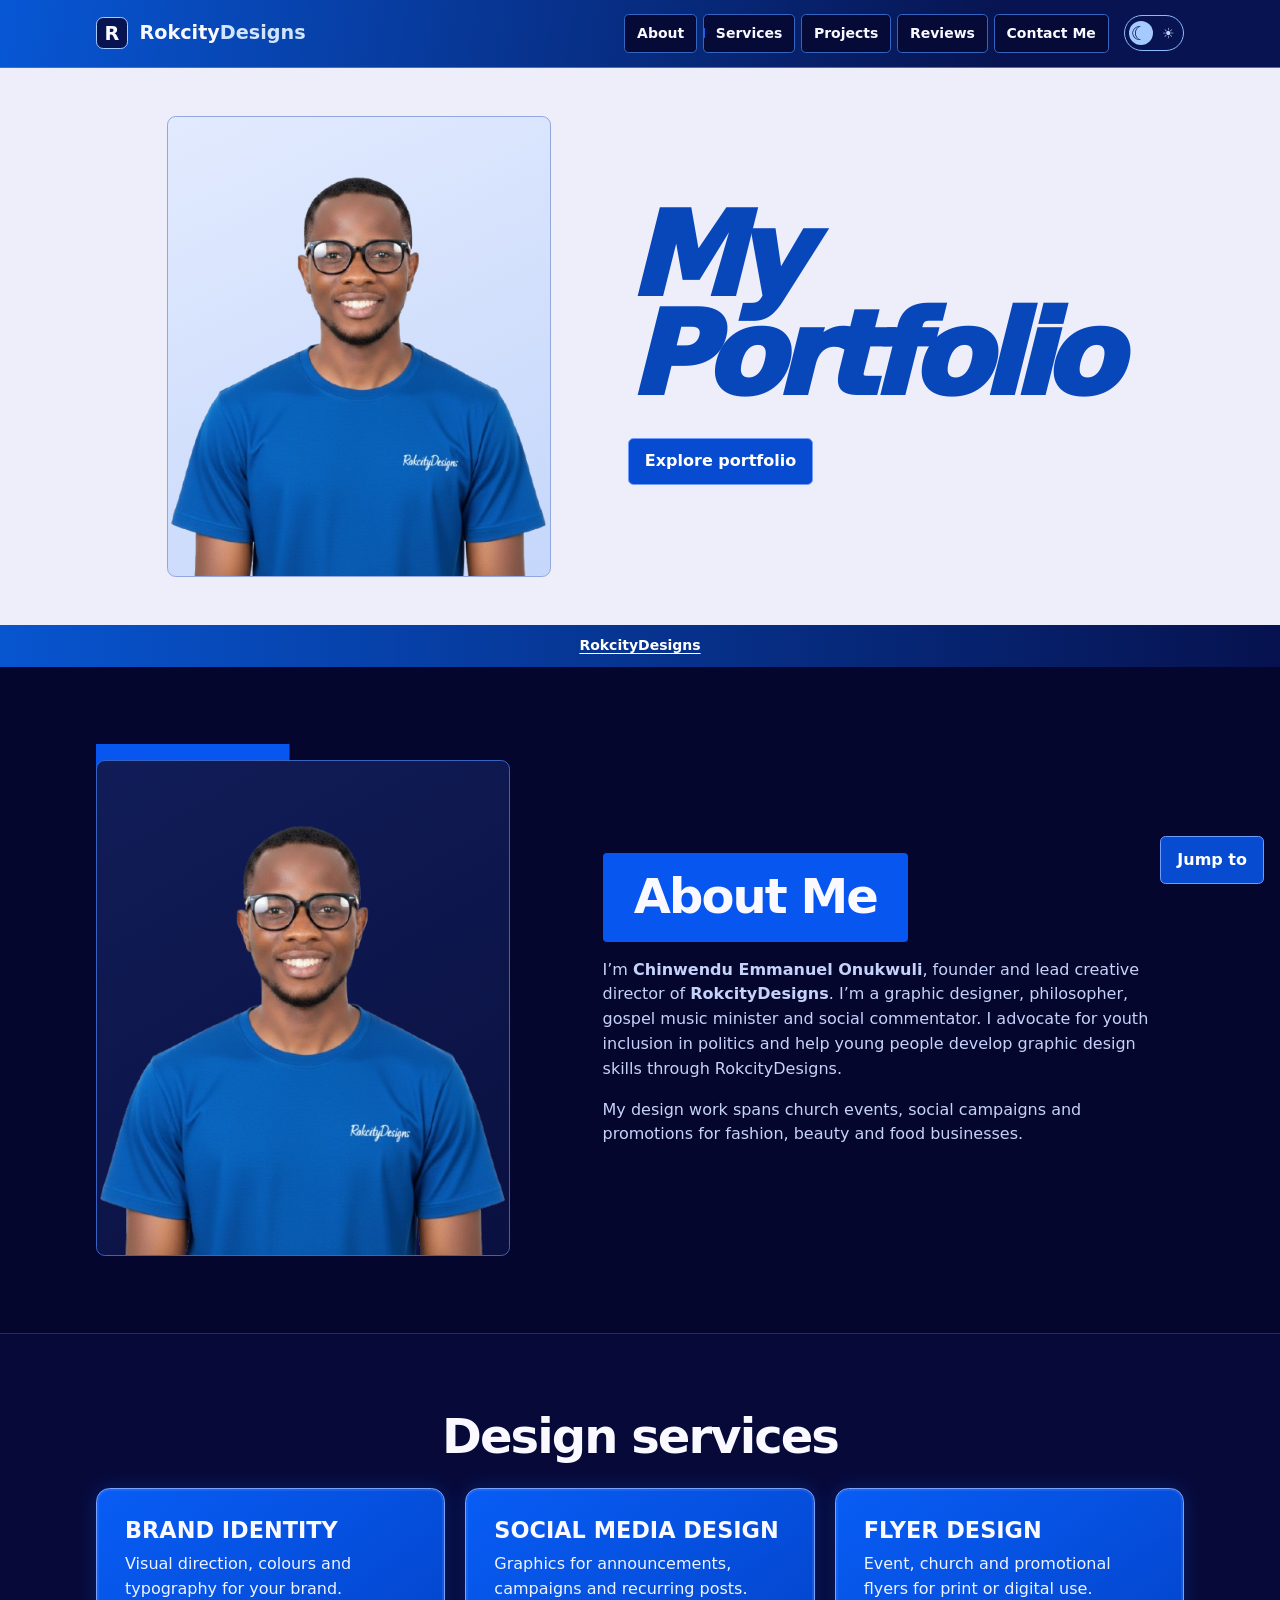
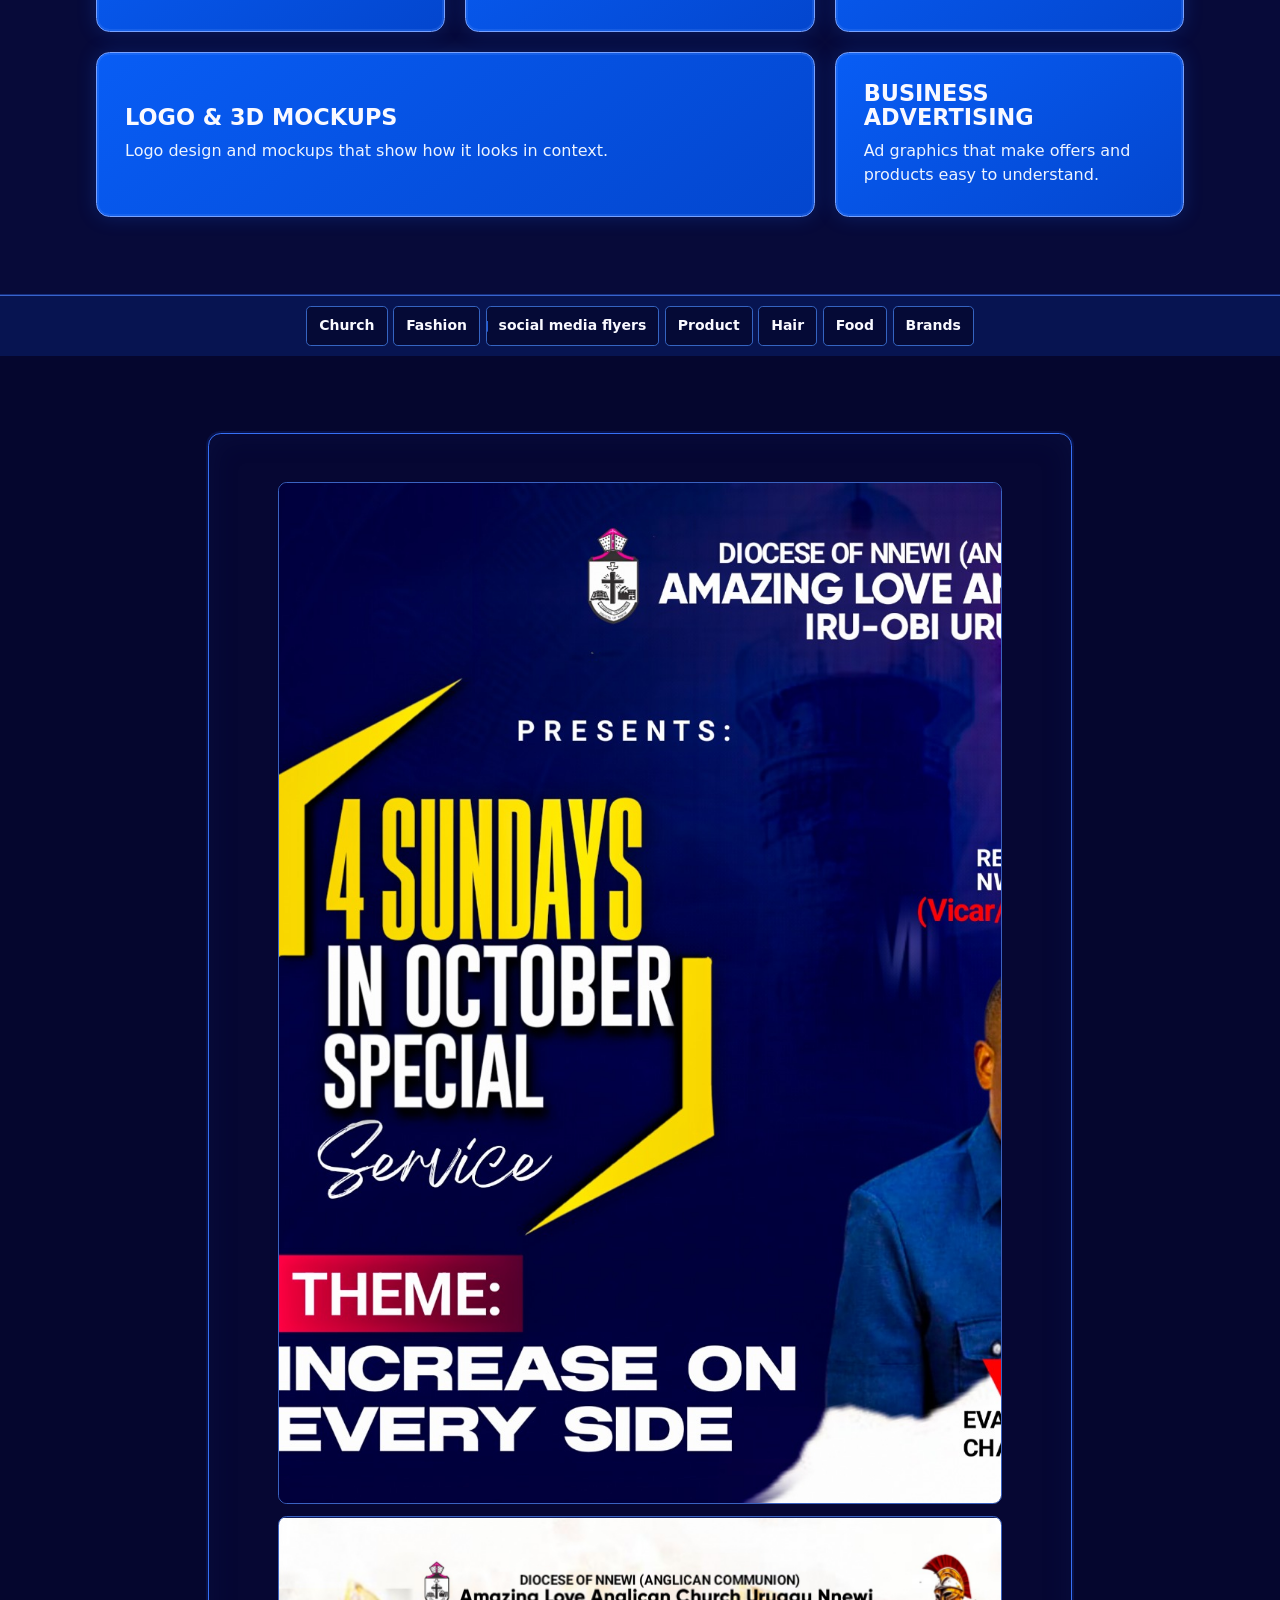
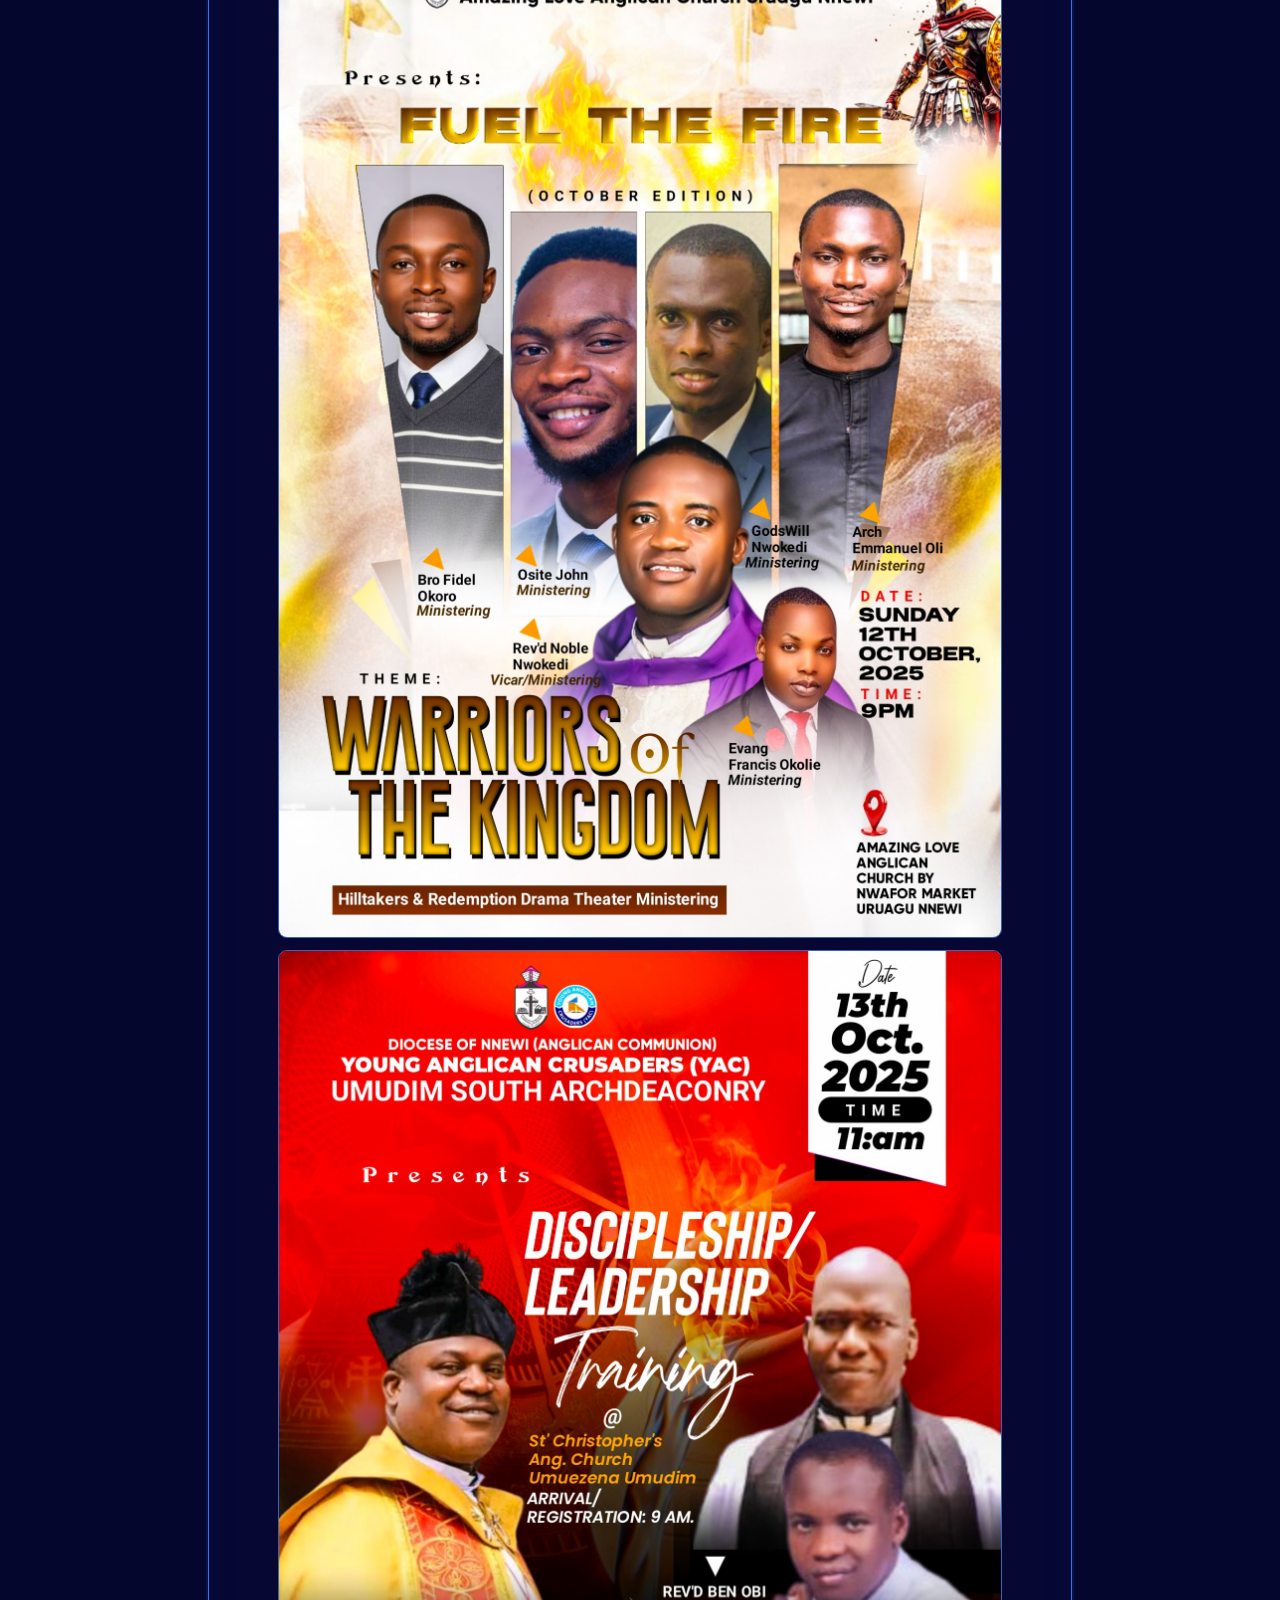
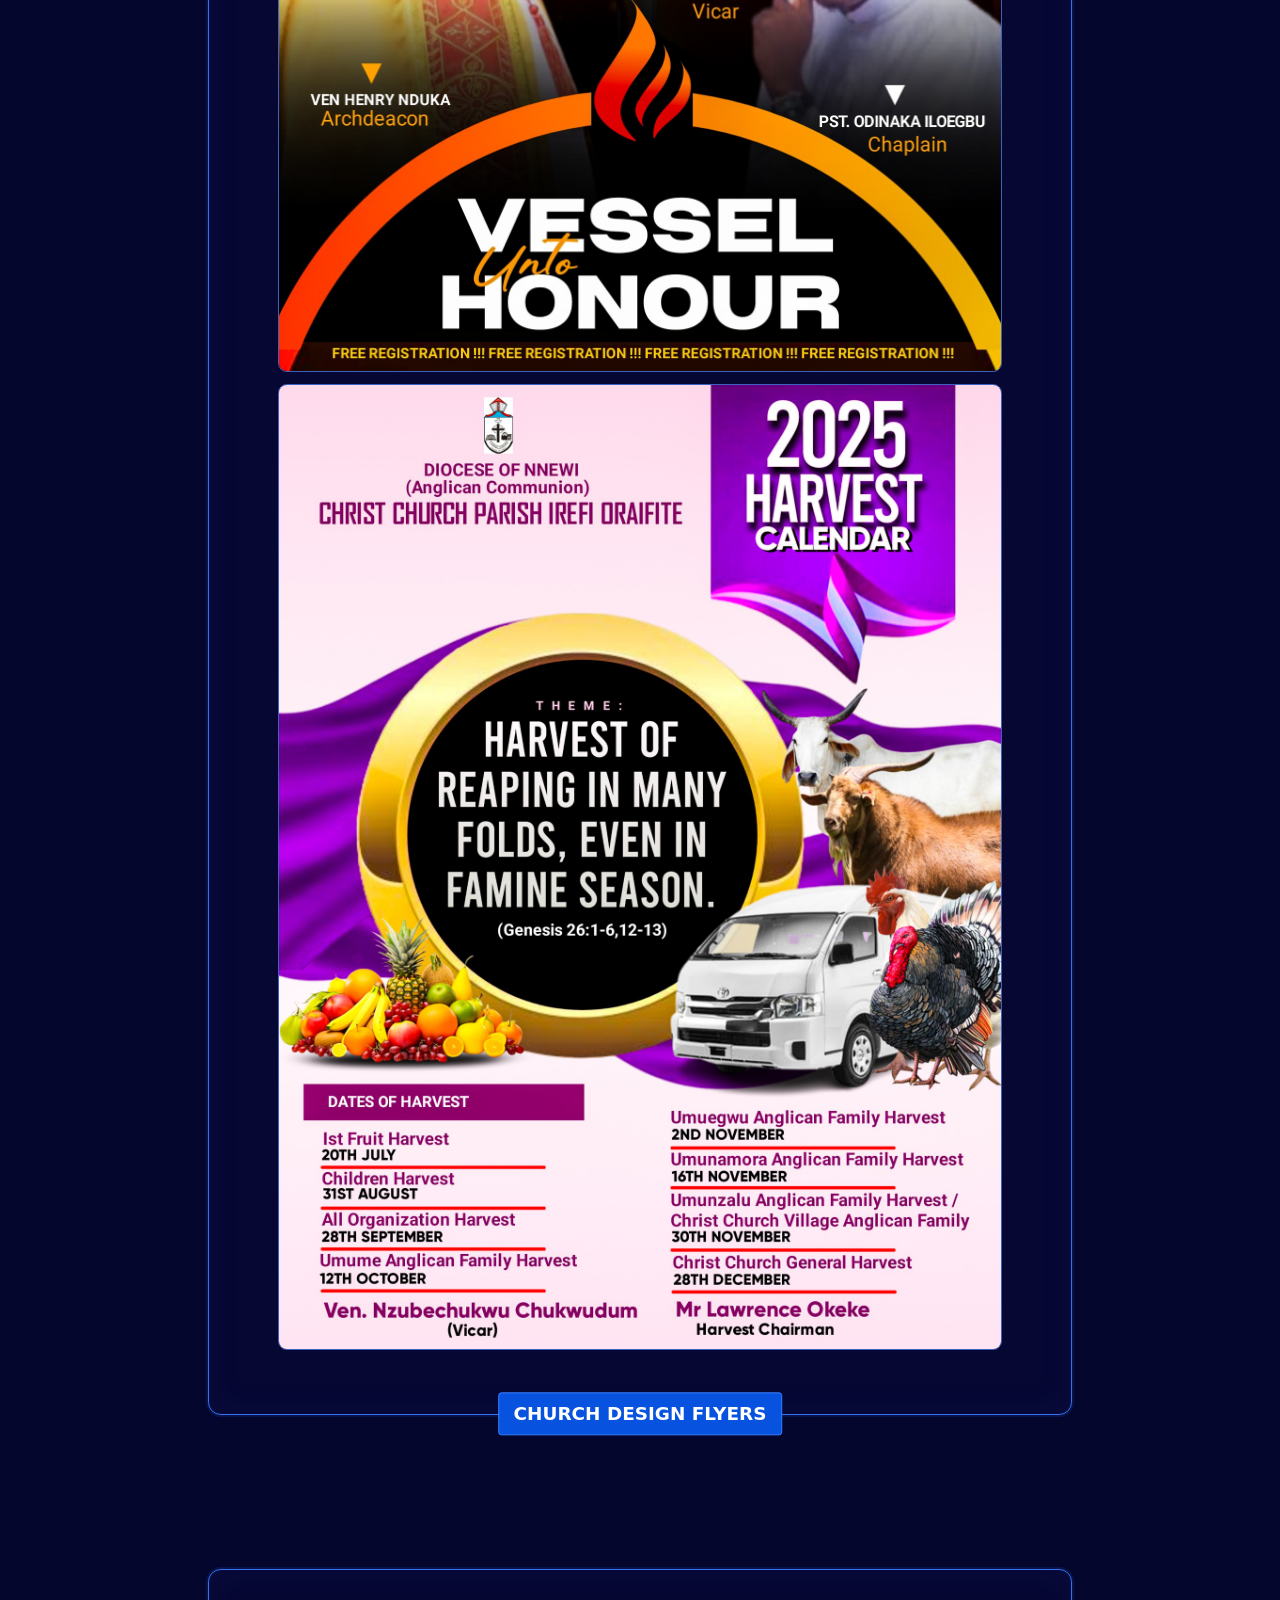
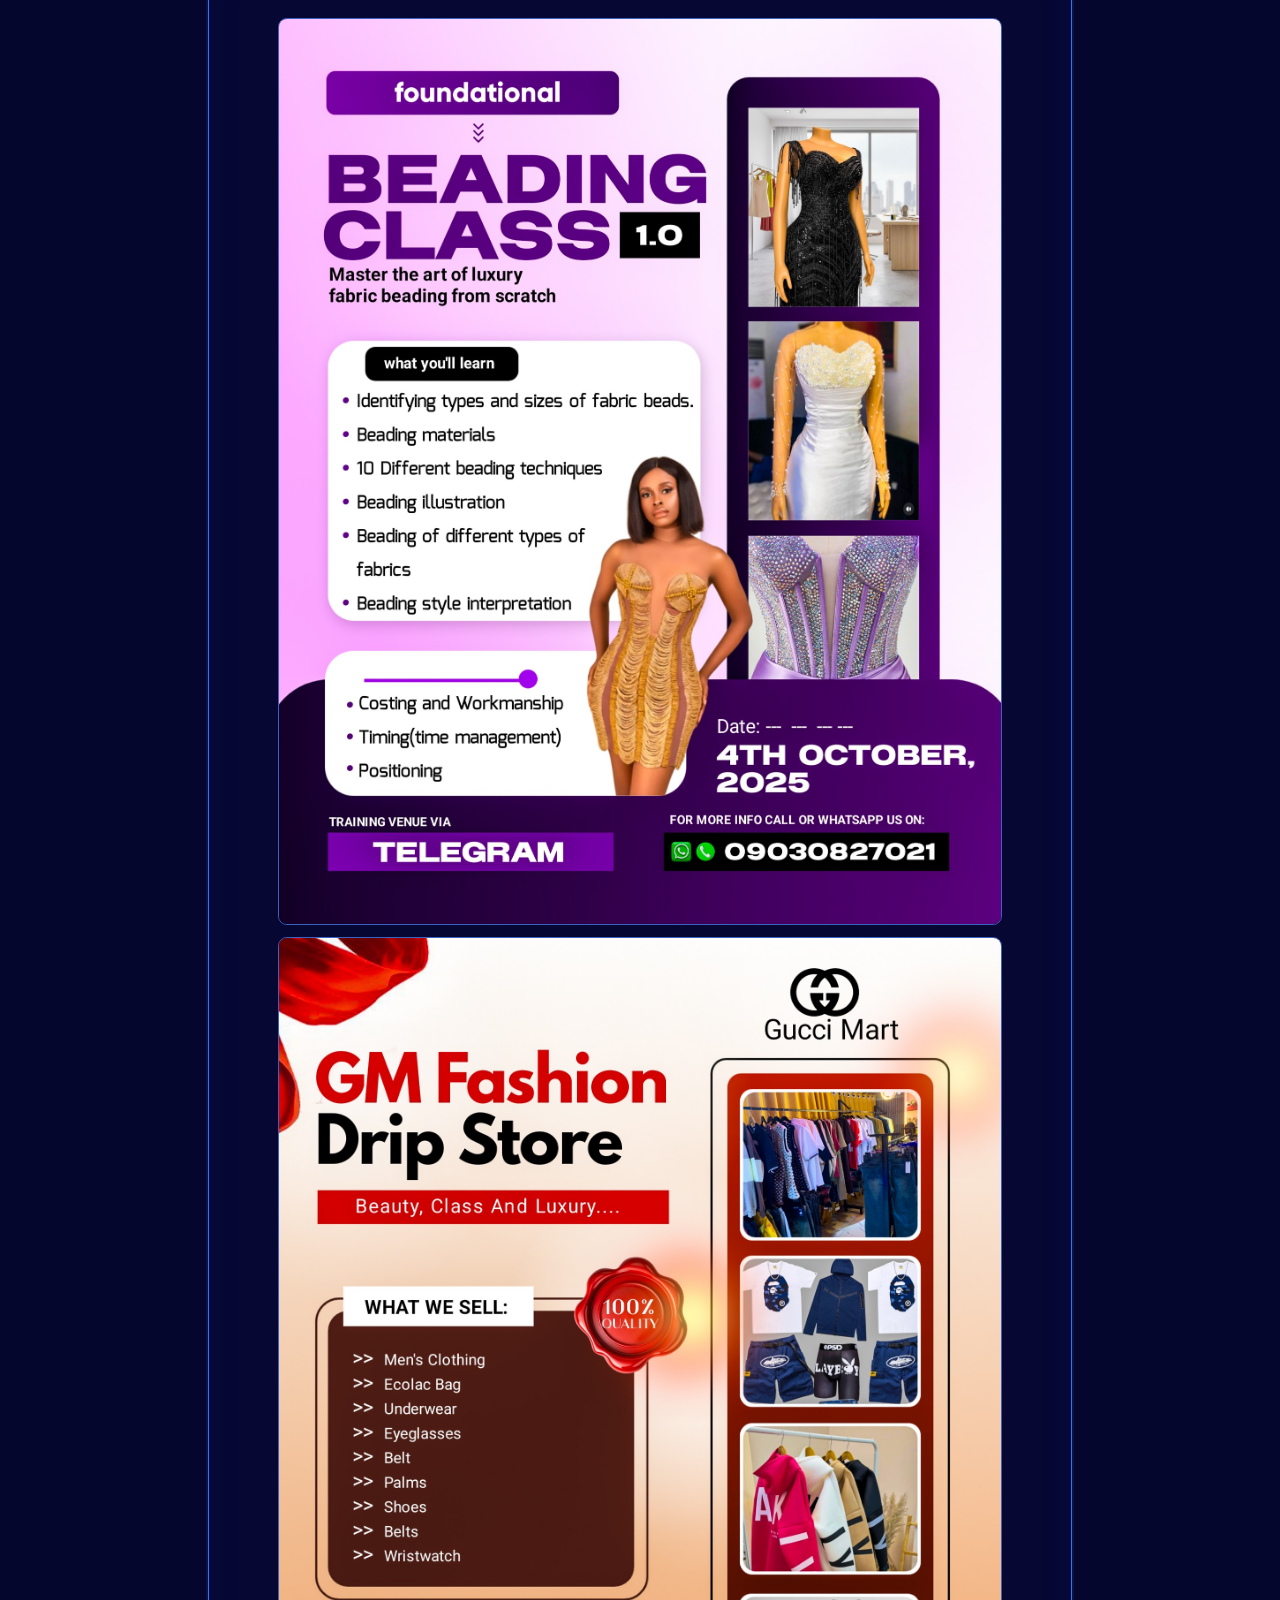
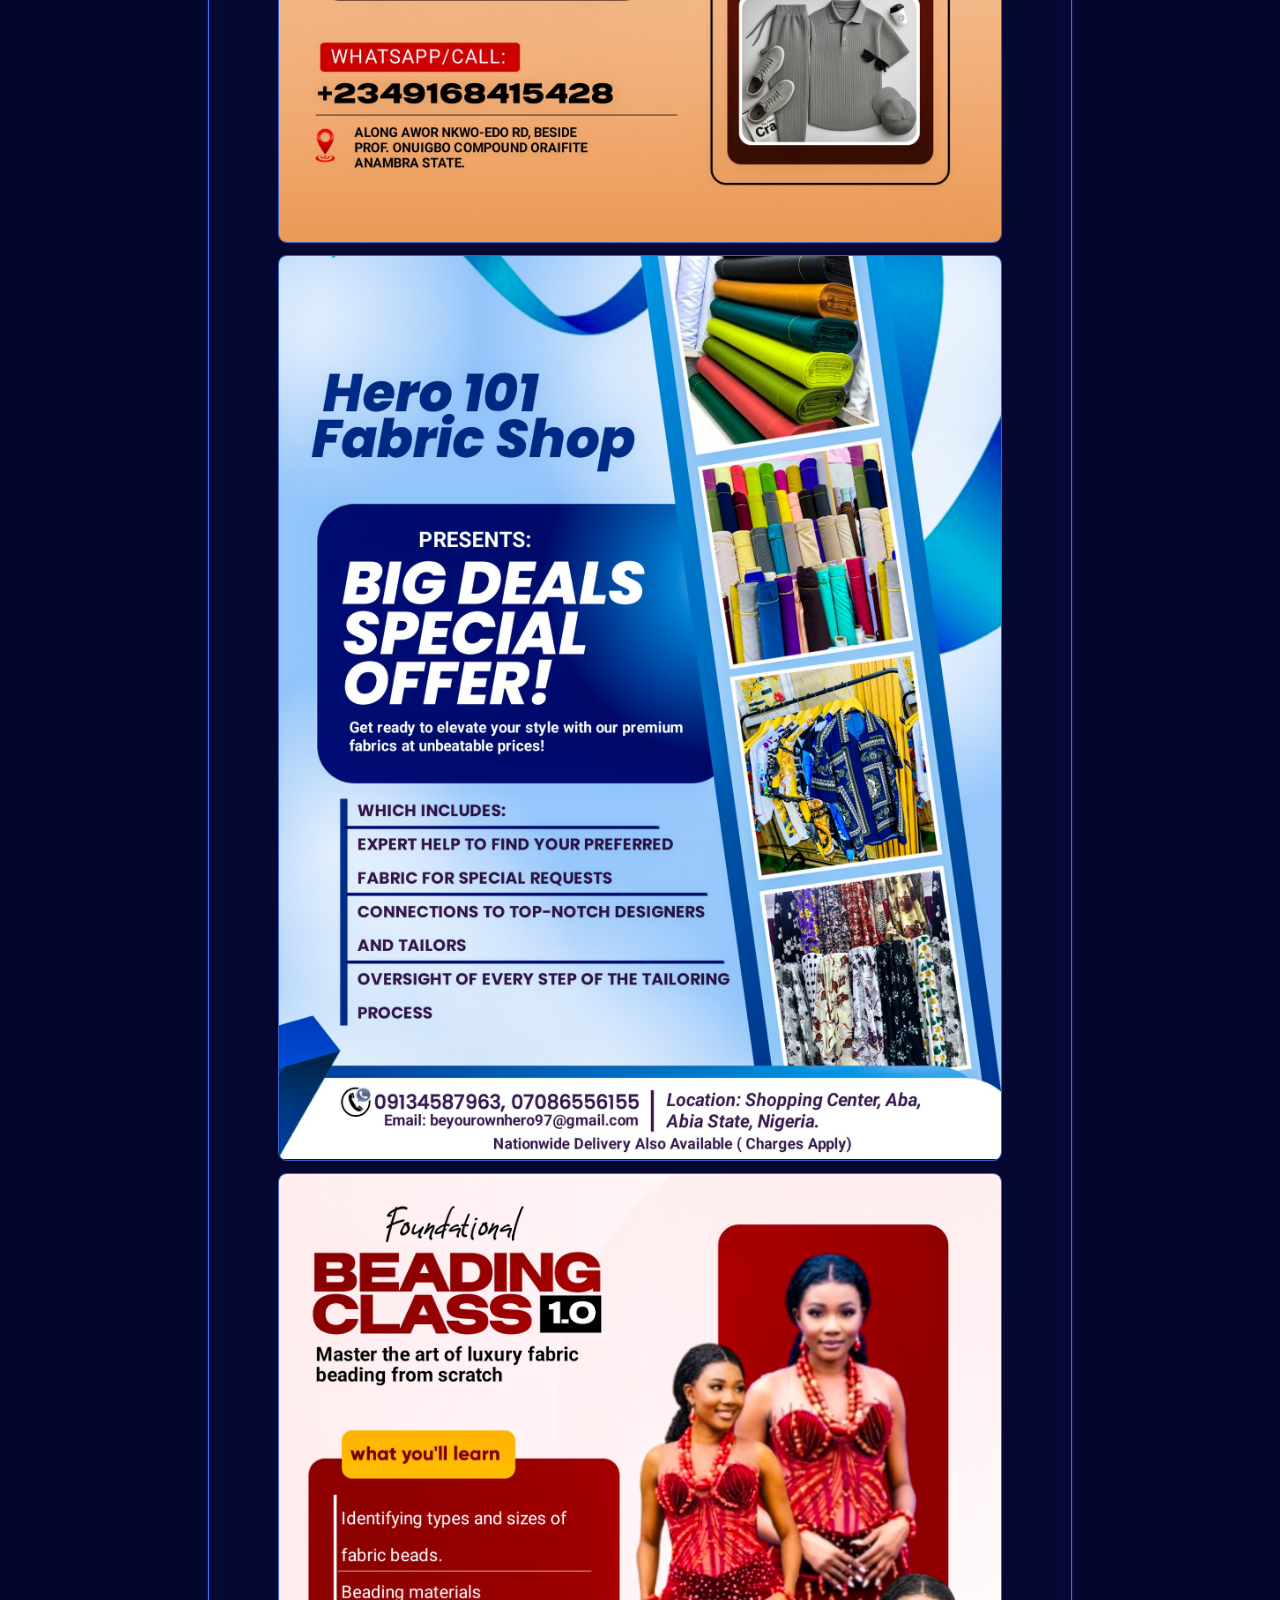
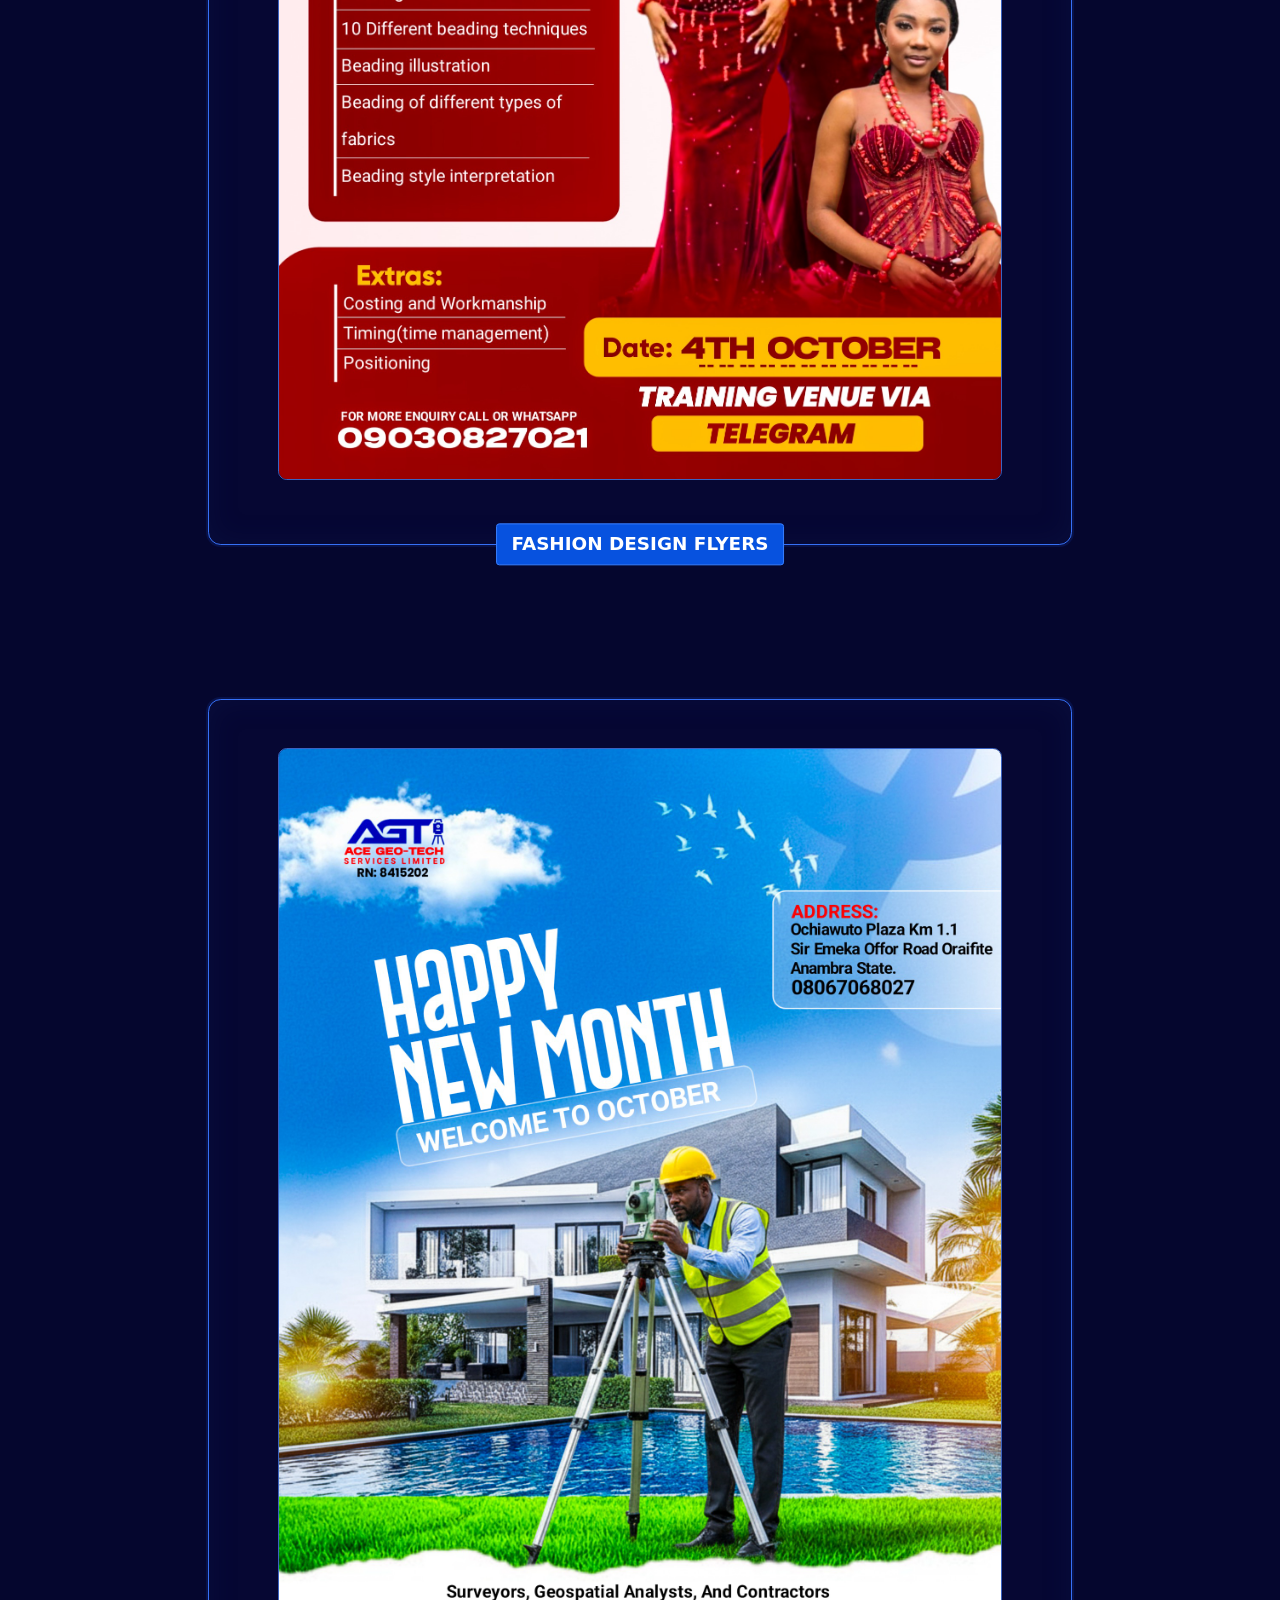
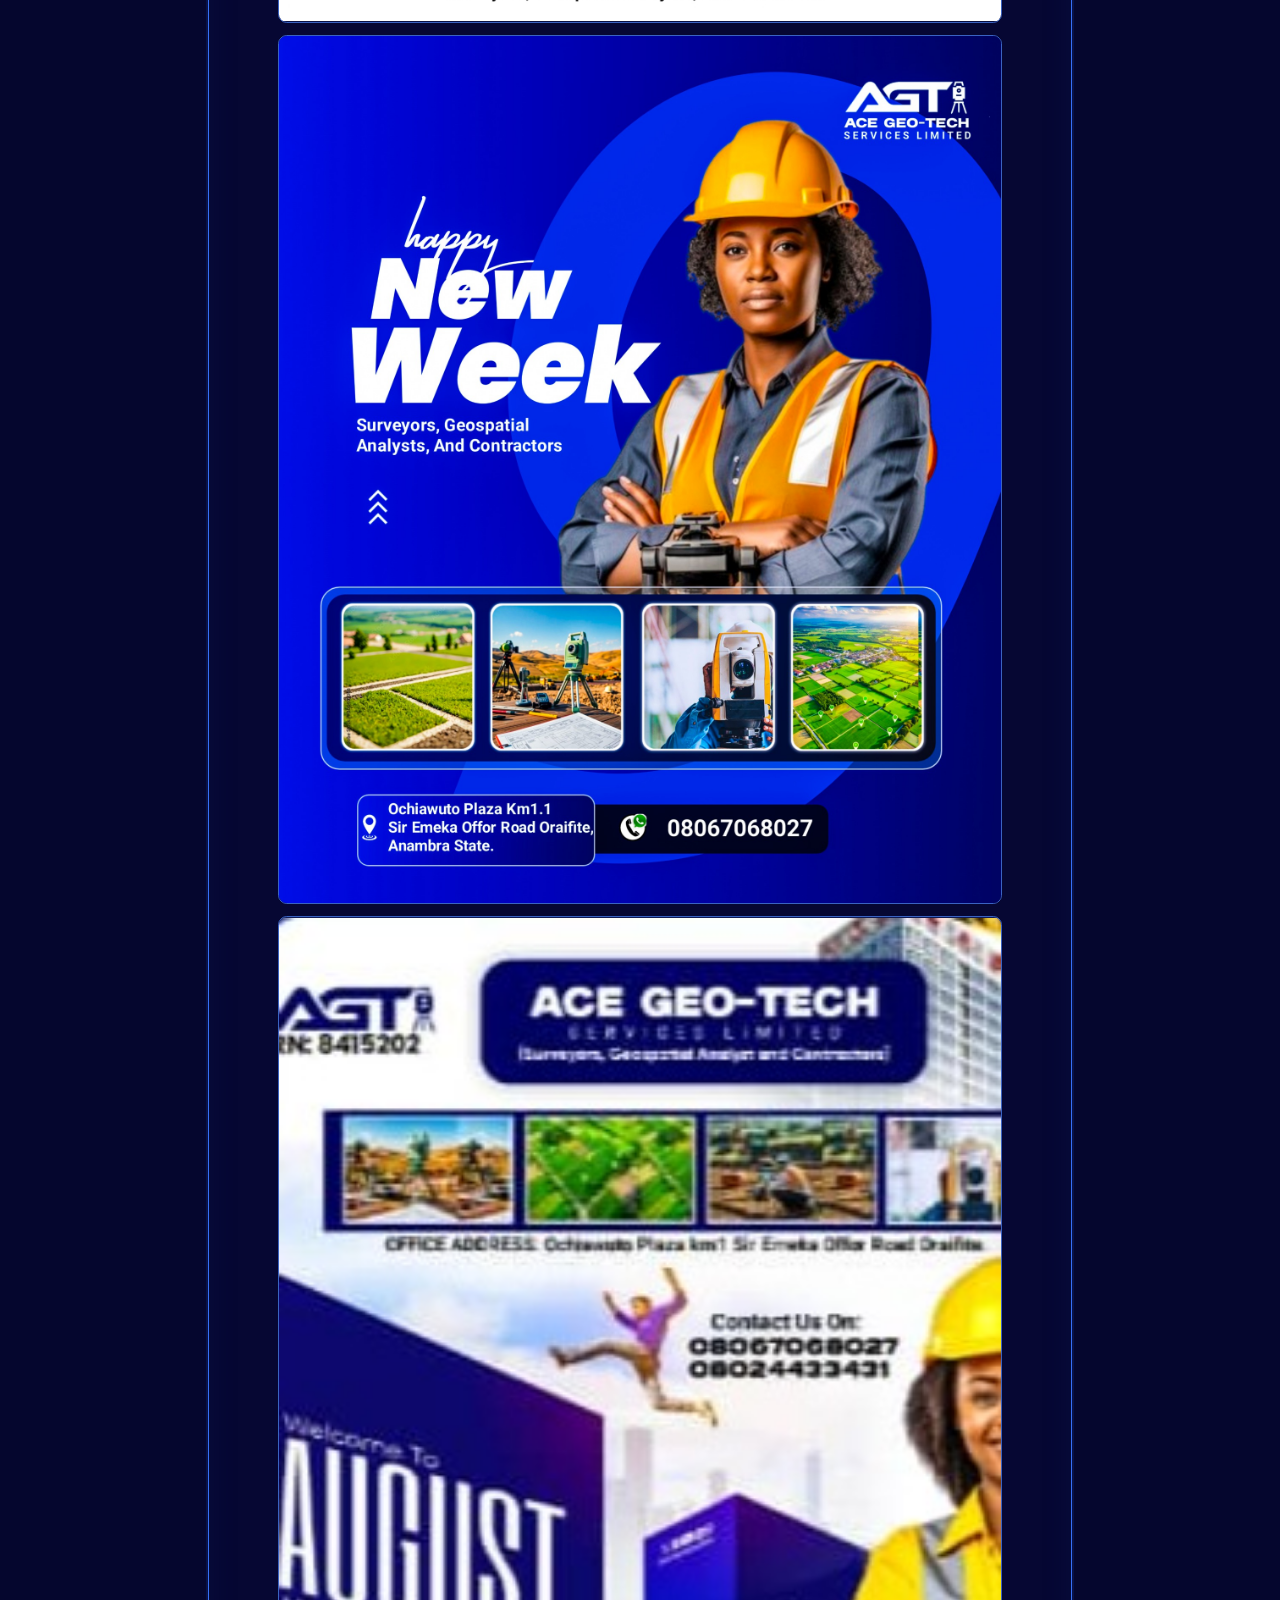
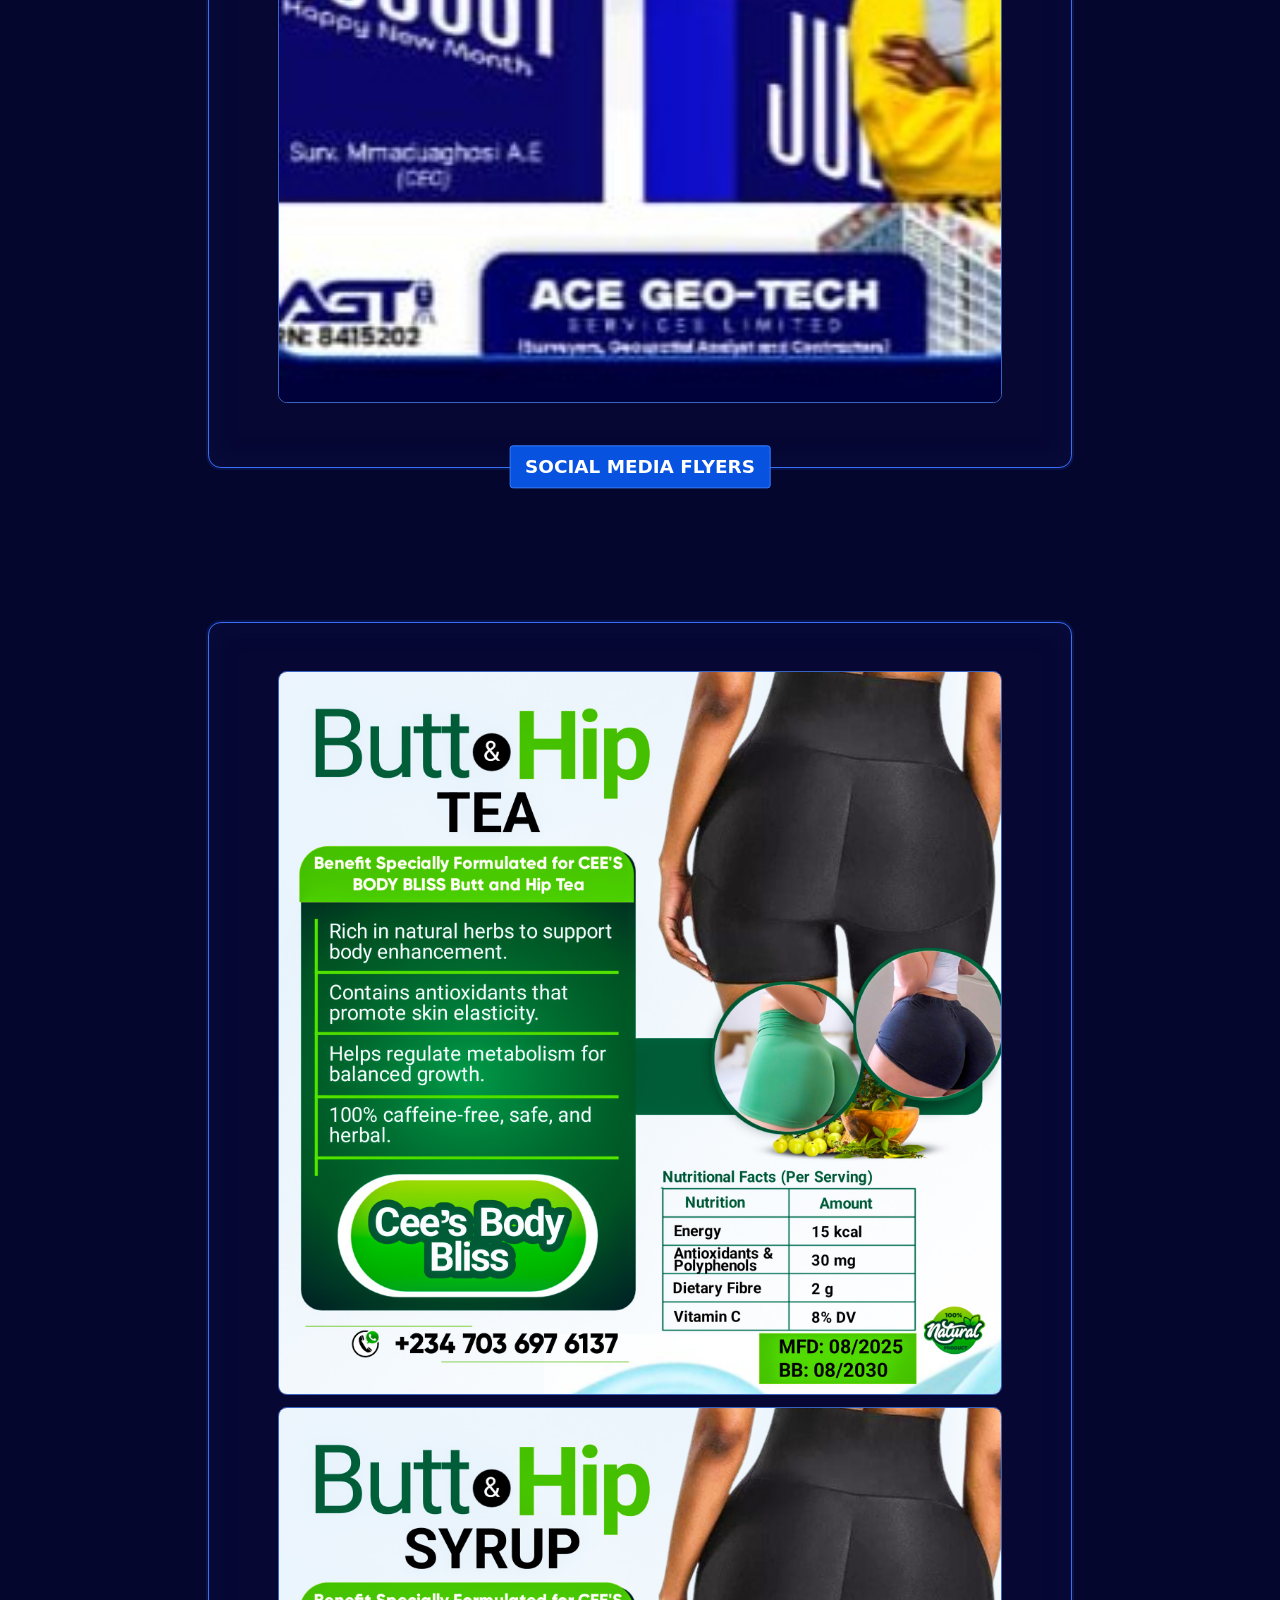
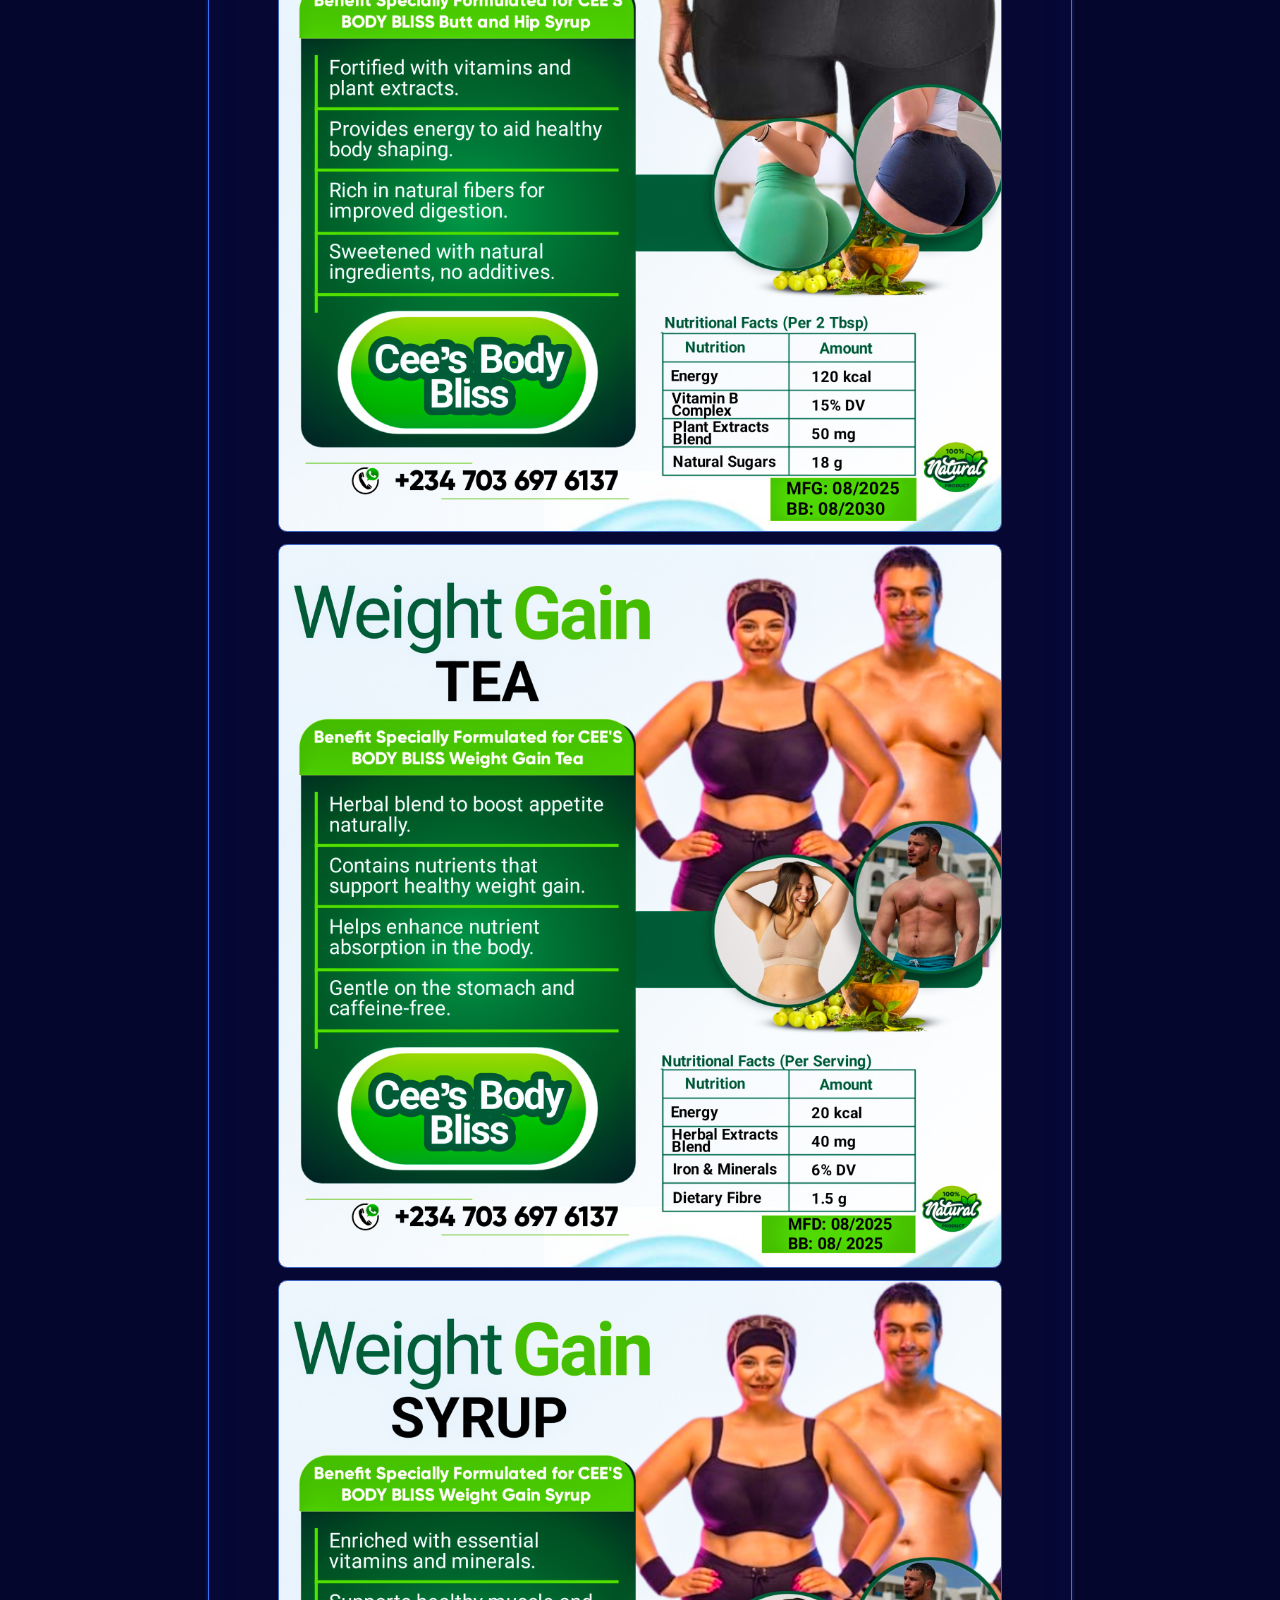
<file: index.html>
<!doctype html>
<html lang="en">
<head>
<meta charset="utf-8">
<meta name="viewport" content="width=device-width, initial-scale=1">
<meta name="description" content="The graphic design portfolio of Chinwendu Emmanuel Onukwuli, founder of RokcityDesigns.">
<title>My Portfolio | RokcityDesigns</title>
<script>
  try {
    if (localStorage.getItem('rokcity-theme') === 'light') {
      document.documentElement.dataset.theme = 'light';
    }
  } catch {
    // Keep the default dark palette when storage is unavailable.
  }
</script>
<link rel="stylesheet" href="styles.css">
<script src="script.js" defer></script>
</head>
<body class="portfolio-page">
<a class="skip" href="#main">Skip to content</a>
<header class="header"><div class="wrap bar">
  <a class="brand" href="#top"><span class="mark" aria-hidden="true">R</span> Rokcity<span>Designs</span></a>
  <div class="header-controls">
    <nav class="main-nav" aria-label="Main navigation">
      <a href="#about">About</a><a href="#services">Services</a><a href="#work">Projects</a><a href="#reviews">Reviews</a><a href="#contact">Contact Me</a>
    </nav>
    <button class="theme-switch" type="button" role="switch" aria-label="Light mode" aria-checked="false" hidden>
      <span class="theme-icon theme-moon" aria-hidden="true">☾</span>
      <span class="theme-icon theme-sun" aria-hidden="true">☀</span>
    </button>
  </div>
</div>
</header>
<main id="main">
  <section class="hero" id="top">
    <div class="wrap hero-grid">
      <figure class="portrait"><div class="media" data-directory="portrait" data-extension="png" data-count="1" data-label="Portrait"><span>Portrait</span></div></figure>
      <div class="hero-copy">
        <h1>My<br>Portfolio</h1>
        <div class="actions"><a class="button primary" href="#about">Explore portfolio</a></div>
      </div>
    </div>
    <div class="cover-strip"><a href="https://wa.me/2348052475887"><span>RokcityDesigns</span></a></div>
  </section>
  <section id="about" class="wrap section about">
    <div class="about-portrait portrait"><div class="media" data-directory="portrait" data-extension="png" data-count="1" data-label="Portrait"><span>Portrait</span></div></div>
    <div class="about-copy"><h2 class="page-title">About Me</h2><p>I’m <strong>Chinwendu Emmanuel Onukwuli</strong>, founder and lead creative director of <strong>RokcityDesigns</strong>. I’m a graphic designer, philosopher, gospel music minister and social commentator. I advocate for youth inclusion in politics and help young people develop graphic design skills through RokcityDesigns.</p><p>My design work spans church events, social campaigns and promotions for fashion, beauty and food businesses.</p></div>
  </section>
  <section id="services" class="section band">
    <div class="wrap">
      <h2 class="page-title">Design services</h2>
      <ul class="services">
        <li><h3>Brand identity</h3><p>Visual direction, colours and typography for your brand.</p></li>
        <li><h3>Social media design</h3><p>Graphics for announcements, campaigns and recurring posts.</p></li>
        <li><h3>Flyer design</h3><p>Event, church and promotional flyers for print or digital use.</p></li>
        <li><h3>Logo &amp; 3D mockups</h3><p>Logo design and mockups that show how it looks in context.</p></li>
        <li><h3>Business advertising</h3><p>Ad graphics that make offers and products easy to understand.</p></li>
      </ul>
    </div>
  </section>
  <div class="project-links" id="work"><div class="wrap">
    <nav class="project-nav" aria-label="Project galleries"><a href="#church">Church</a><a href="#fashion">Fashion</a><a href="#social-geotech">social media flyers</a><a href="#product">Product</a><a href="#hair">Hair</a><a href="#food">Food</a><a href="#social-brands">Brands</a></nav>
  </div></div>
  <section id="church" class="wrap section project"><div class="project-frame"><div class="media" data-directory="church" data-count="4" data-label="Church flyer"><span>Church flyer images</span></div><h2 class="project-title">Church Design Flyers</h2></div></section>
  <section id="fashion" class="wrap section project"><div class="project-frame"><div class="media" data-directory="fashion" data-count="4" data-label="Fashion flyer"><span>Fashion flyer images</span></div><h2 class="project-title">Fashion Design Flyers</h2></div></section>
  <section id="social-geotech" class="wrap section project"><div class="project-frame"><div class="media" data-directory="social-geotech" data-count="3" data-label="Social media flyer"><span>Social media flyer images</span></div><h2 class="project-title">social media flyers</h2></div></section>
  <section id="product" class="wrap section project"><div class="project-frame"><div class="media" data-directory="product" data-count="4" data-label="Product promotion flyer"><span>Product flyer images</span></div><h2 class="project-title">Product Design Flyers</h2></div></section>
  <section id="hair" class="wrap section project"><div class="project-frame"><div class="media" data-directory="hair" data-count="2" data-label="Hair vendor flyer"><span>Hair vendor flyer images</span></div><h2 class="project-title">Hair Vendor Design Flyers</h2></div></section>
  <section id="food" class="wrap section project"><div class="project-frame"><div class="media" data-directory="food" data-count="1" data-label="Food flyer"><span>Food flyer images</span></div><h2 class="project-title">Food Design Flyers</h2></div></section>
  <section id="social-brands" class="wrap section project"><div class="project-frame"><div class="media" data-directory="social-brands" data-count="1" data-label="Brand social media flyer"><span>Brand flyer images</span></div><h2 class="project-title">Social Media Flyers · Brands</h2></div></section>
  <section id="reviews" class="section band">
    <div class="wrap">
      <h2 class="page-title">Client reviews</h2>
      <div class="media review-media" data-directory="review" data-count="1" data-label="Client reviews collage"><span>Client review image</span></div>
      <div class="quotes"><blockquote>“Your designs are top-notch. I love it.”</blockquote><blockquote>“Beautiful concept.”</blockquote><blockquote>“Your designs are beautiful.”</blockquote></div>
    </div>
  </section>
  <section id="contact" class="wrap section">
    <div class="contact">
      <div><h2 class="page-title">Reach Me On</h2><p>Tell me what you need designed and when you need it.</p><a class="button primary" href="https://wa.me/2348052475887">WhatsApp</a></div>
      <ul class="socials"><li><a href="https://www.instagram.com/rokcity_designs/">Instagram <span>@Rokcity_Designs</span></a></li><li><a href="https://www.tiktok.com/@rokcitydesigns">TikTok <span>@RokcityDesigns</span></a></li><li><a href="https://www.facebook.com/search/top/?q=Chinwendu%20Emmanuel%20Onukwuli">Facebook <span>Search Chinwendu Emmanuel Onukwuli</span></a></li><li><a href="https://www.pinterest.com/search/users/?q=Chinwendu%20Emmanuel">Pinterest <span>Search Chinwendu Emmanuel</span></a></li></ul>
    </div>
  </section>
</main>
<button class="button primary jump-button" type="button" popovertarget="jump-menu" hidden>Jump to</button>
<div id="jump-menu" class="jump-menu" popover>
  <nav aria-label="Jump to a section">
    <a href="#top">Portfolio cover</a>
    <a href="#about">About</a>
    <a href="#services">Services</a>
    <a href="#work">Project galleries</a>
    <a href="#church">Church</a>
    <a href="#fashion">Fashion</a>
    <a href="#social-geotech">social media flyers</a>
    <a href="#product">Product</a>
    <a href="#hair">Hair</a>
    <a href="#food">Food</a>
    <a href="#social-brands">Brands</a>
    <a href="#reviews">Reviews</a>
    <a href="#contact">Contact Me</a>
  </nav>
</div>
<dialog id="viewer" aria-label="Artwork preview"><form method="dialog"><button aria-label="Close preview">Close</button></form><img alt=""></dialog>
</body>
</html>
</file>
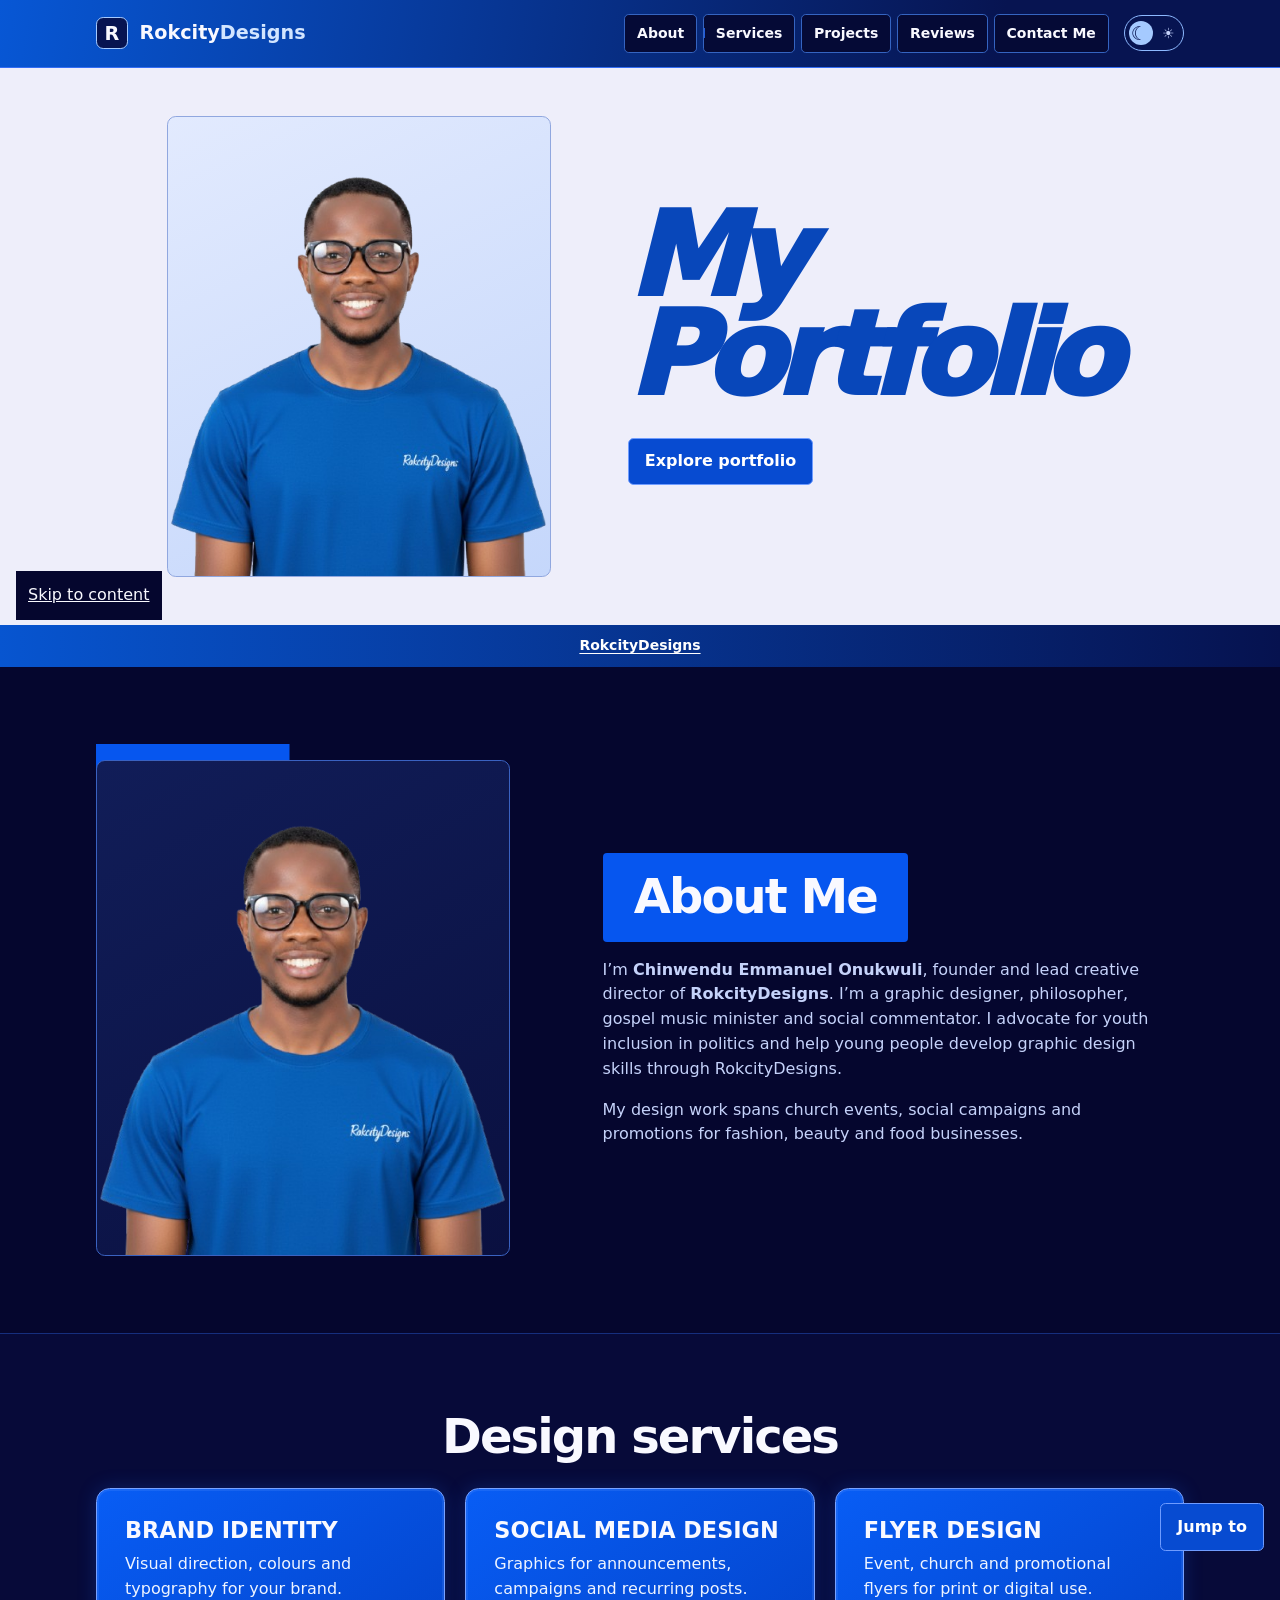
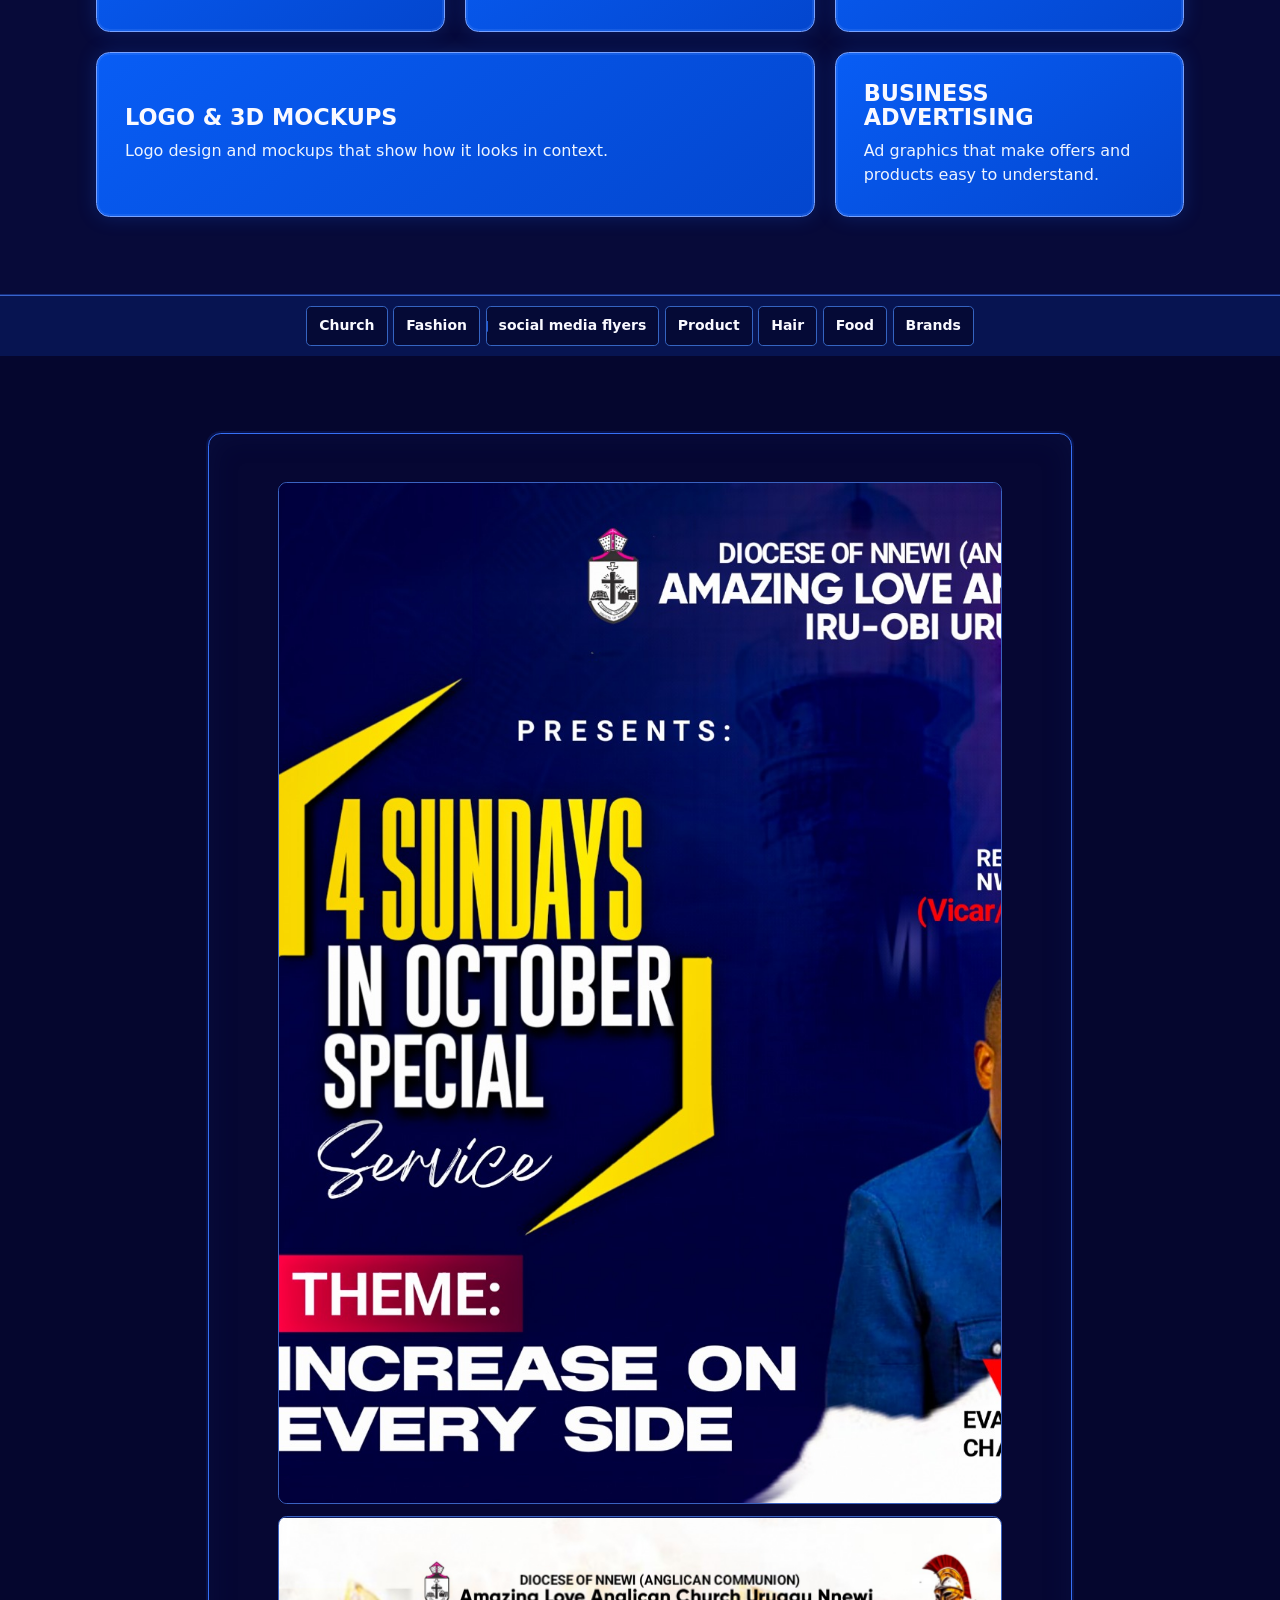
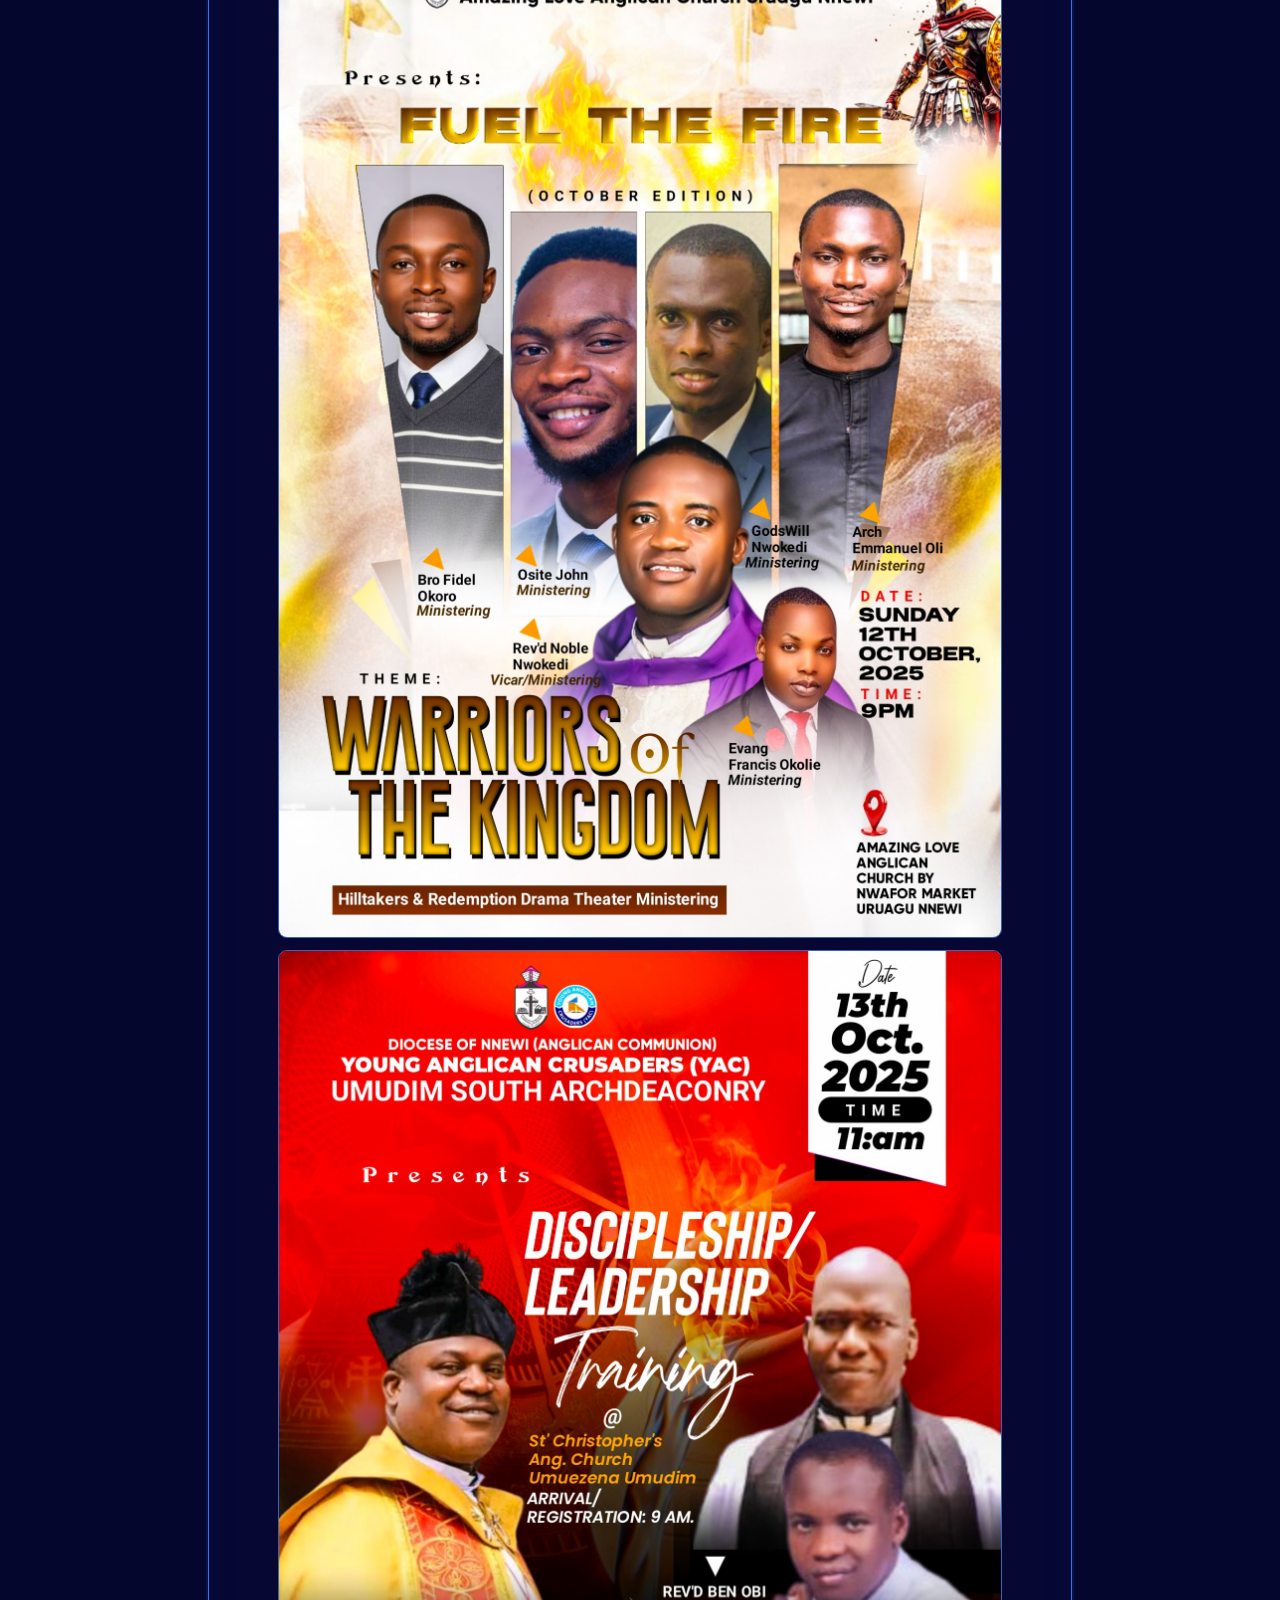
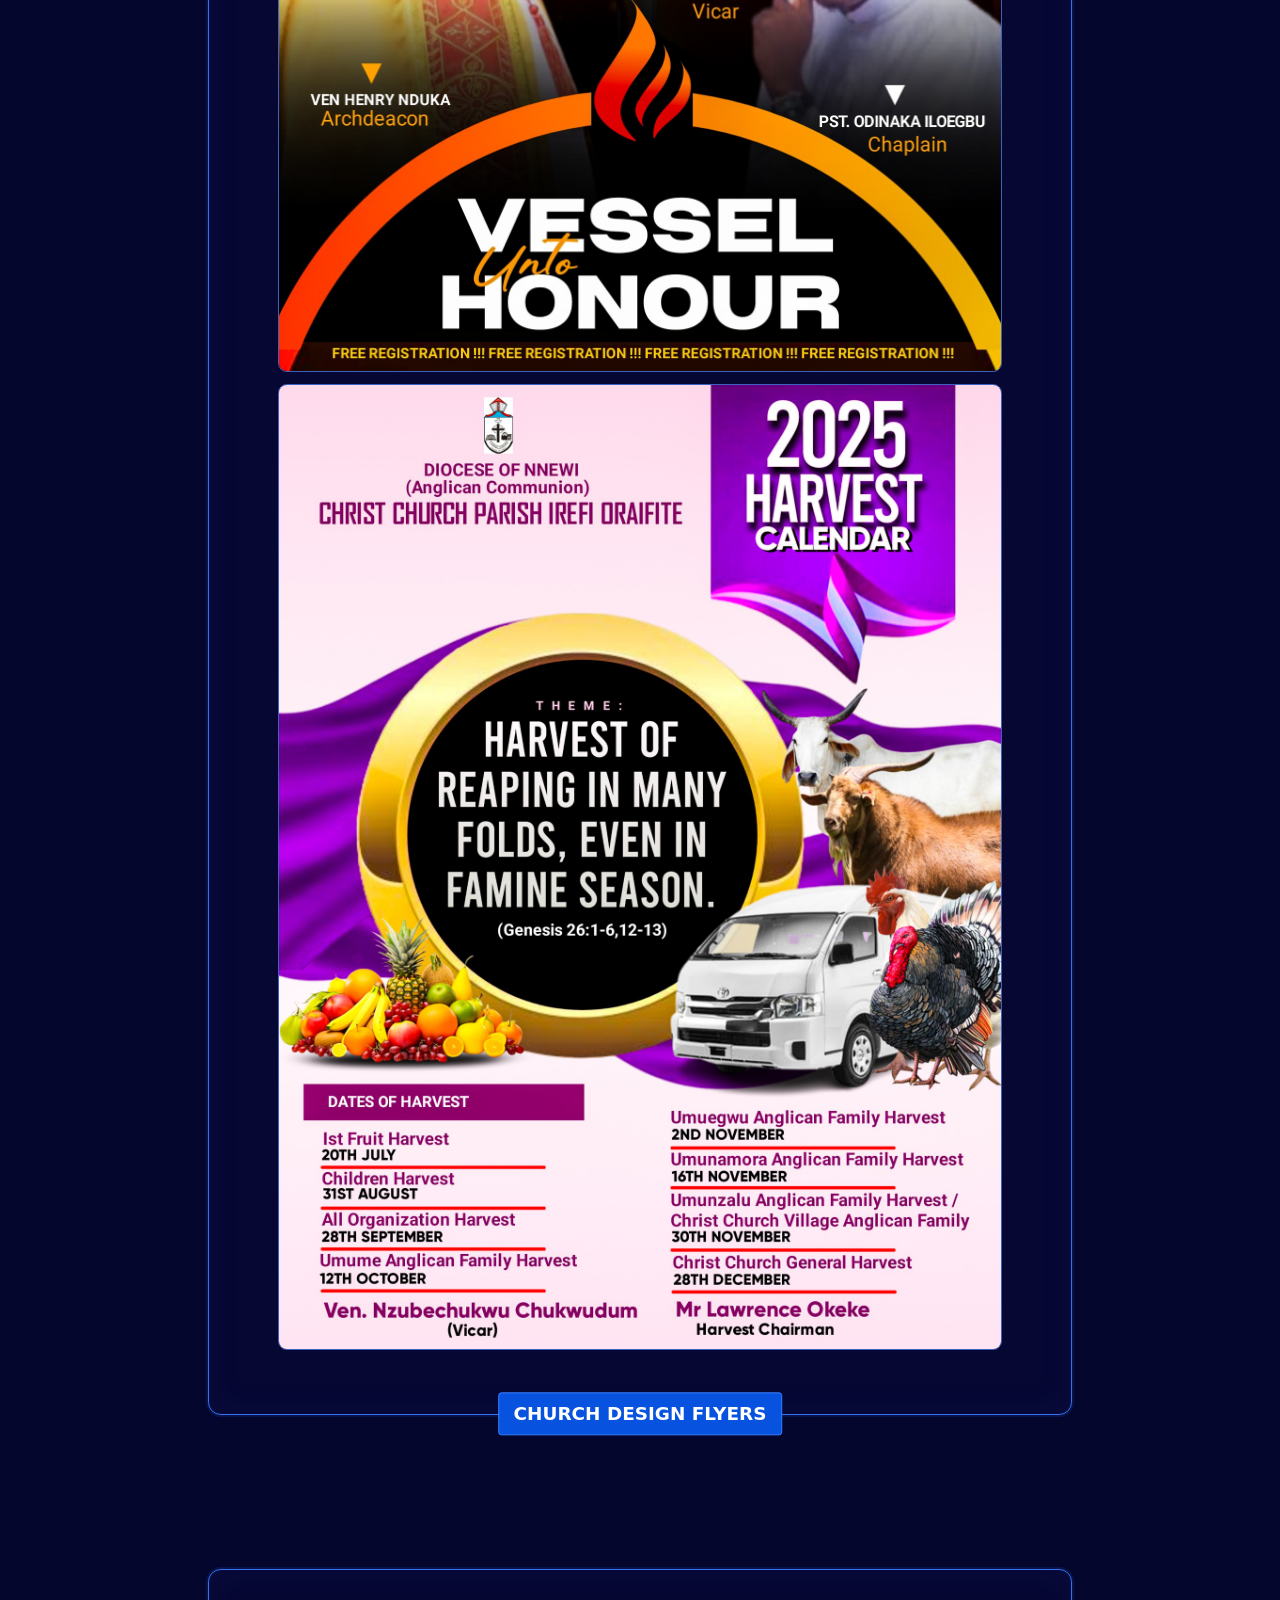
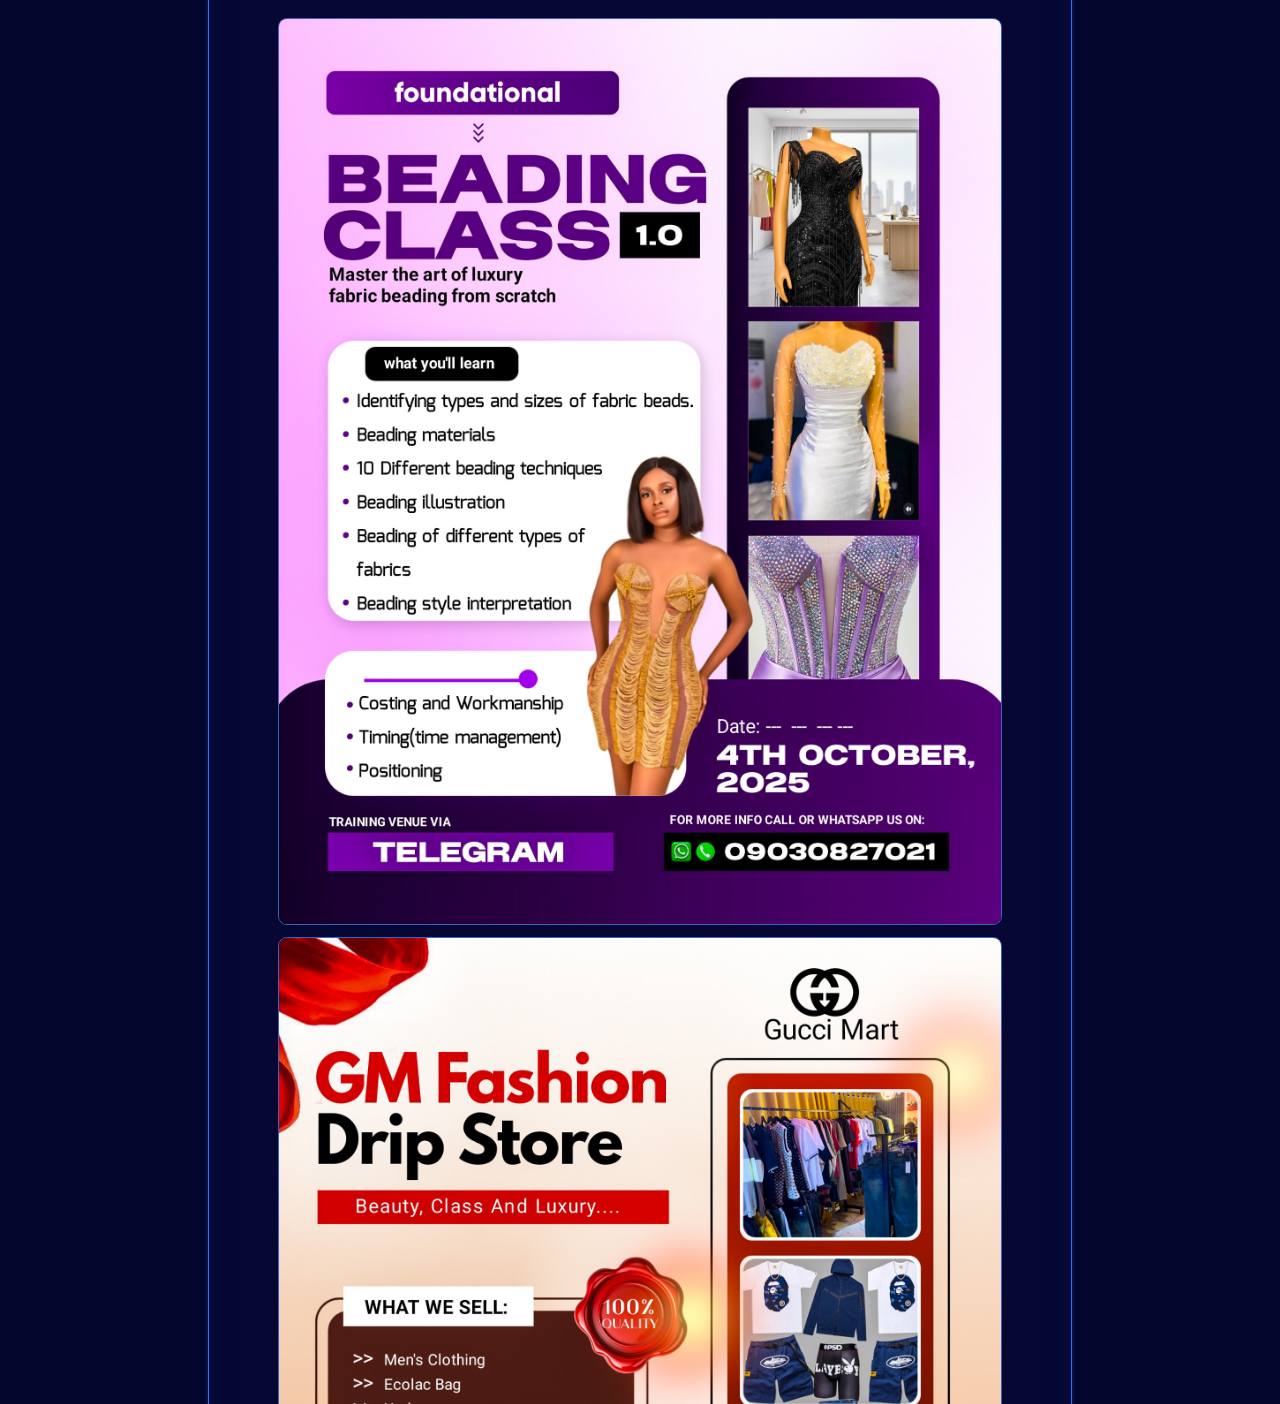
<file: about.html>
<!doctype html>
<html lang="en">
<head>
<meta charset="utf-8">
<meta name="viewport" content="width=device-width, initial-scale=1">
<meta http-equiv="refresh" content="0; url=index.html#about">
<title>About Me | RokcityDesigns</title>
</head>
<body>
<p><a href="index.html#about">Open About Me</a></p>
</body>
</html>
</file>
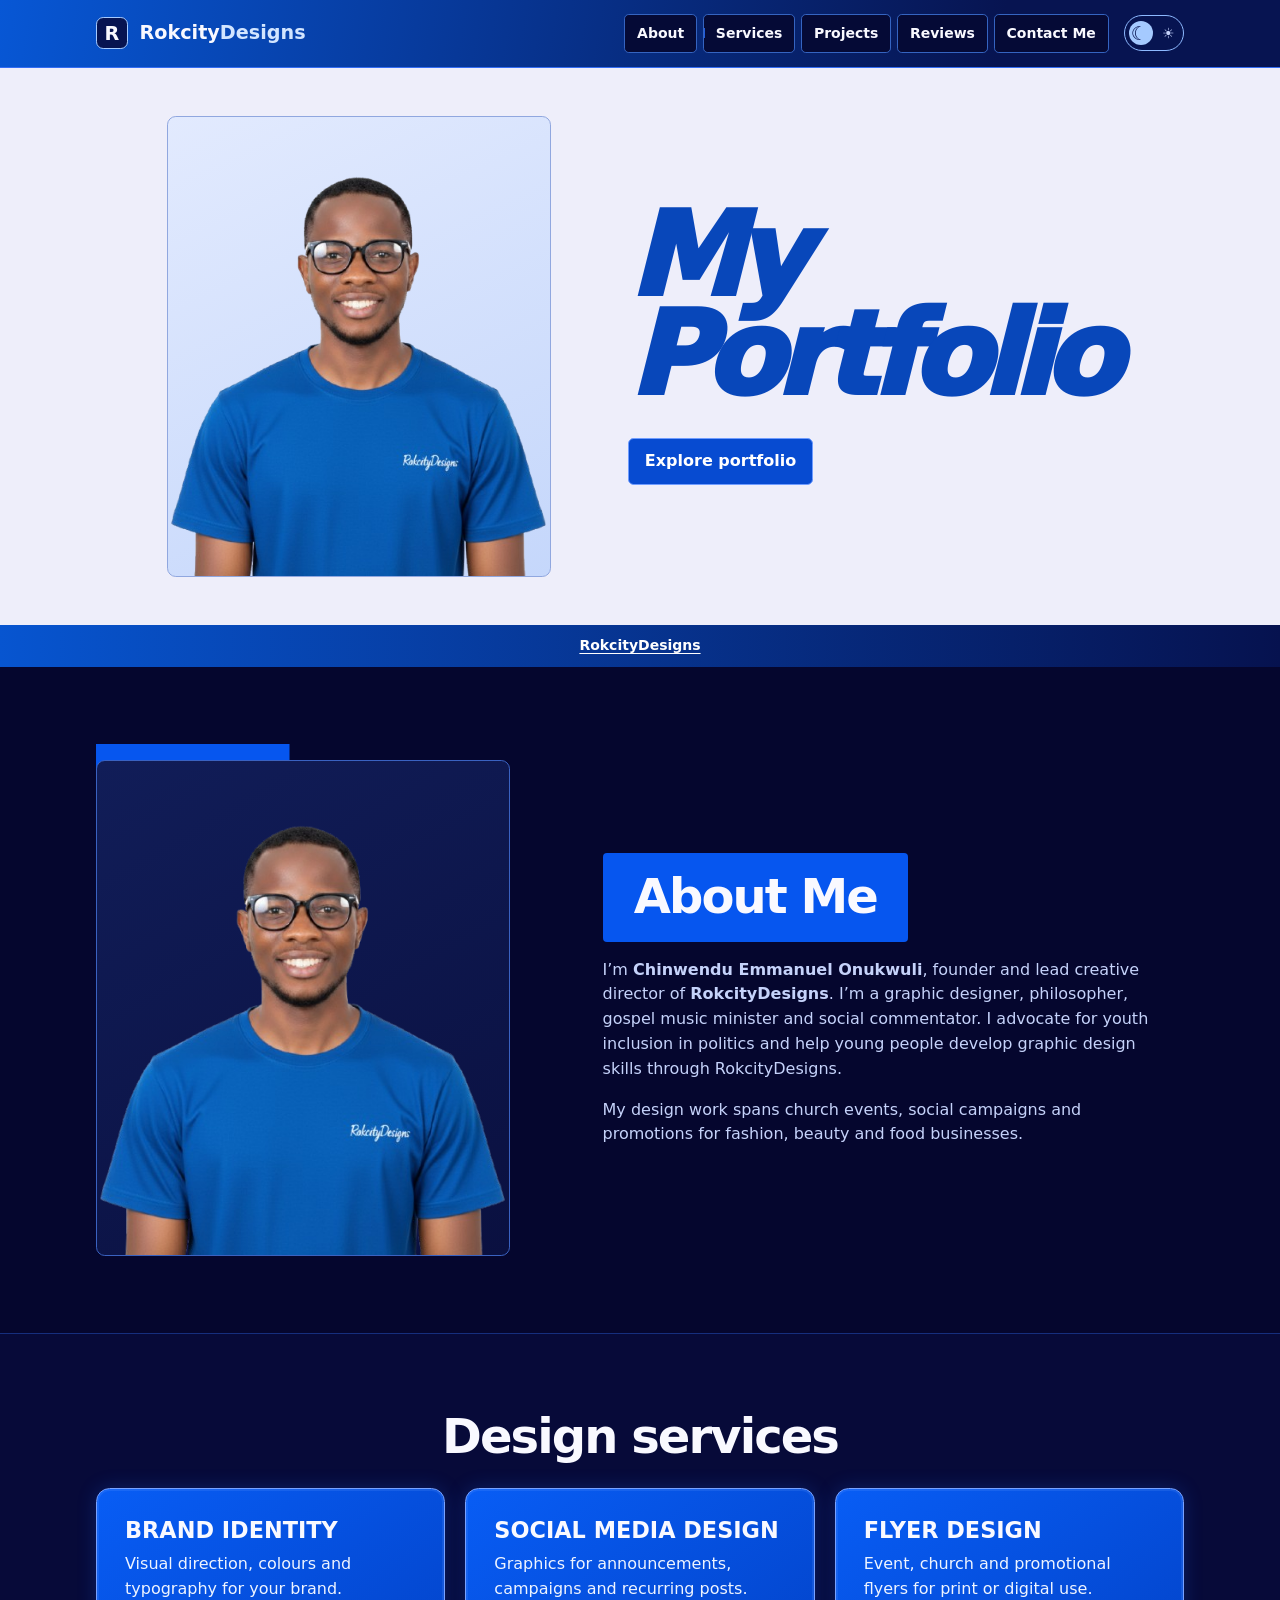
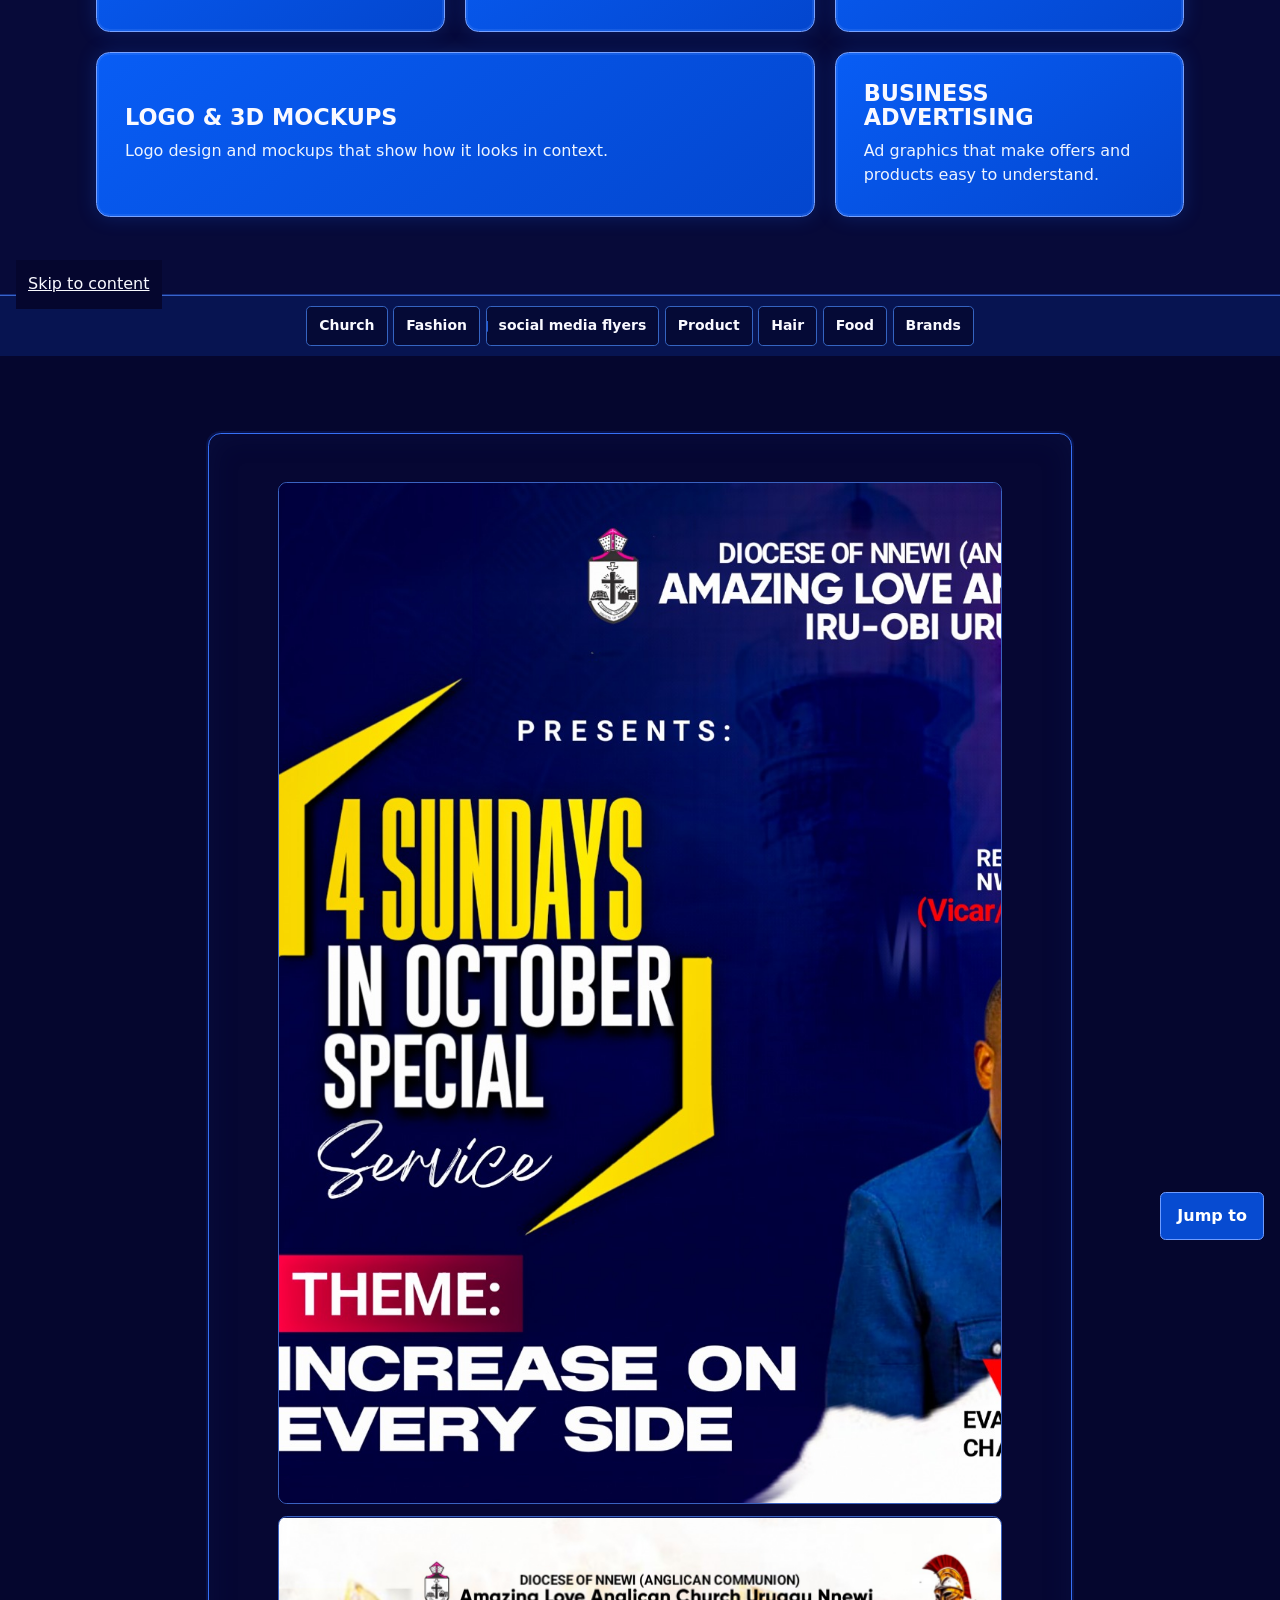
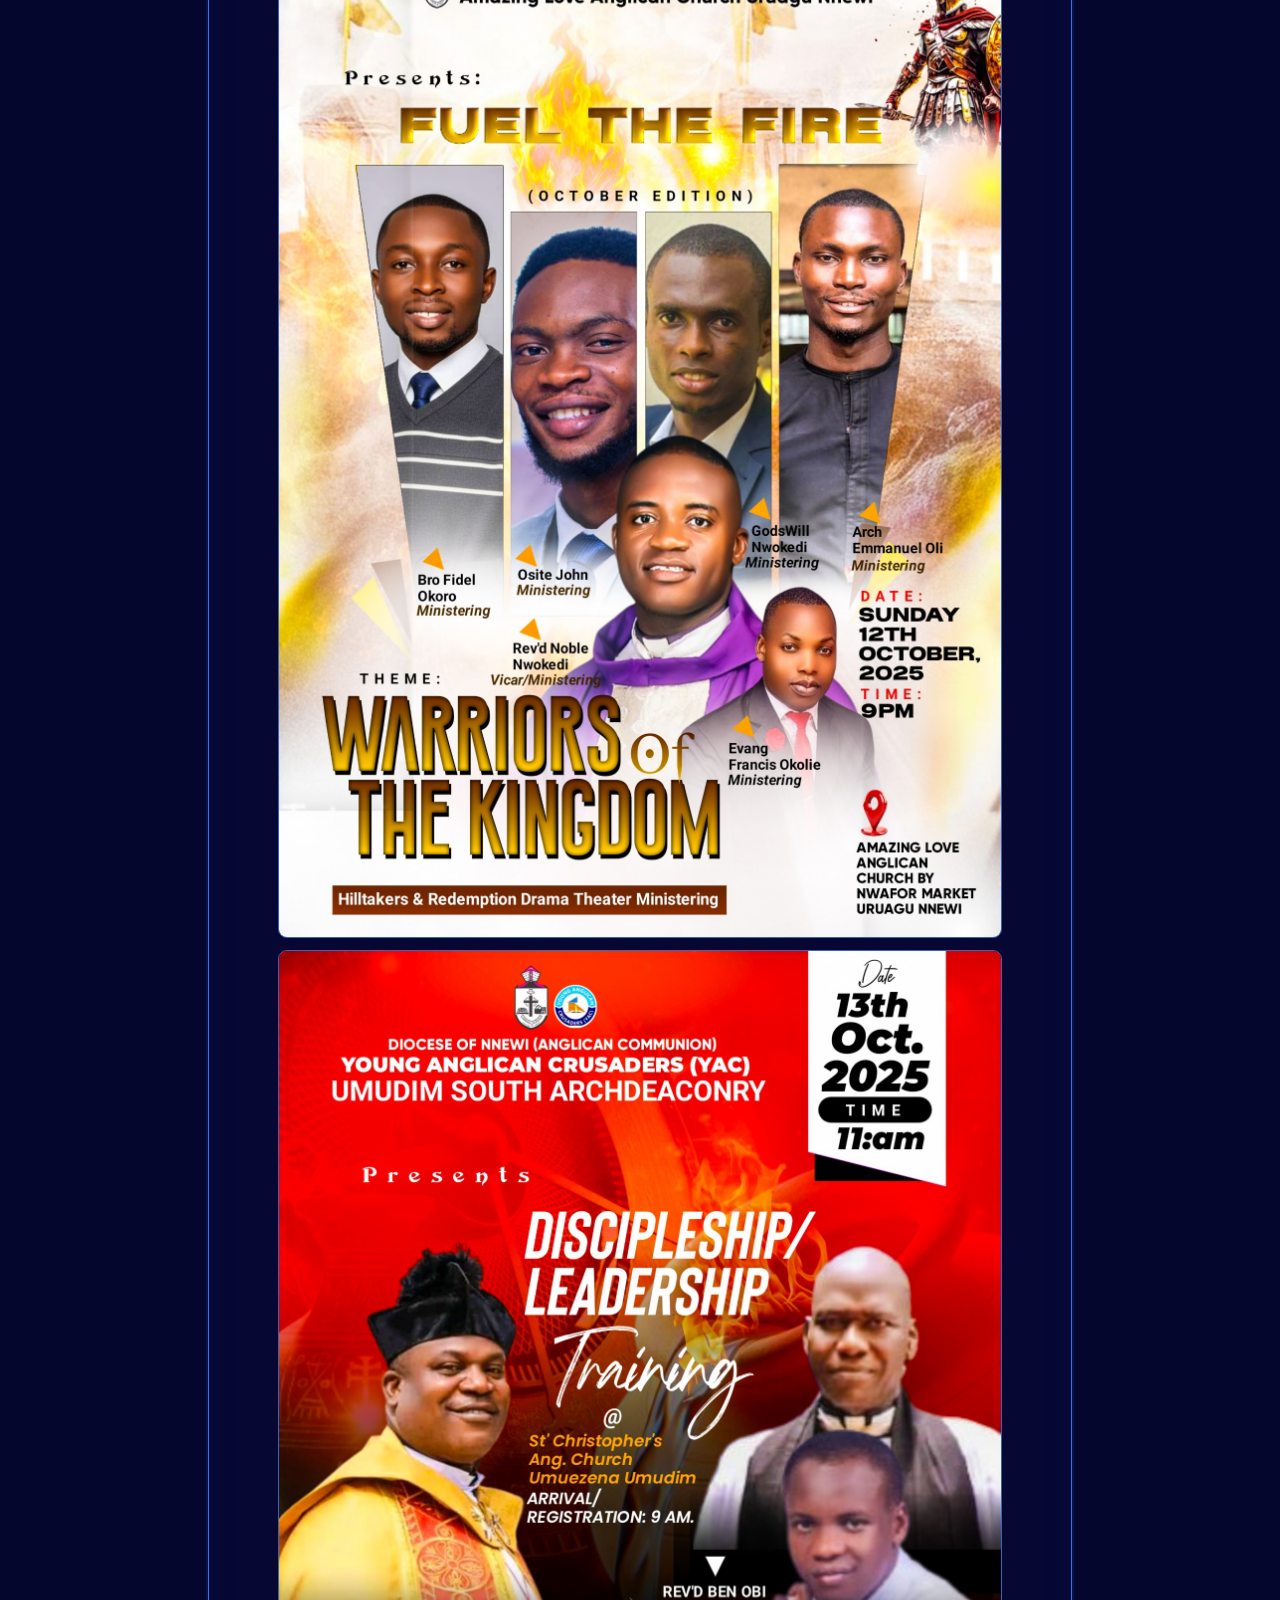
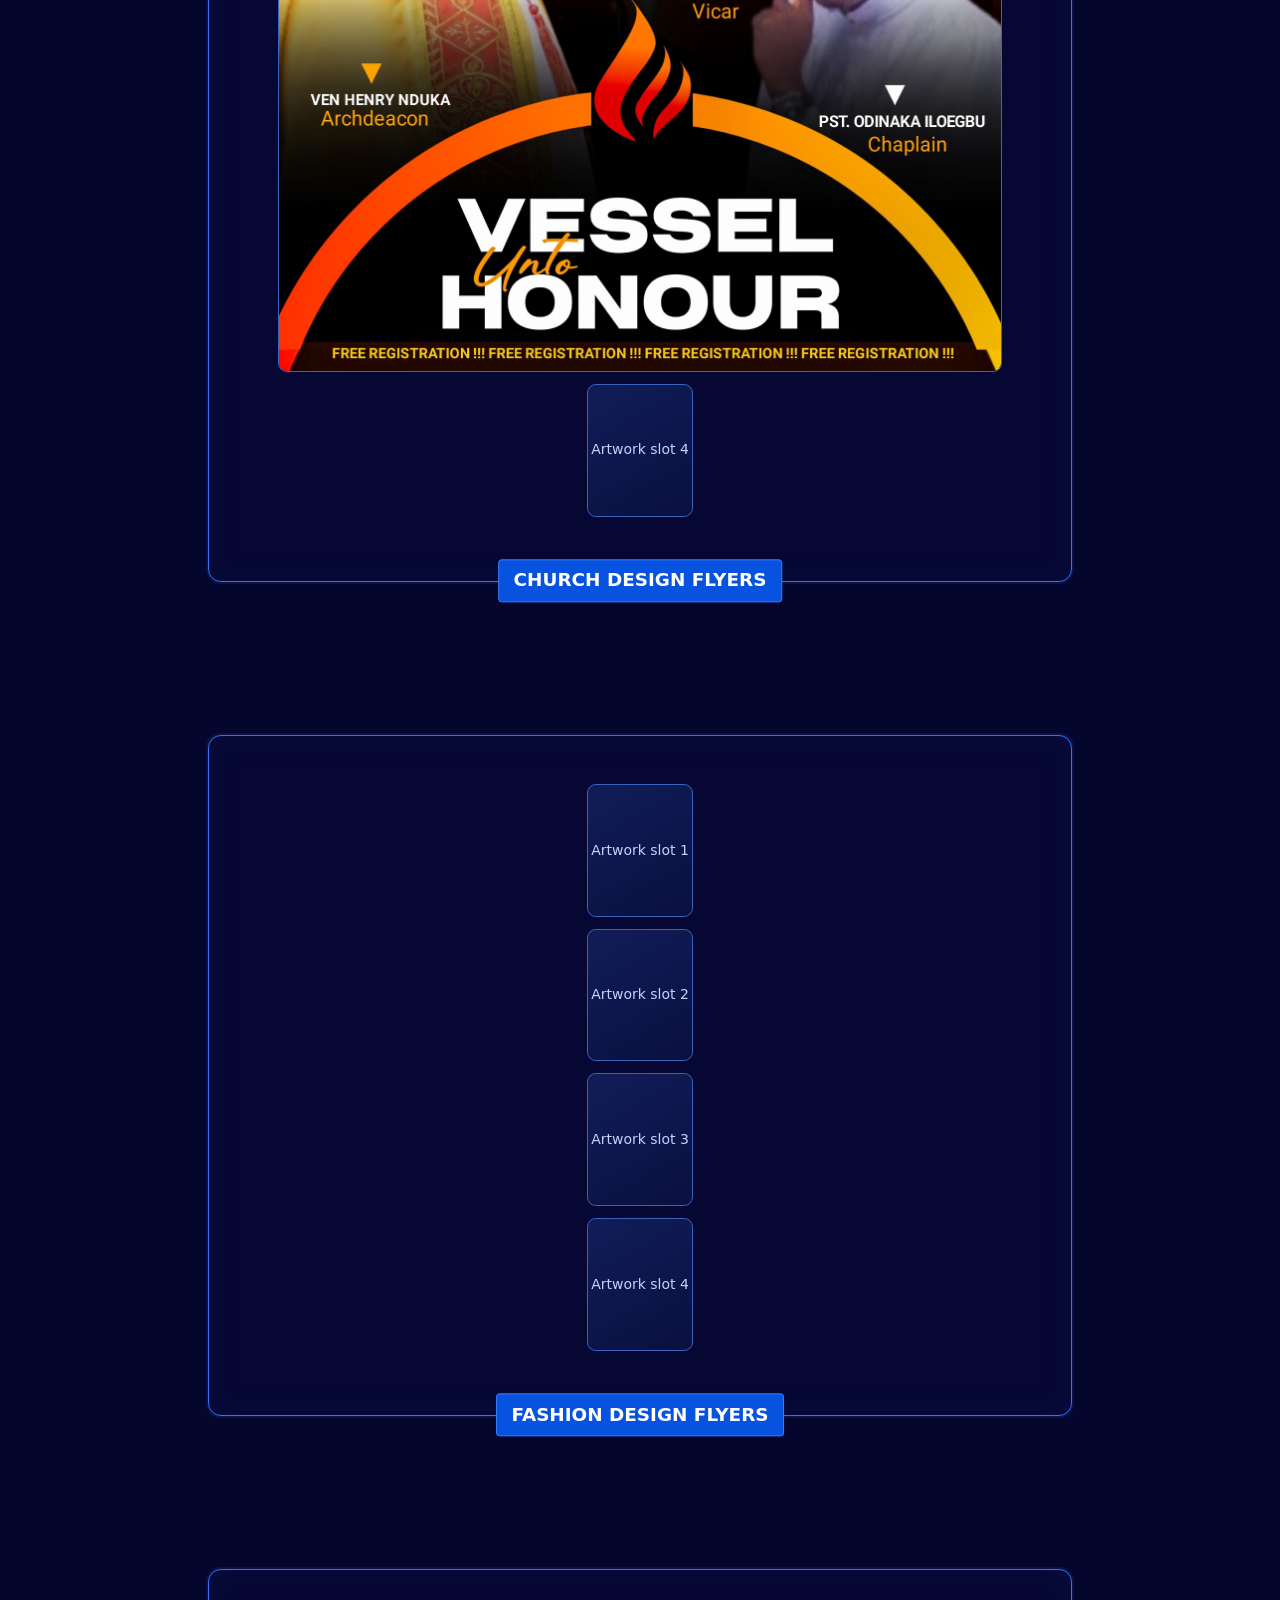
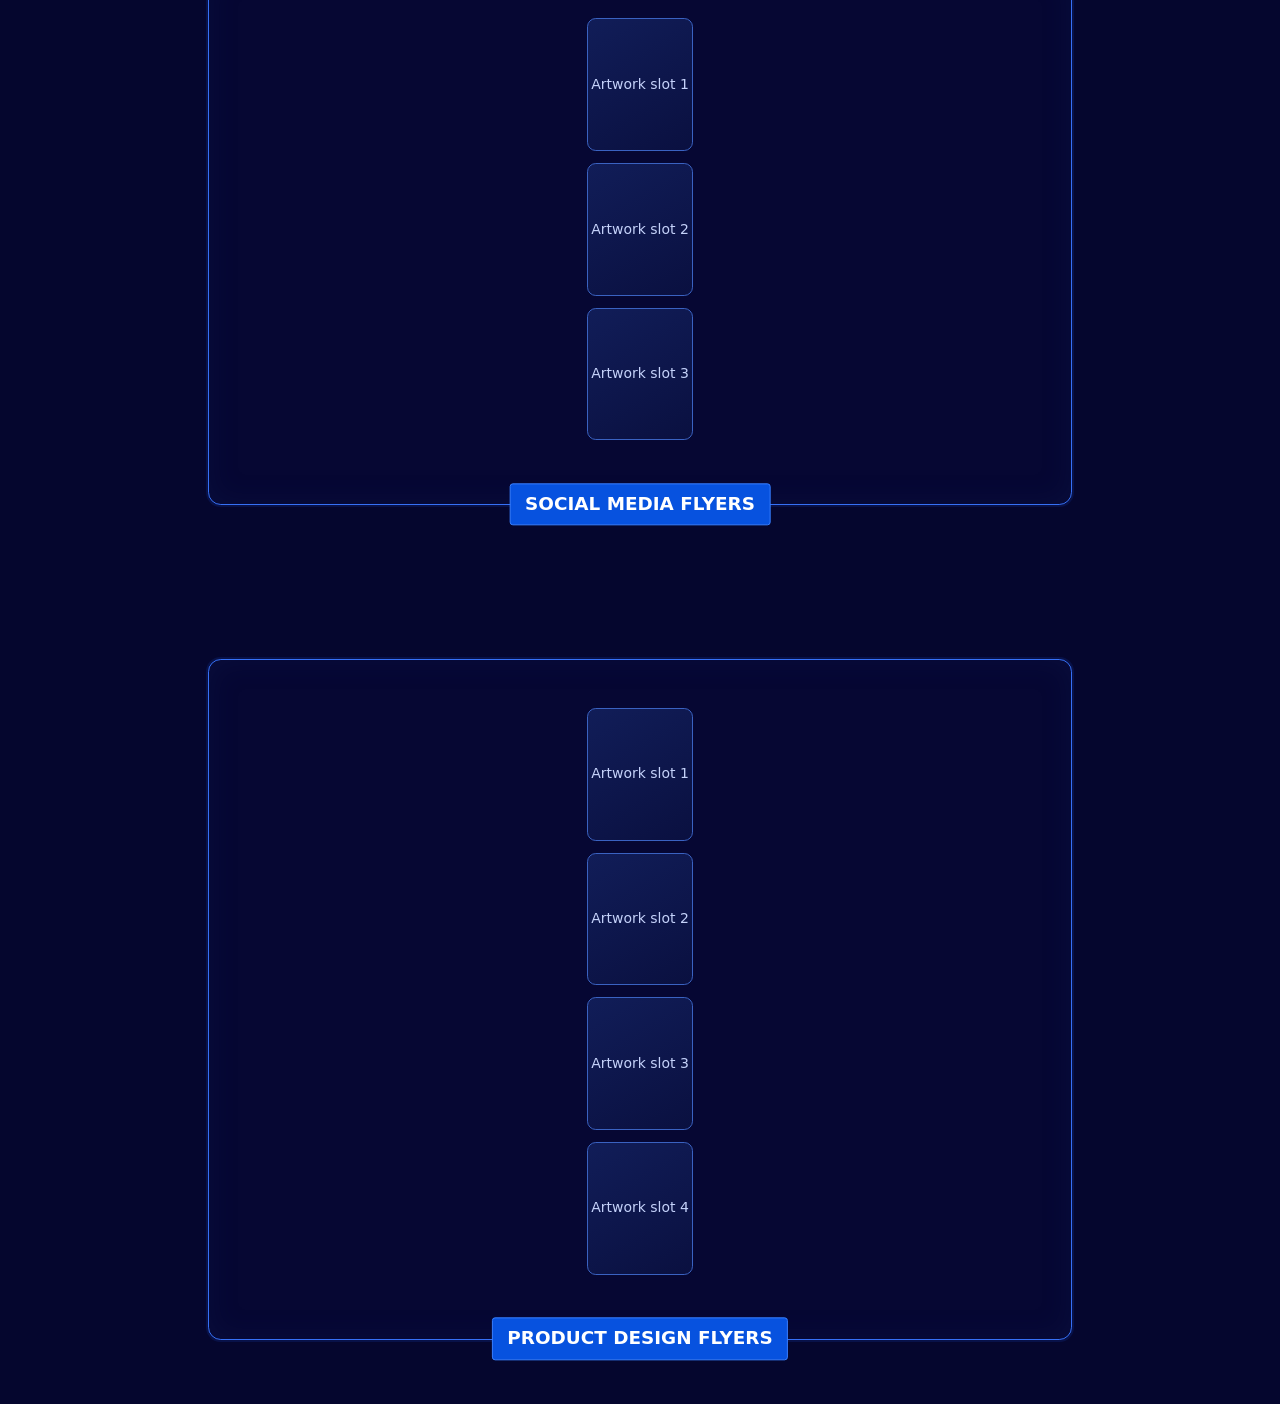
<file: church.html>
<!doctype html>
<html lang="en">
<head>
<meta charset="utf-8">
<meta name="viewport" content="width=device-width, initial-scale=1">
<meta http-equiv="refresh" content="0; url=index.html#church">
<title>Church Design Flyers | RokcityDesigns</title>
</head>
<body>
<p><a href="index.html#church">Open Church Design Flyers</a></p>
</body>
</html>
</file>
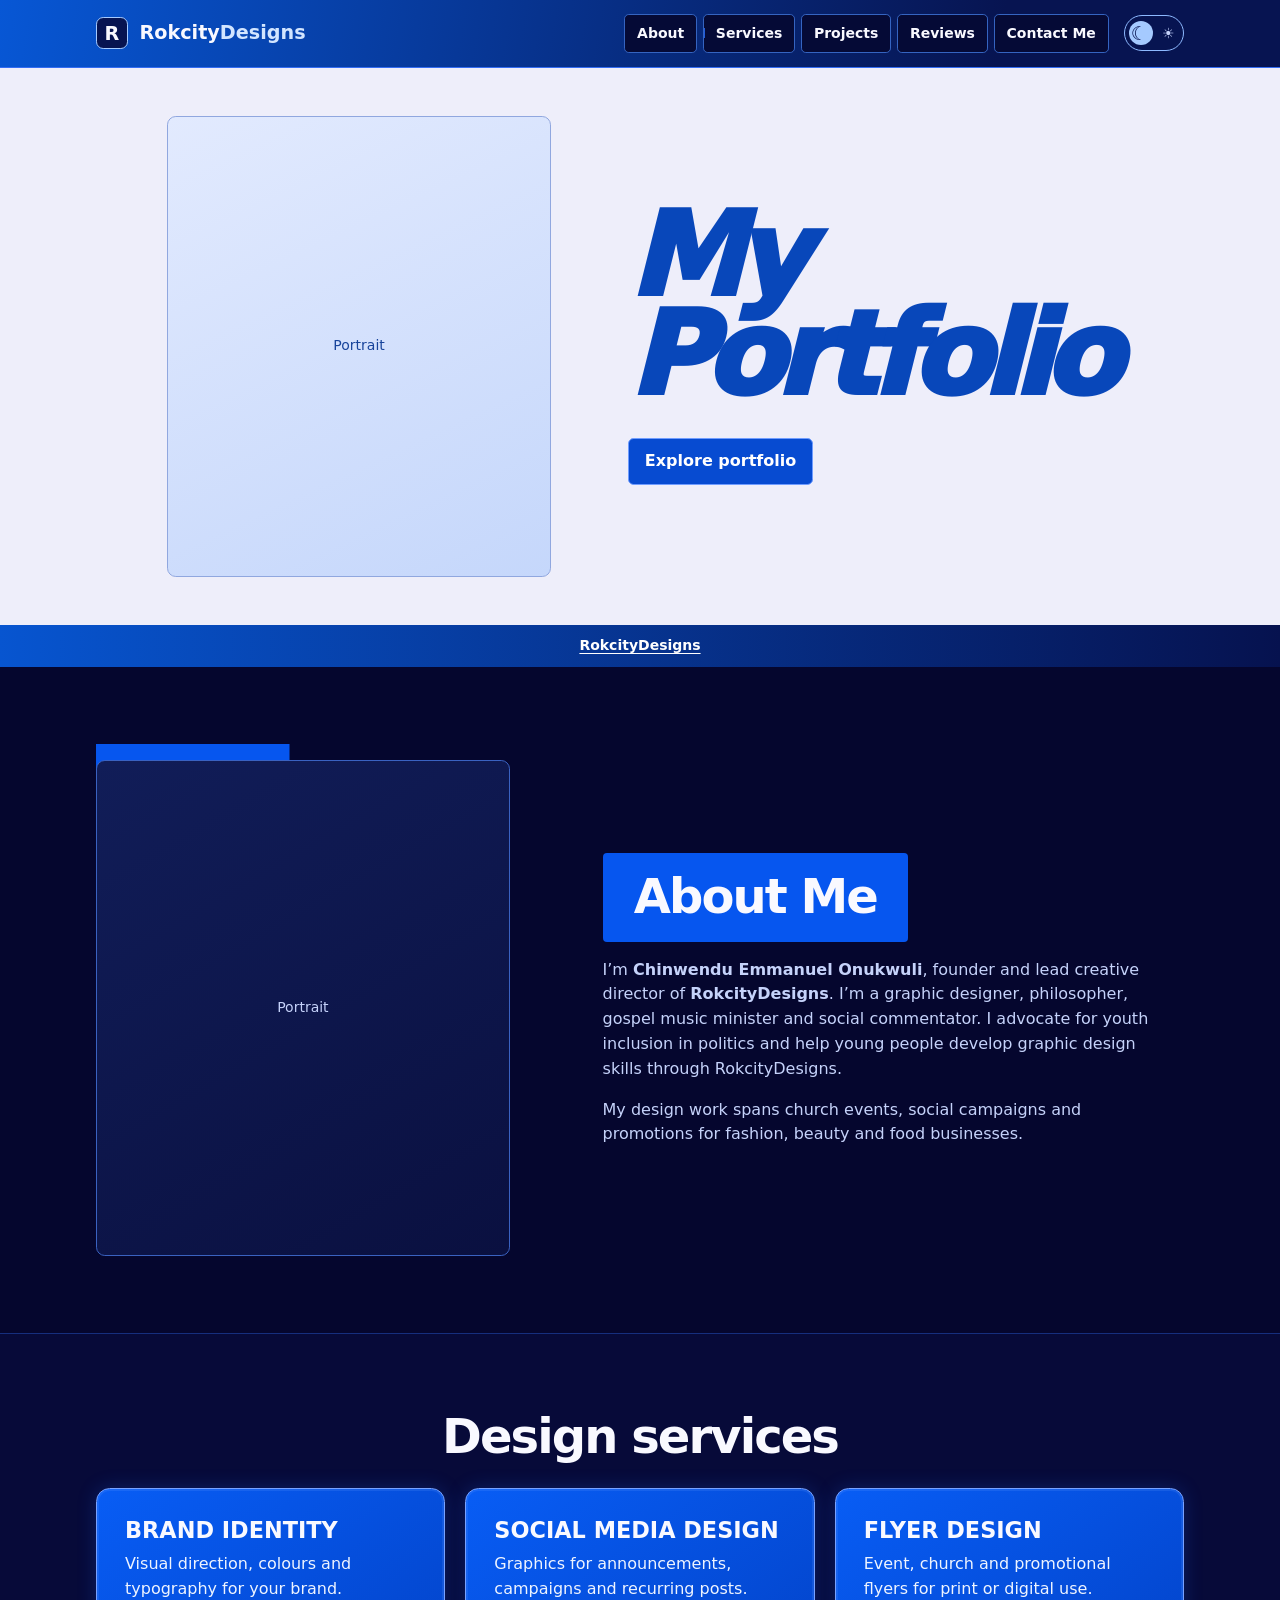
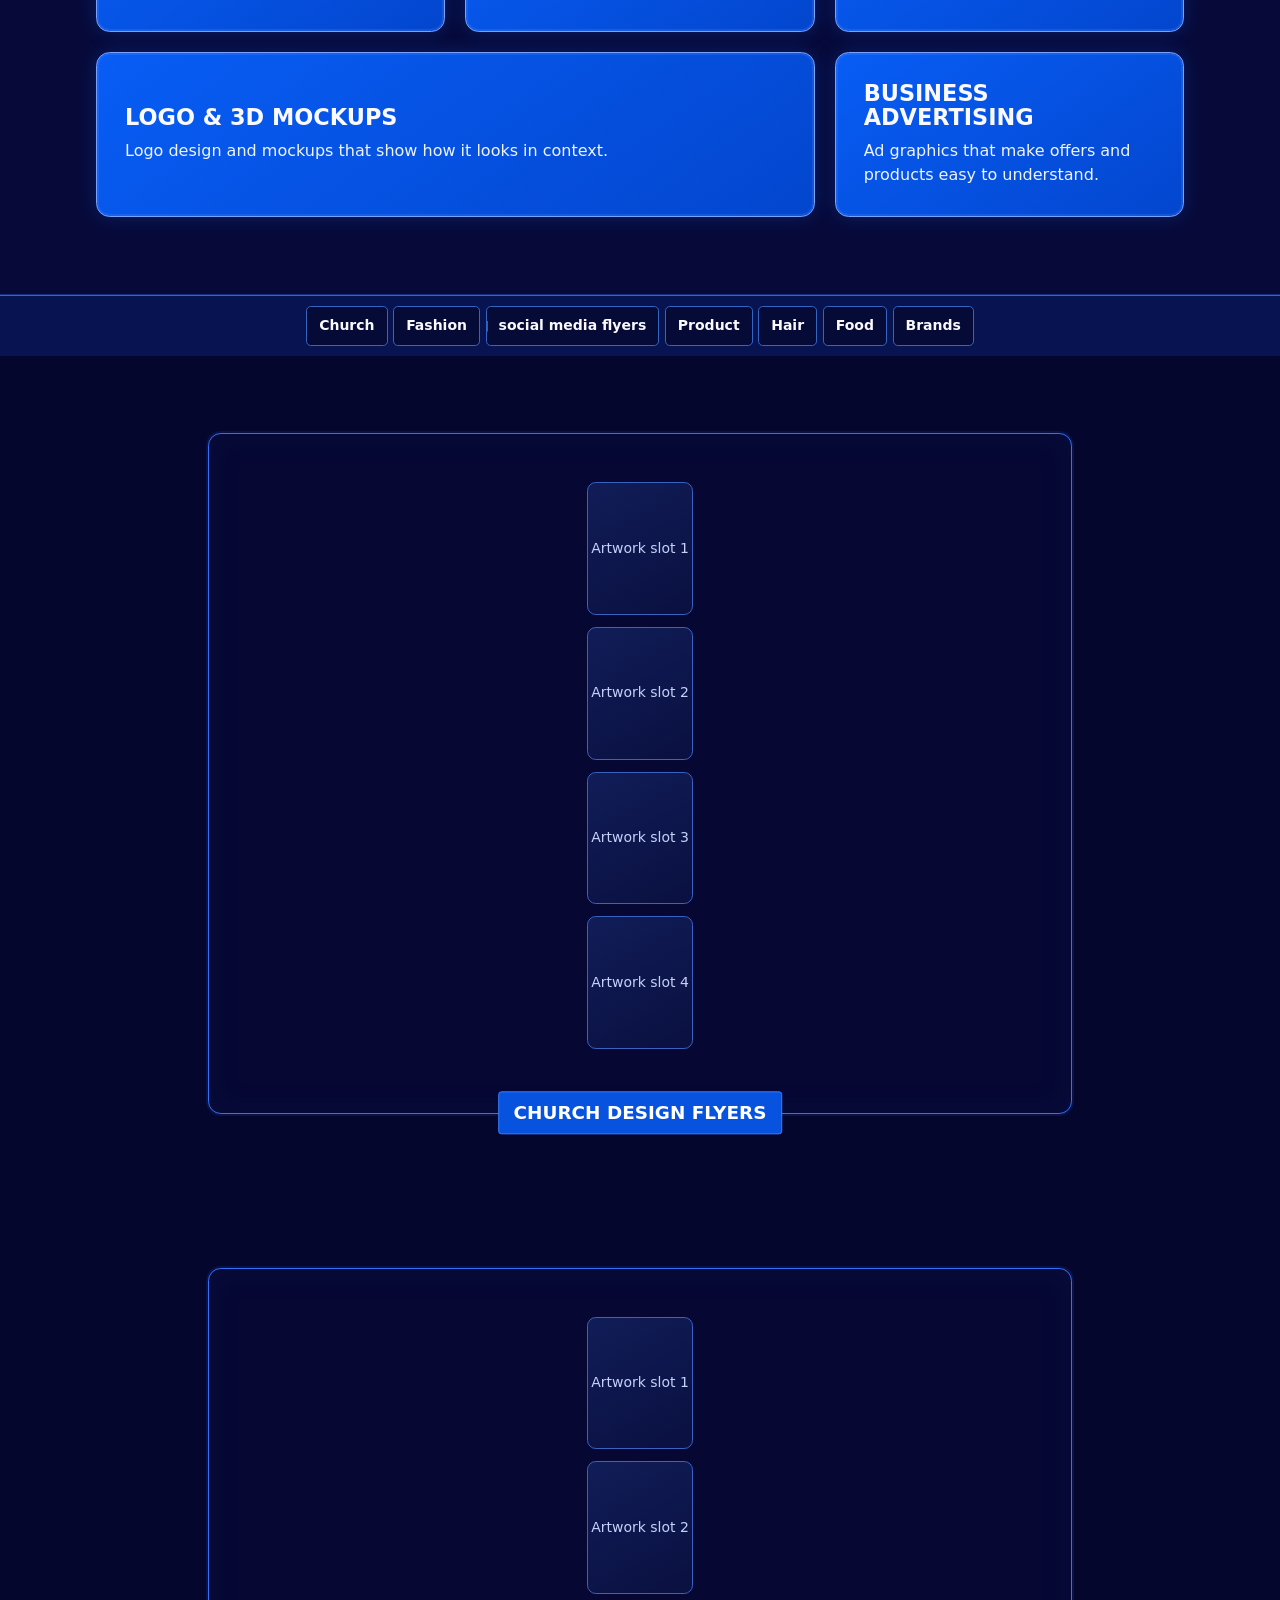
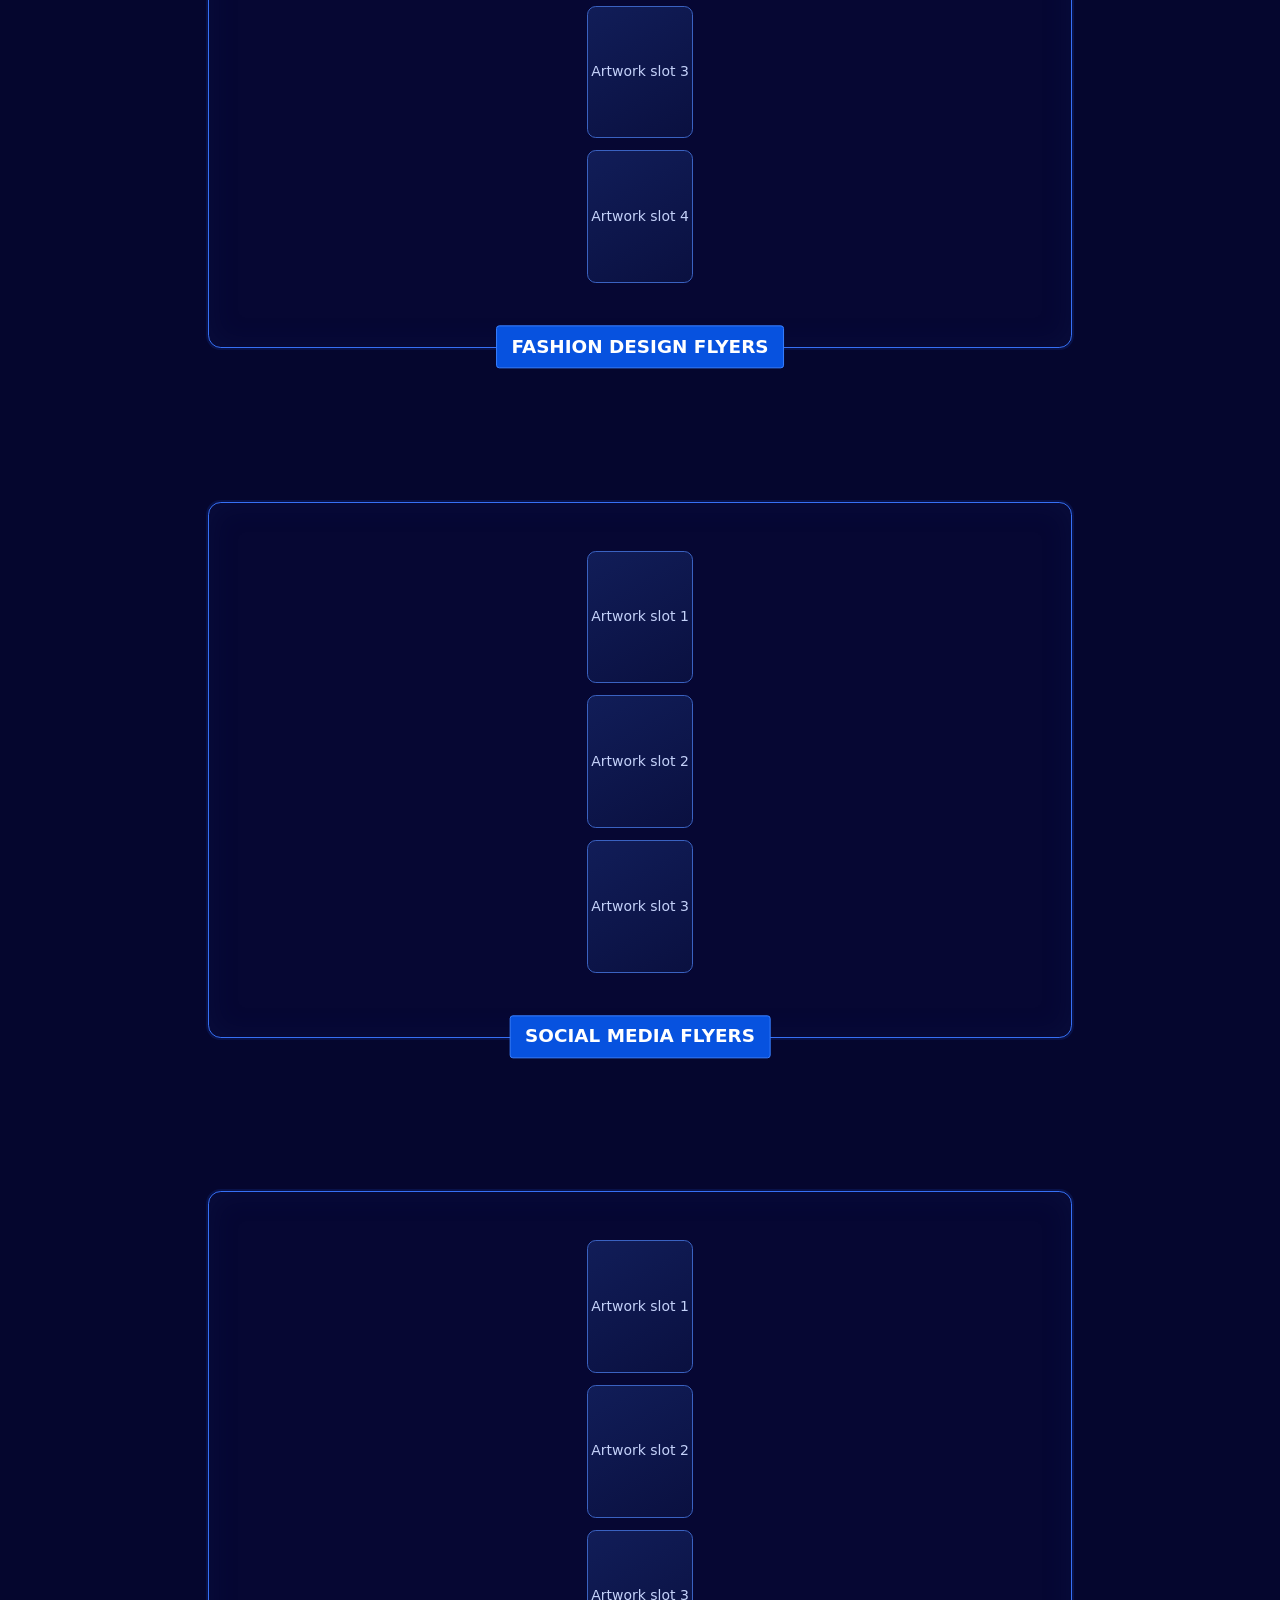
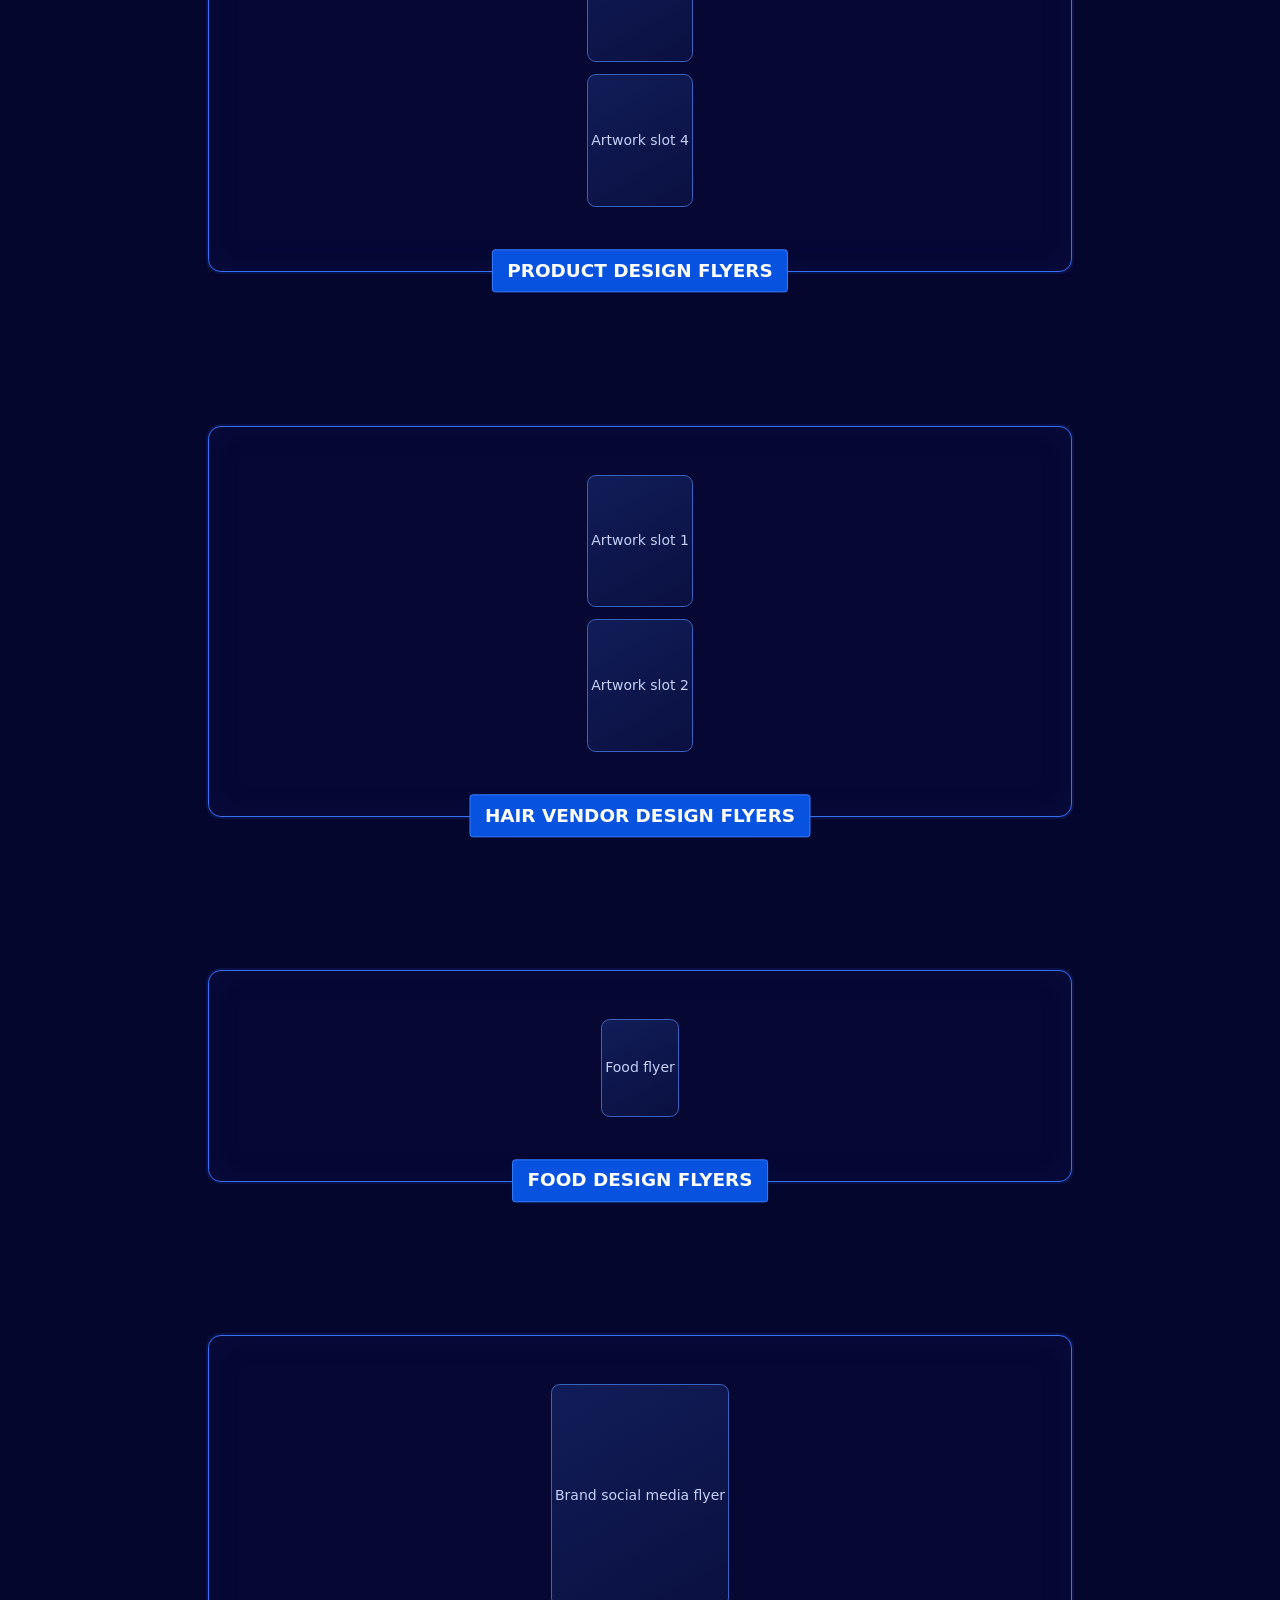
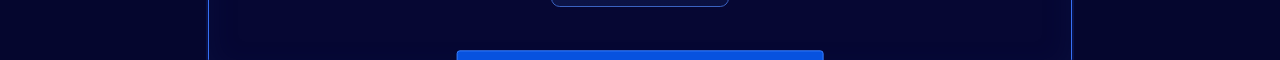
<file: contact.html>
<!doctype html>
<html lang="en">
<head>
<meta charset="utf-8">
<meta name="viewport" content="width=device-width, initial-scale=1">
<meta http-equiv="refresh" content="0; url=index.html#contact">
<title>Reach Me On | RokcityDesigns</title>
</head>
<body>
<p><a href="index.html#contact">Open Reach Me On</a></p>
</body>
</html>
</file>
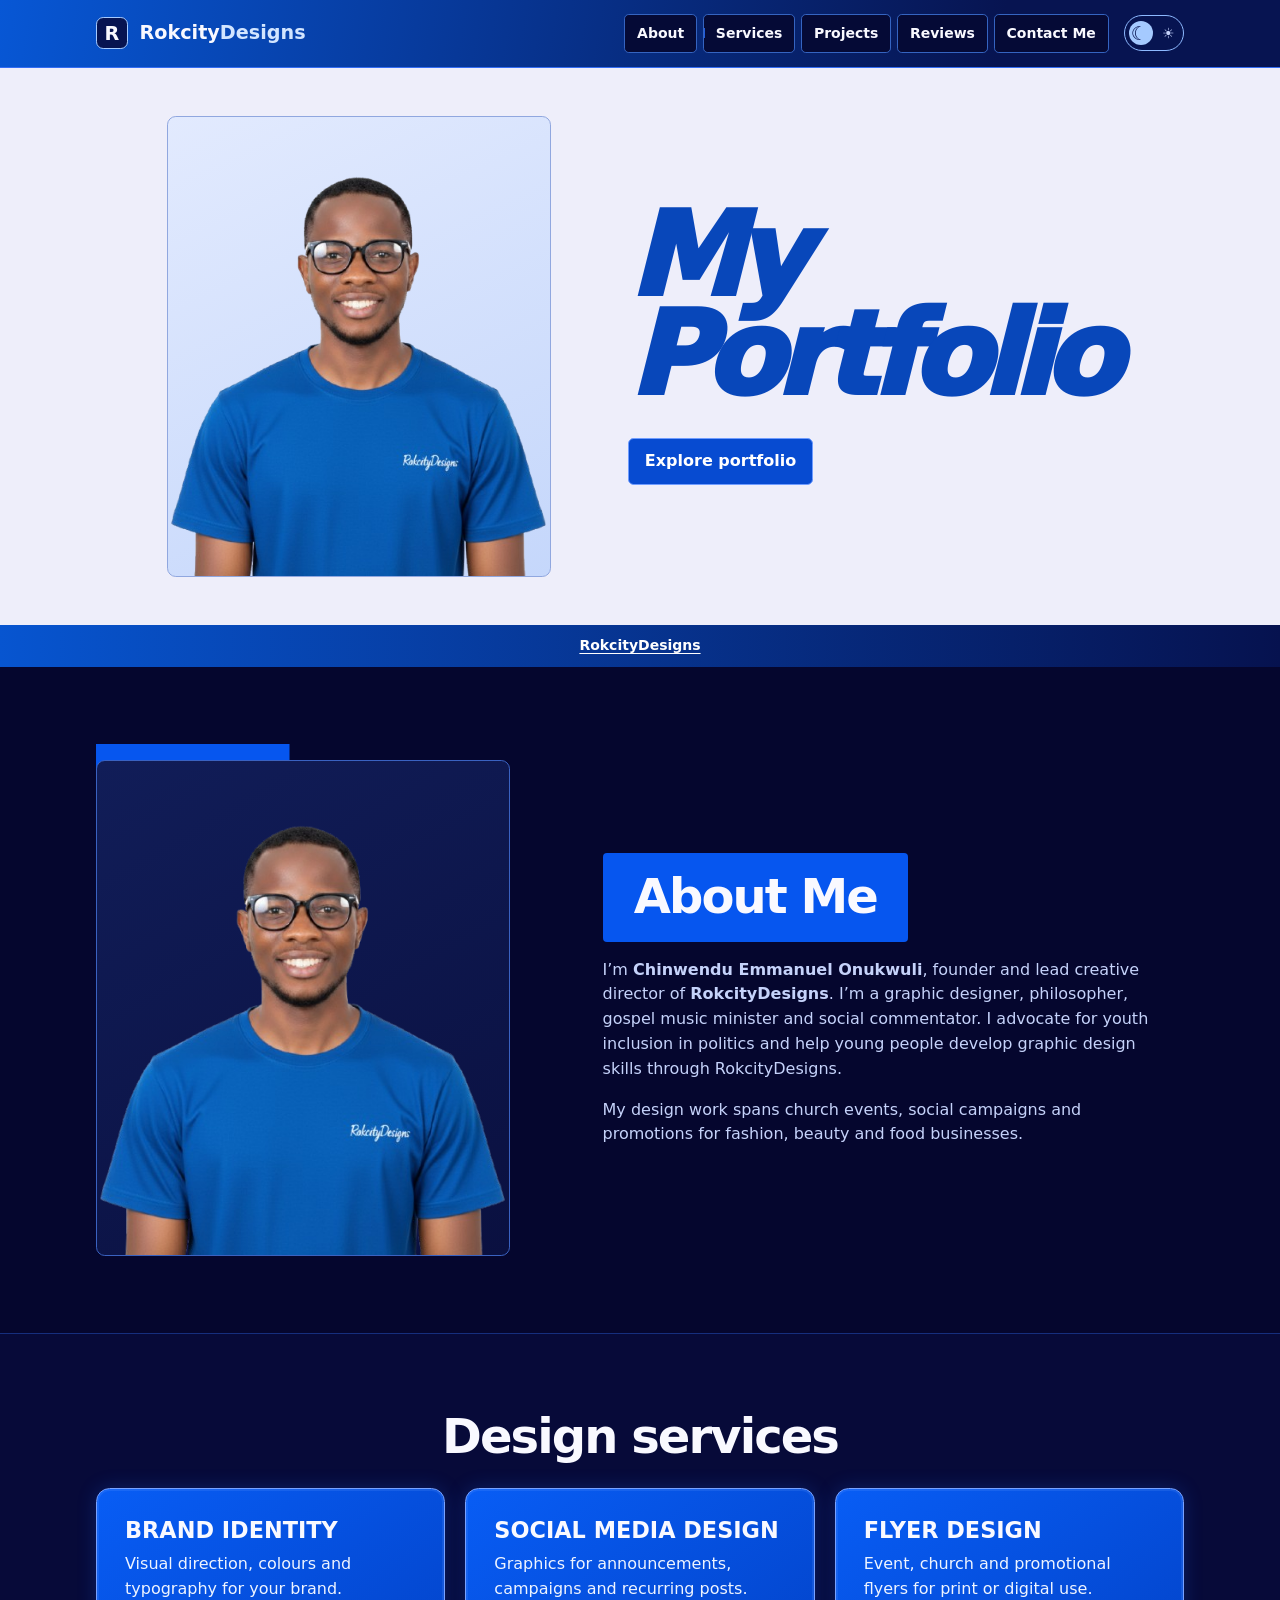
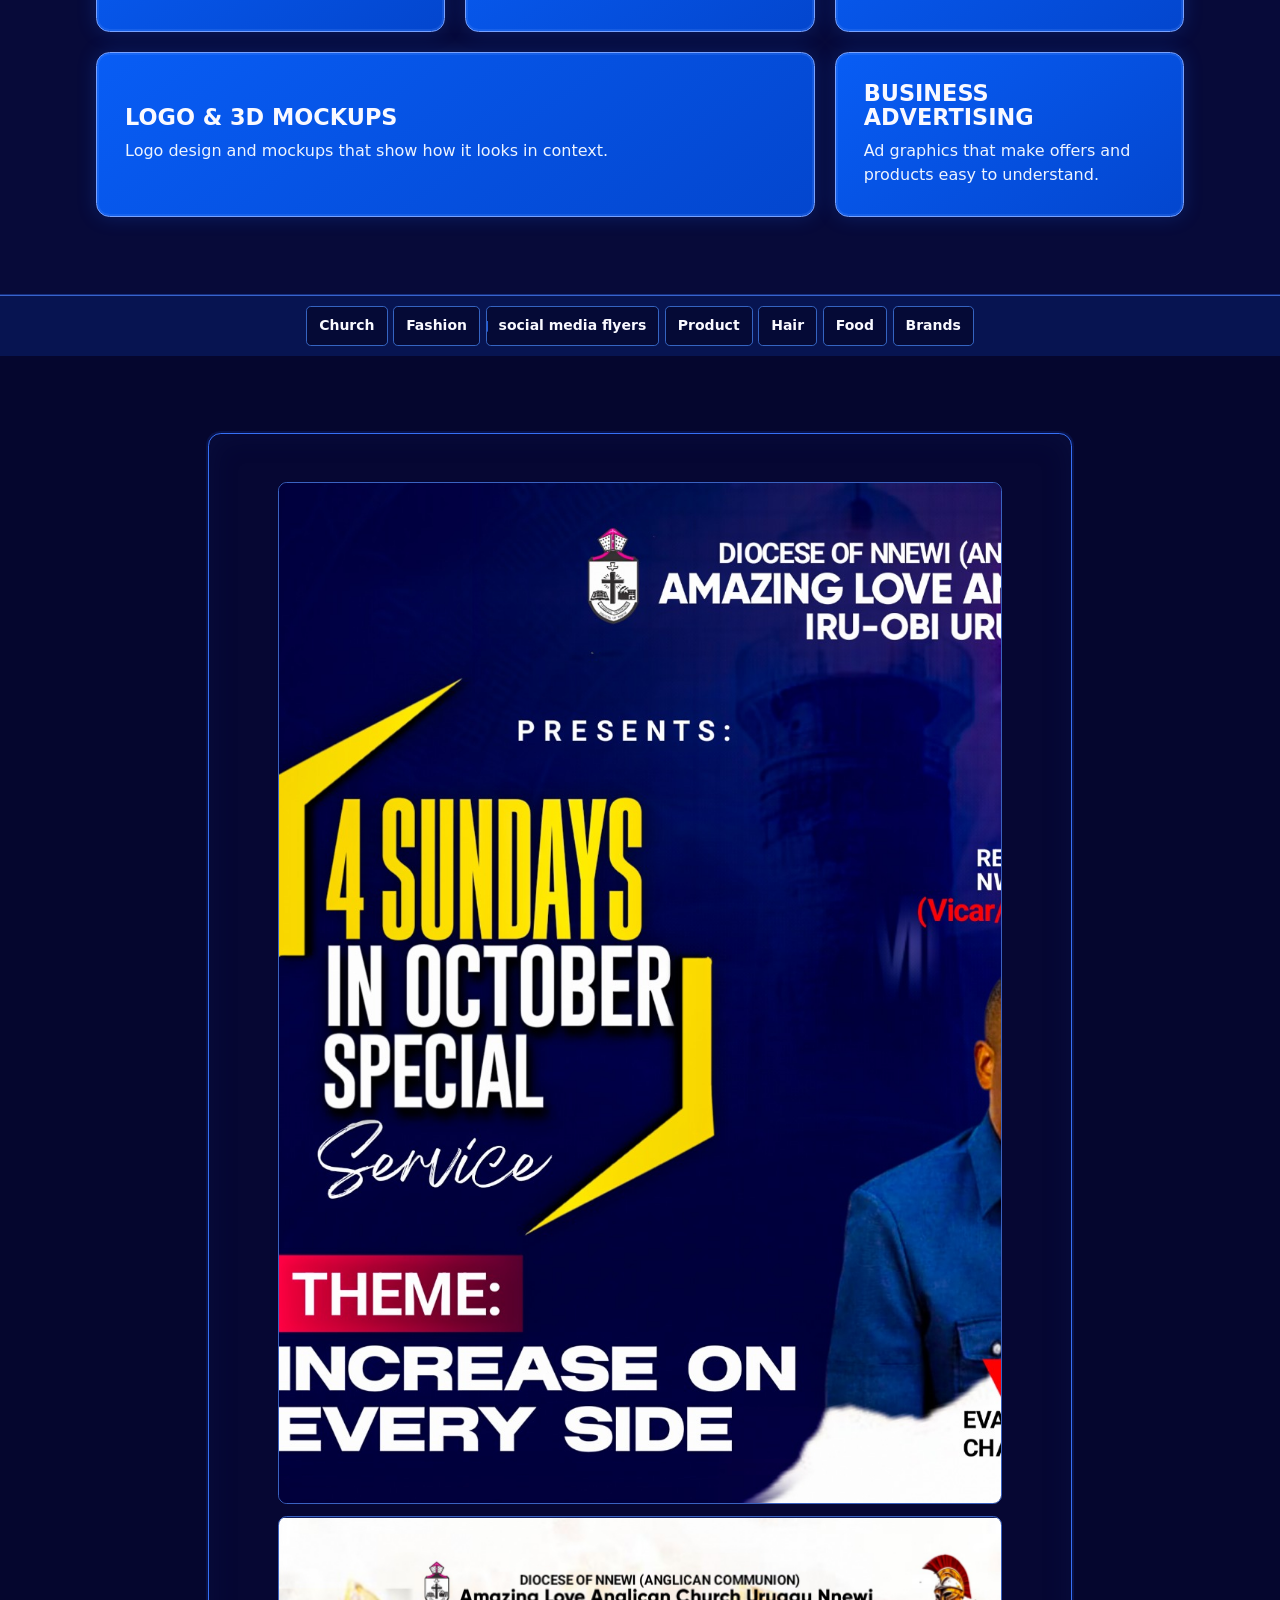
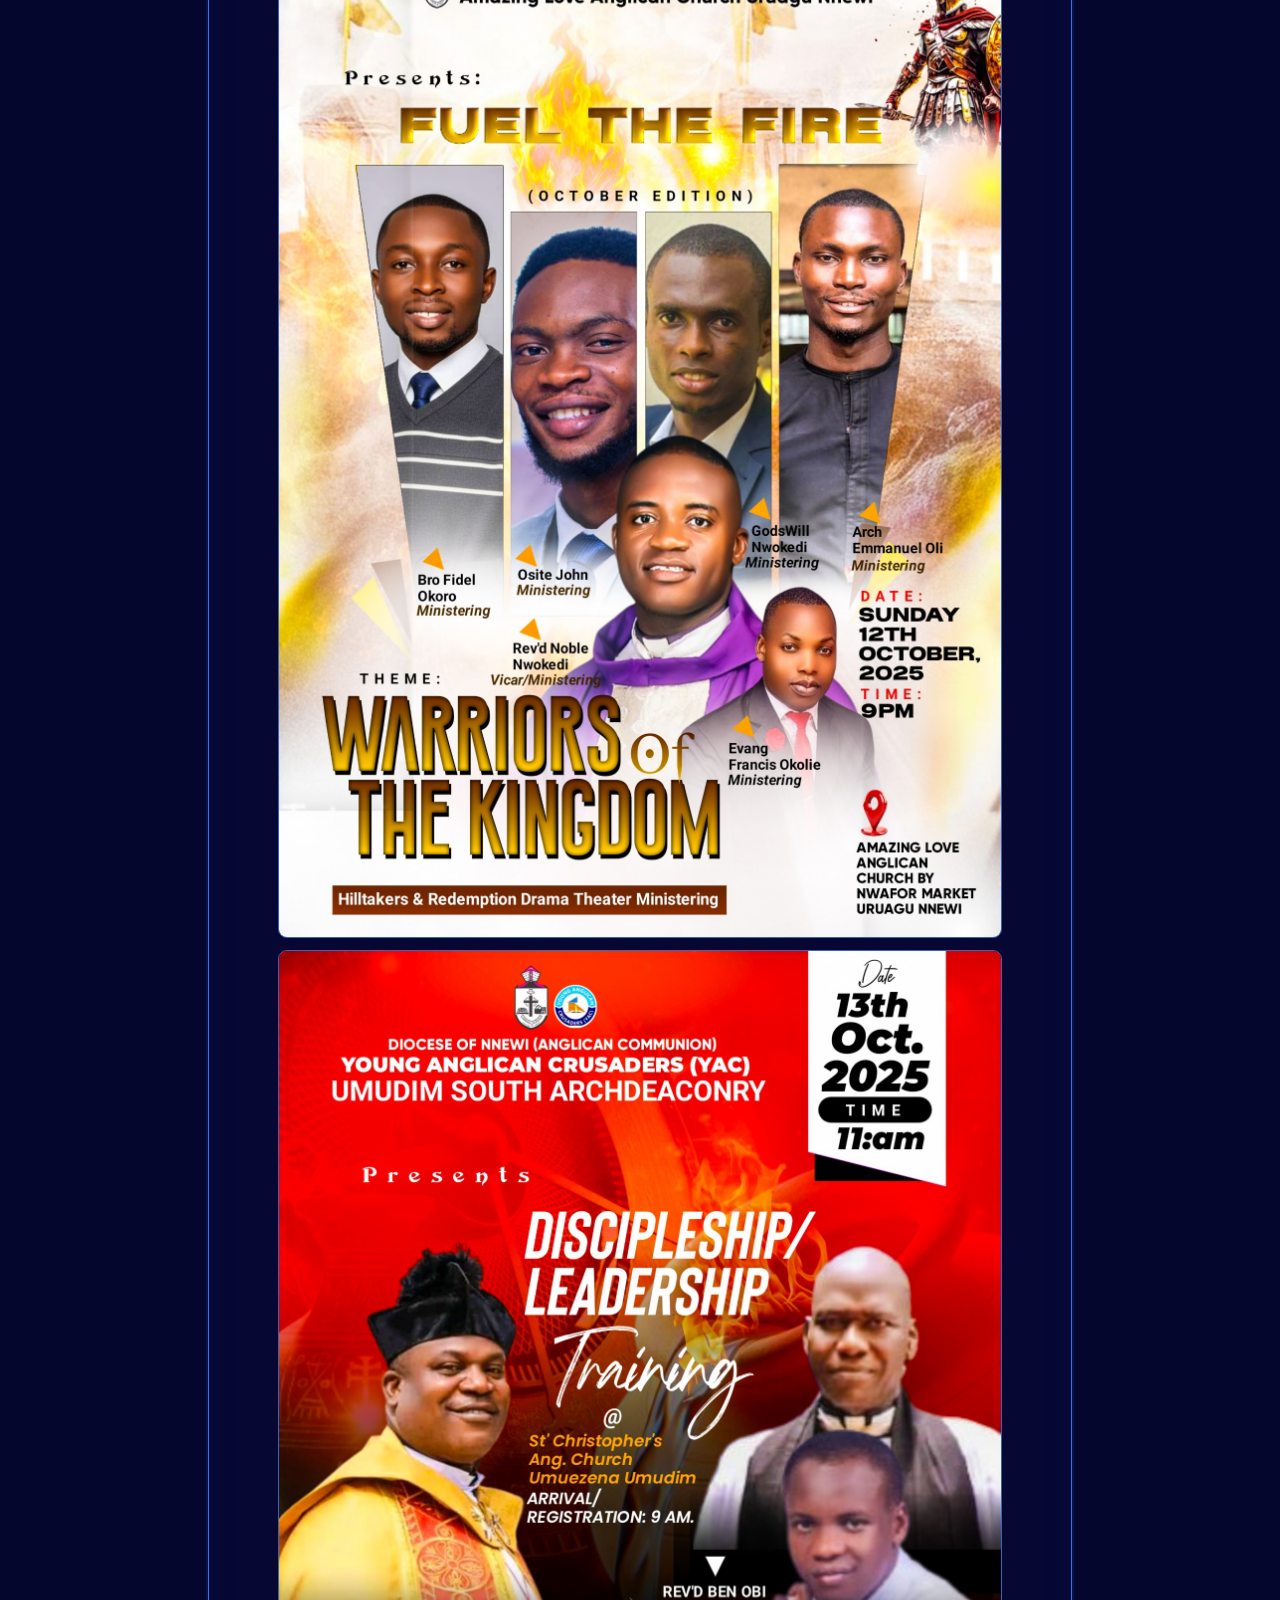
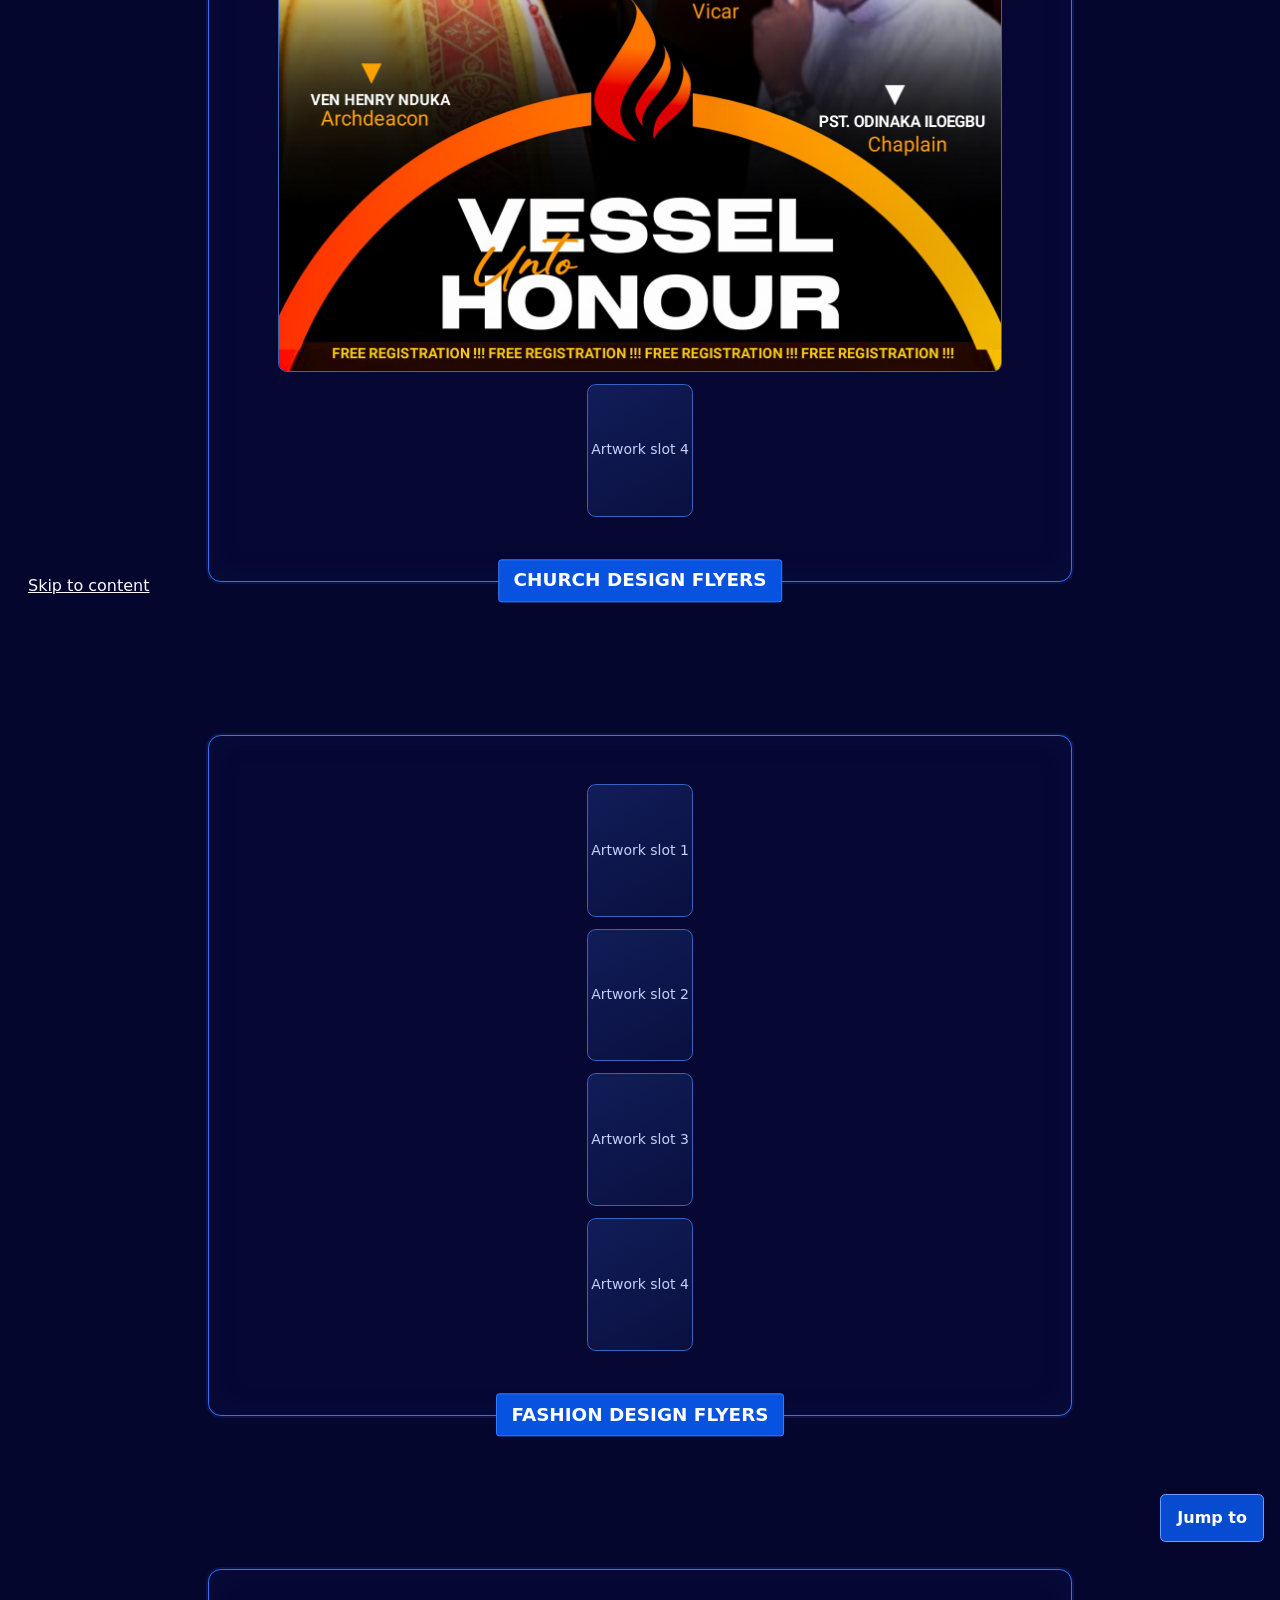
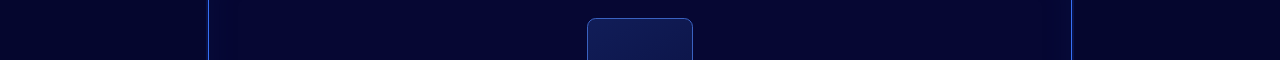
<file: fashion.html>
<!doctype html>
<html lang="en">
<head>
<meta charset="utf-8">
<meta name="viewport" content="width=device-width, initial-scale=1">
<meta http-equiv="refresh" content="0; url=index.html#fashion">
<title>Fashion Design Flyers | RokcityDesigns</title>
</head>
<body>
<p><a href="index.html#fashion">Open Fashion Design Flyers</a></p>
</body>
</html>
</file>
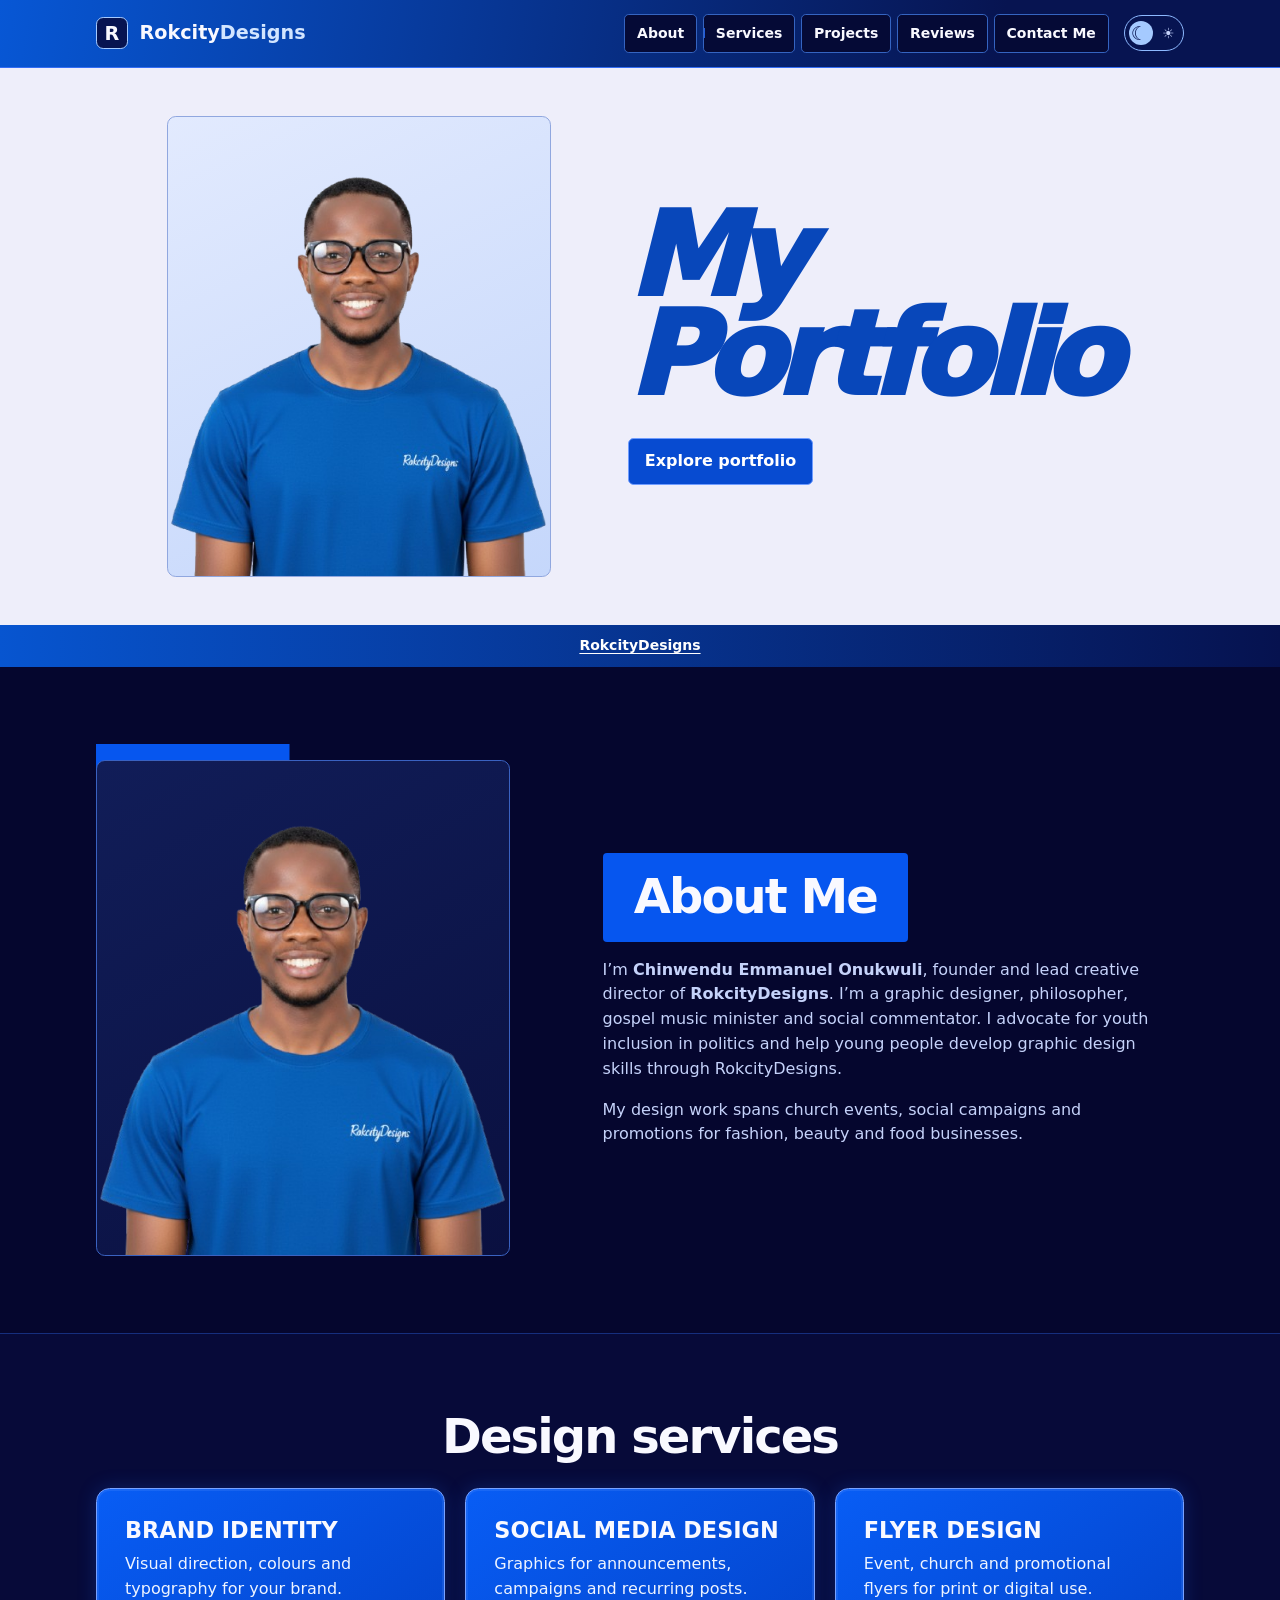
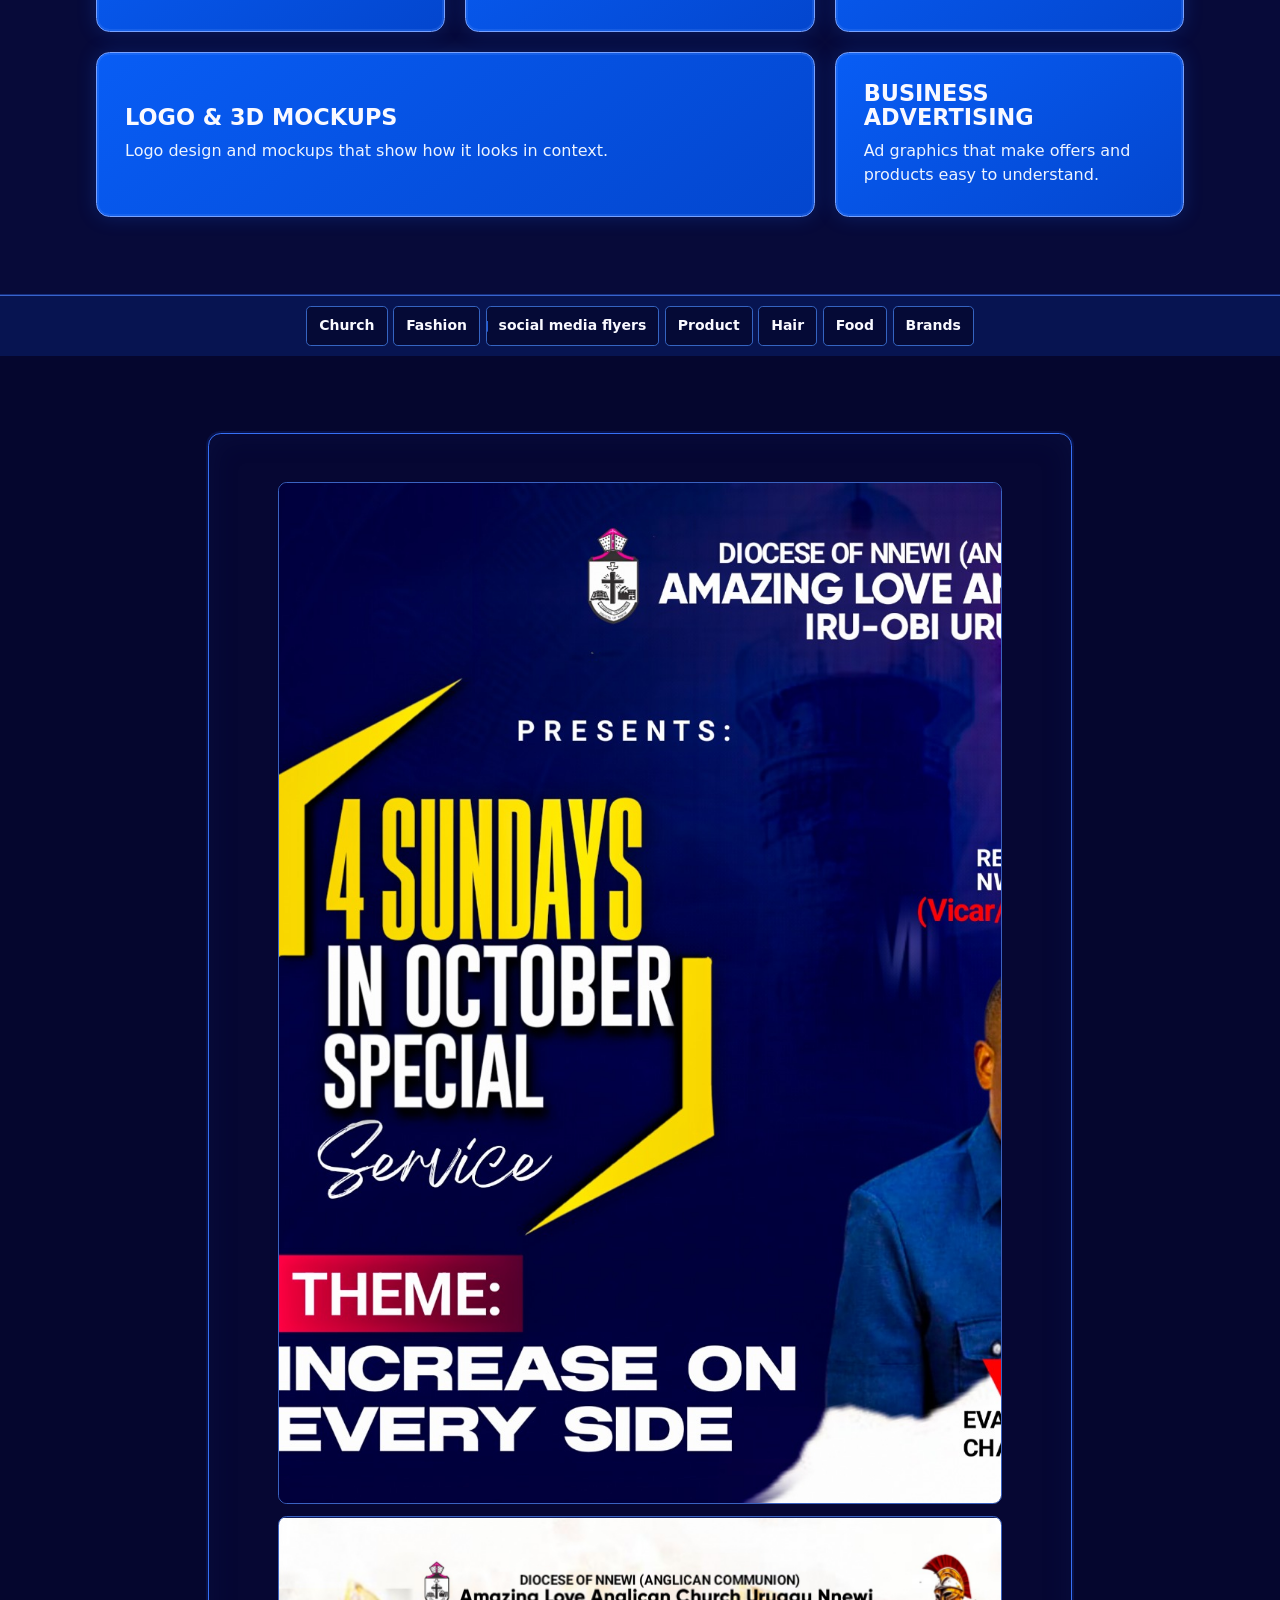
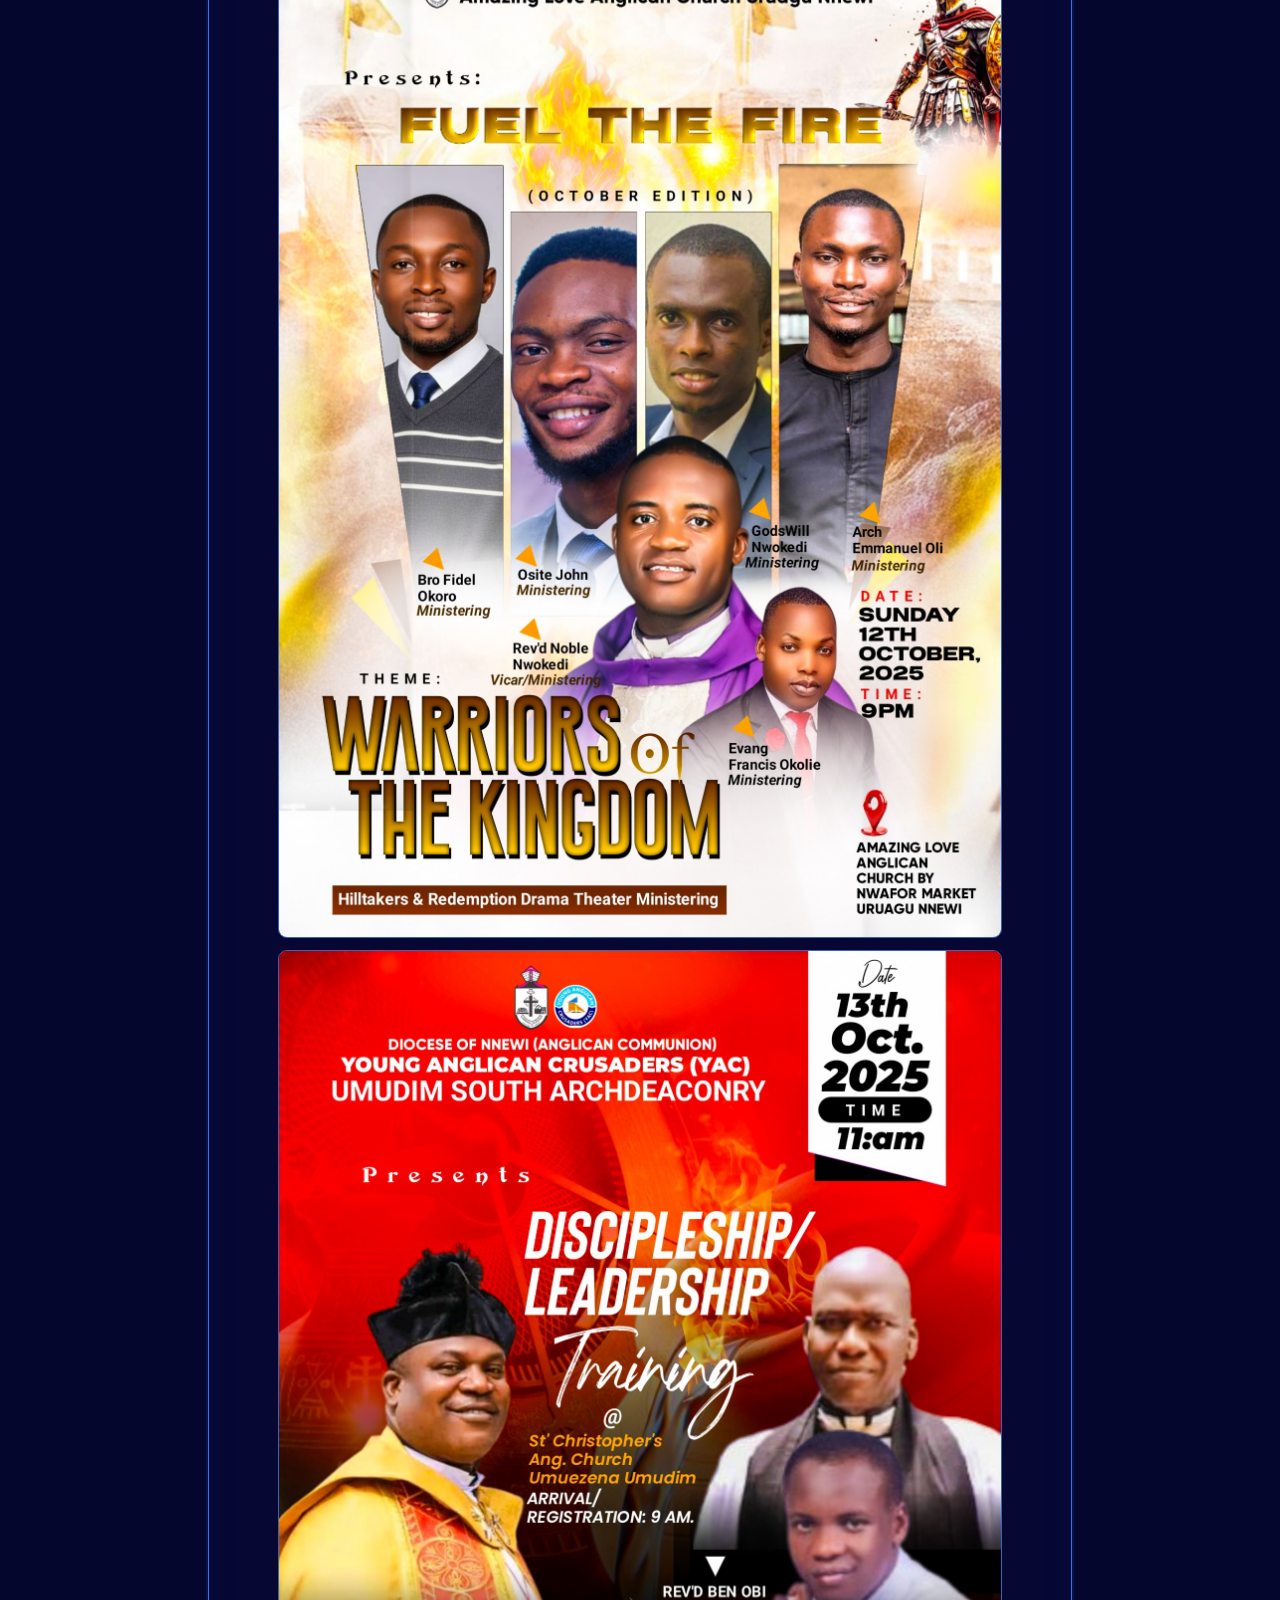
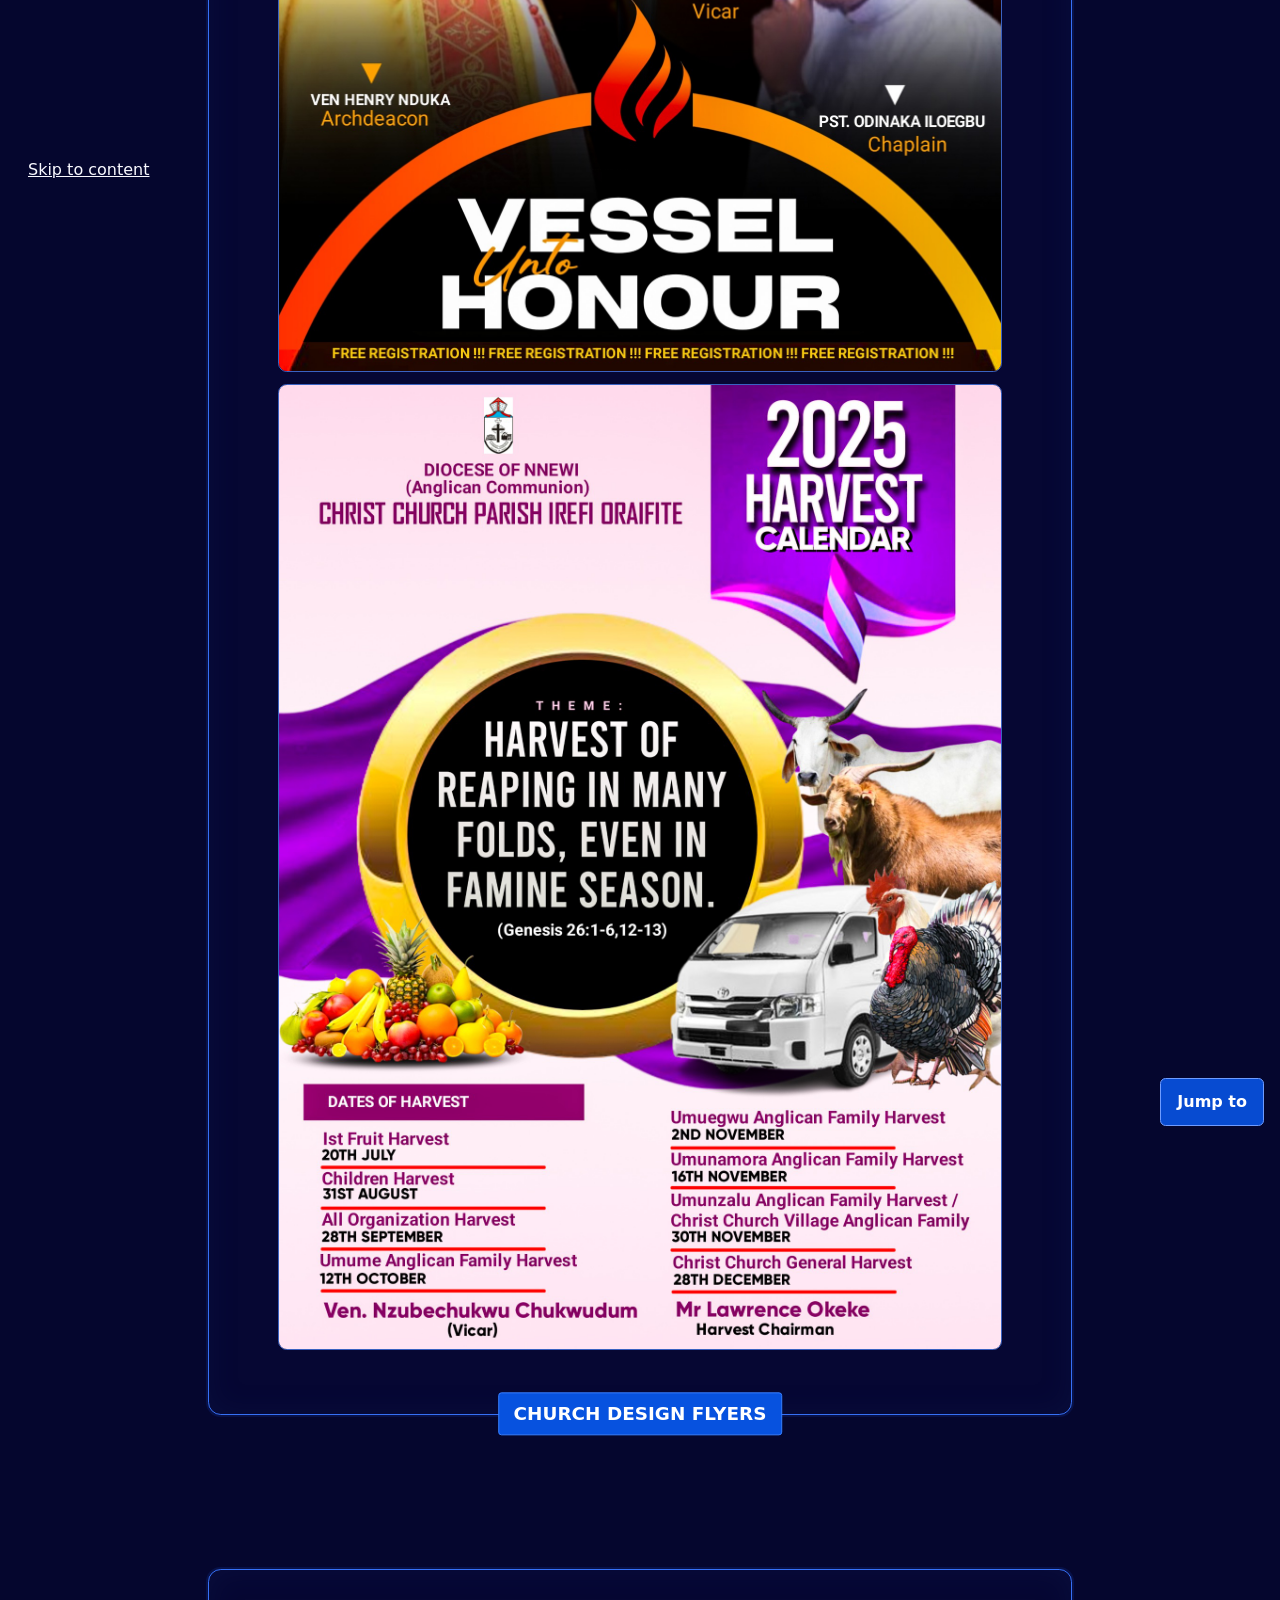
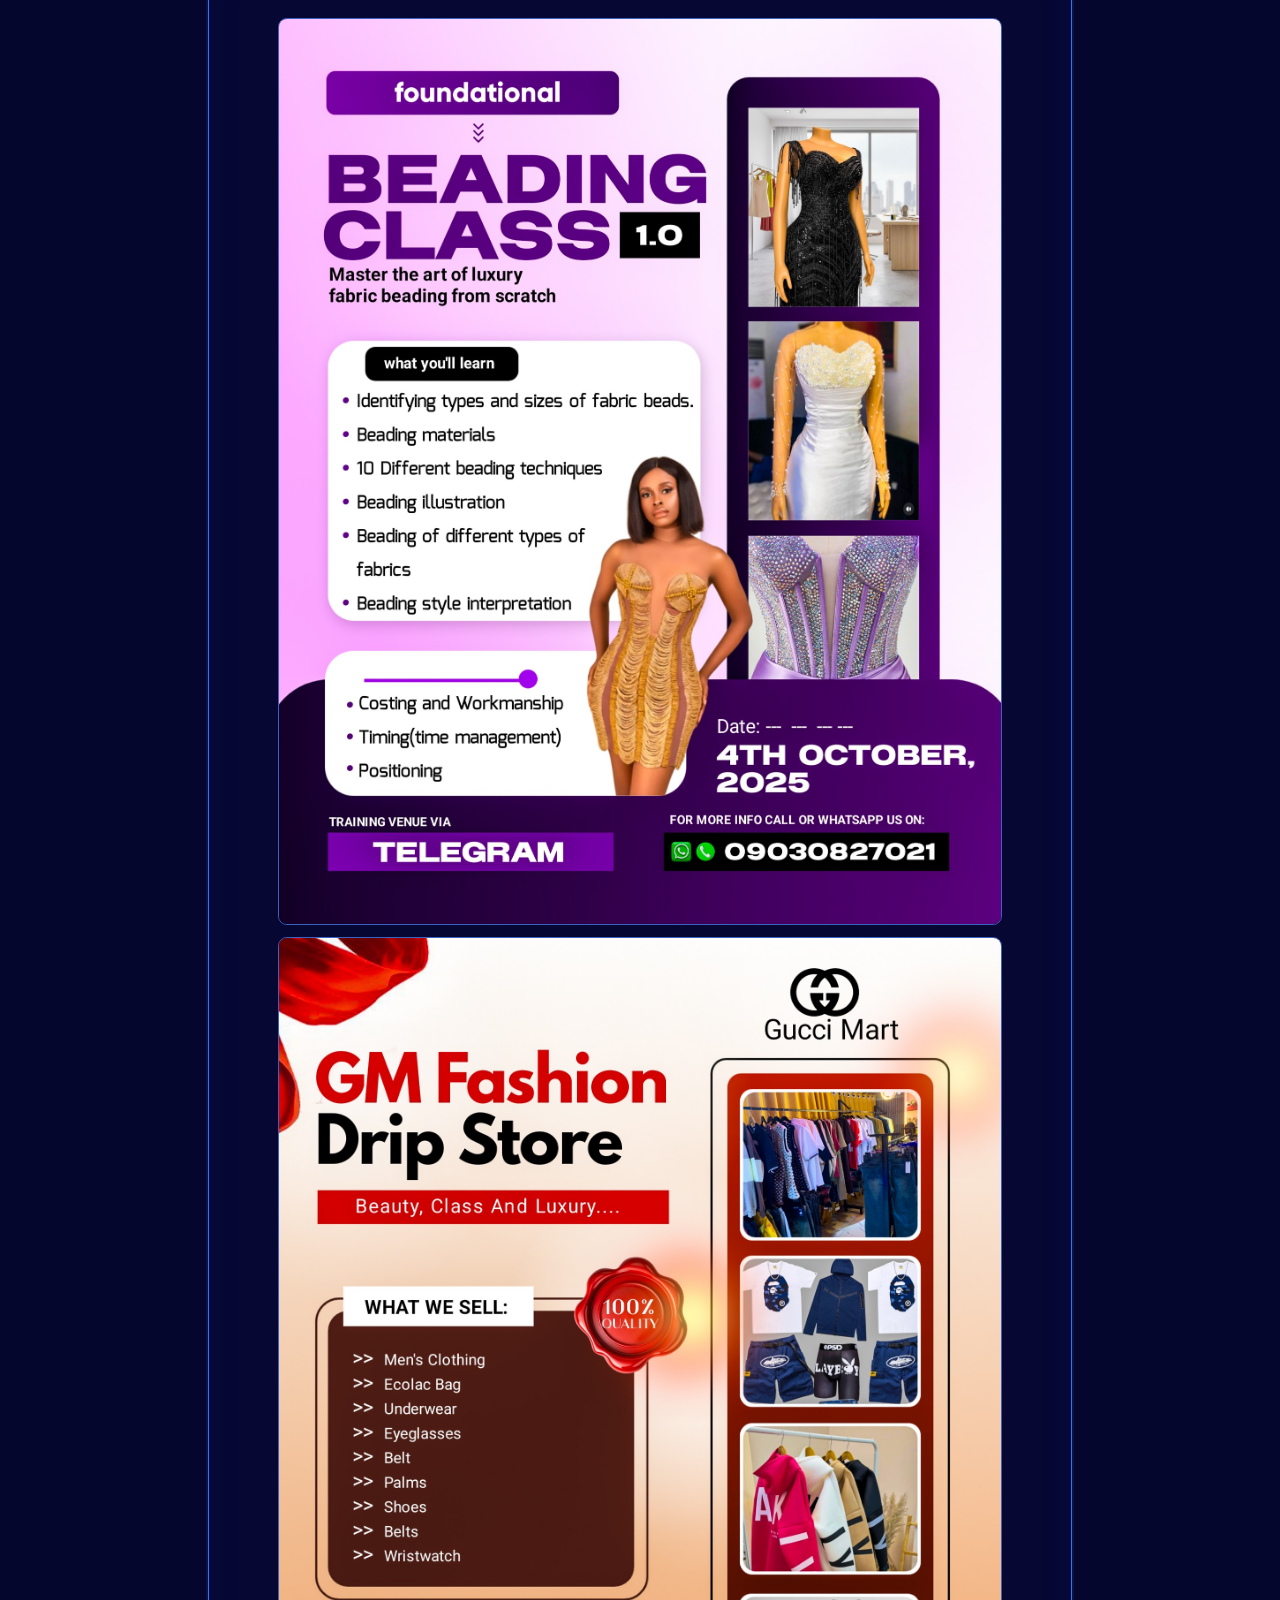
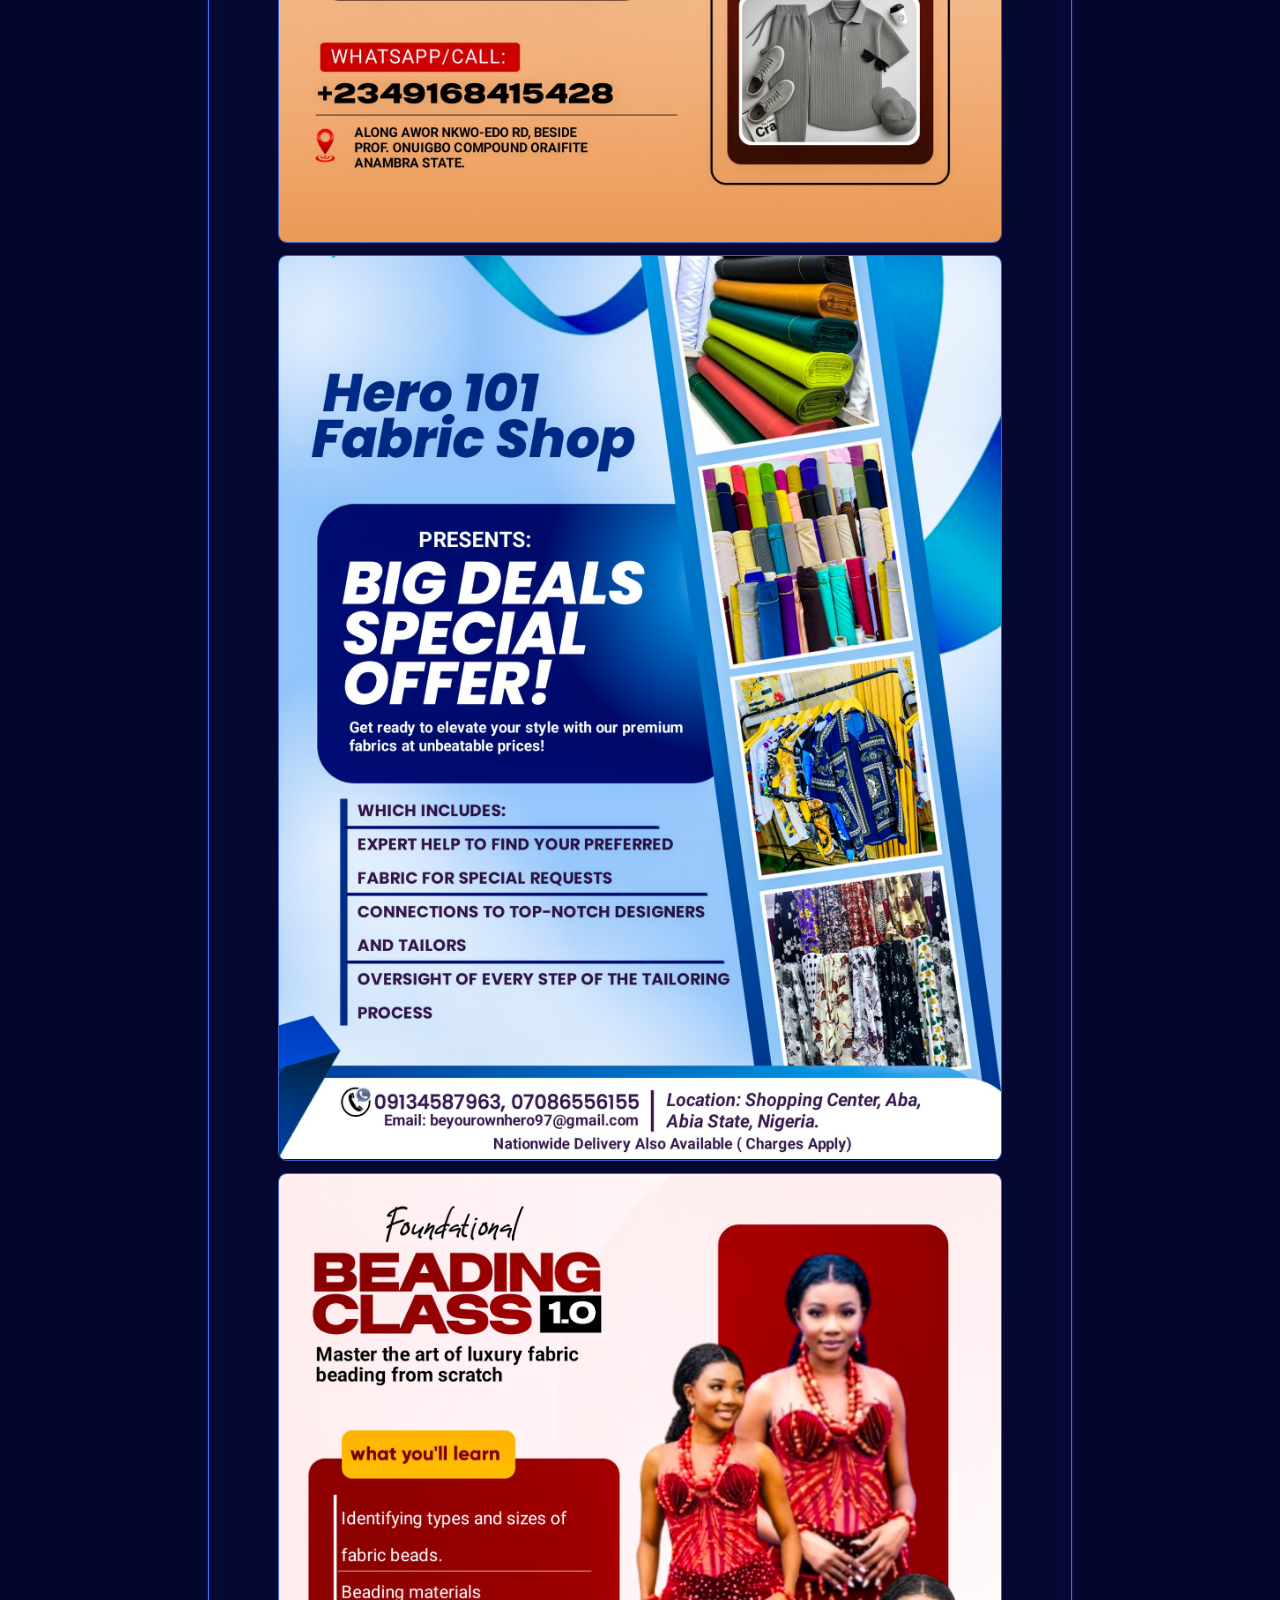
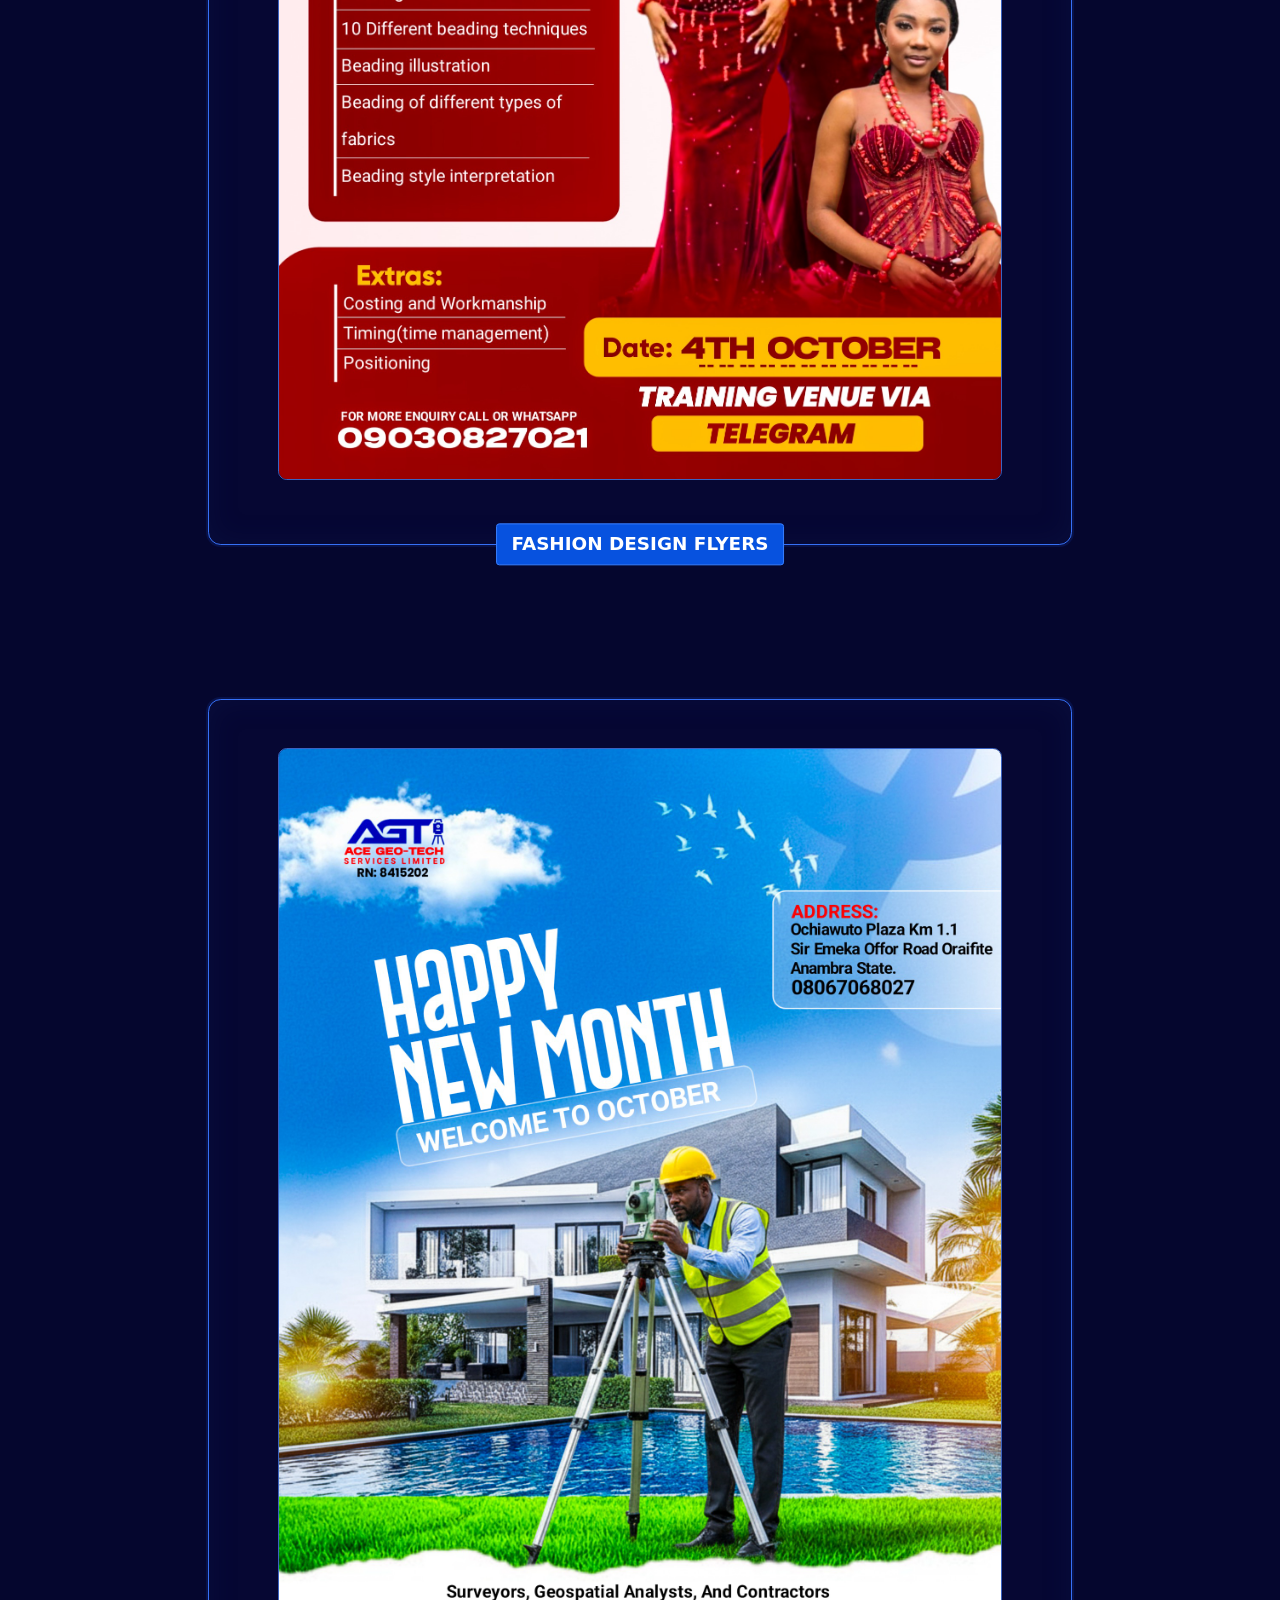
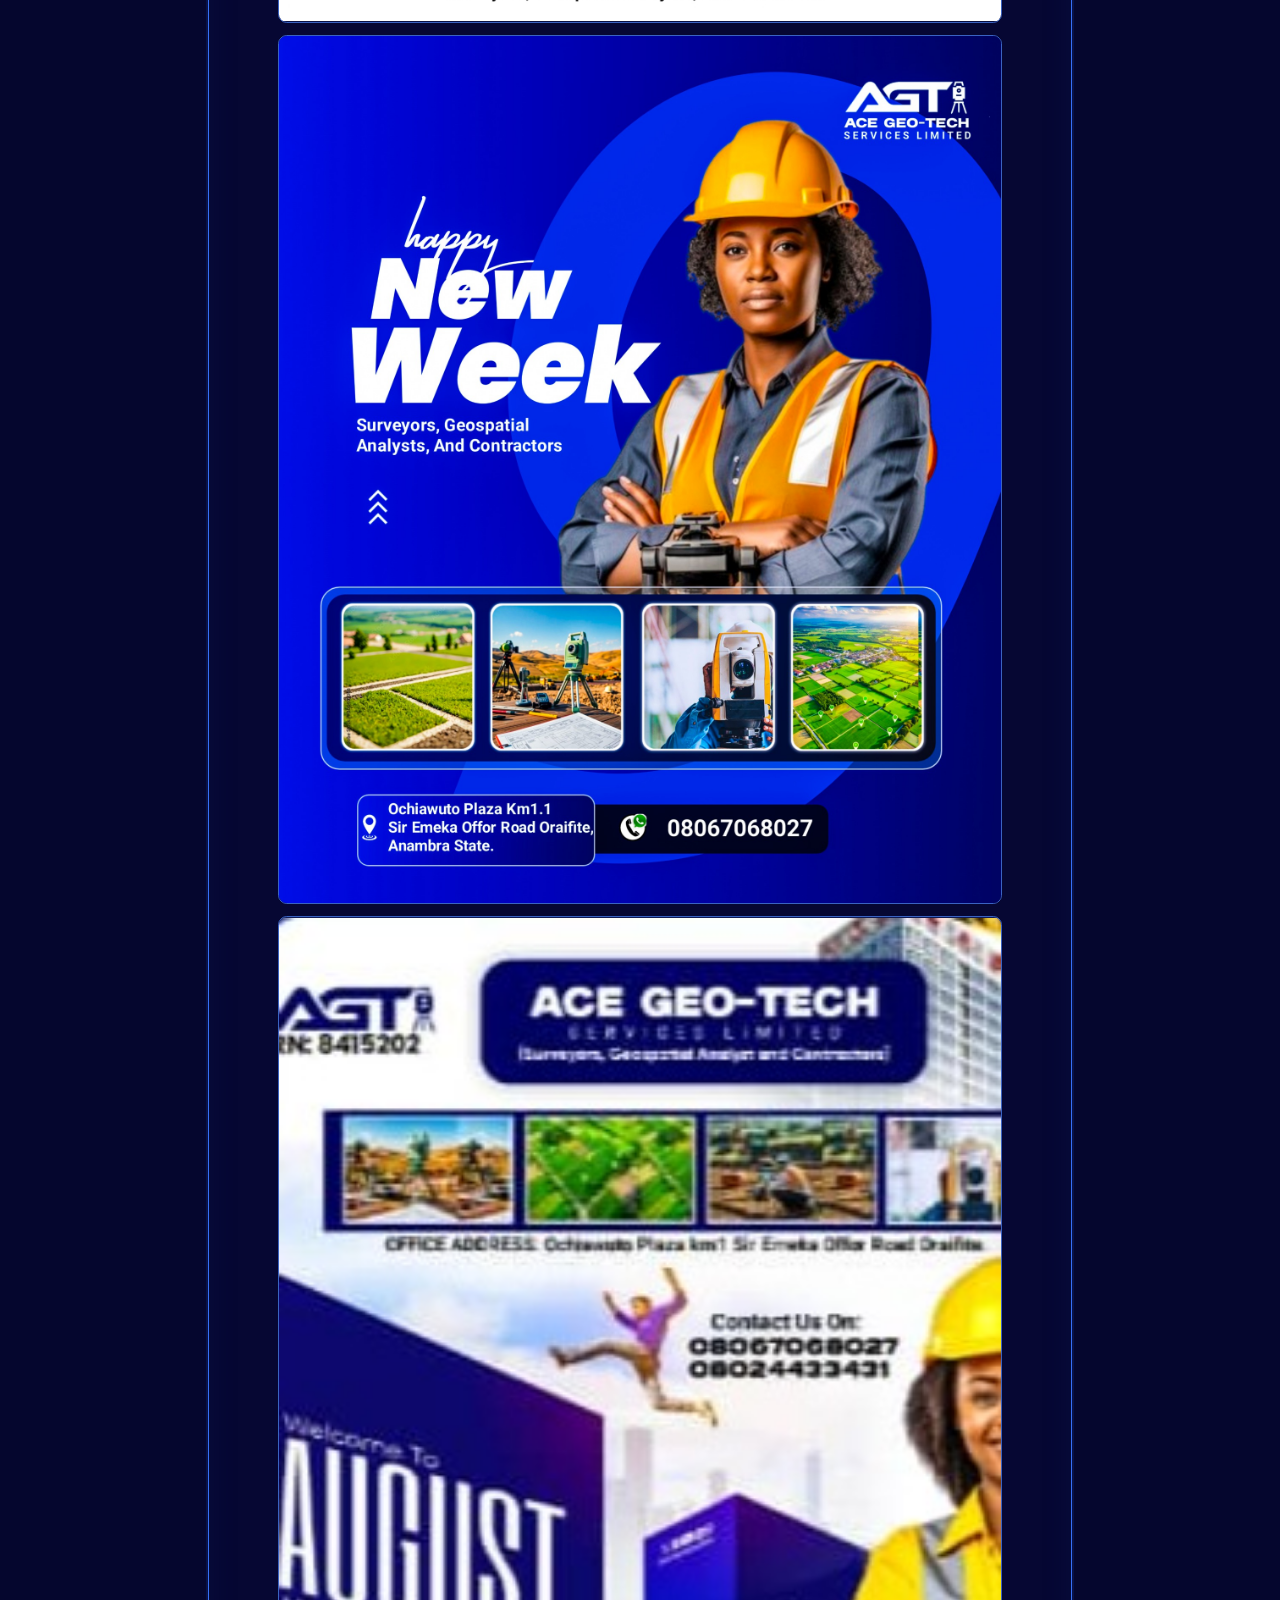
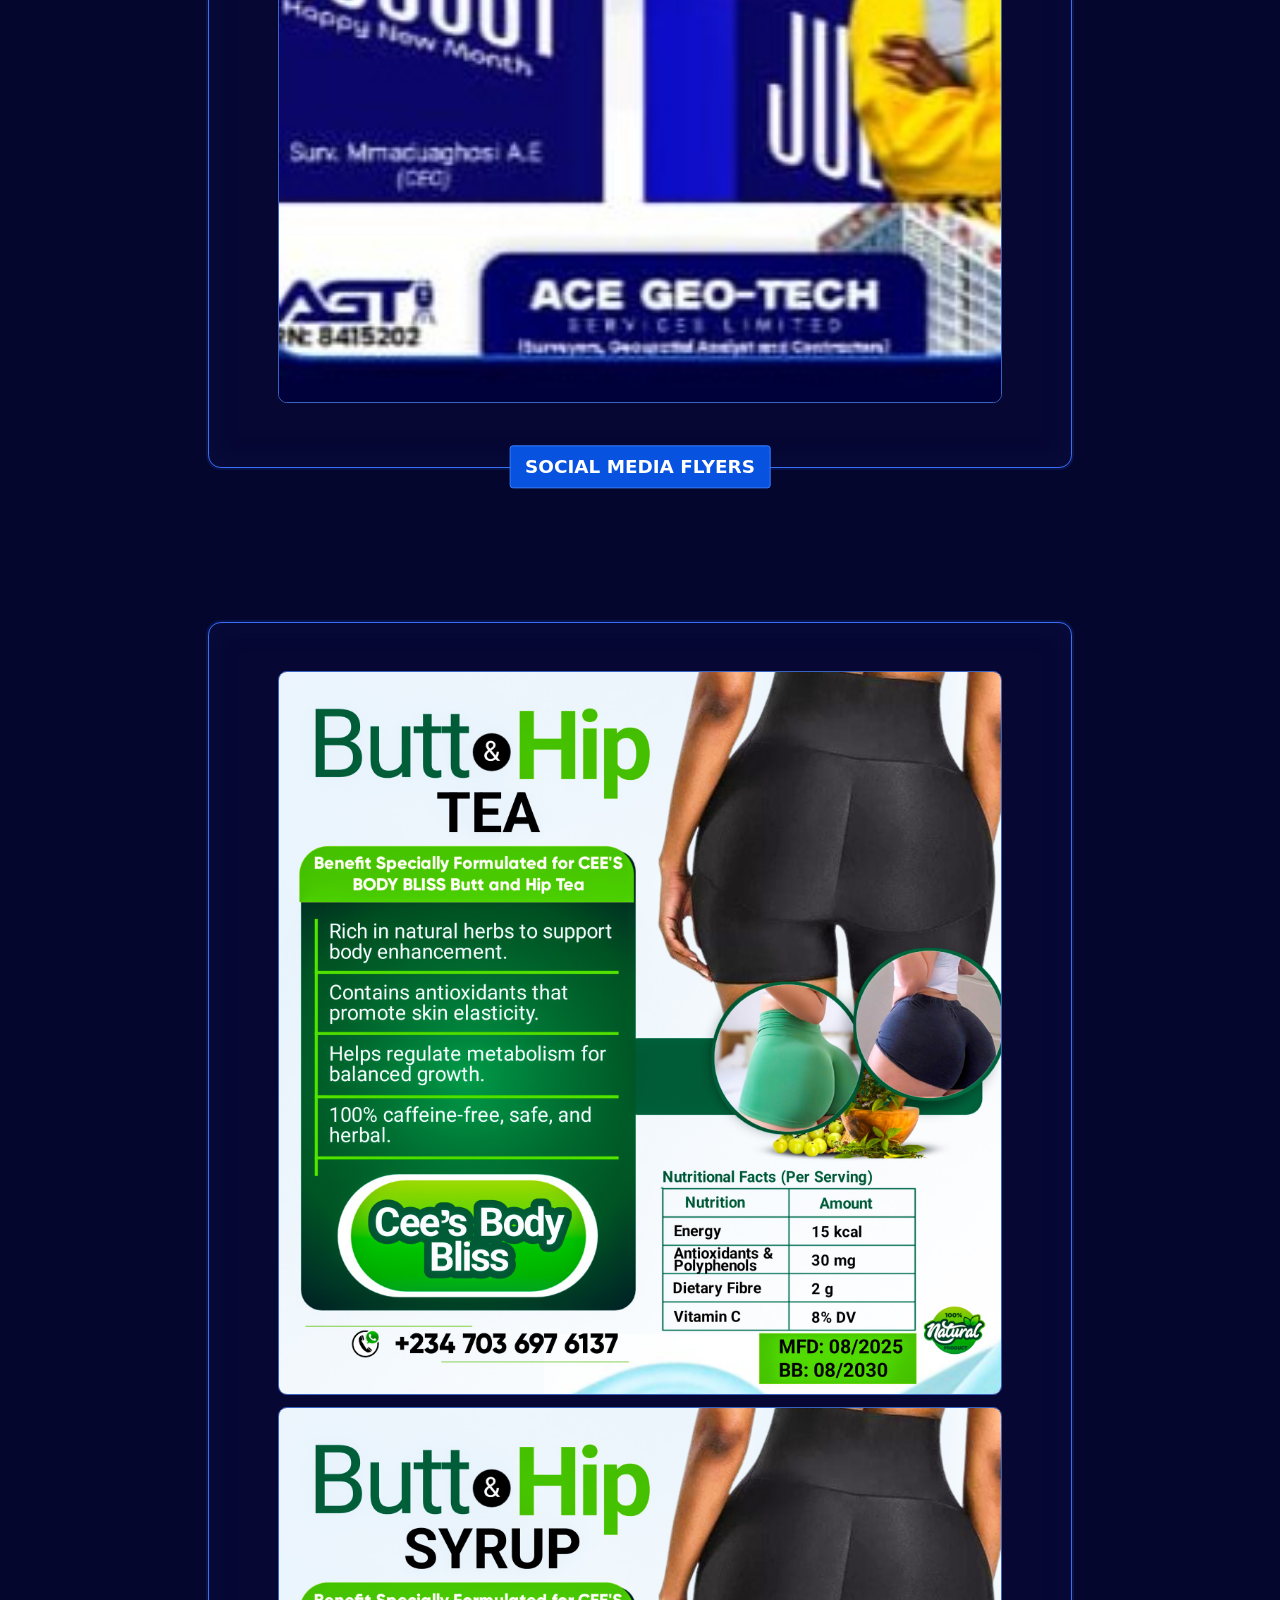
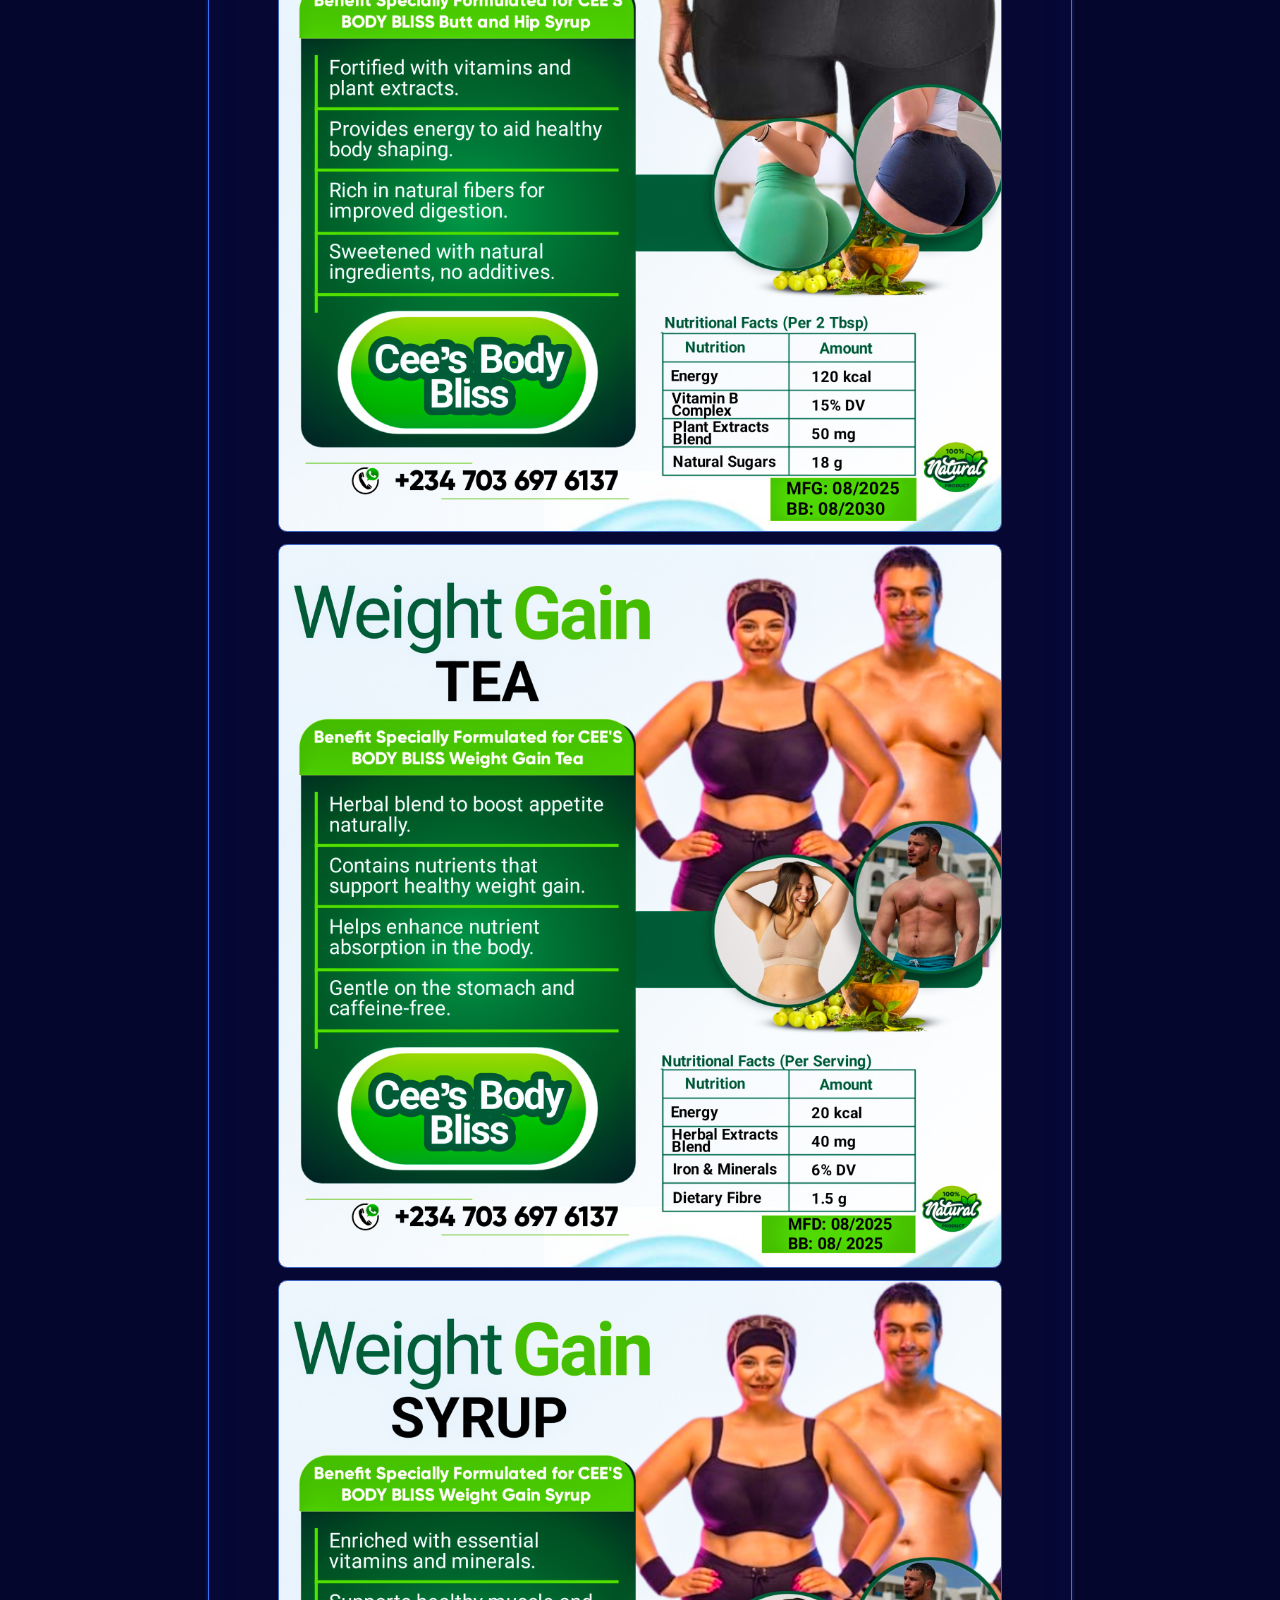
<file: food.html>
<!doctype html>
<html lang="en">
<head>
<meta charset="utf-8">
<meta name="viewport" content="width=device-width, initial-scale=1">
<meta http-equiv="refresh" content="0; url=index.html#food">
<title>Food Design Flyers | RokcityDesigns</title>
</head>
<body>
<p><a href="index.html#food">Open Food Design Flyers</a></p>
</body>
</html>
</file>
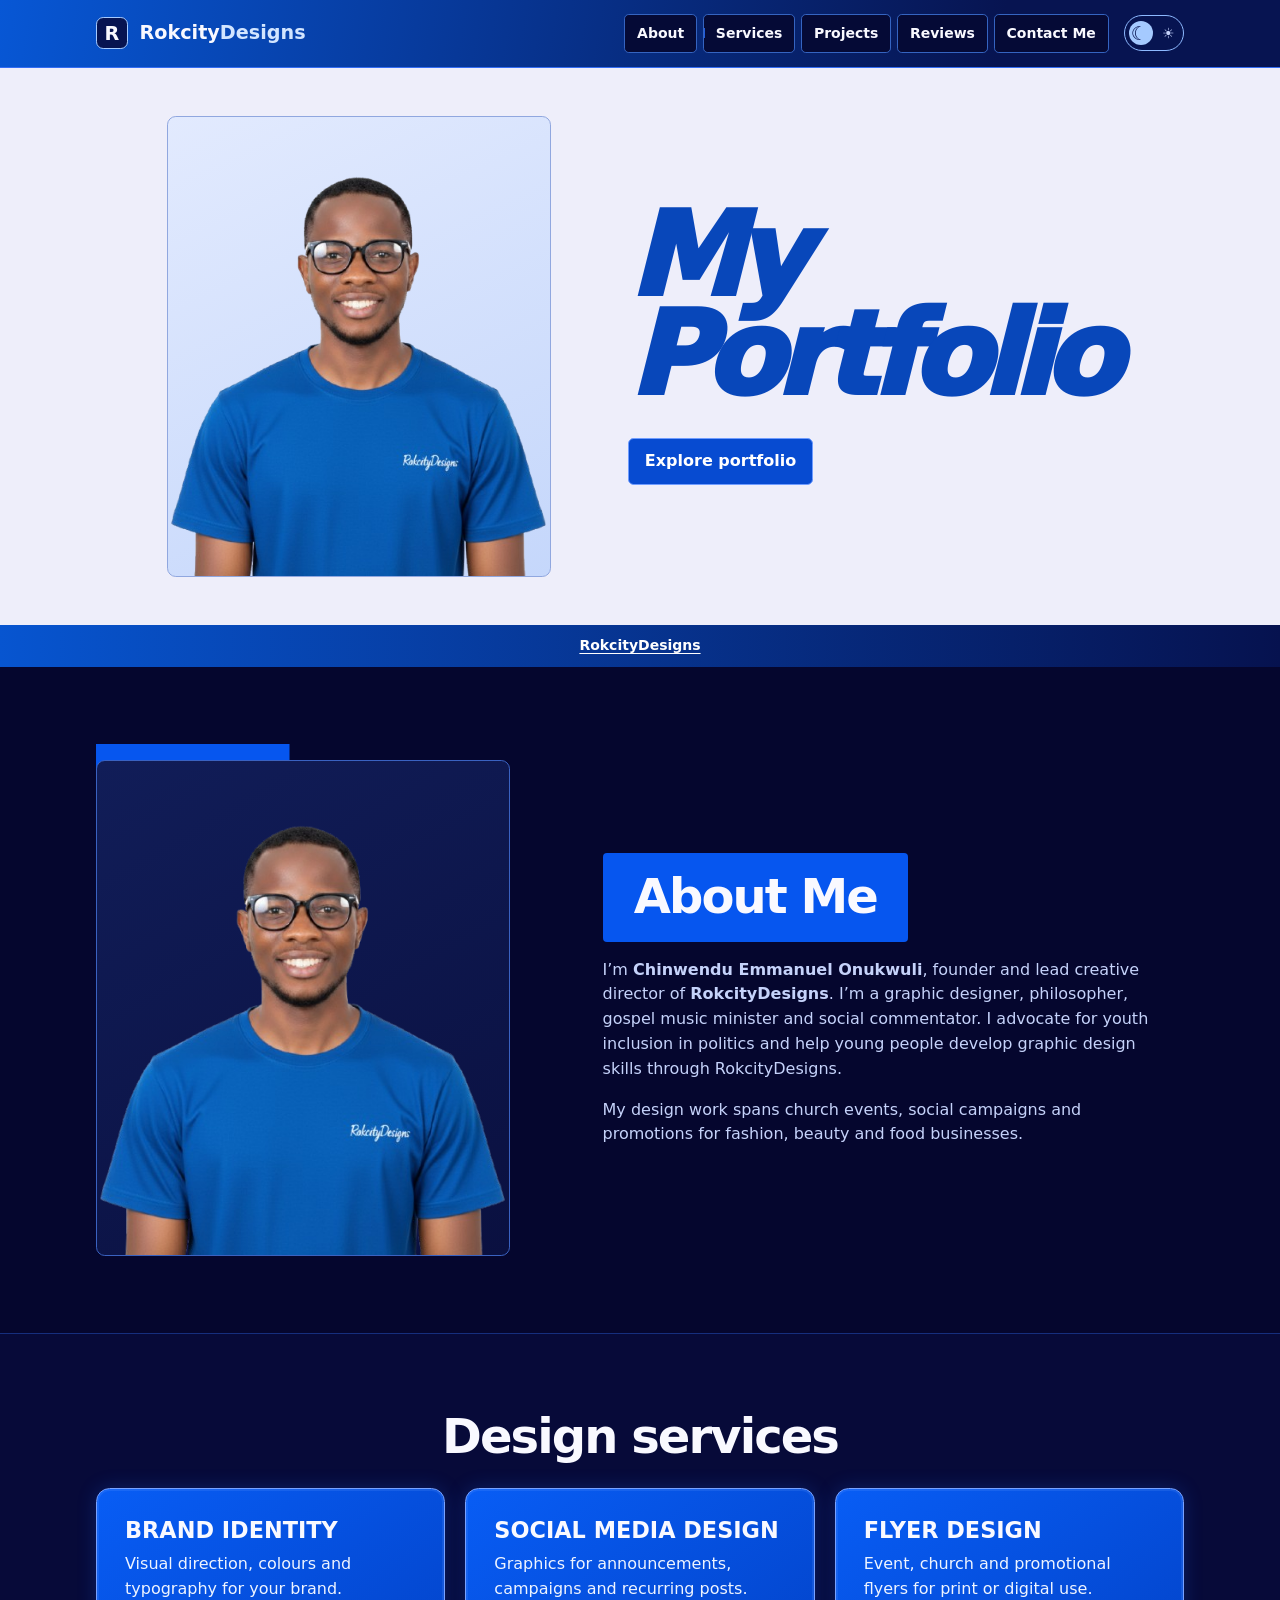
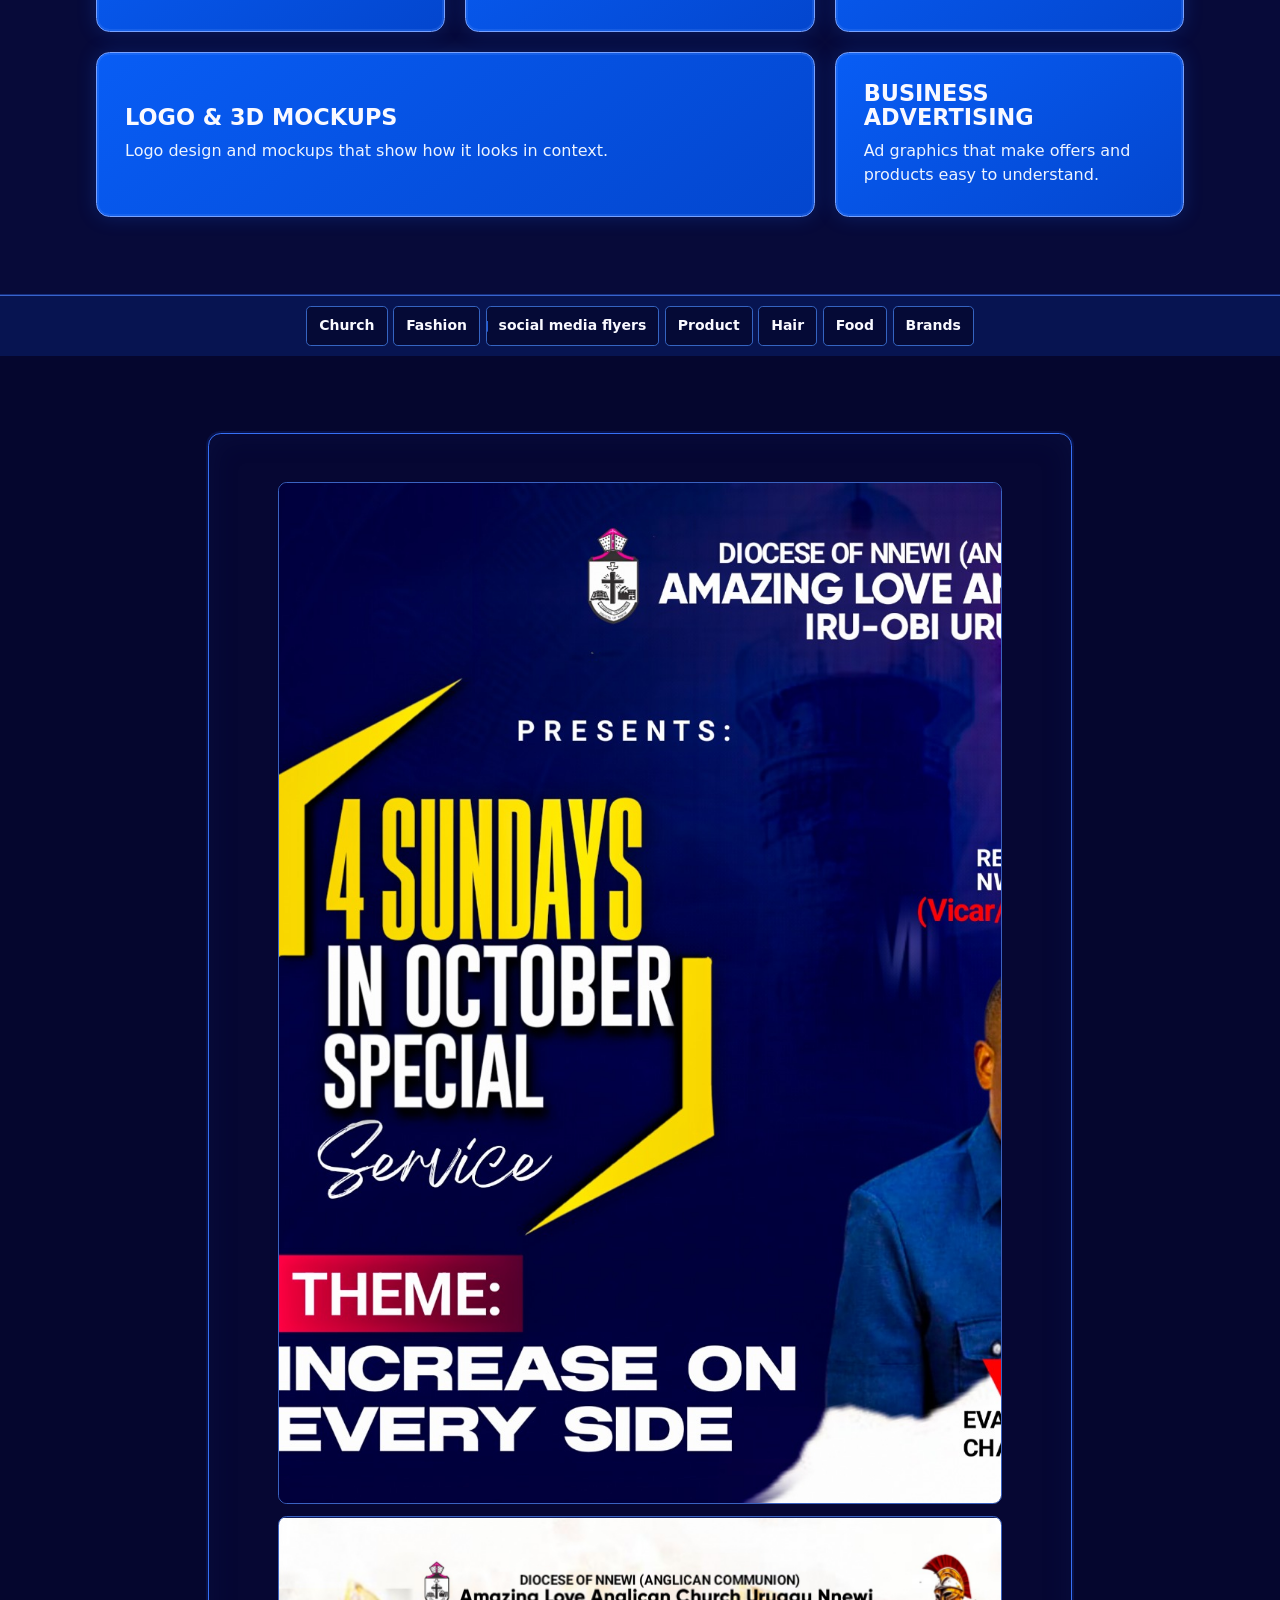
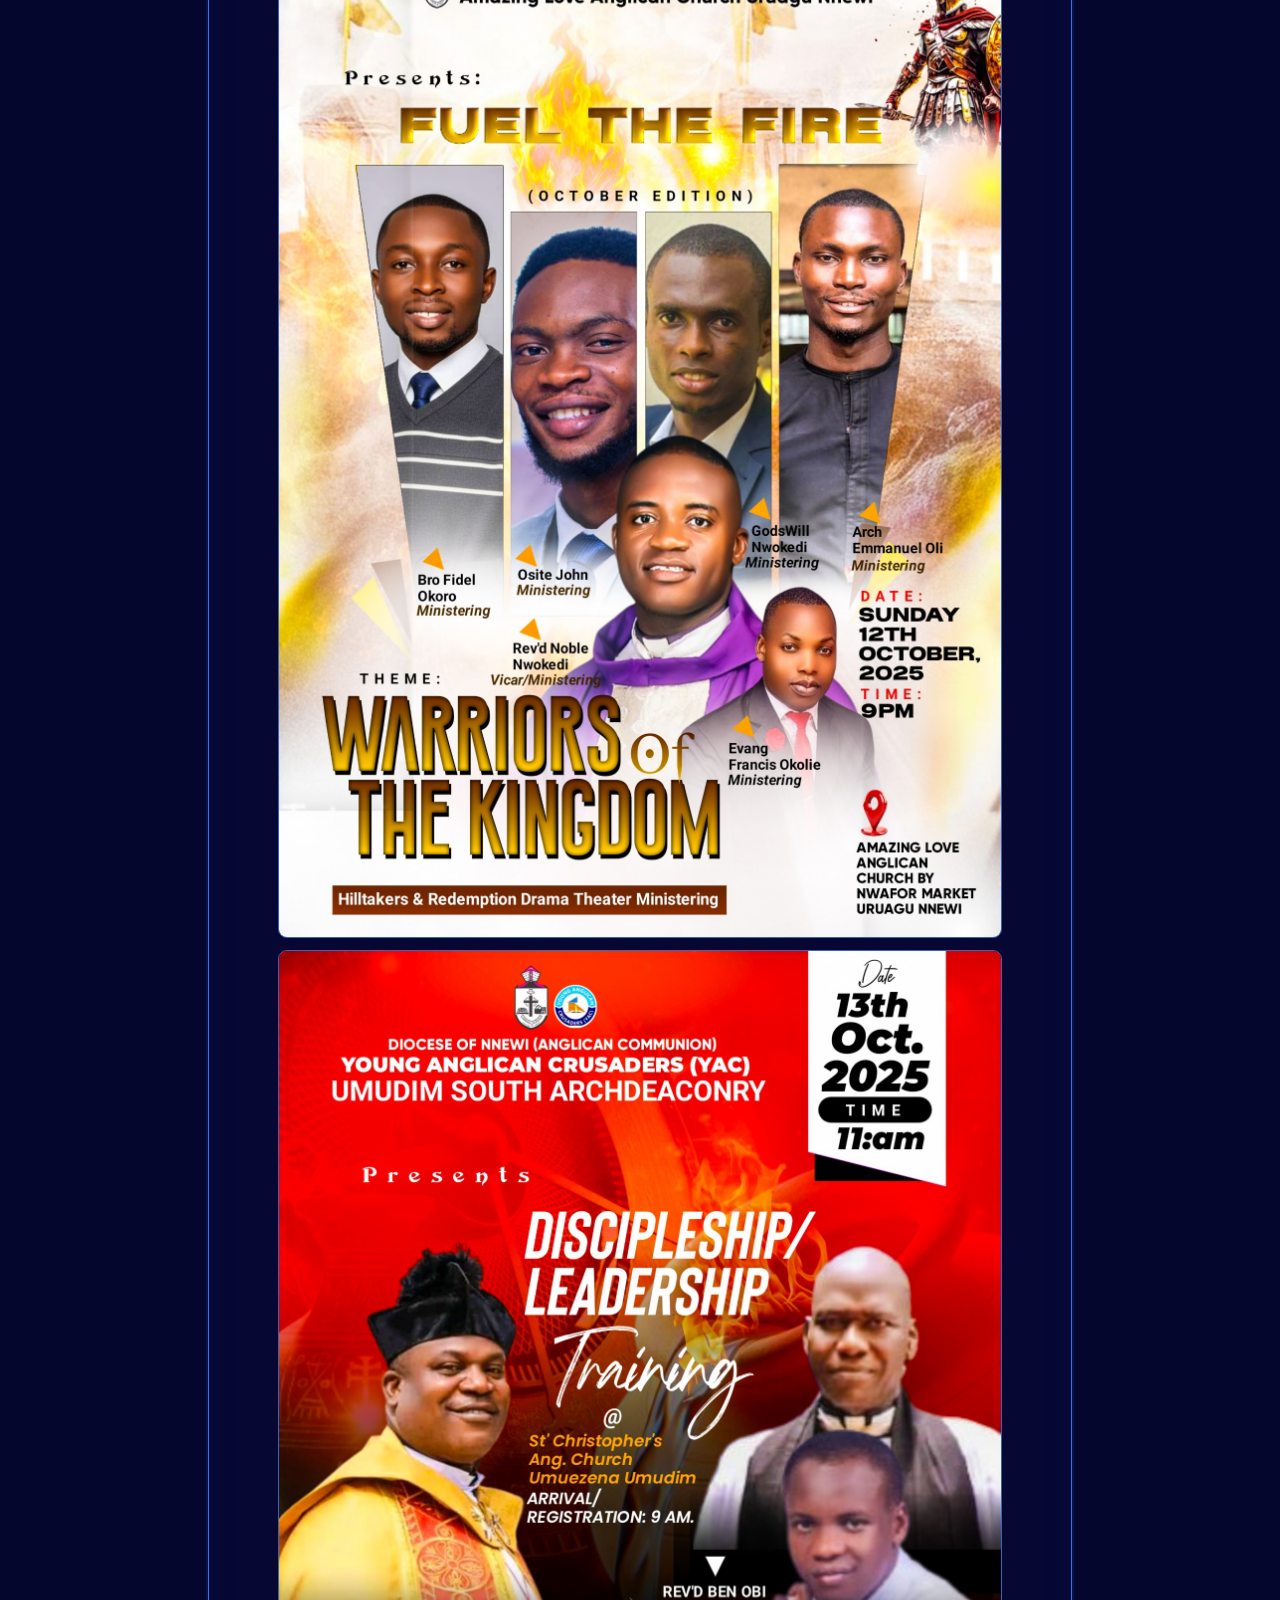
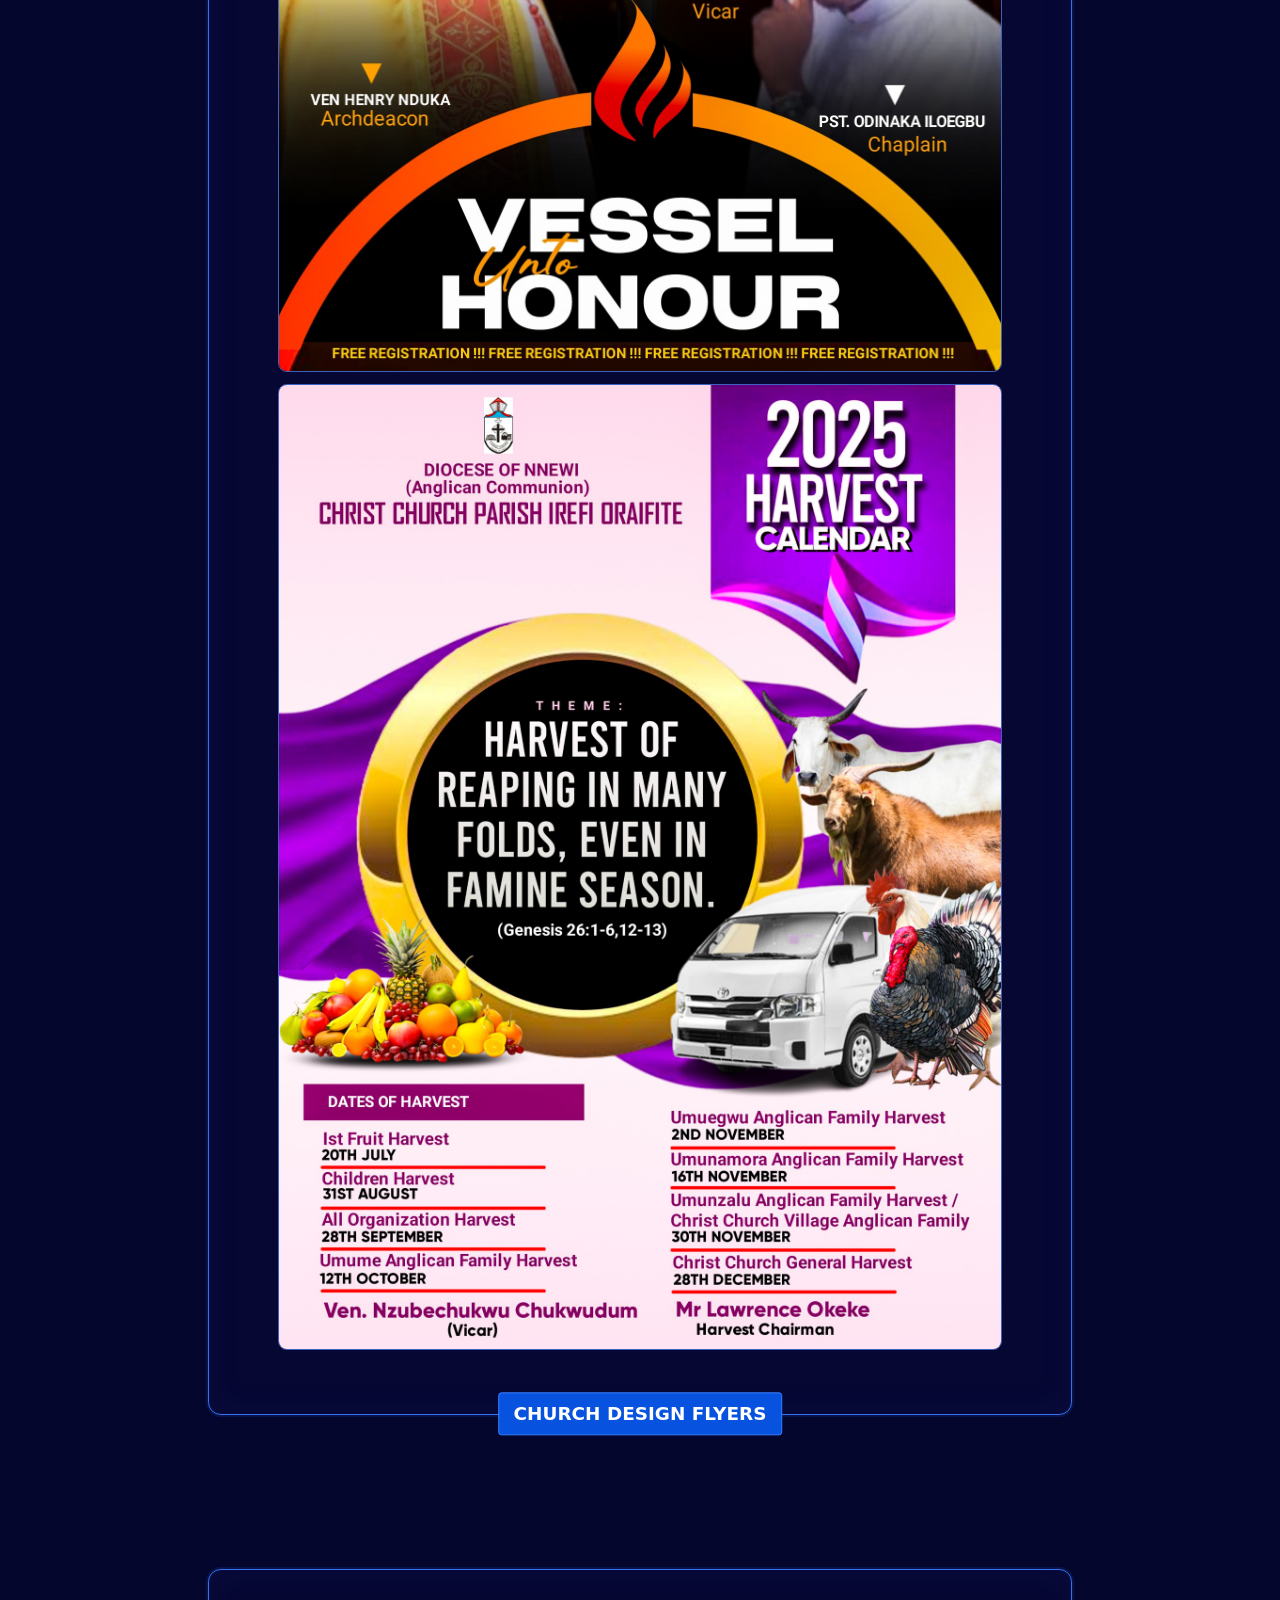
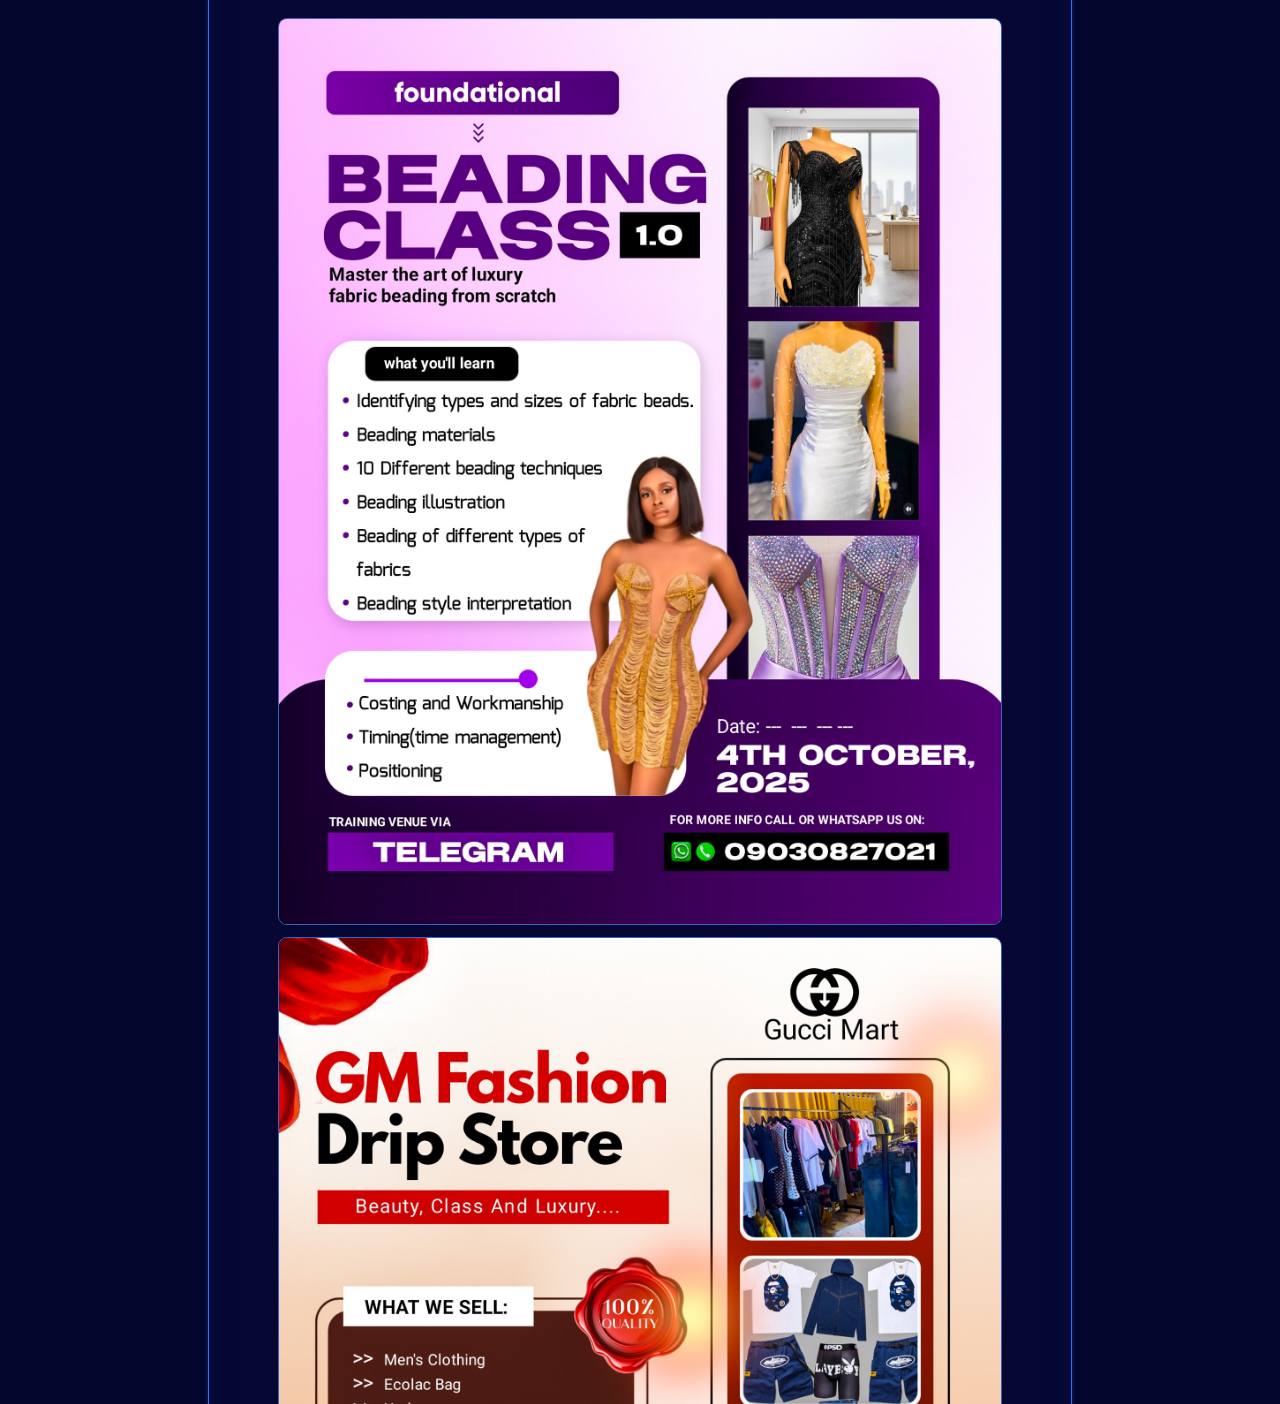
<file: hair.html>
<!doctype html>
<html lang="en">
<head>
<meta charset="utf-8">
<meta name="viewport" content="width=device-width, initial-scale=1">
<meta http-equiv="refresh" content="0; url=index.html#hair">
<title>Hair Vendor Design Flyers | RokcityDesigns</title>
</head>
<body>
<p><a href="index.html#hair">Open Hair Vendor Design Flyers</a></p>
</body>
</html>
</file>
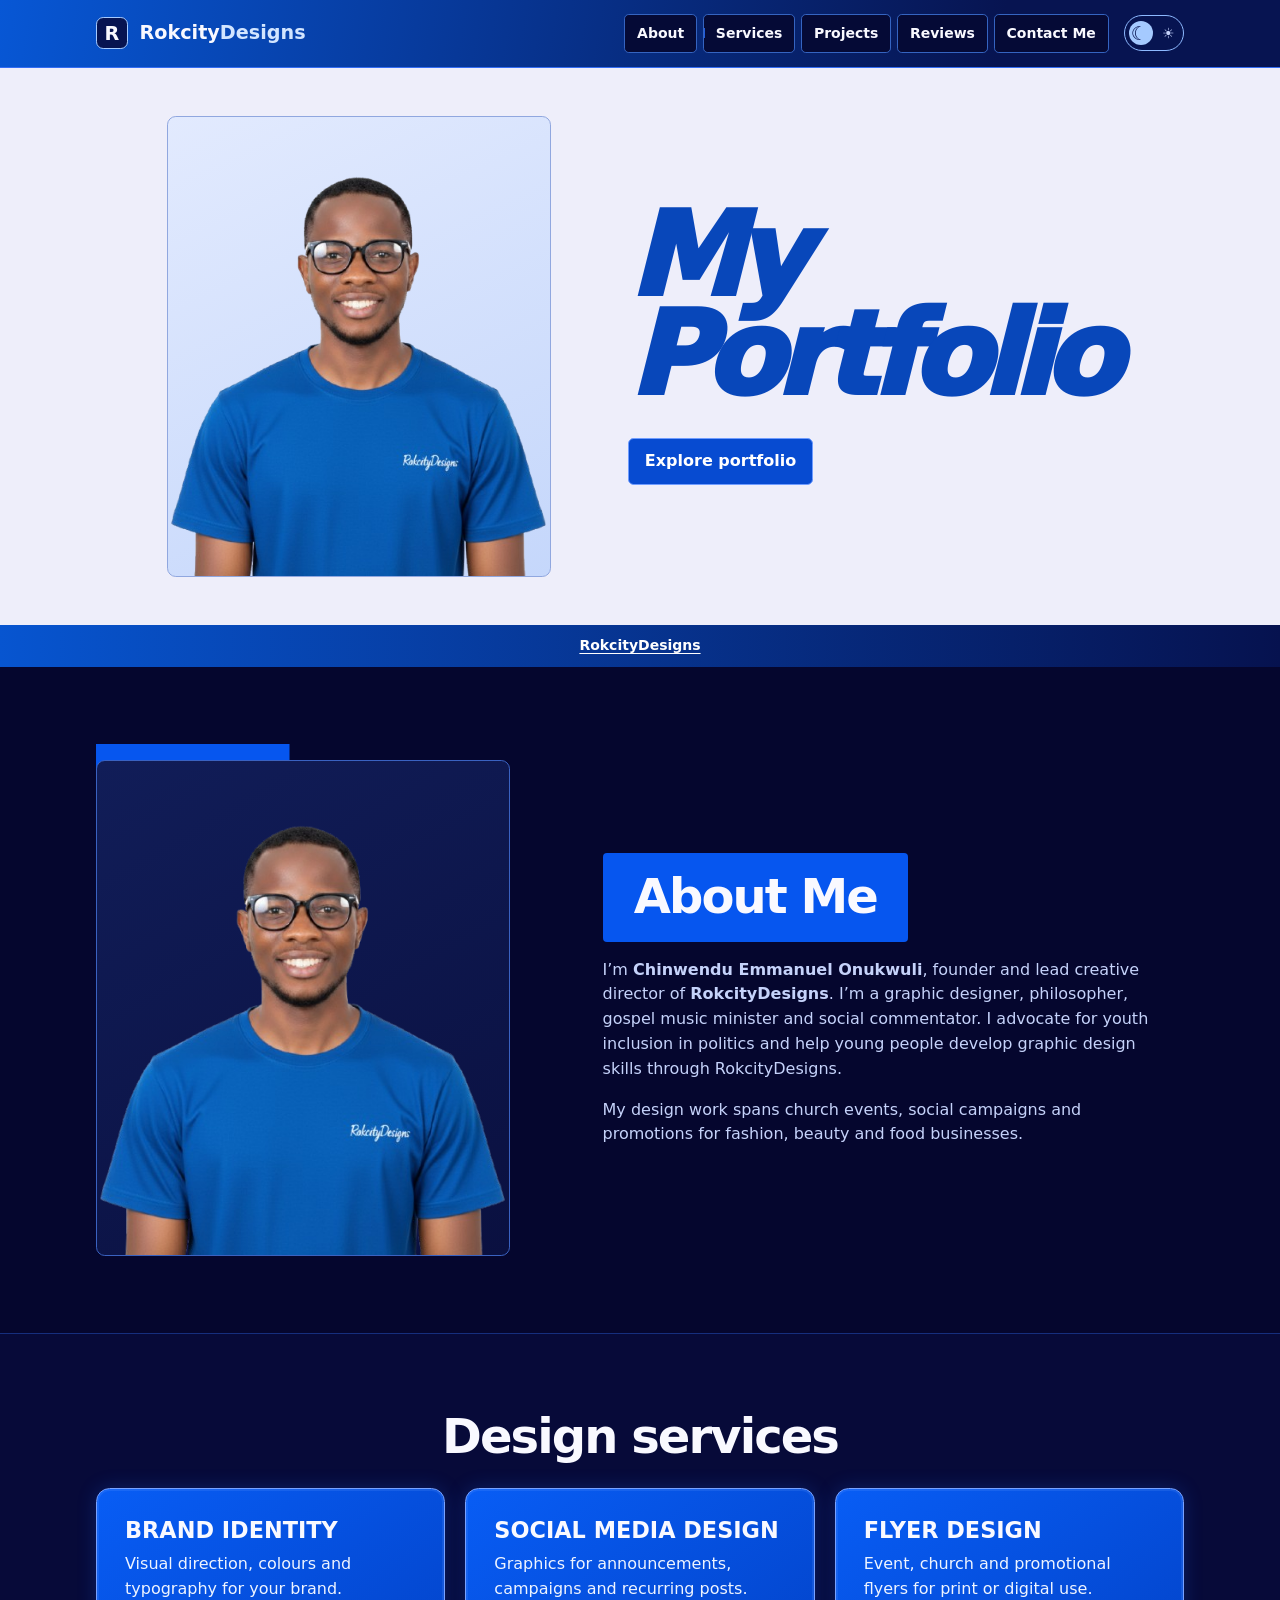
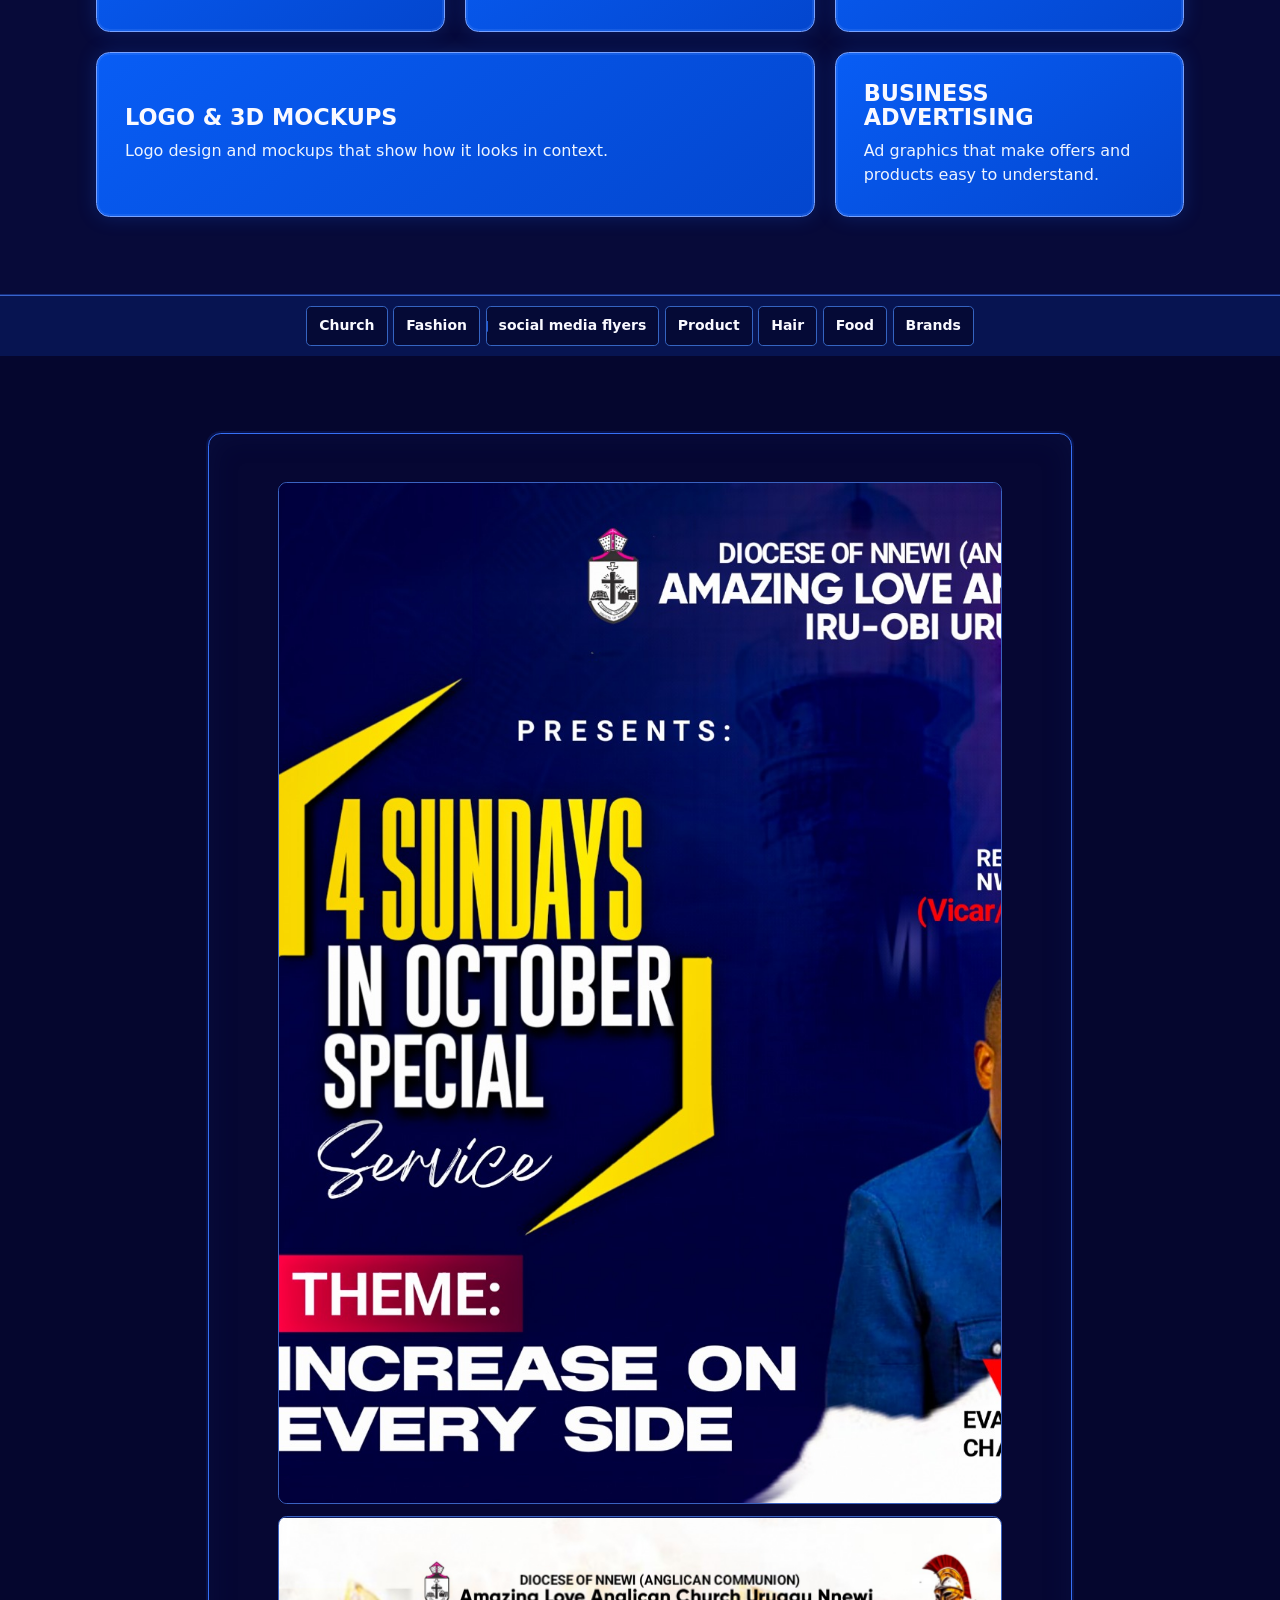
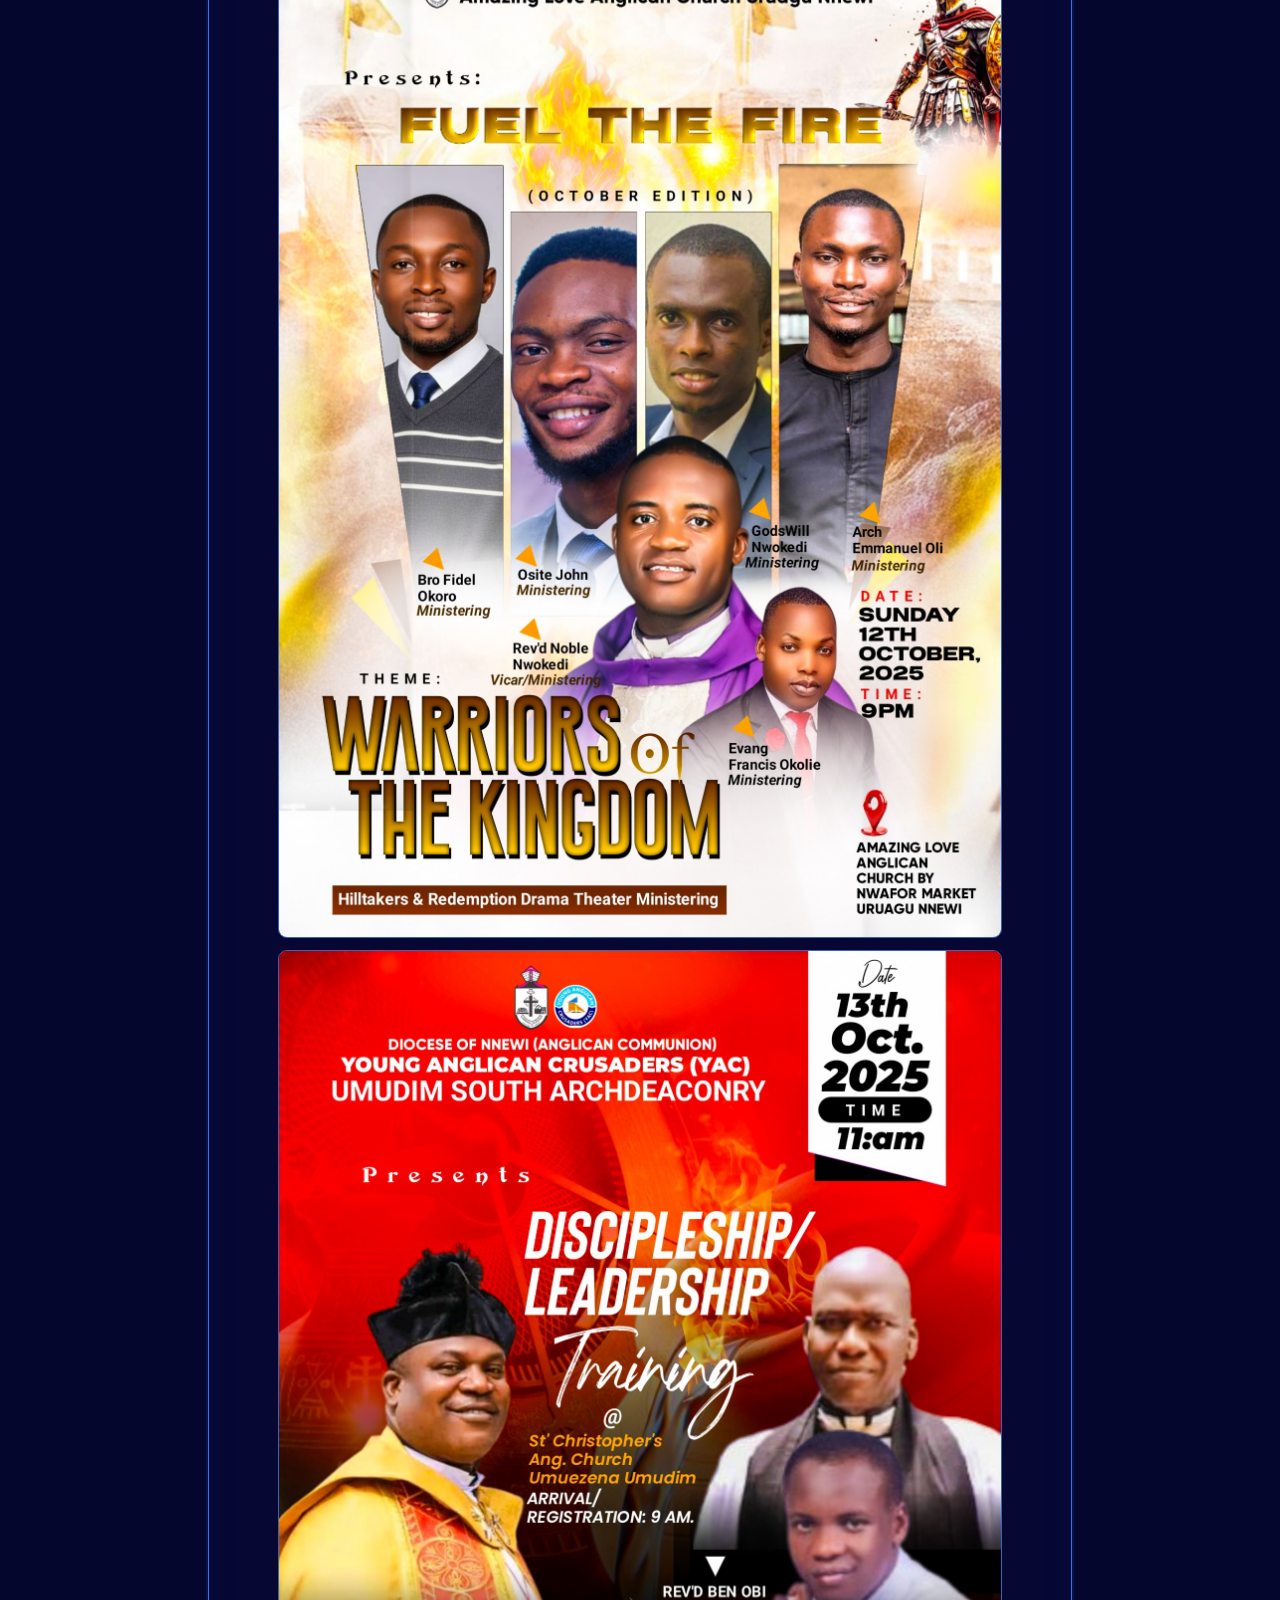
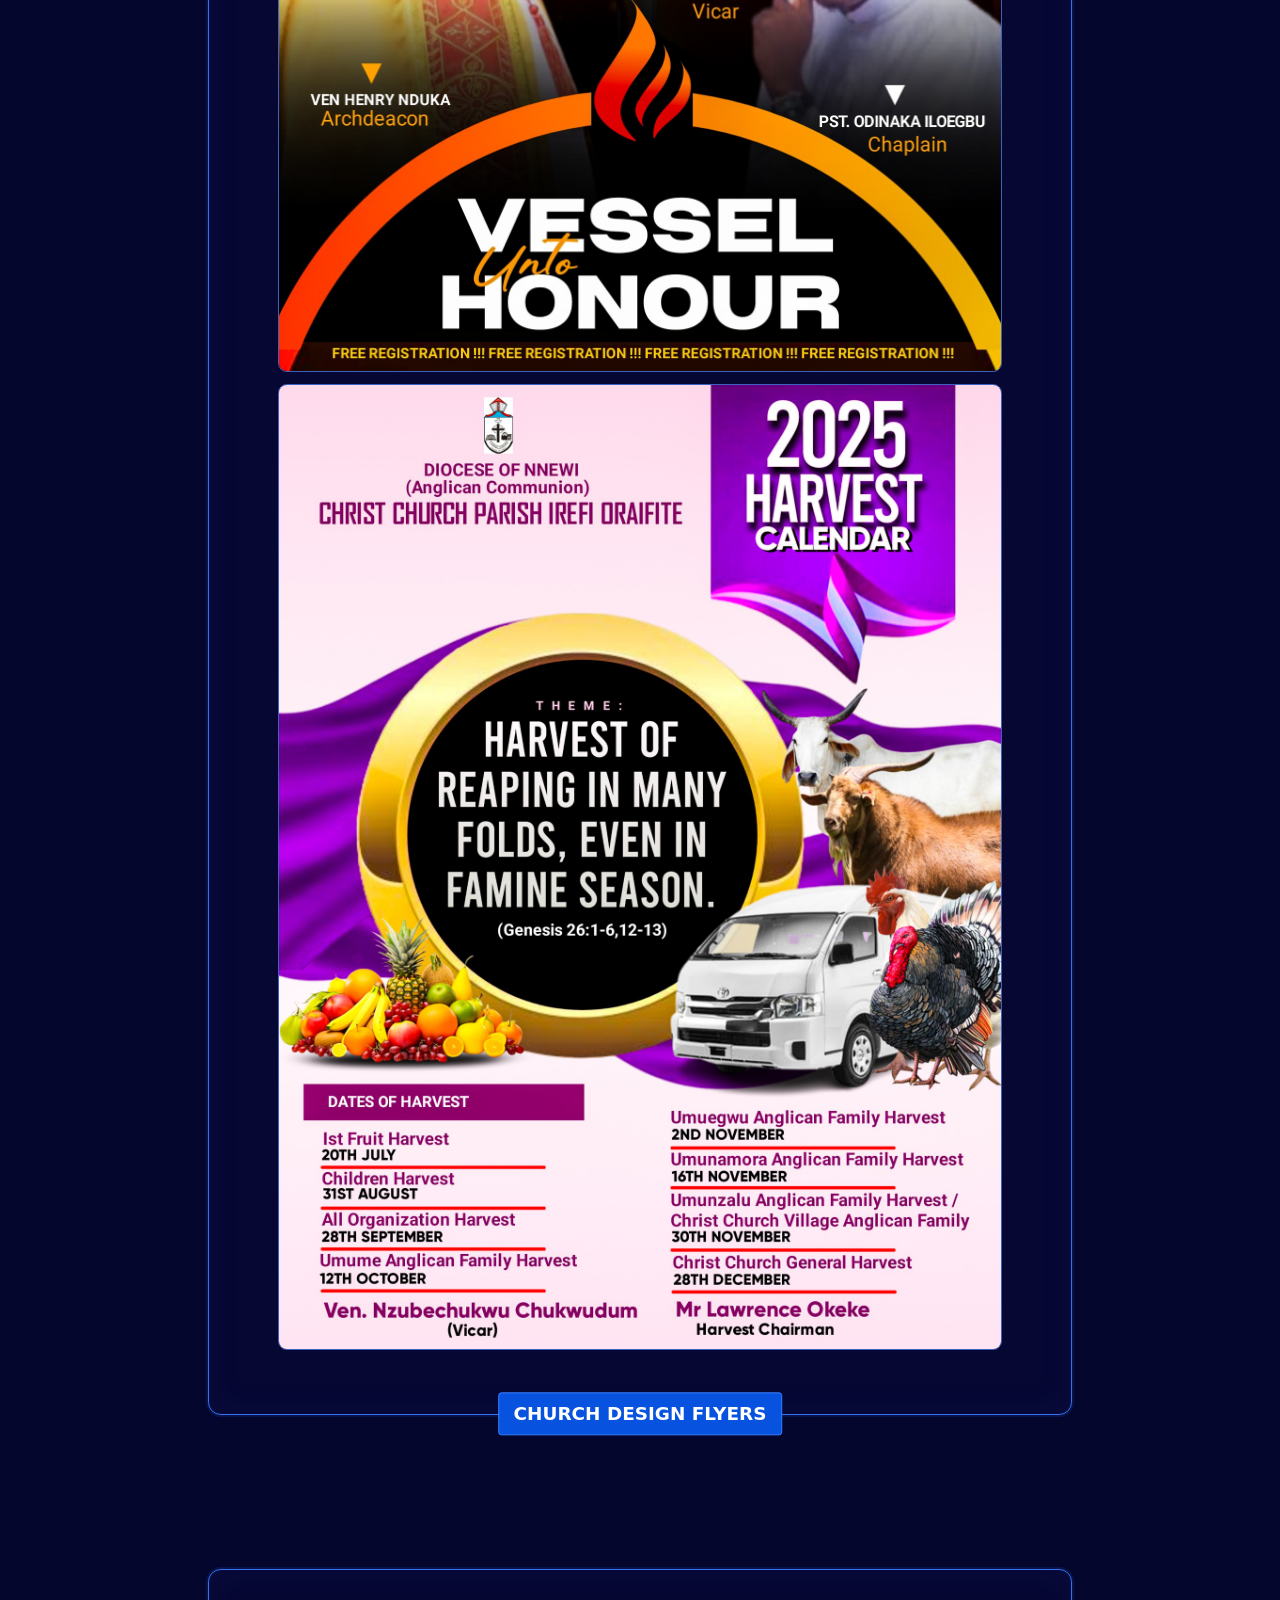
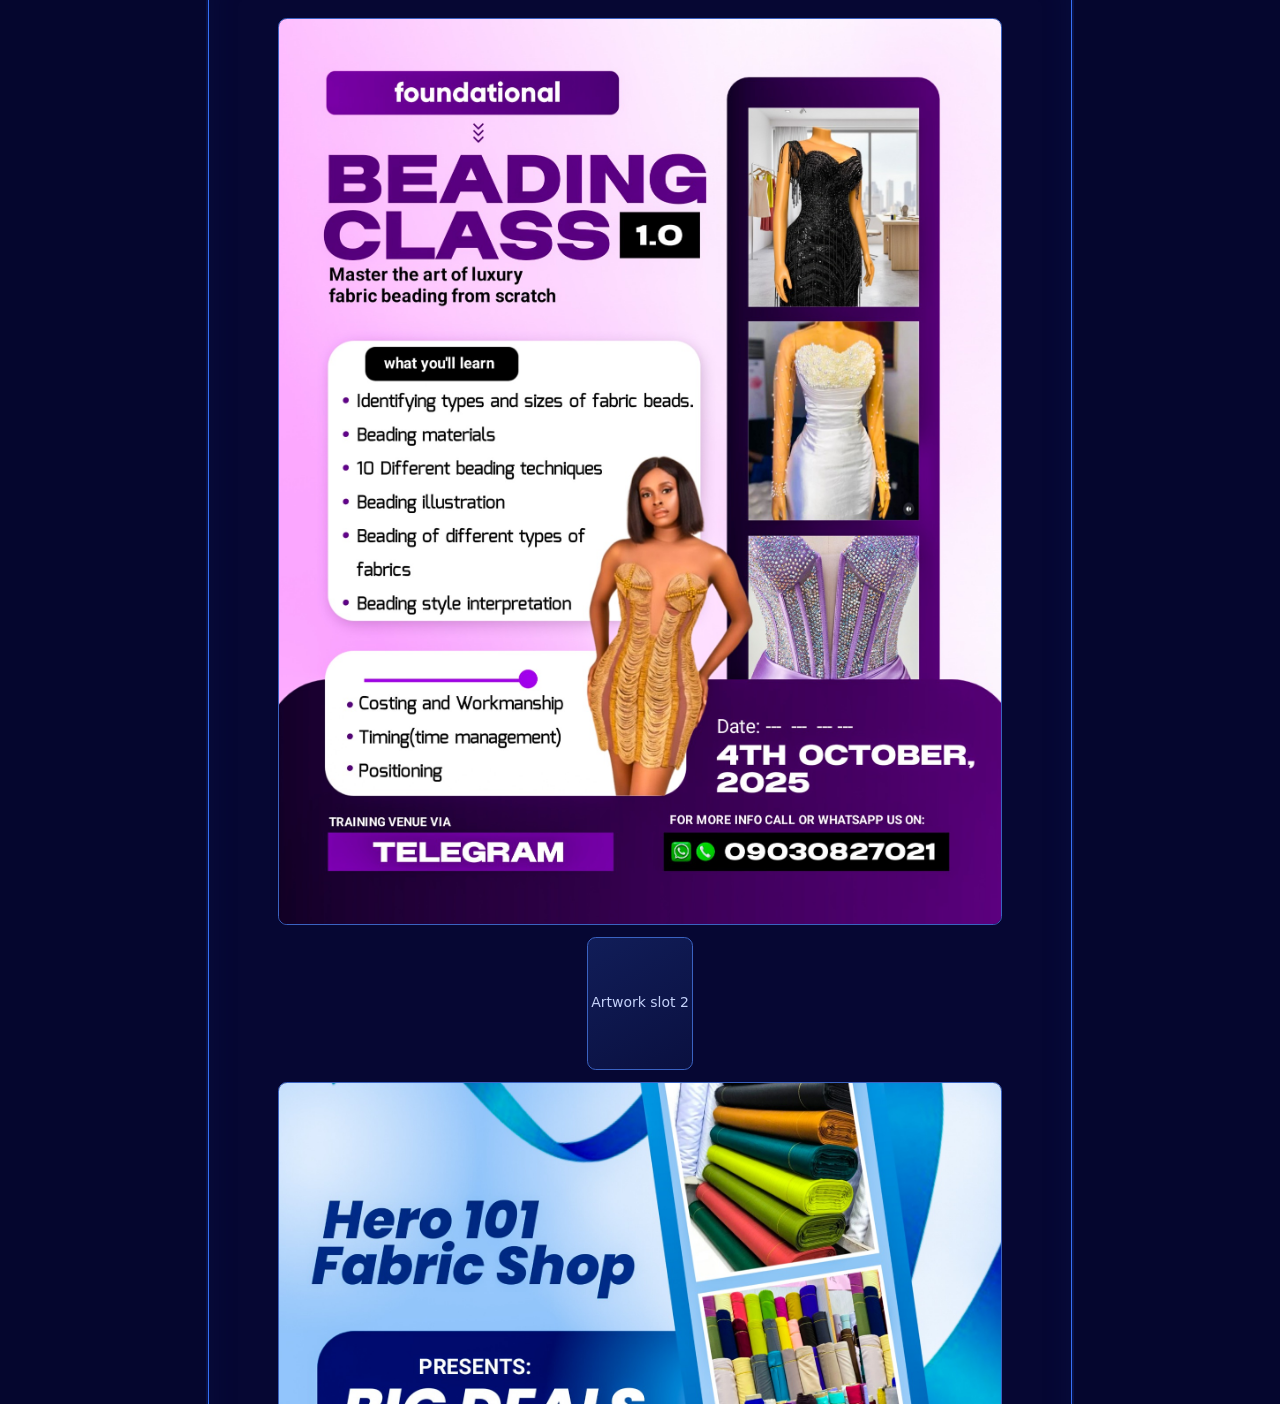
<file: product.html>
<!doctype html>
<html lang="en">
<head>
<meta charset="utf-8">
<meta name="viewport" content="width=device-width, initial-scale=1">
<meta http-equiv="refresh" content="0; url=index.html#product">
<title>Product Design Flyers | RokcityDesigns</title>
</head>
<body>
<p><a href="index.html#product">Open Product Design Flyers</a></p>
</body>
</html>
</file>
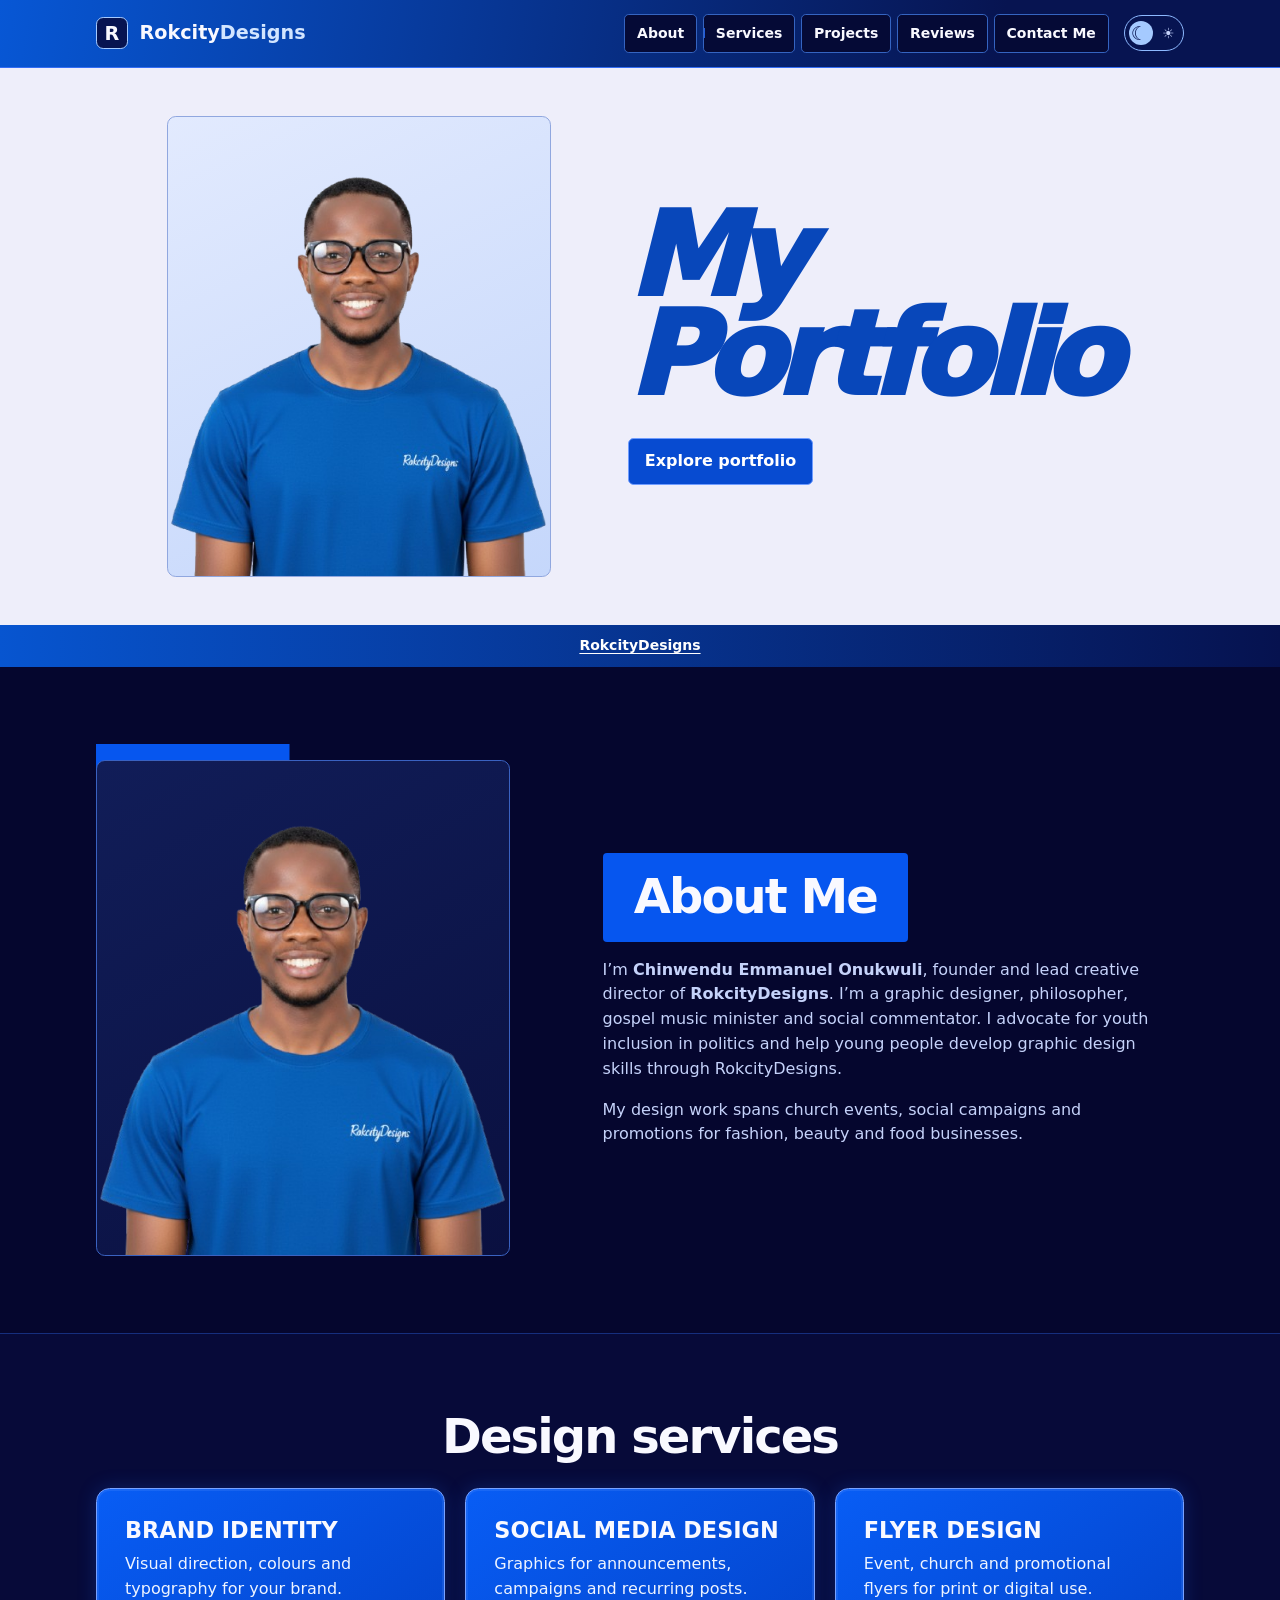
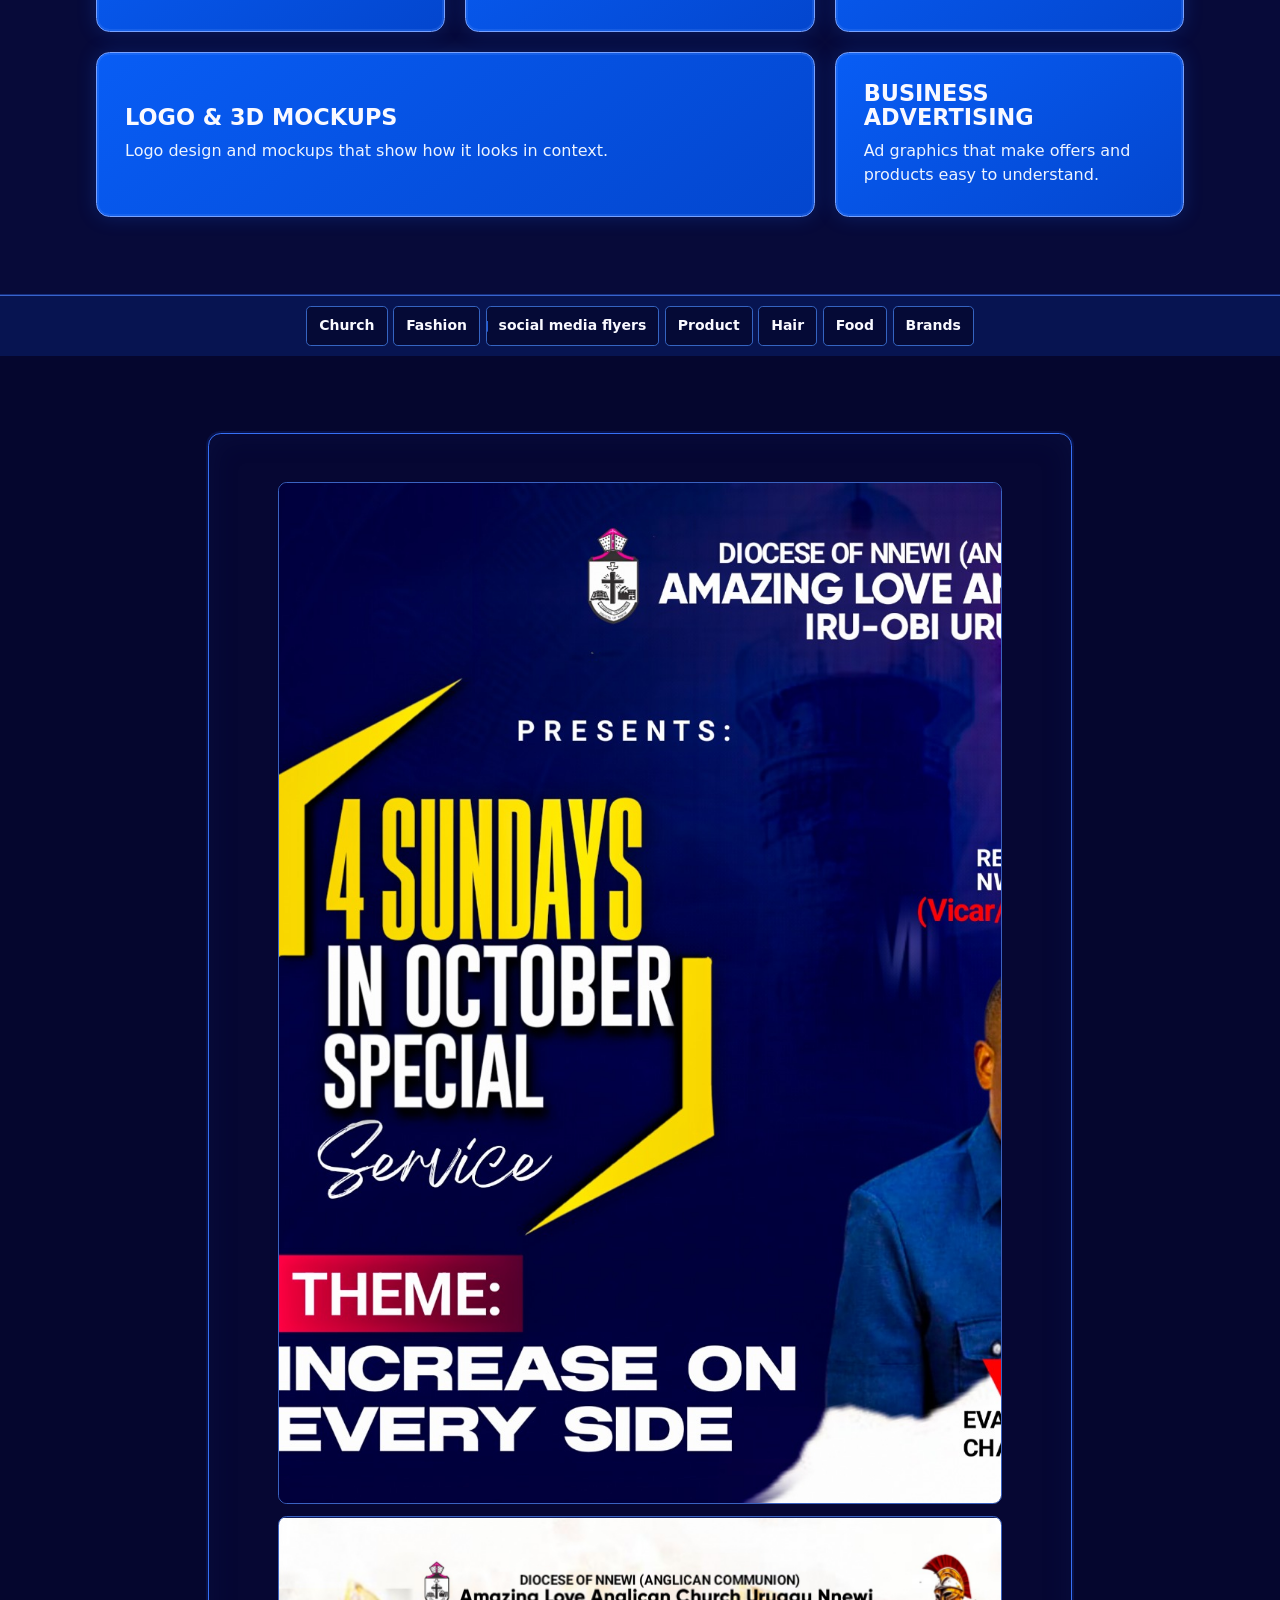
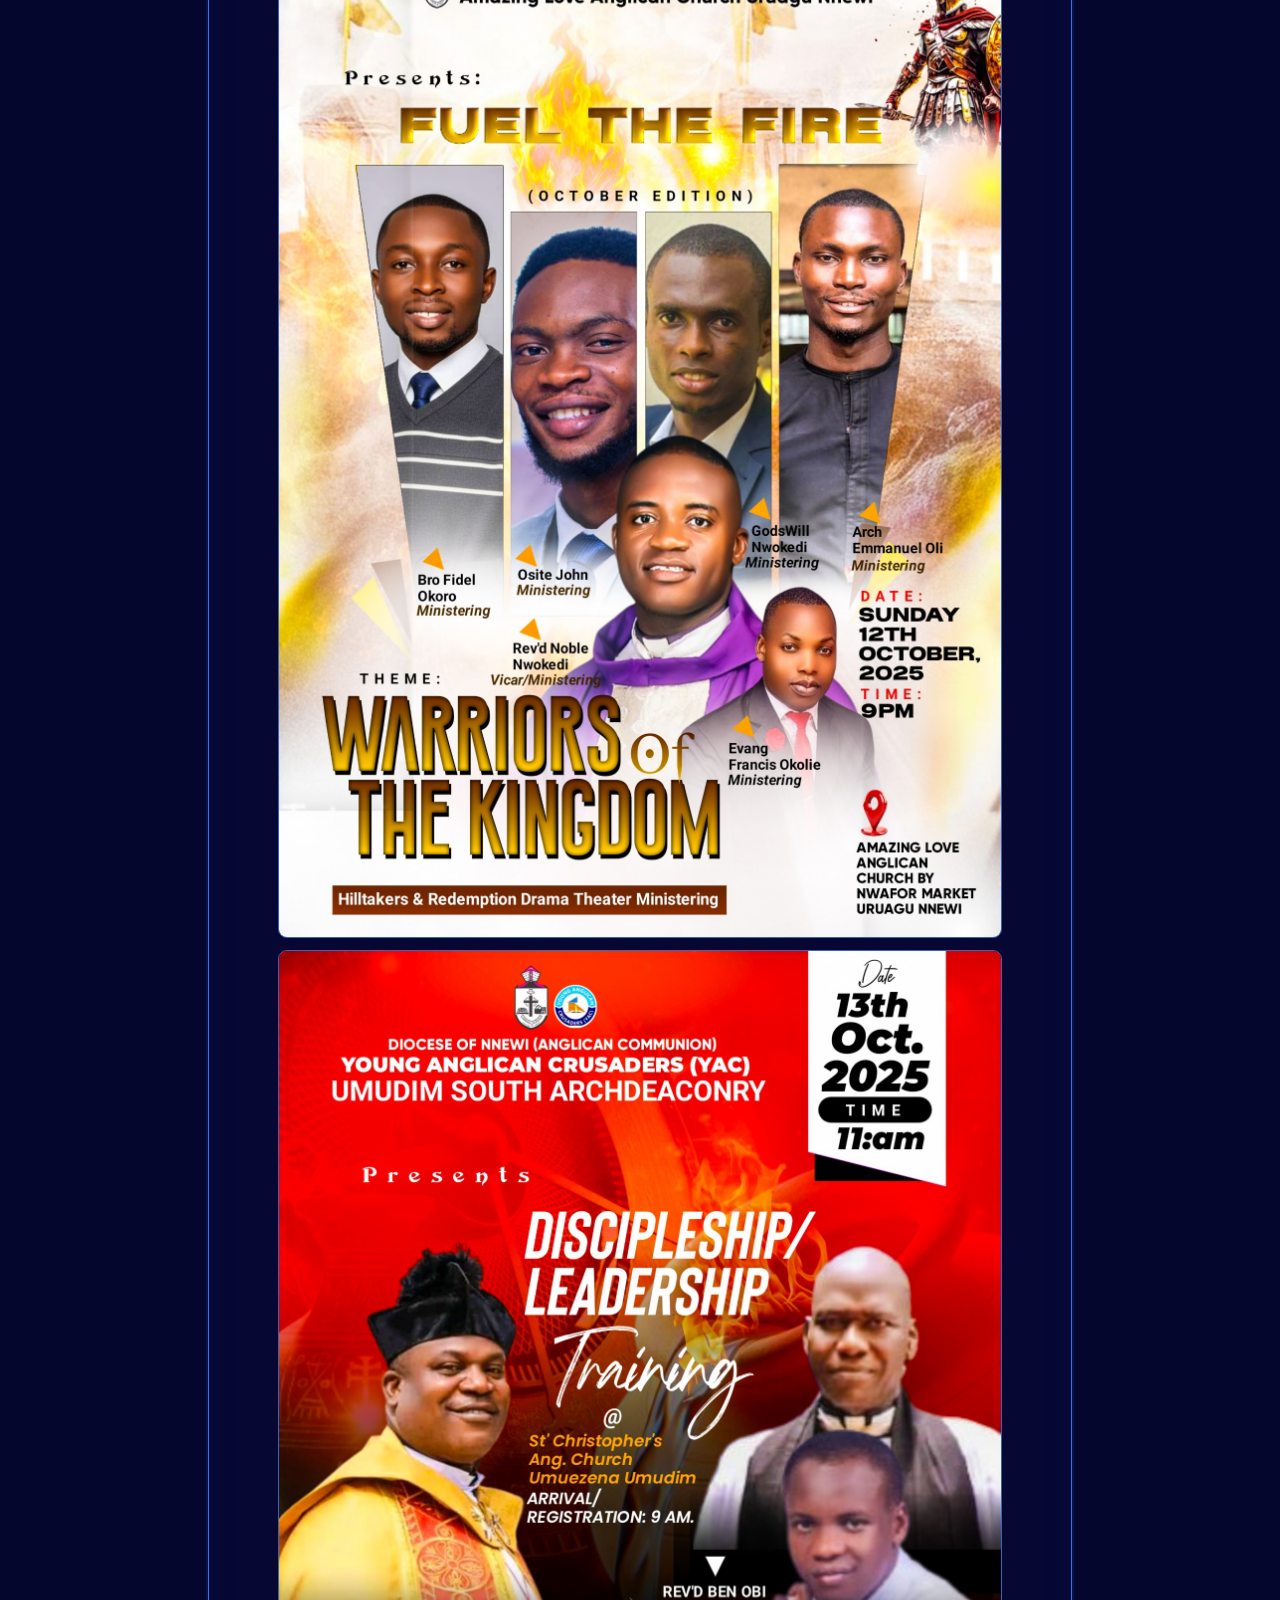
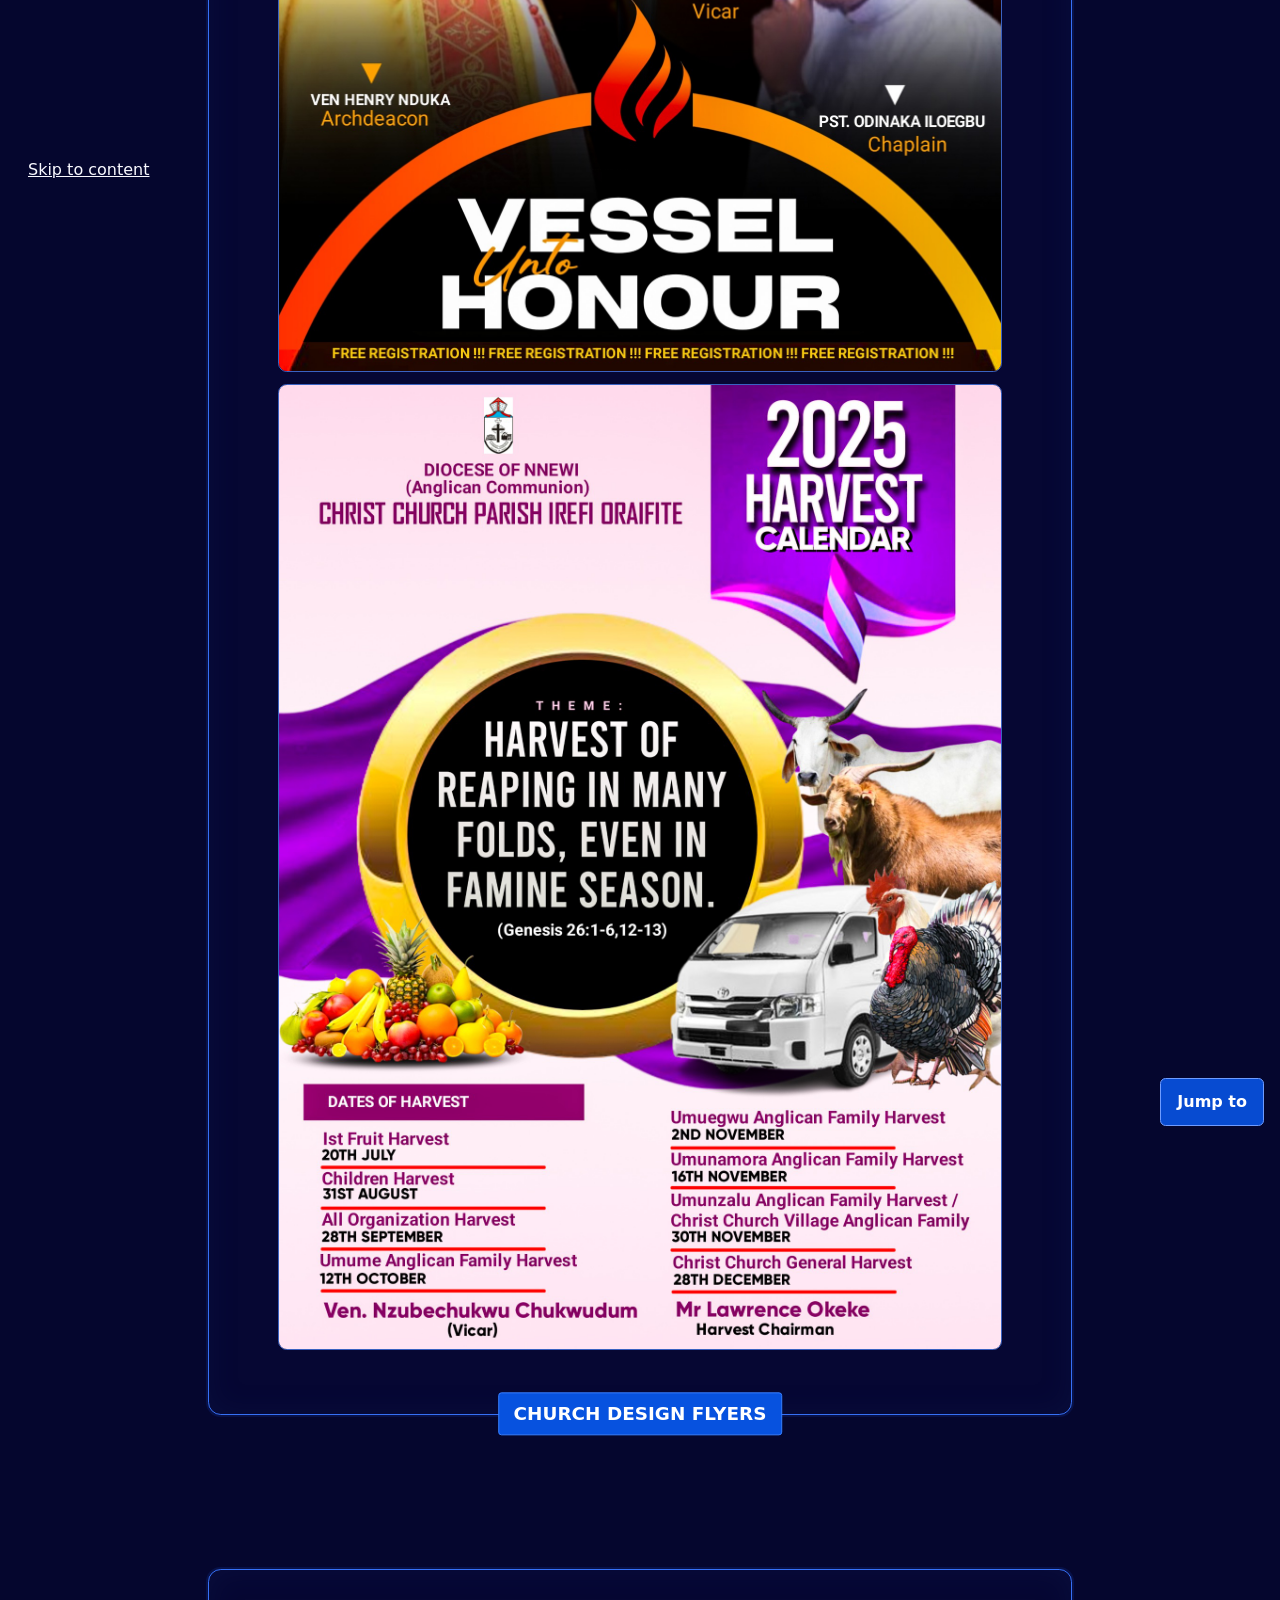
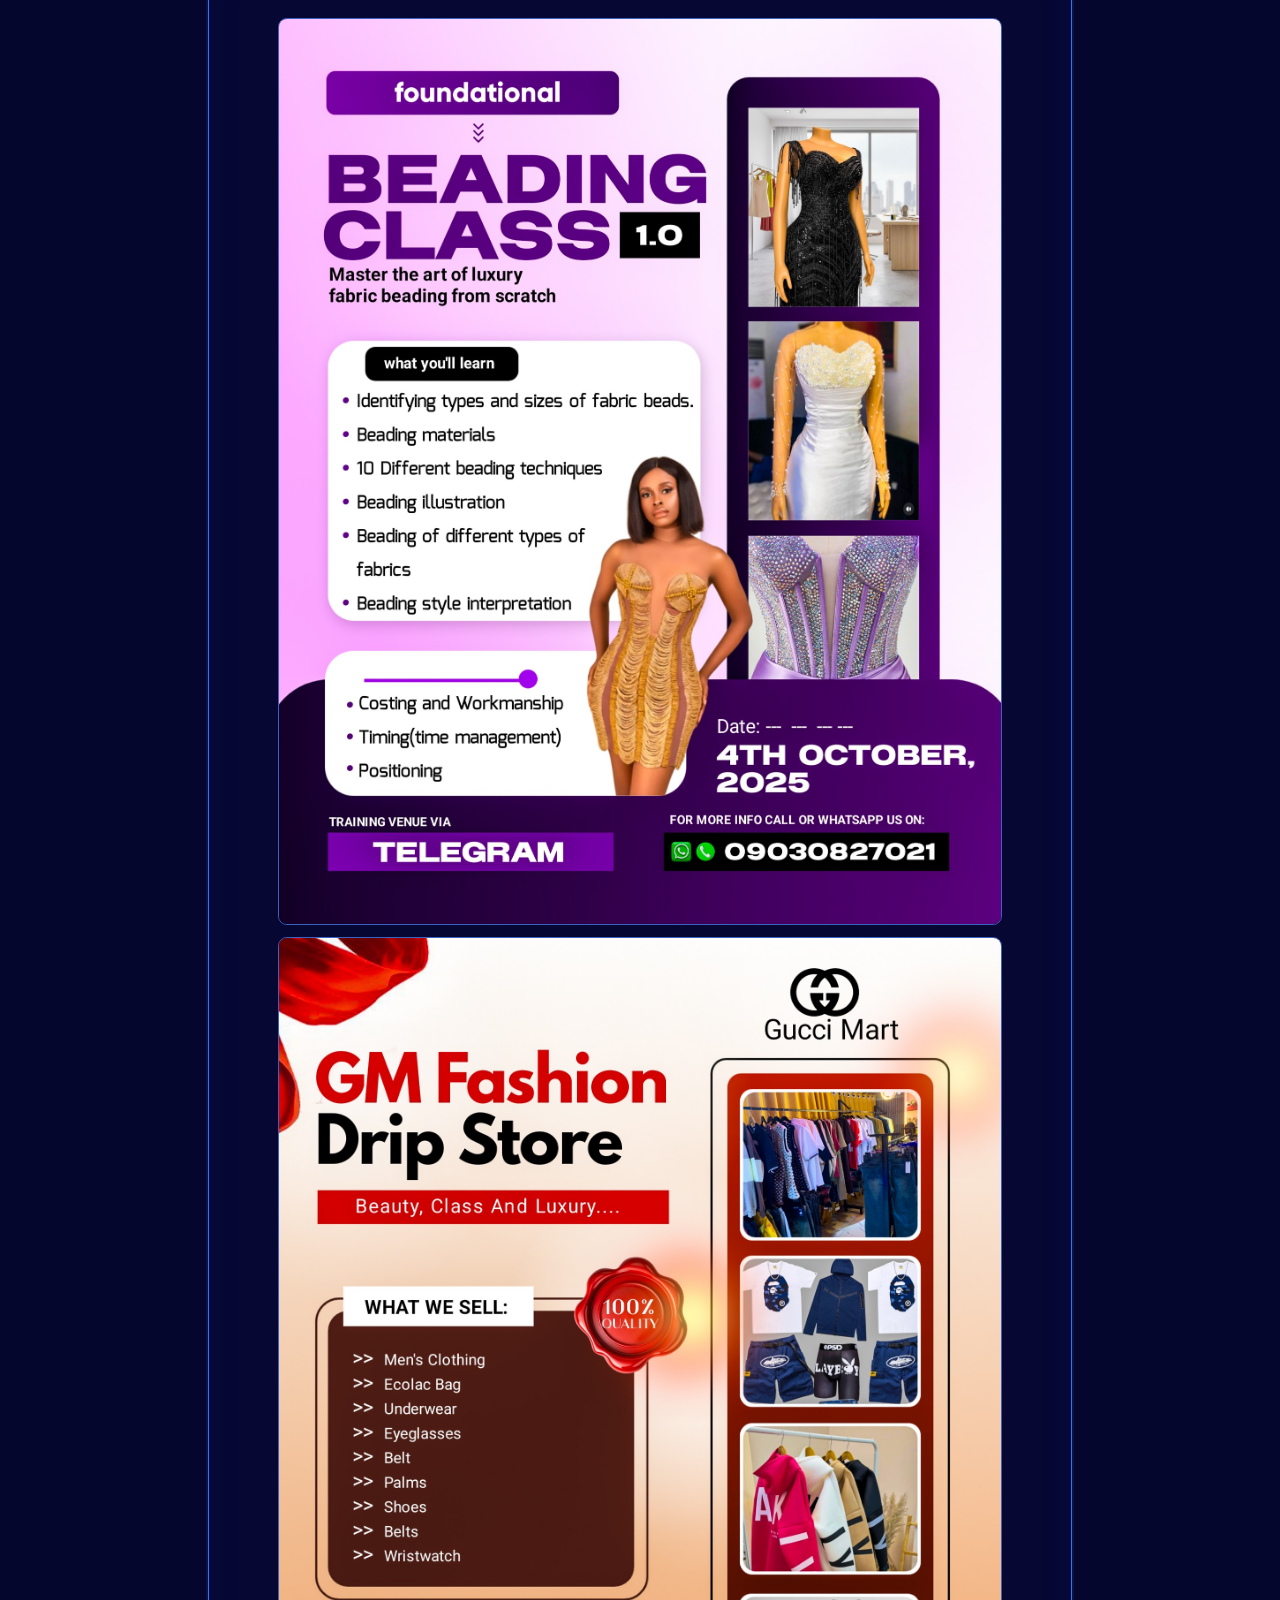
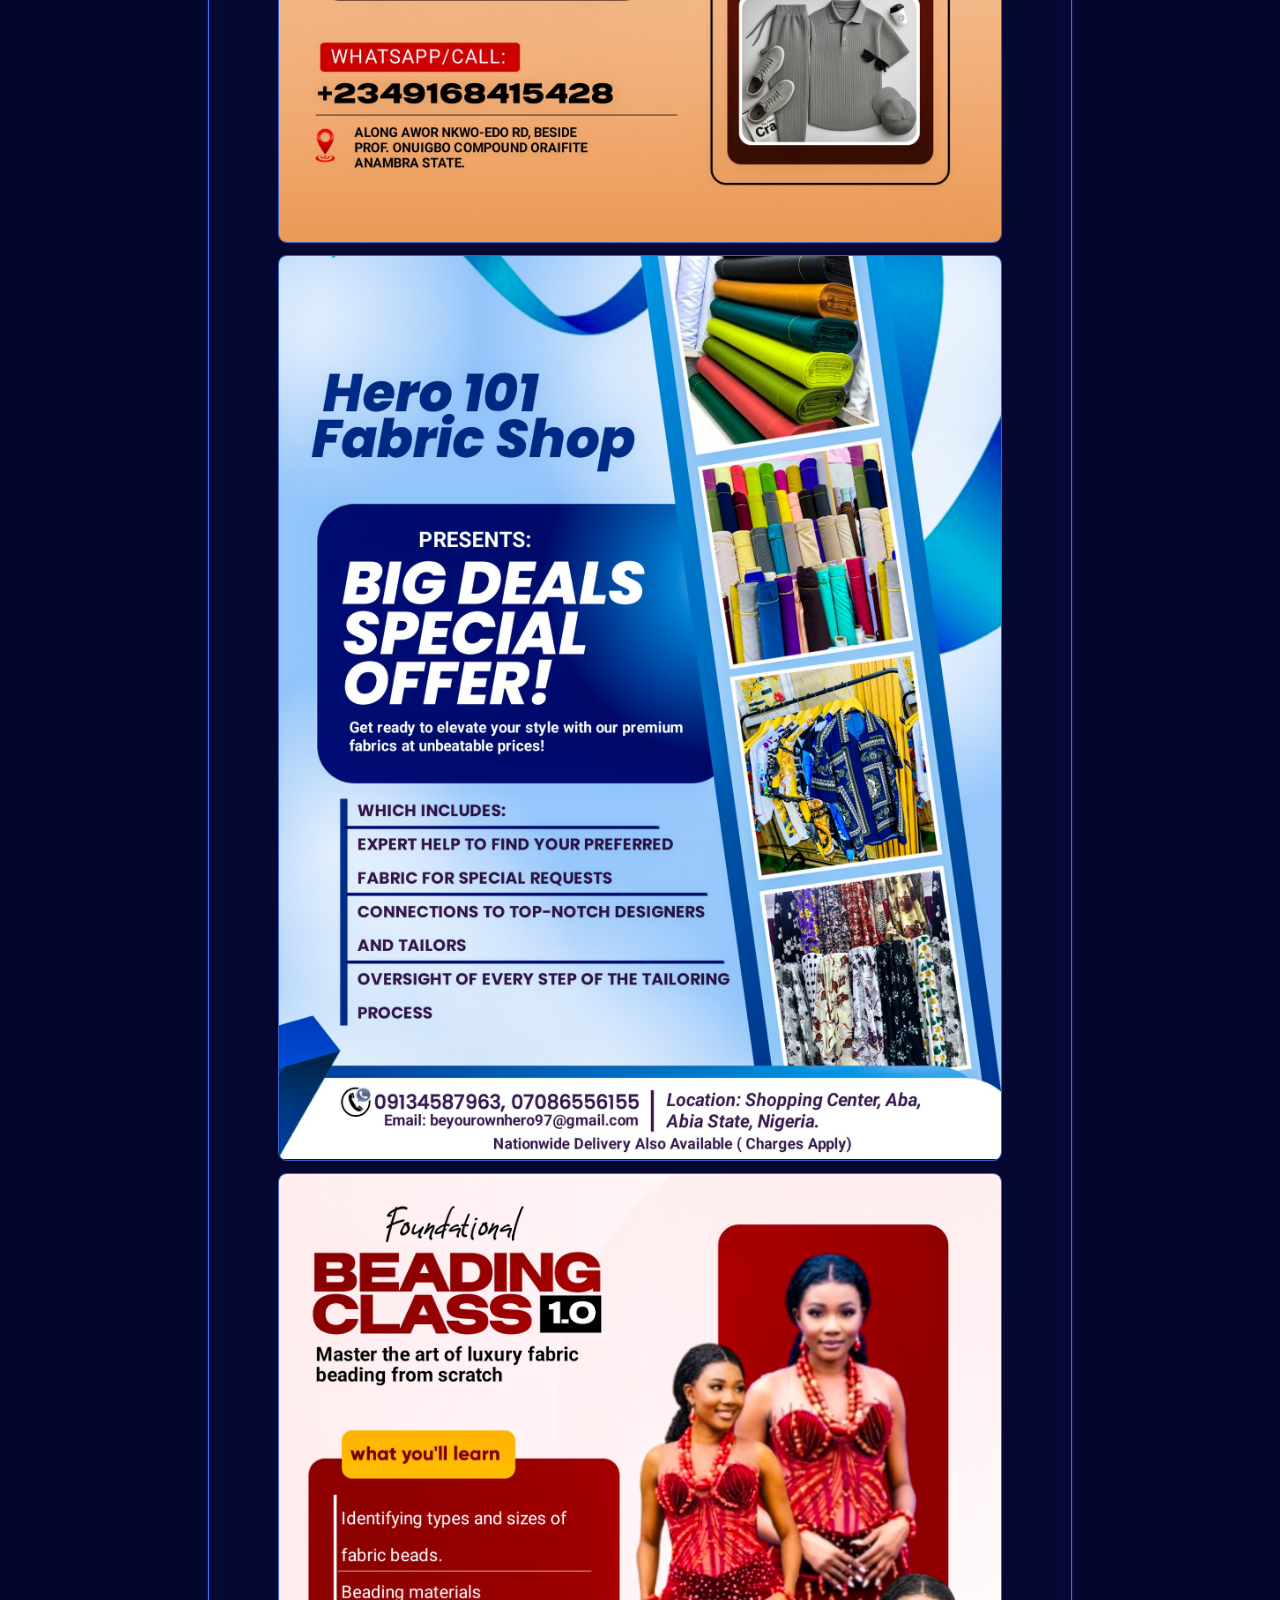
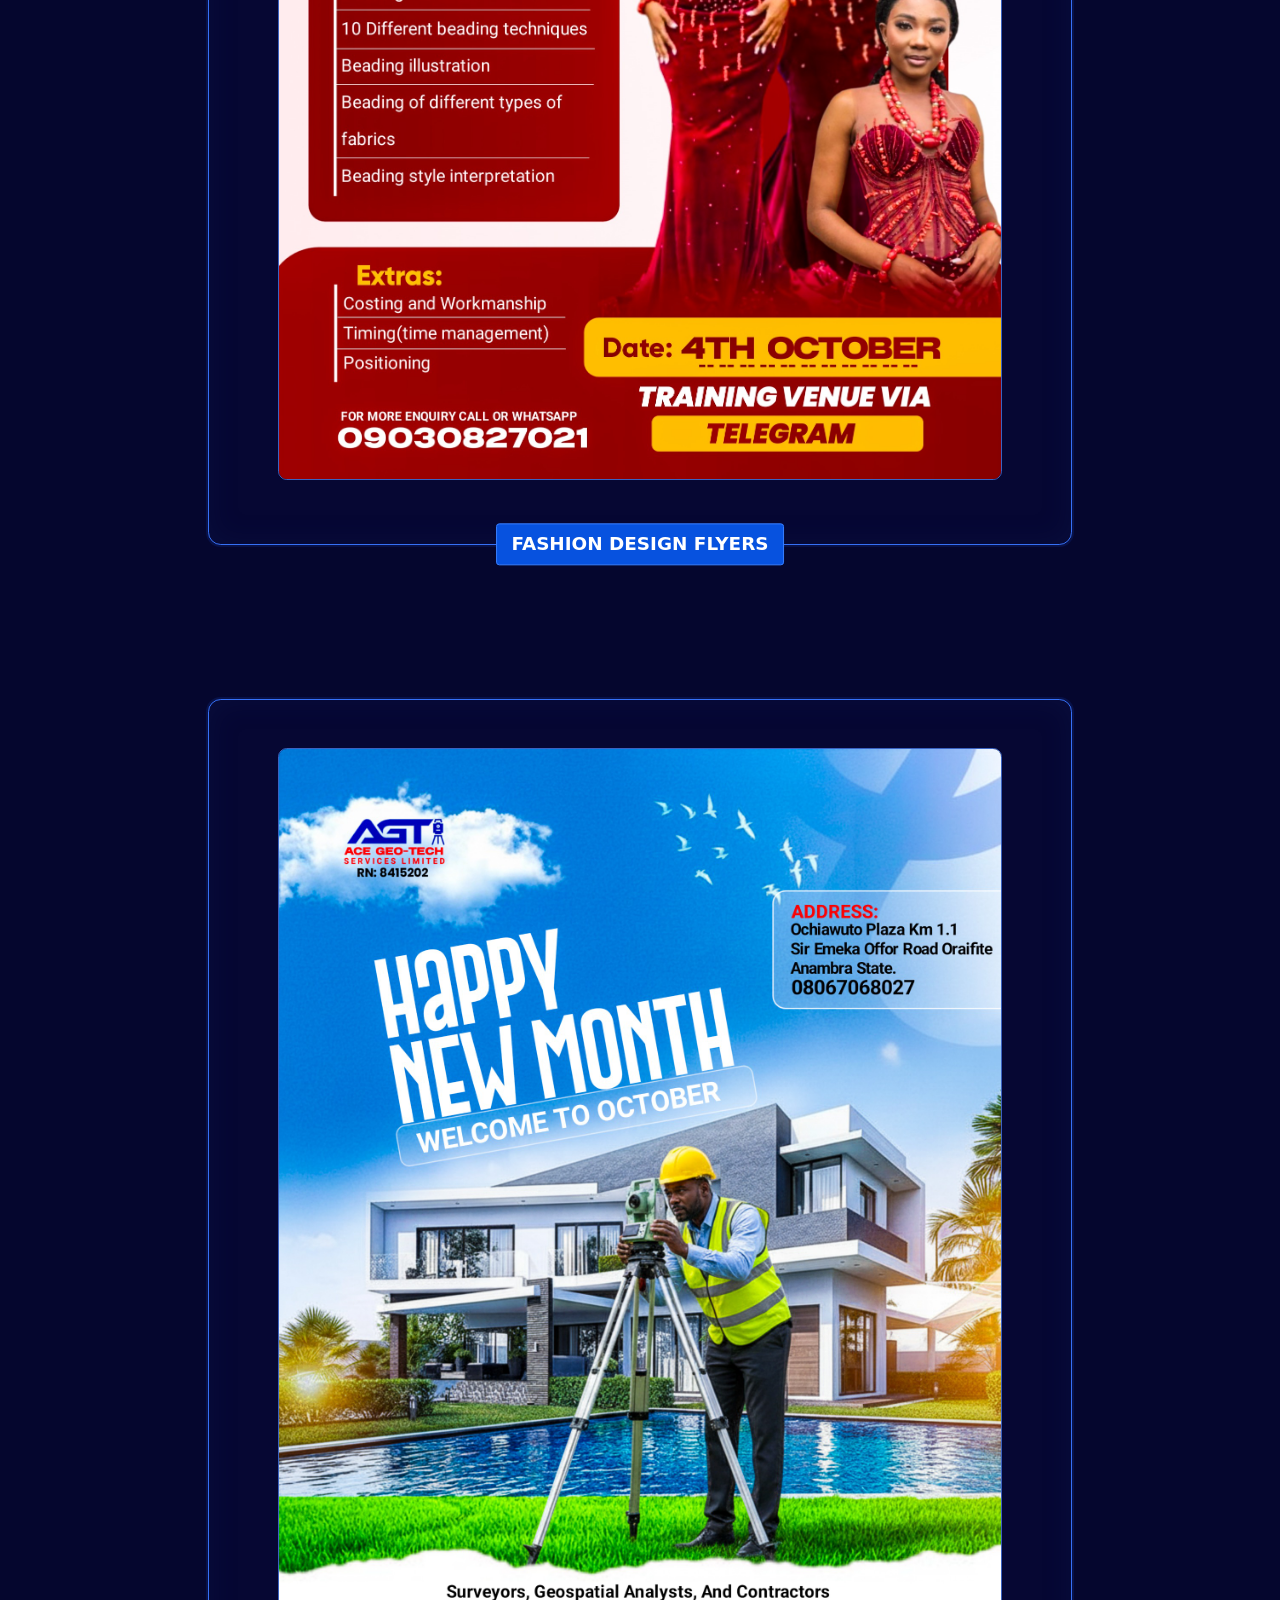
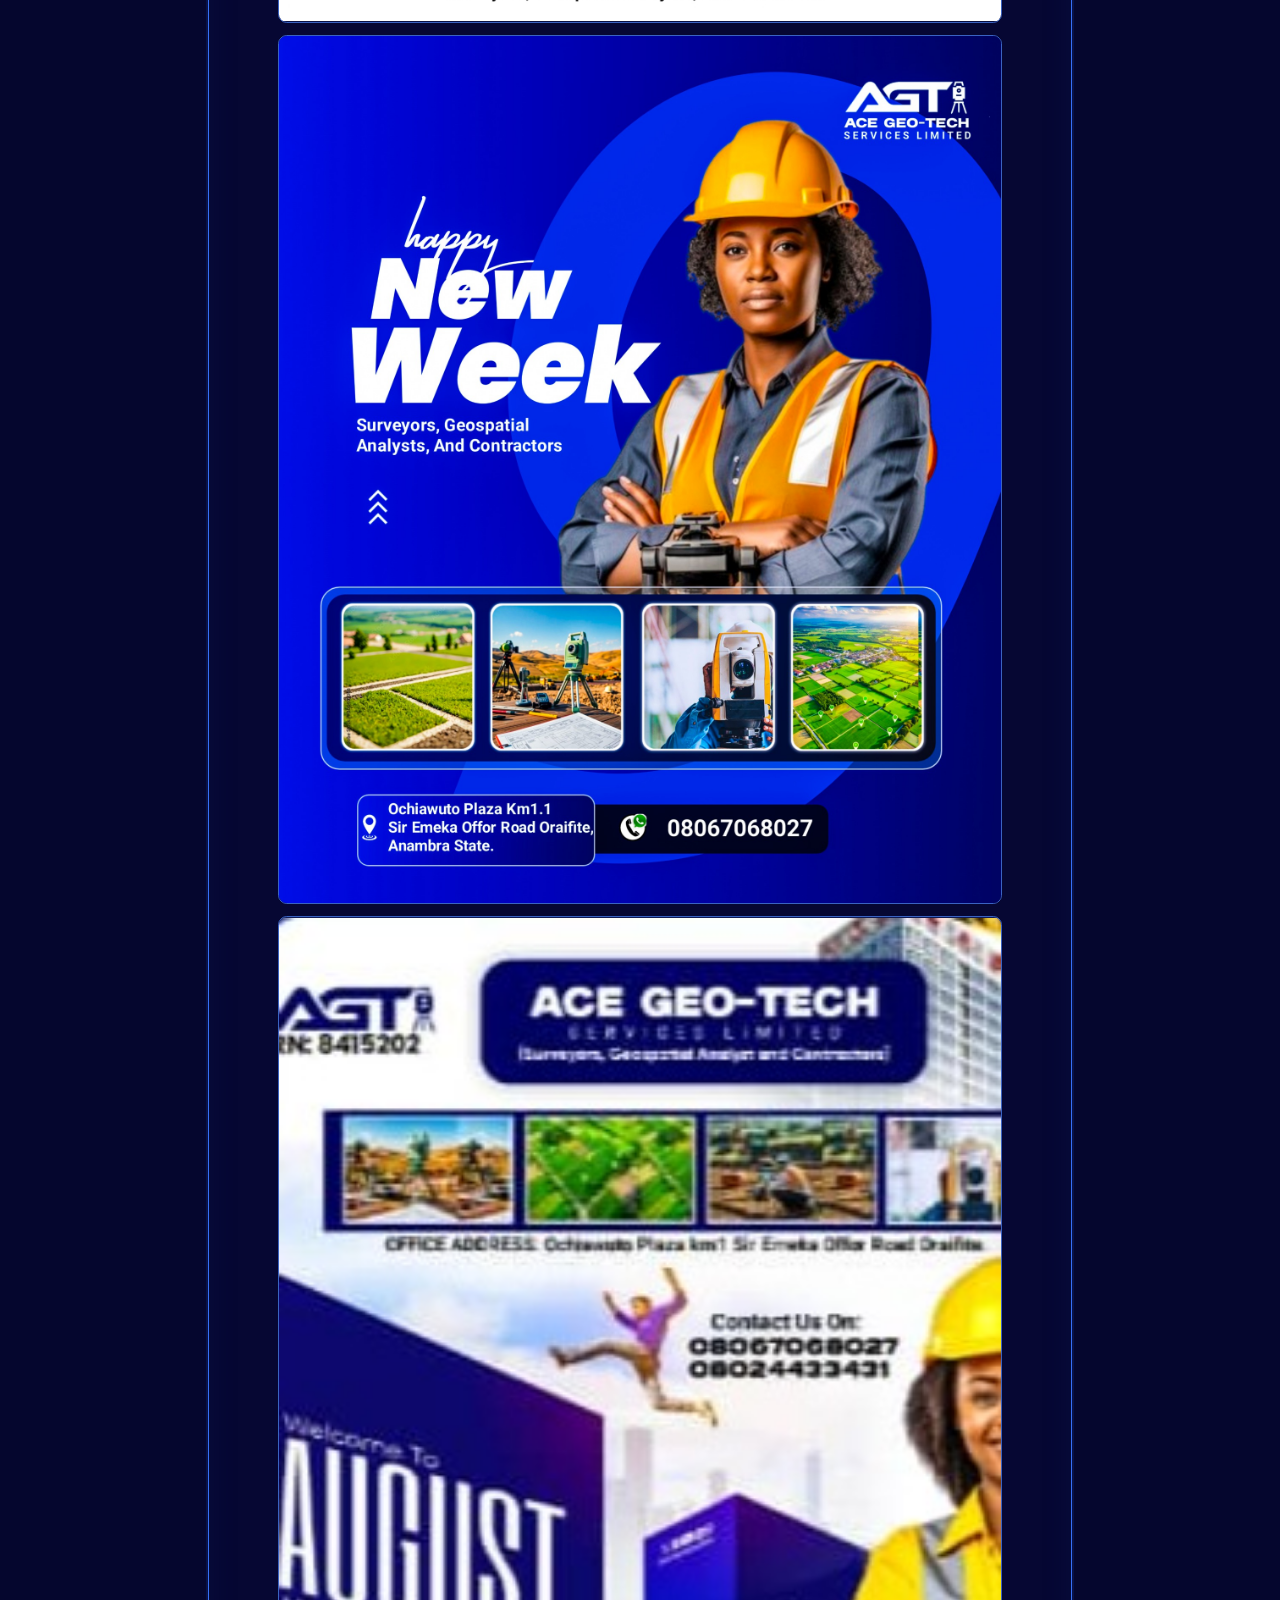
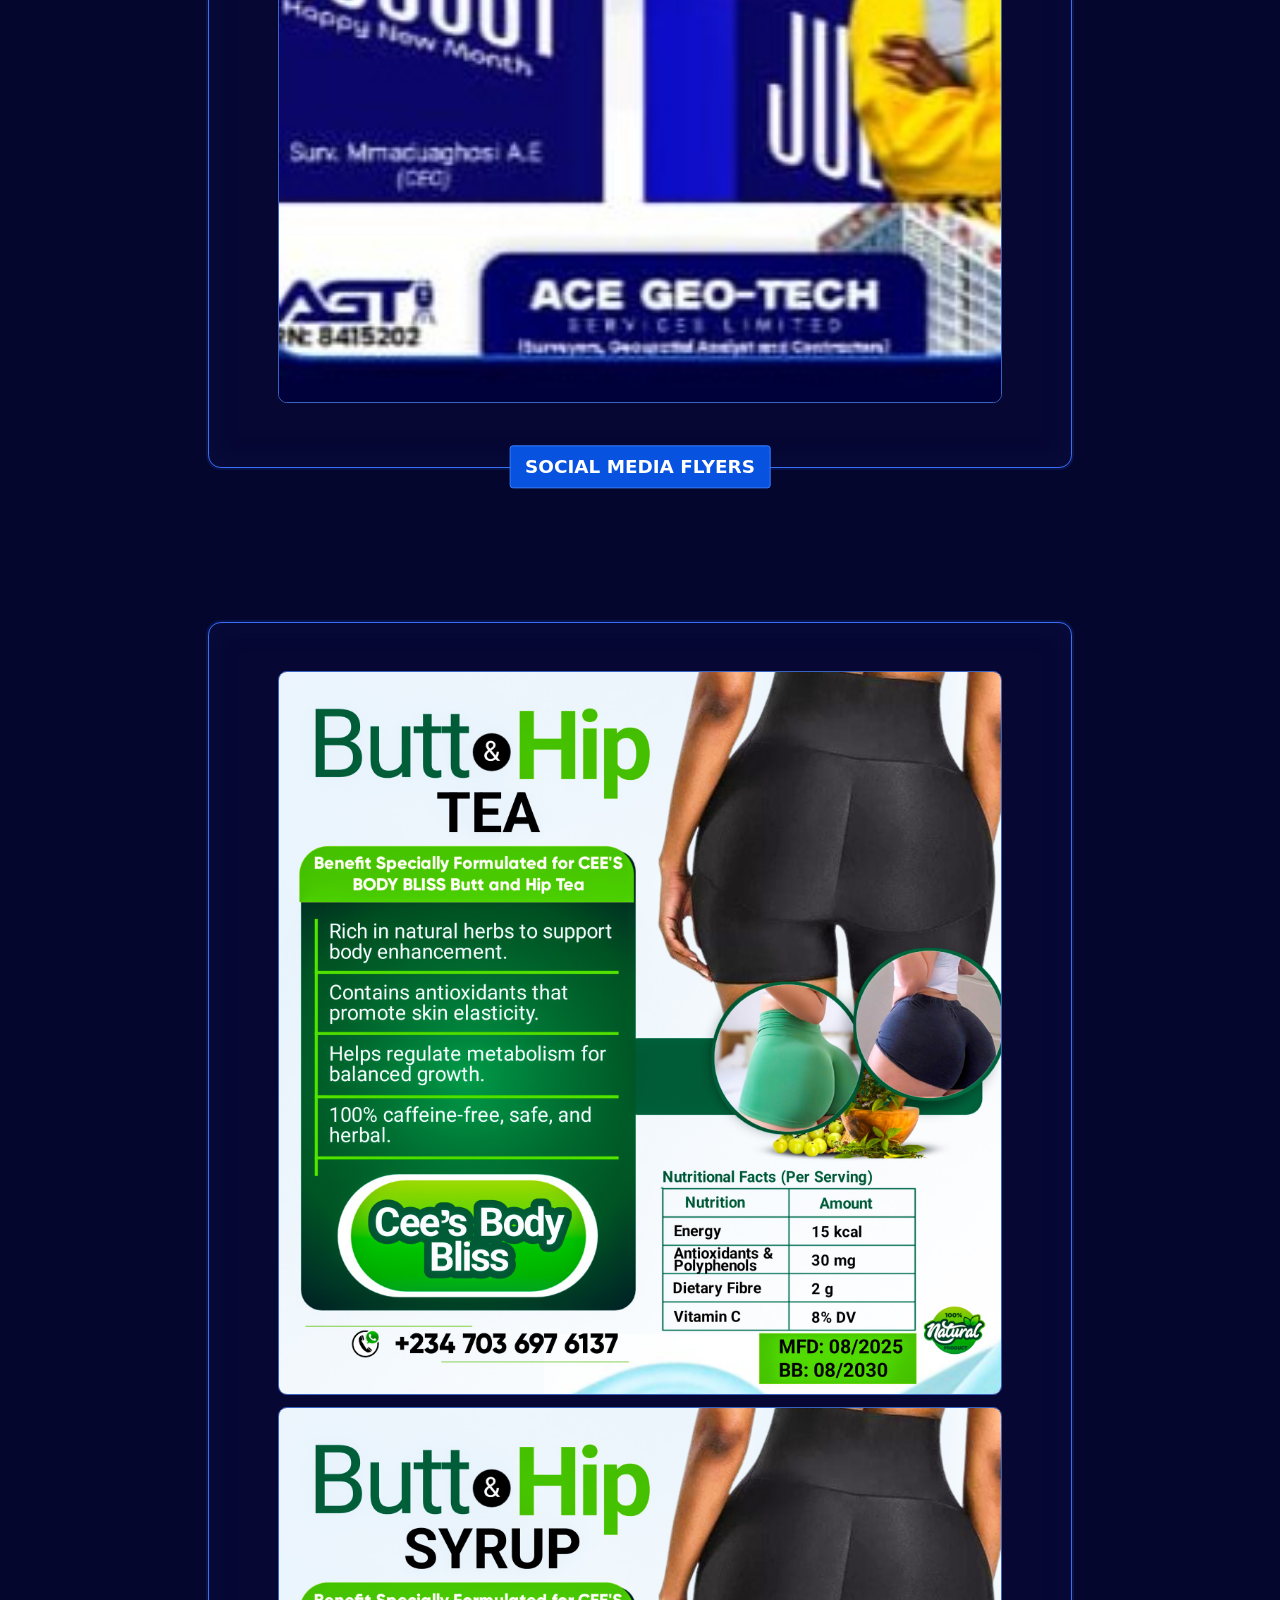
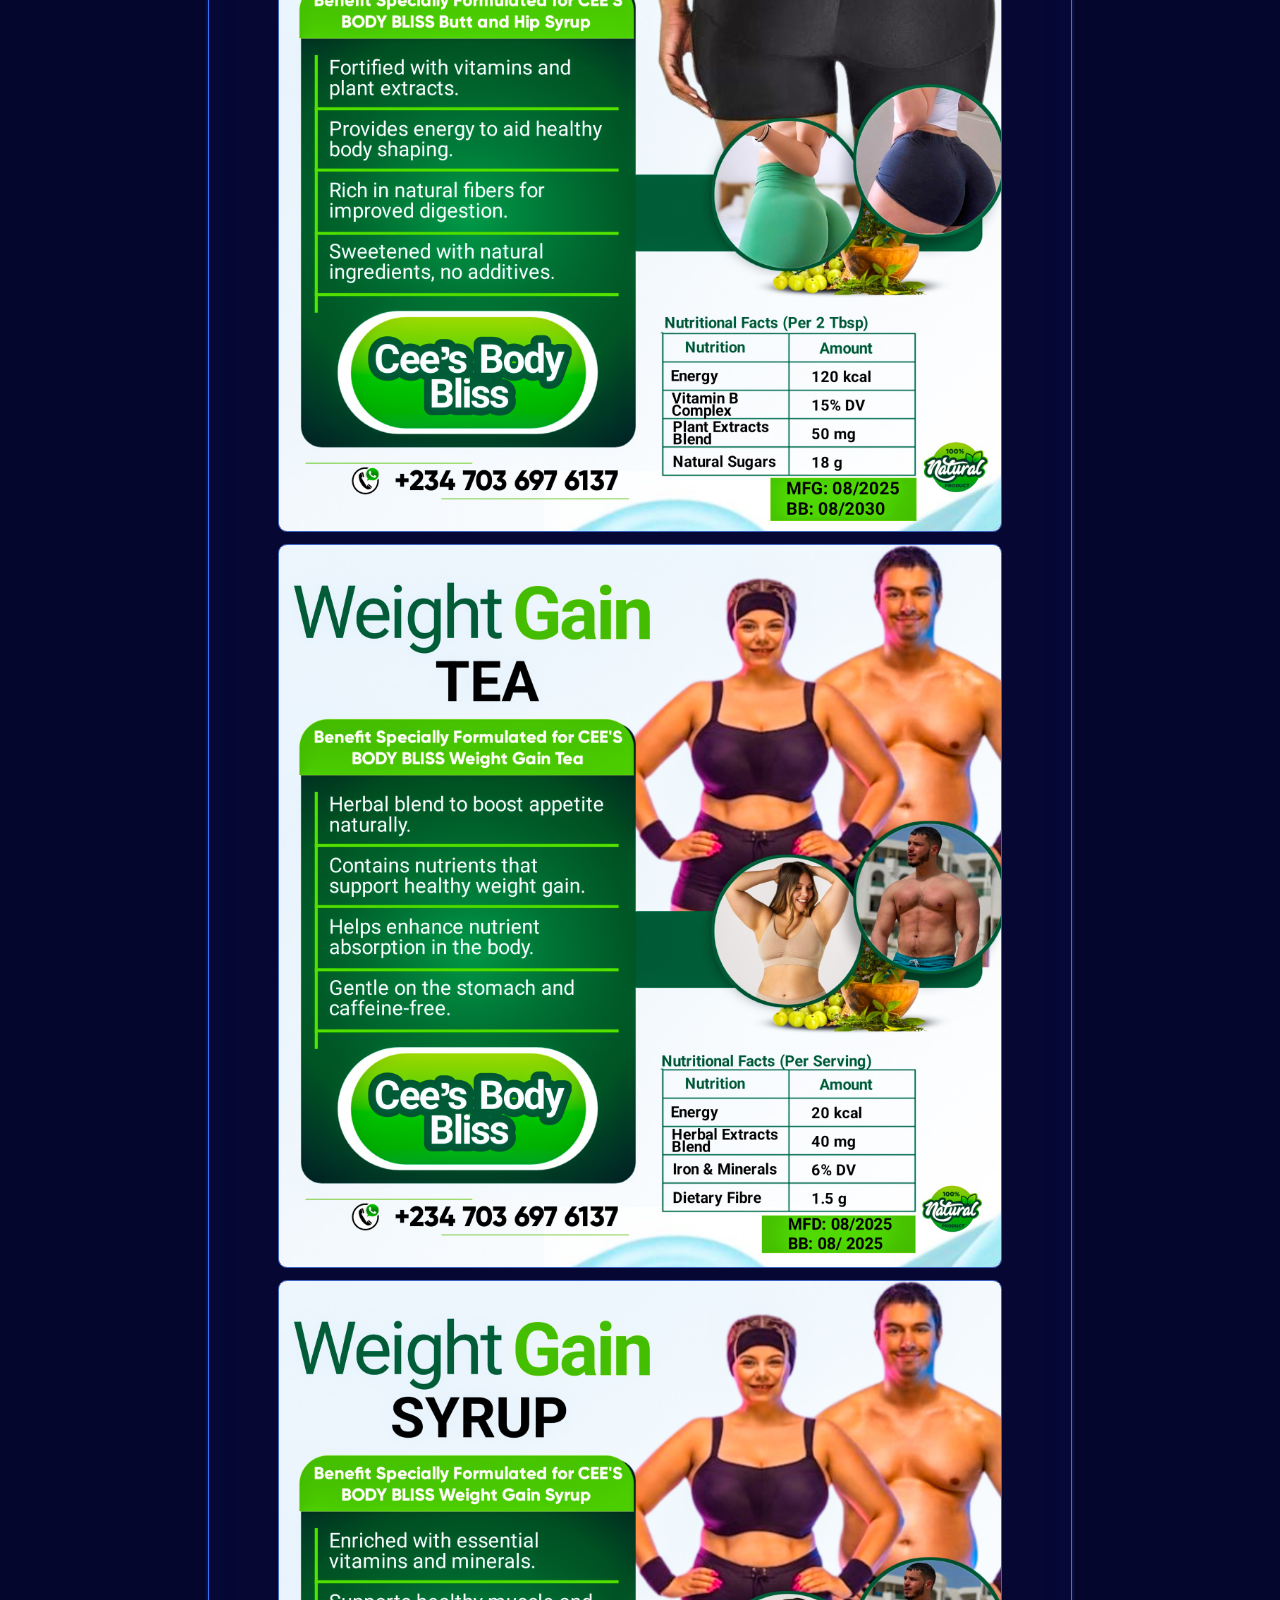
<file: reviews.html>
<!doctype html>
<html lang="en">
<head>
<meta charset="utf-8">
<meta name="viewport" content="width=device-width, initial-scale=1">
<meta http-equiv="refresh" content="0; url=index.html#reviews">
<title>Client Reviews | RokcityDesigns</title>
</head>
<body>
<p><a href="index.html#reviews">Open Client Reviews</a></p>
</body>
</html>
</file>
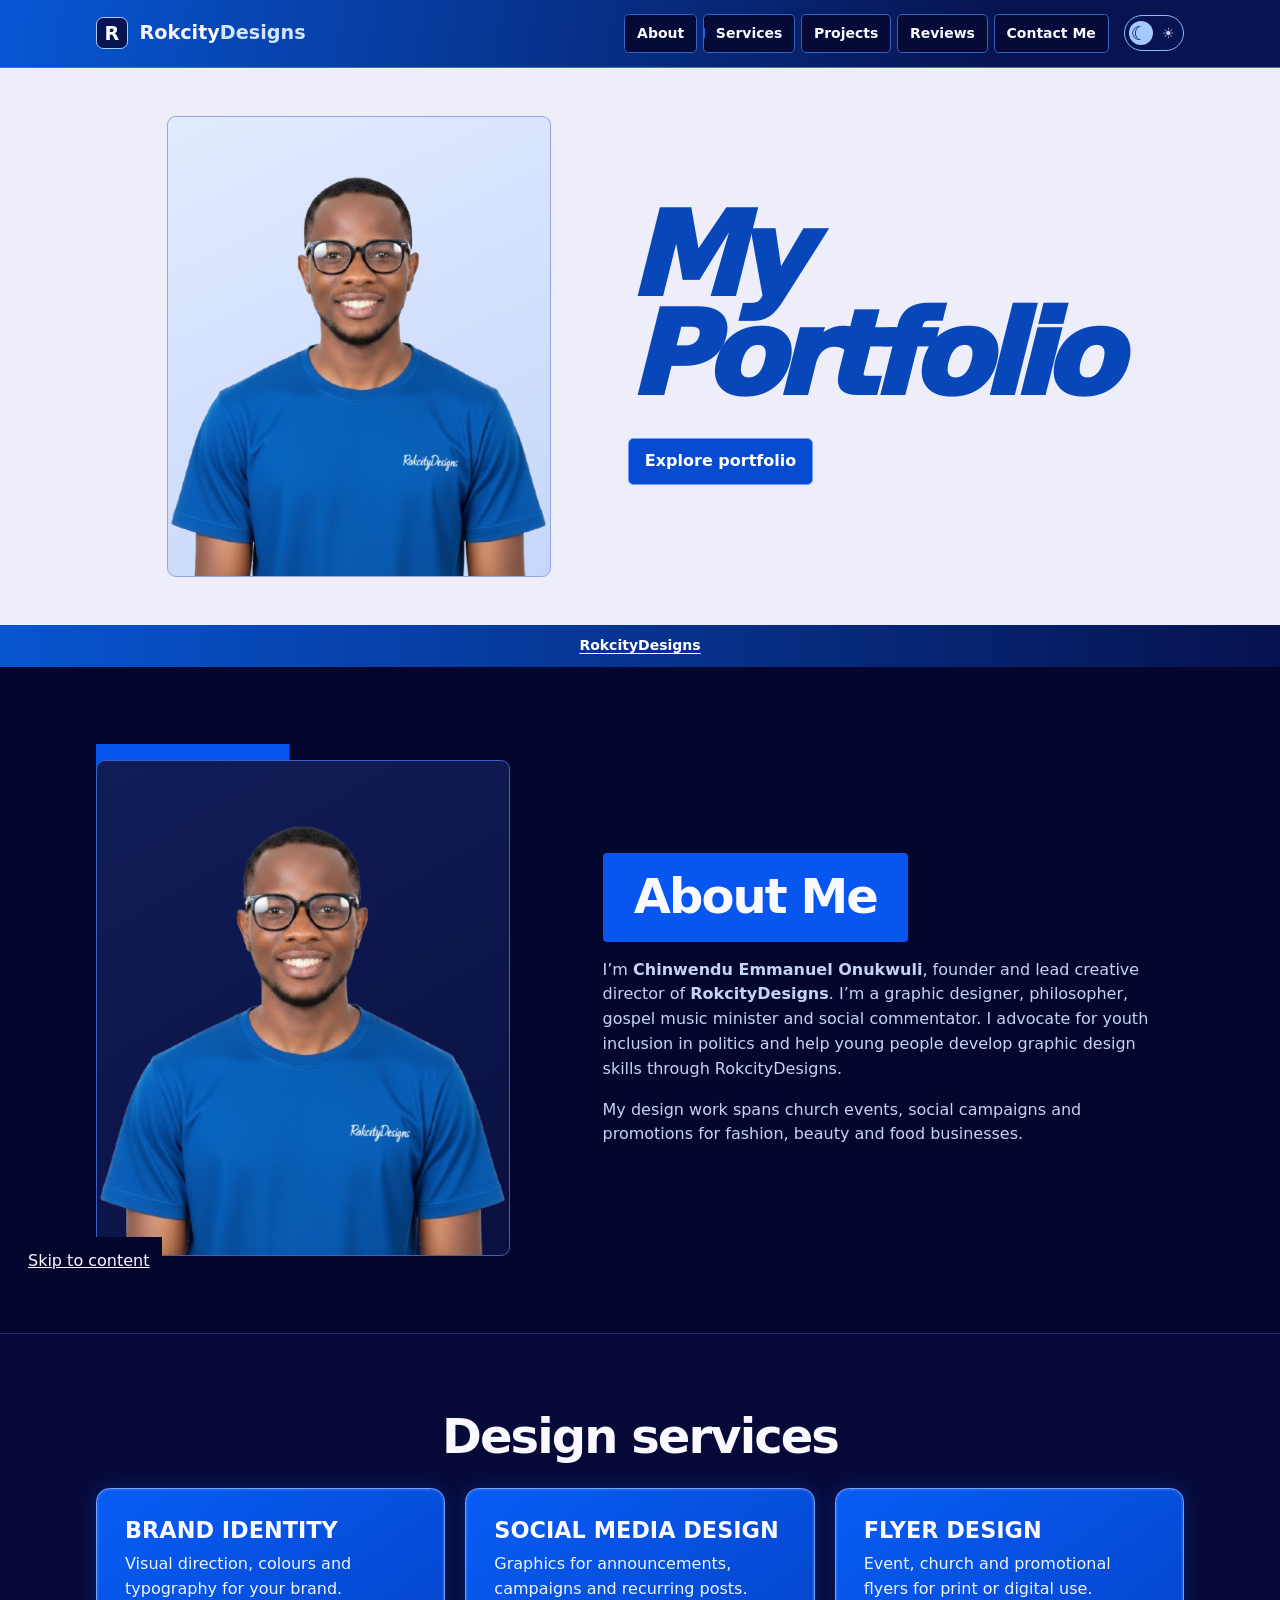
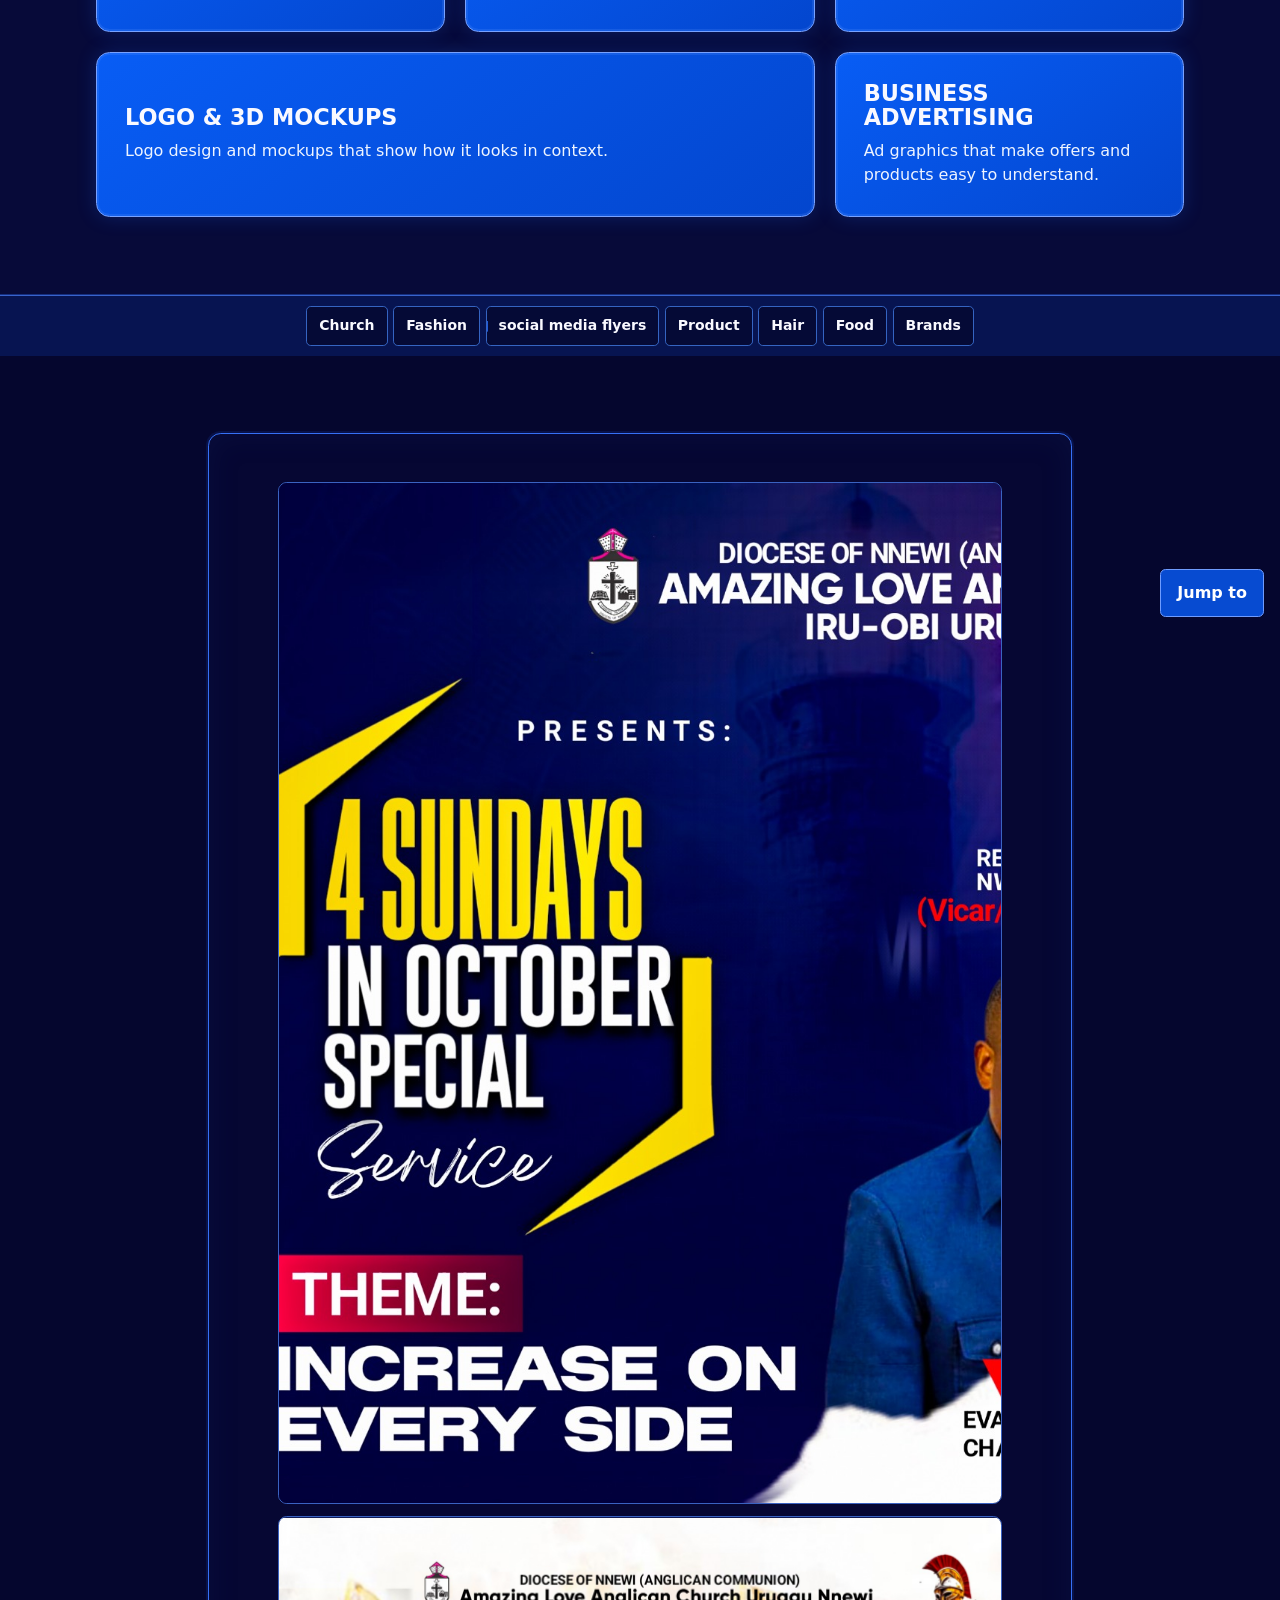
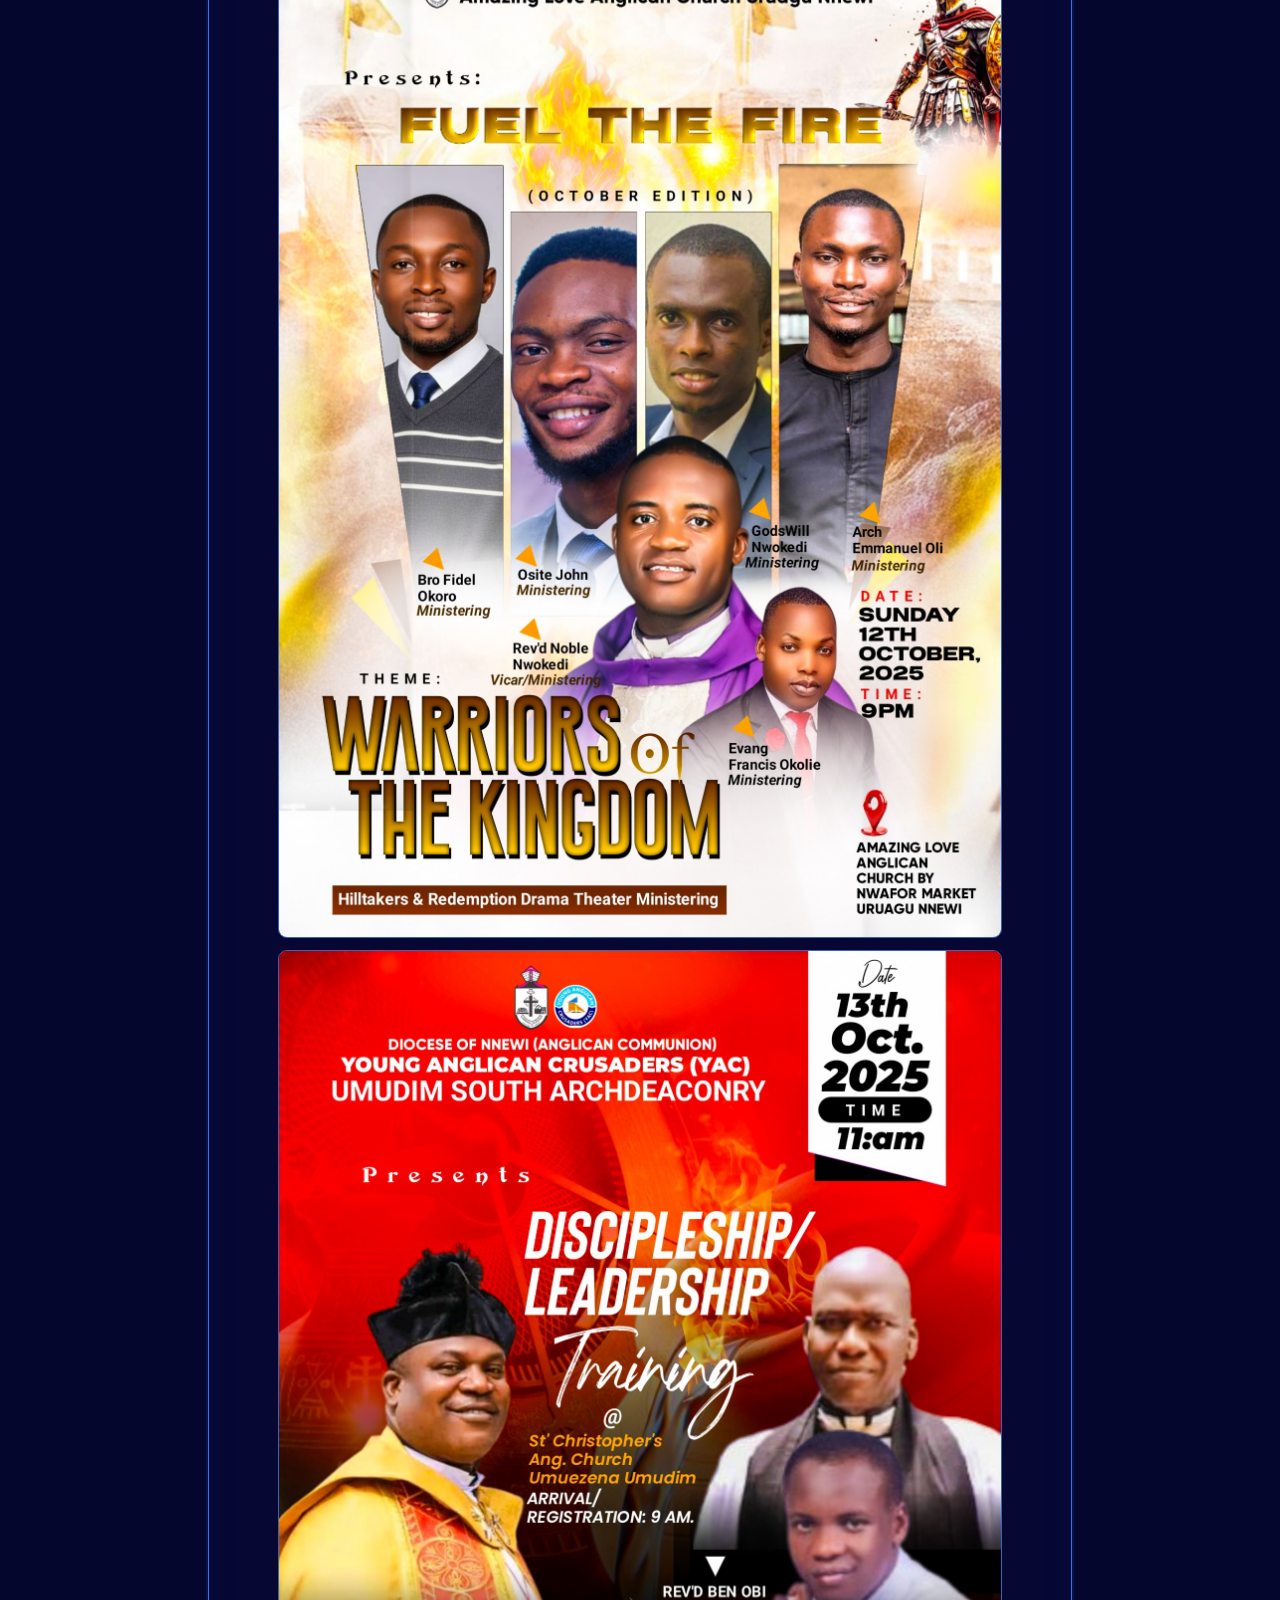
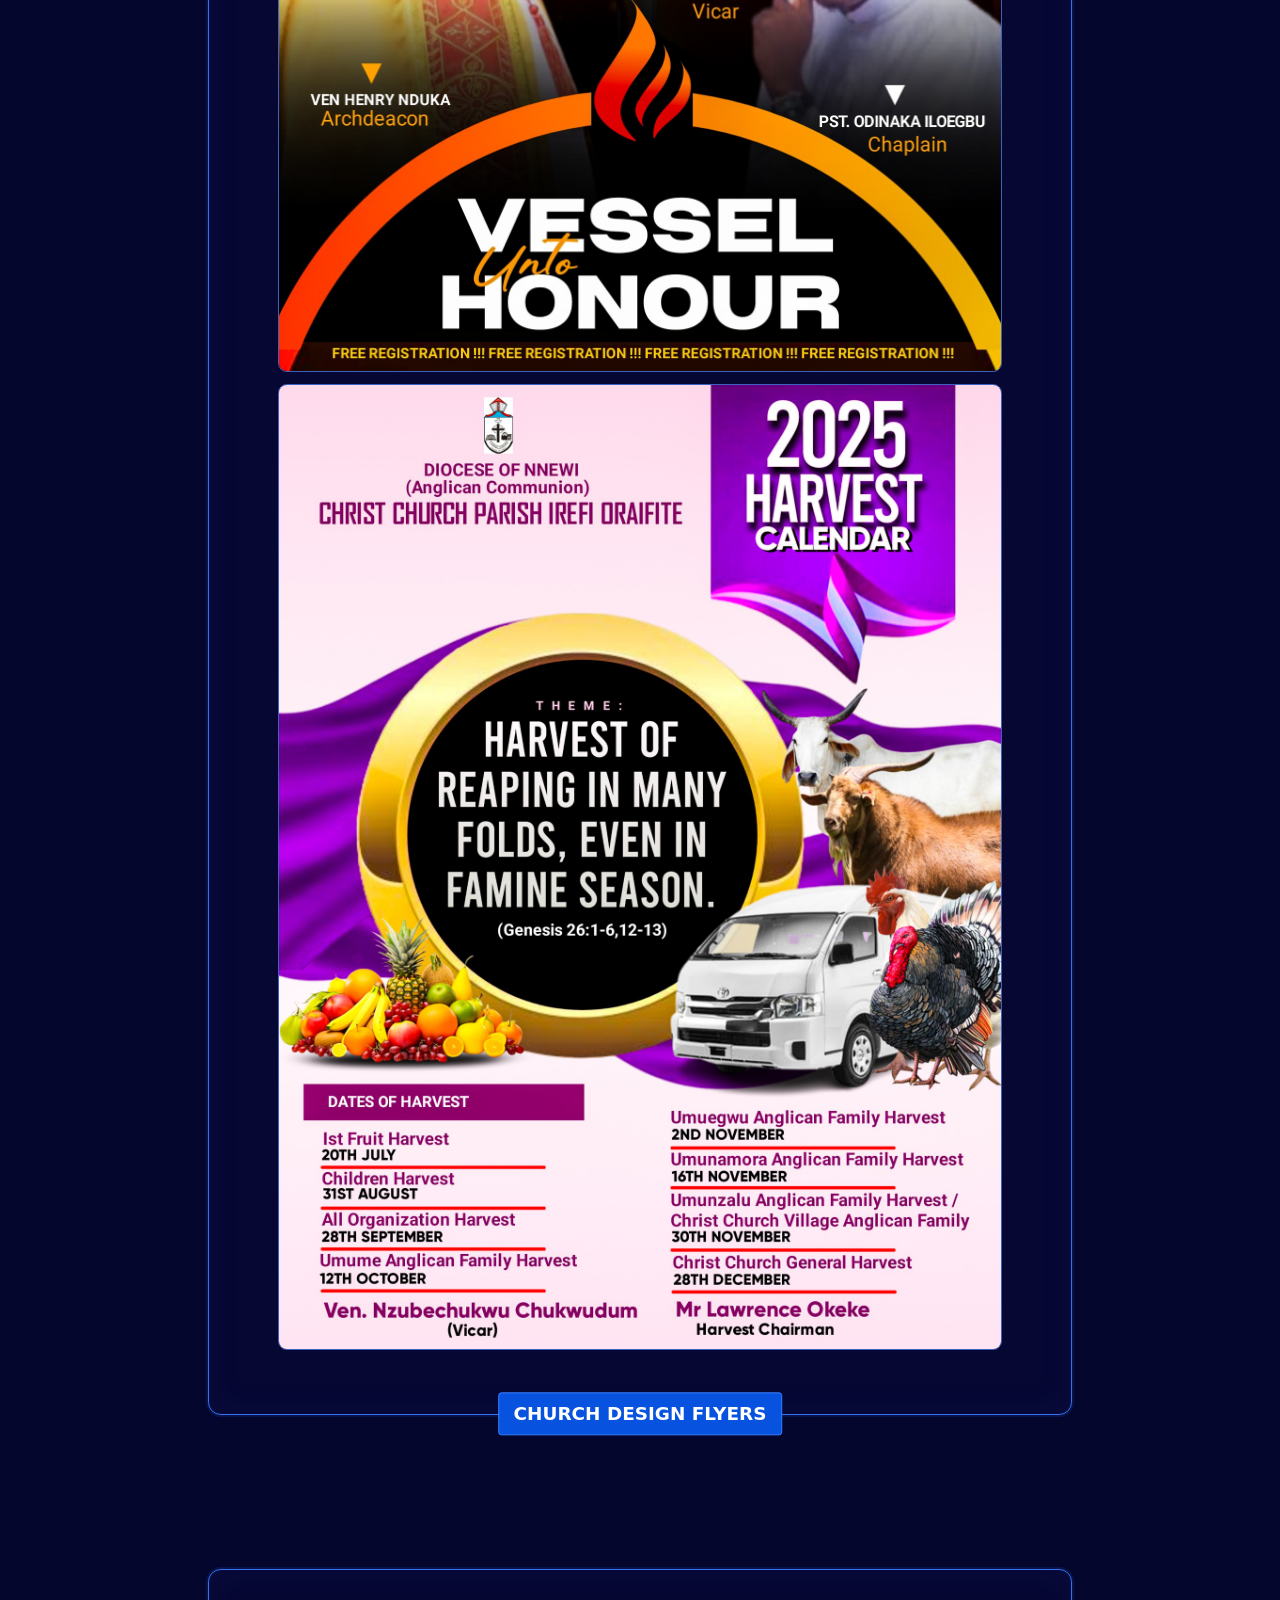
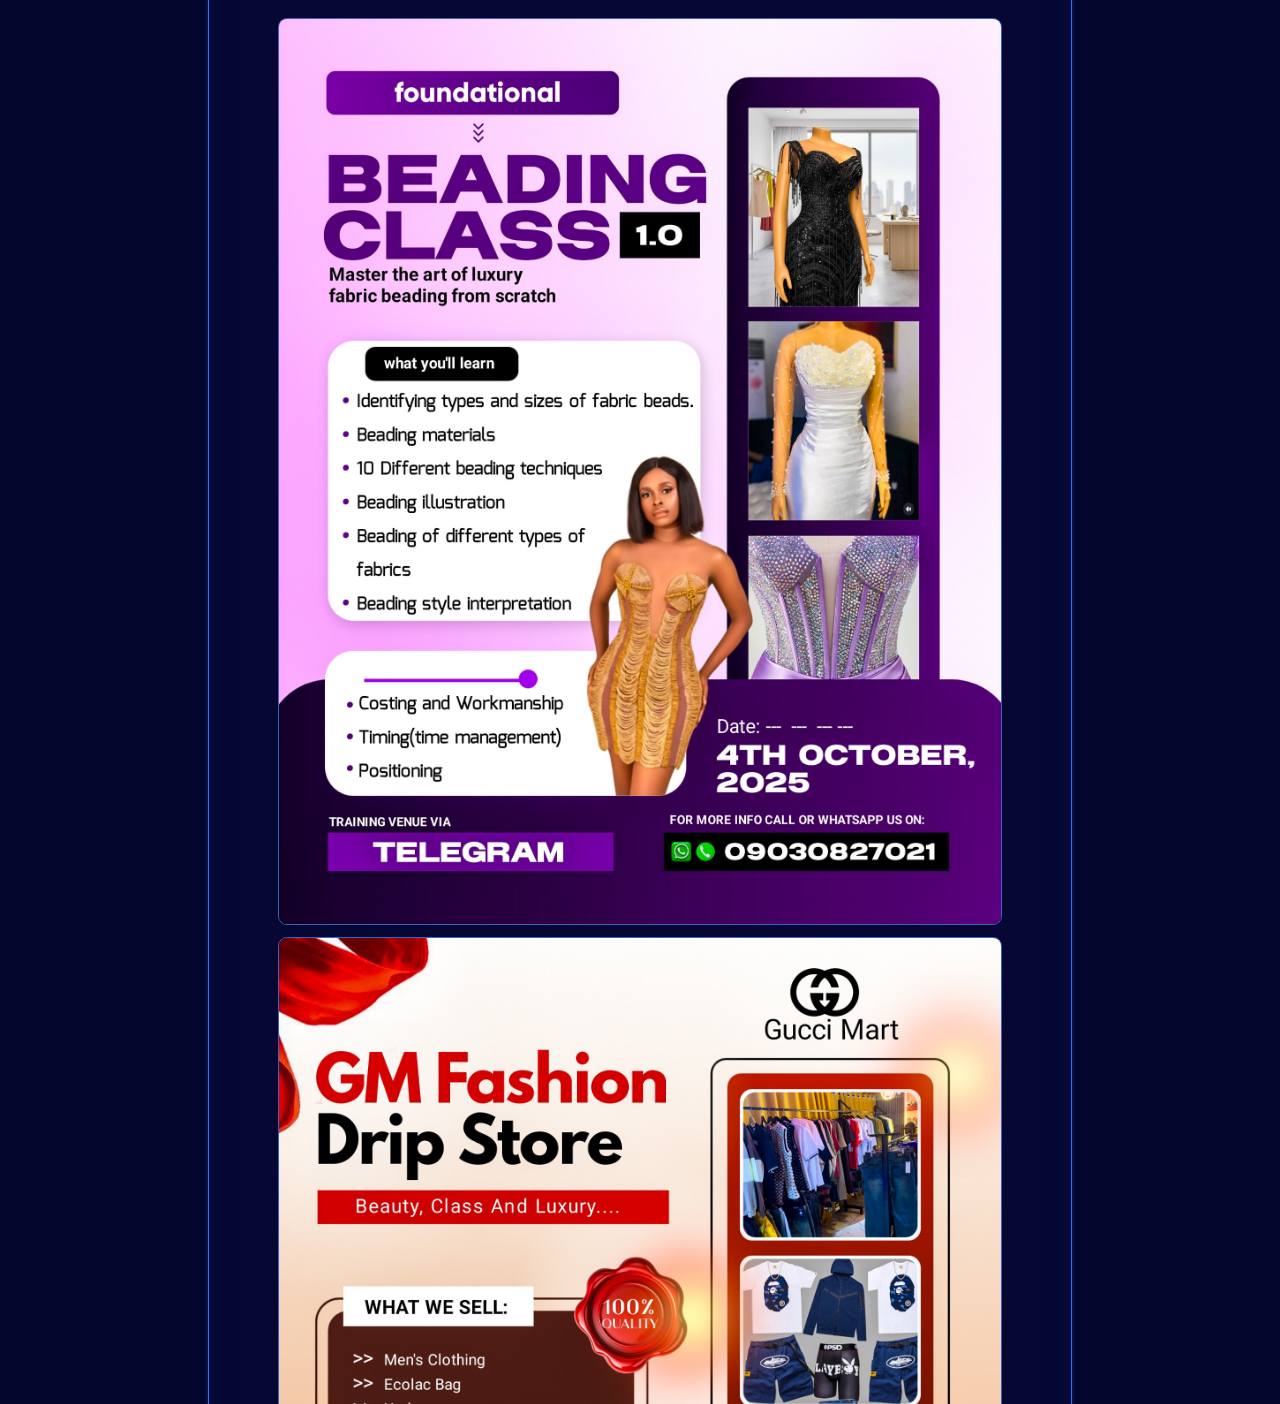
<file: services.html>
<!doctype html>
<html lang="en">
<head>
<meta charset="utf-8">
<meta name="viewport" content="width=device-width, initial-scale=1">
<meta http-equiv="refresh" content="0; url=index.html#services">
<title>Design Services | RokcityDesigns</title>
</head>
<body>
<p><a href="index.html#services">Open Design Services</a></p>
</body>
</html>
</file>
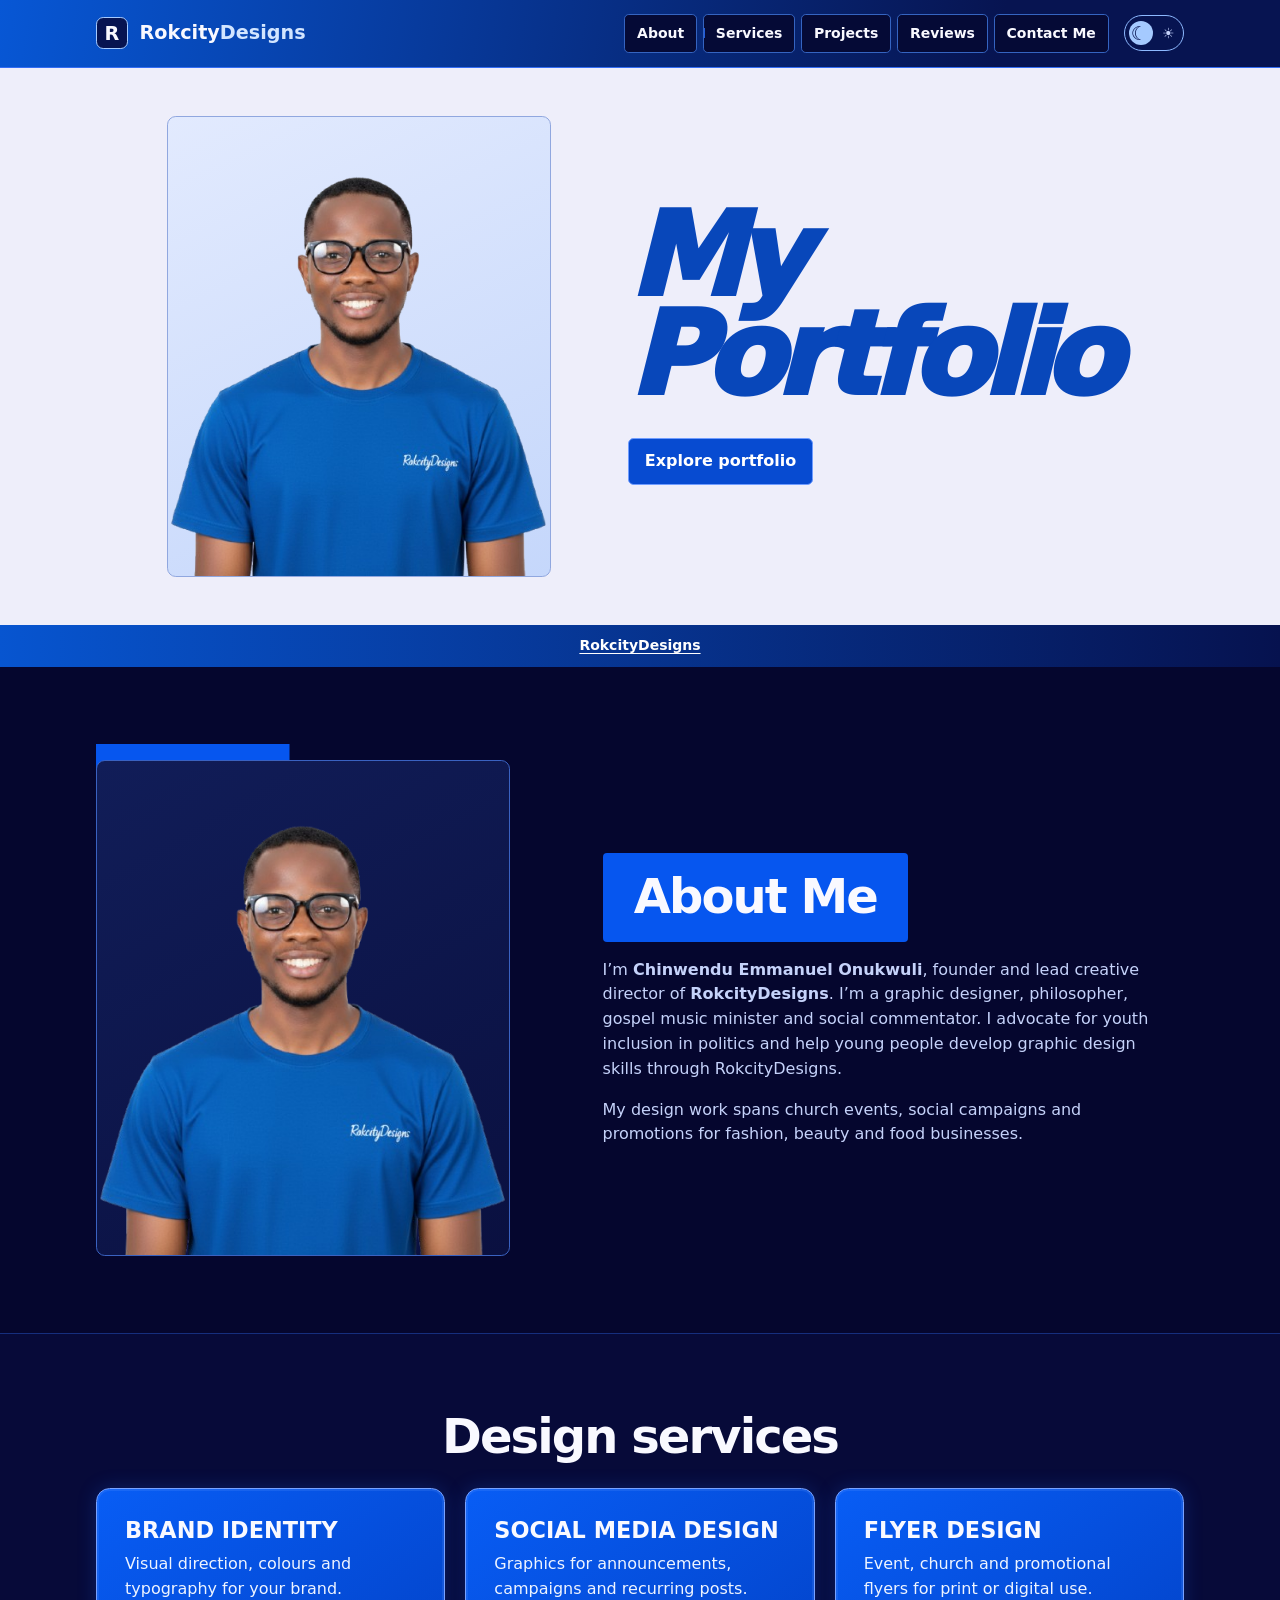
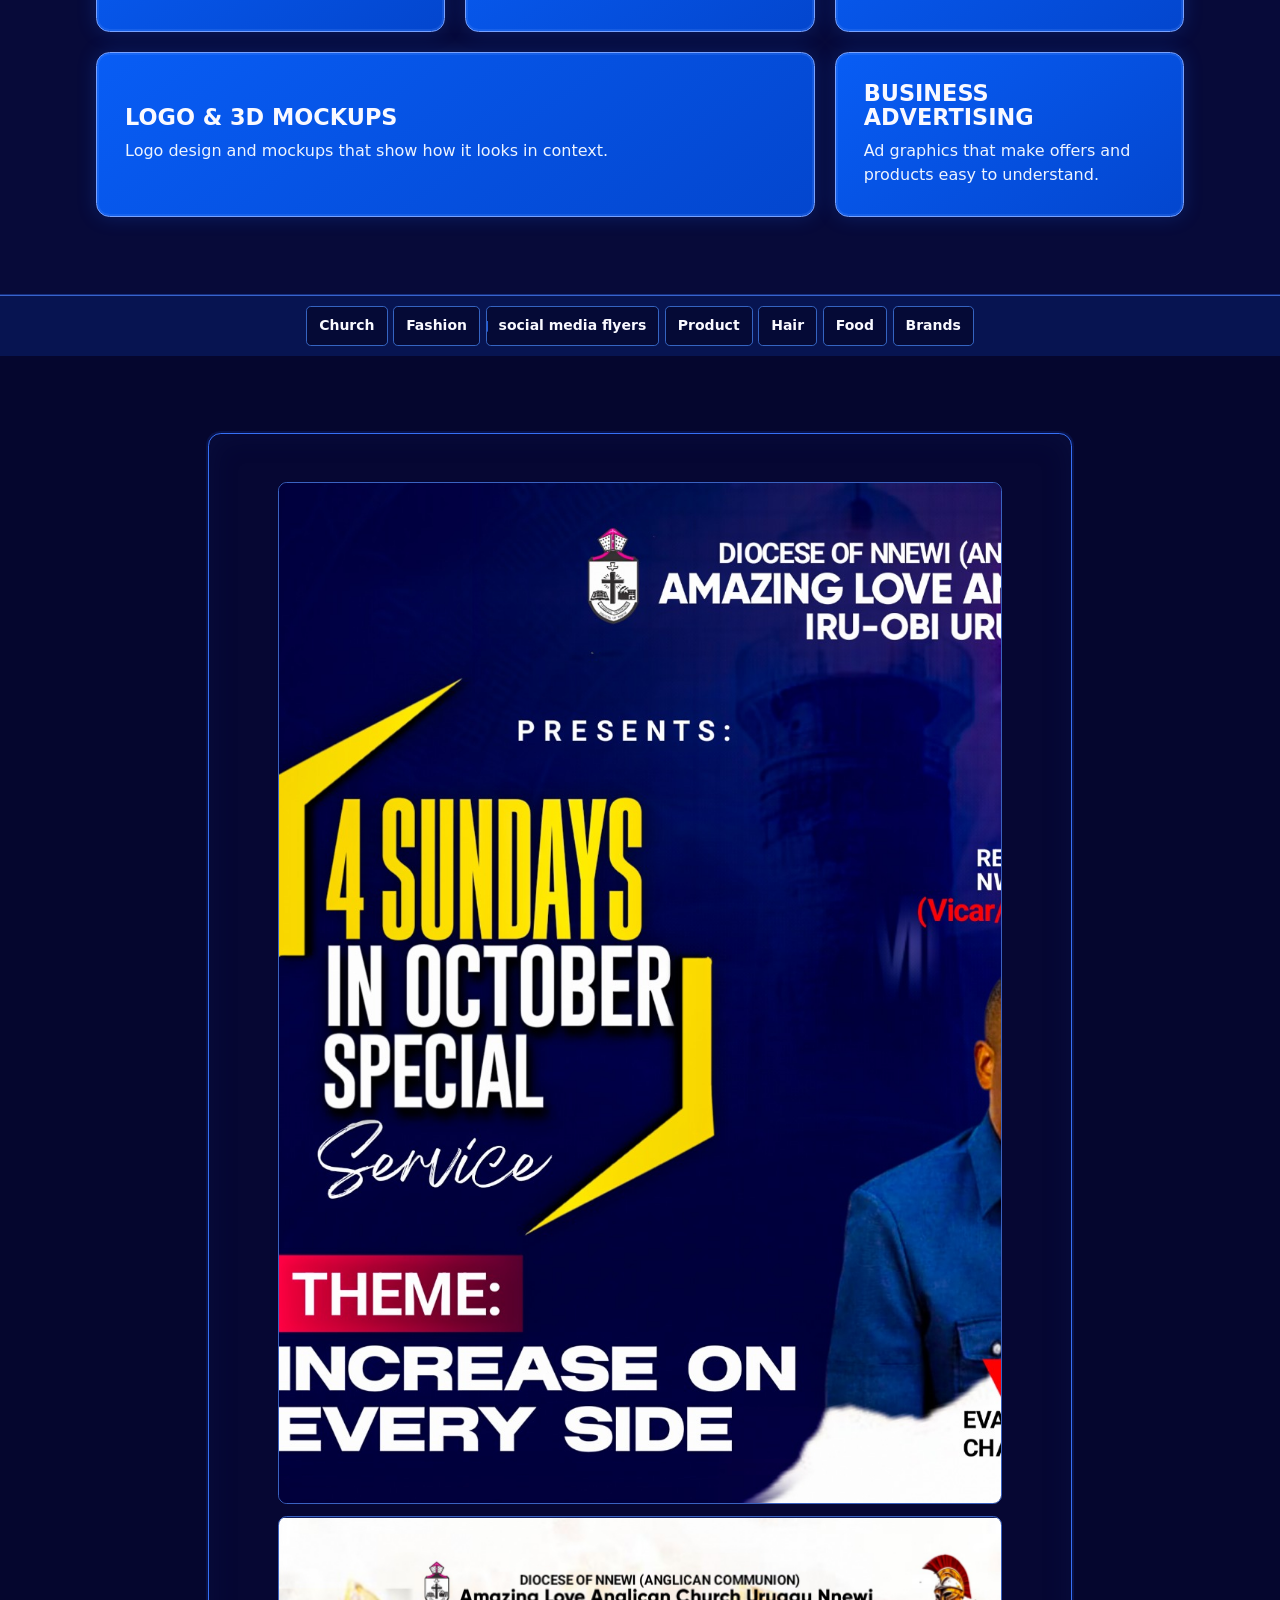
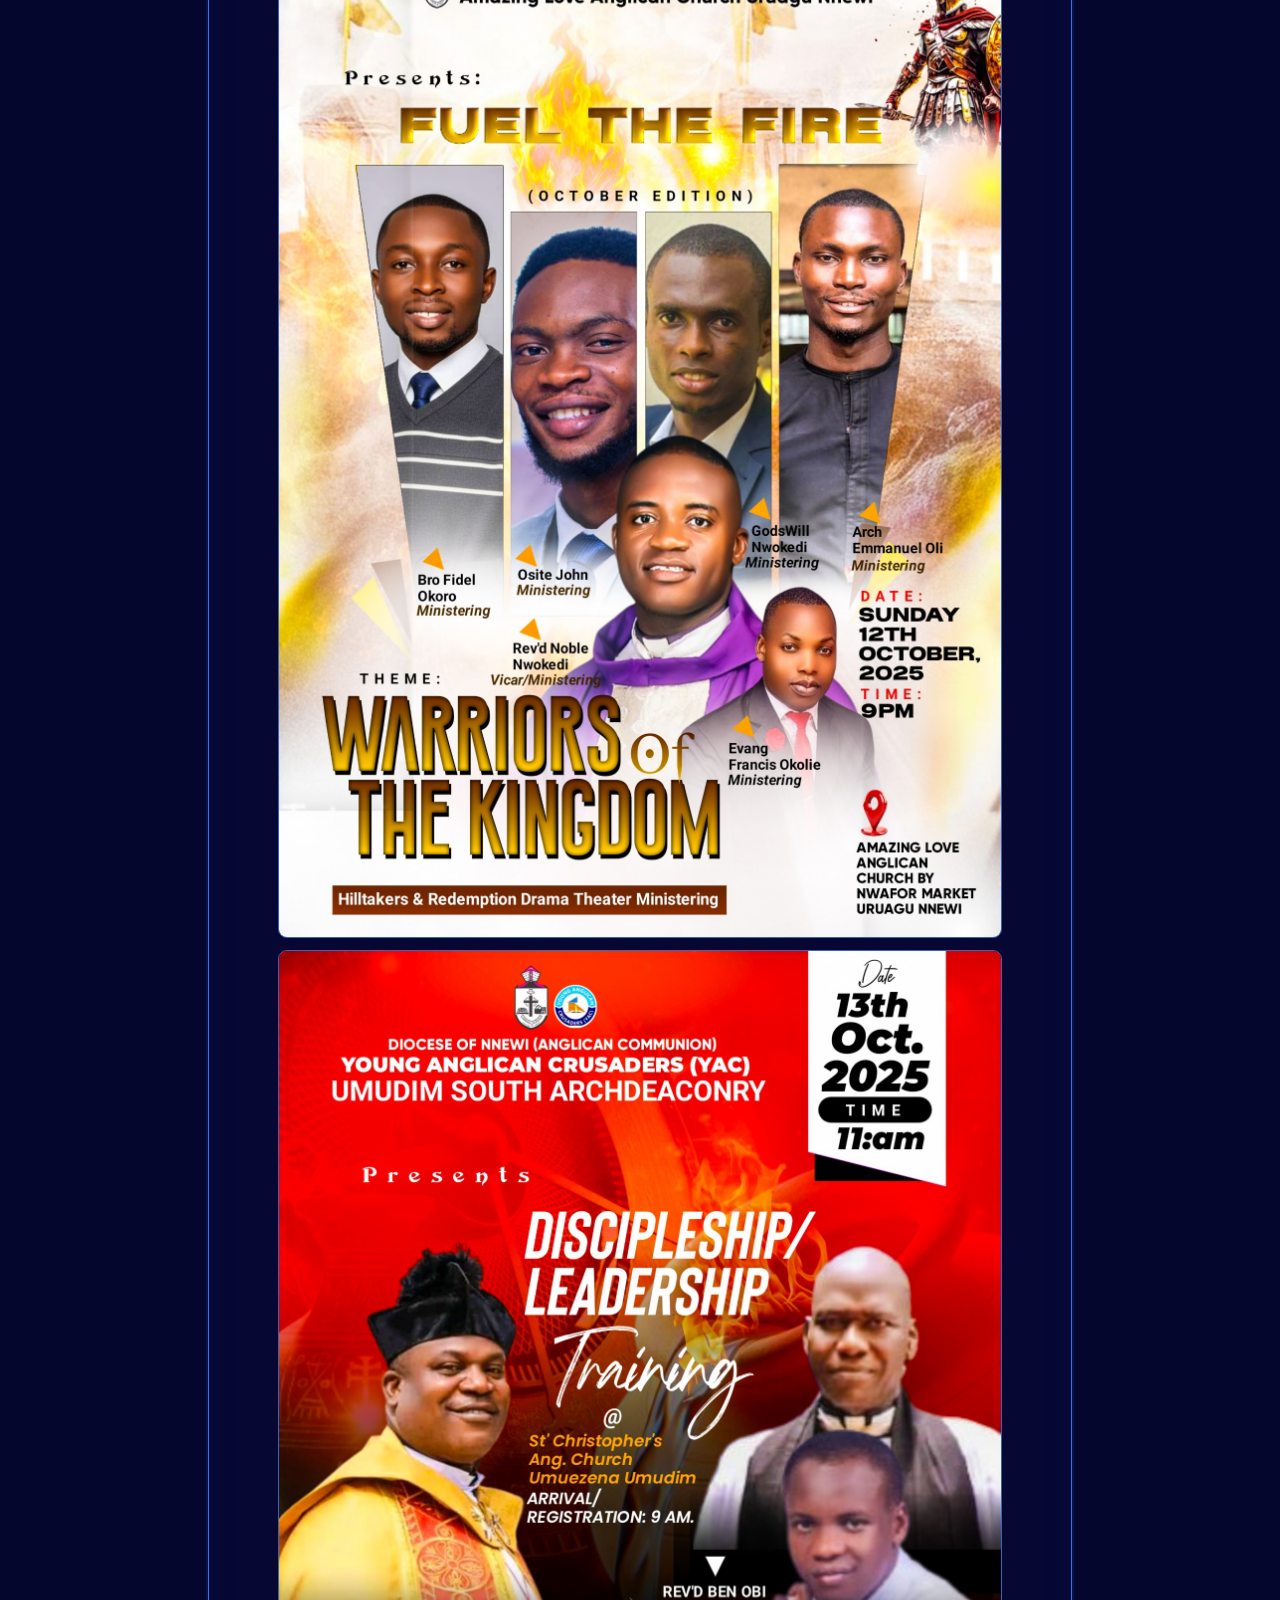
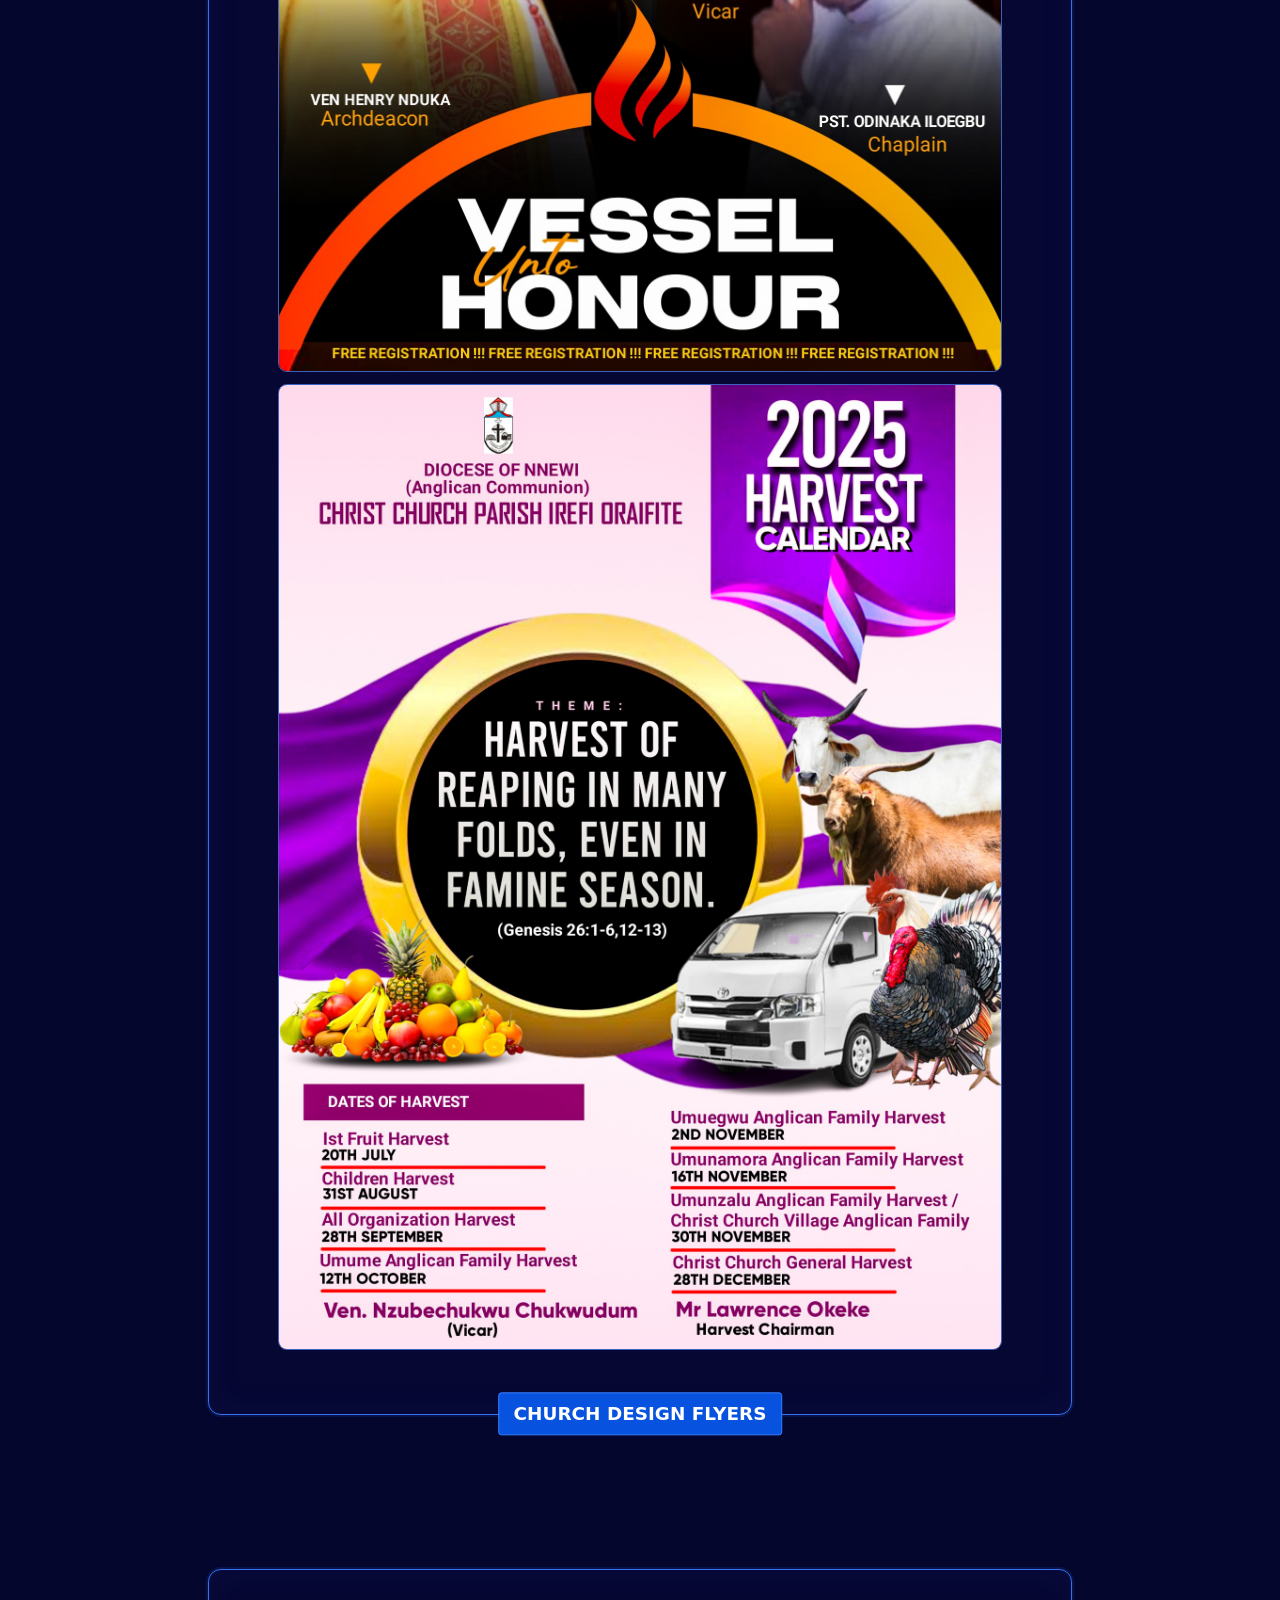
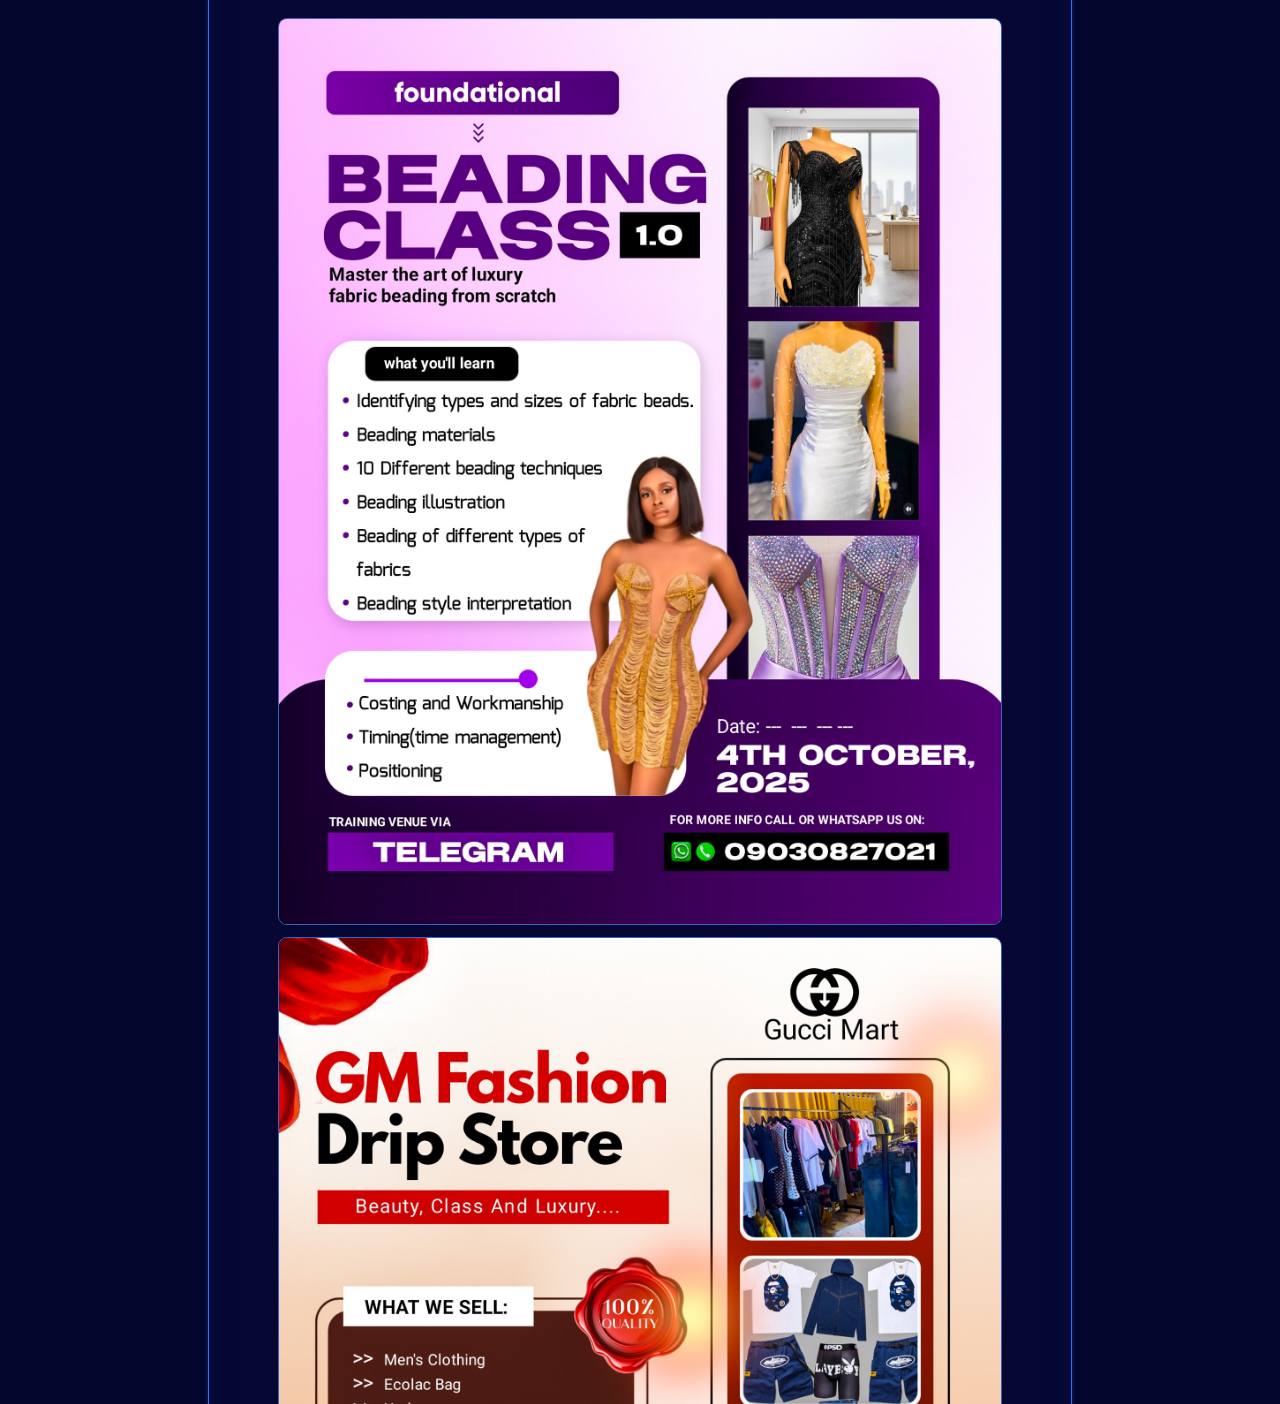
<file: social-brands.html>
<!doctype html>
<html lang="en">
<head>
<meta charset="utf-8">
<meta name="viewport" content="width=device-width, initial-scale=1">
<meta http-equiv="refresh" content="0; url=index.html#social-brands">
<title>Social Media Flyers · Brands | RokcityDesigns</title>
</head>
<body>
<p><a href="index.html#social-brands">Open Social Media Flyers · Brands</a></p>
</body>
</html>
</file>
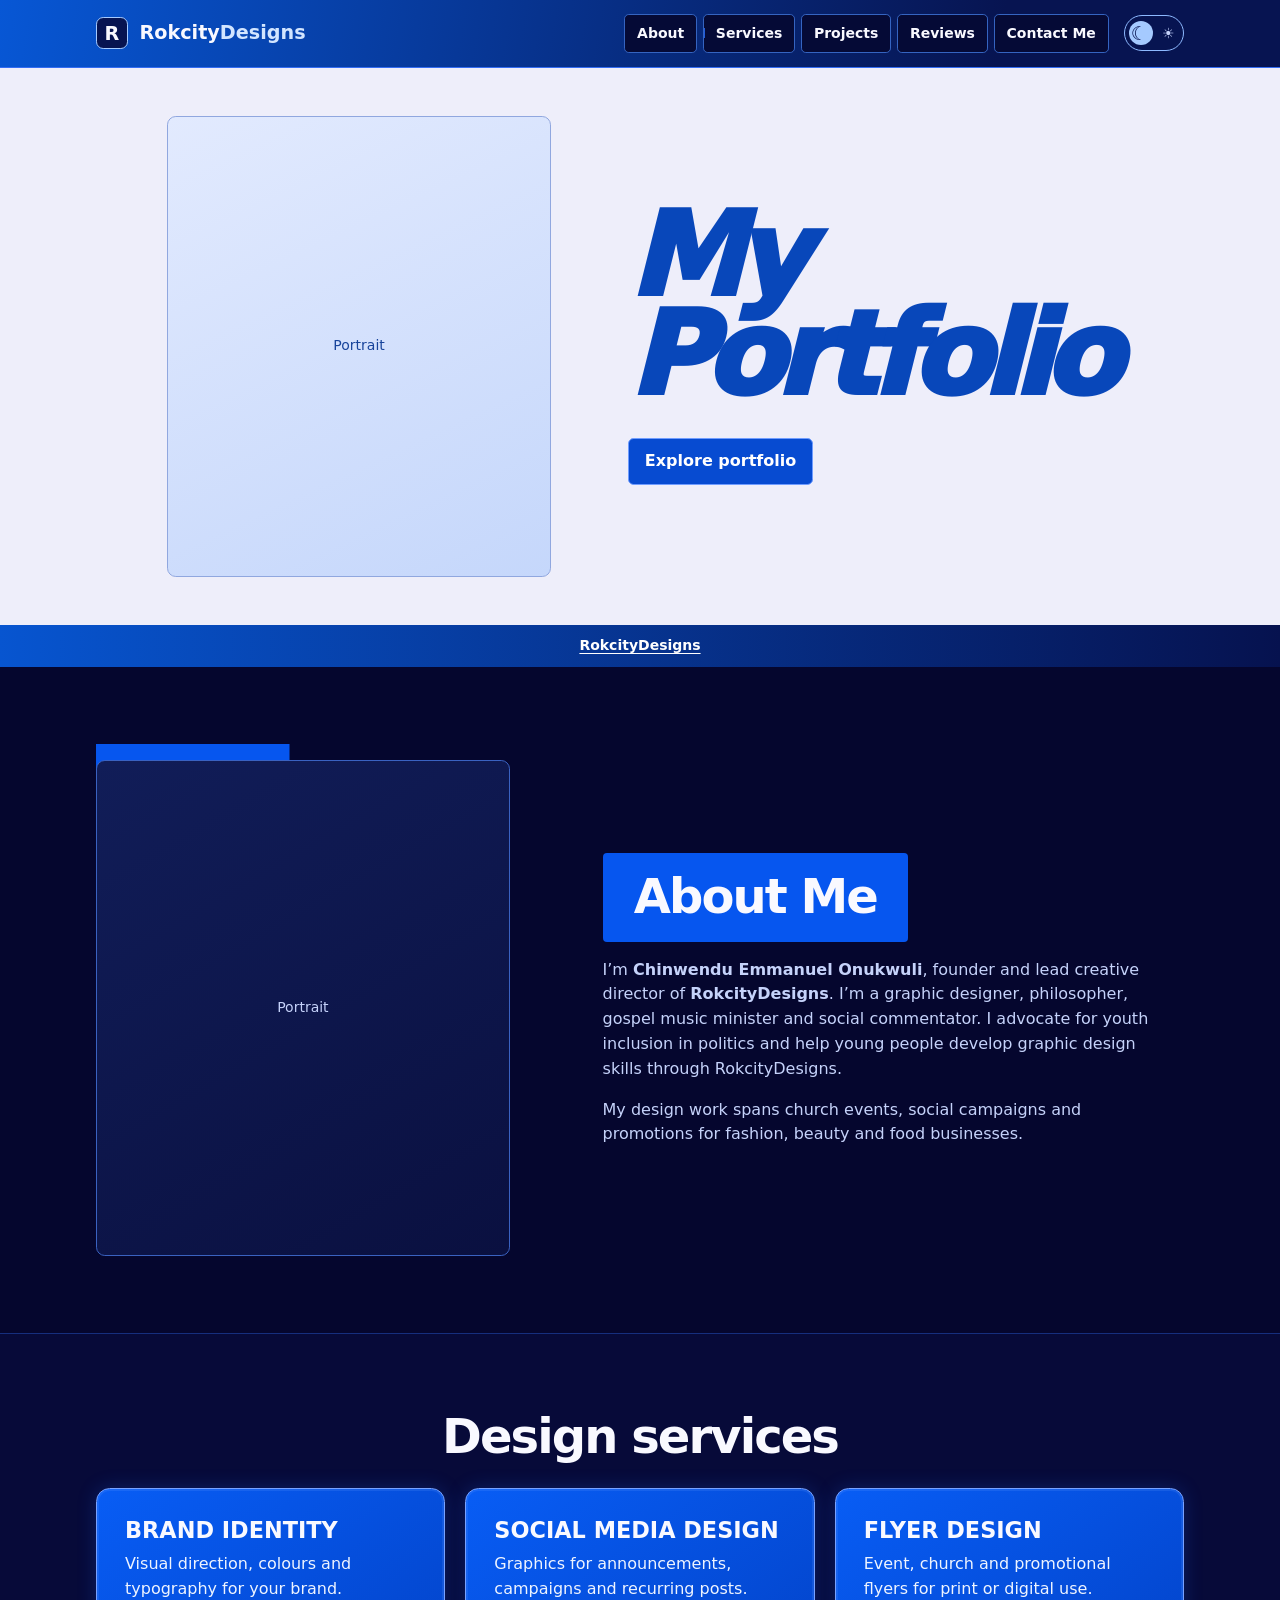
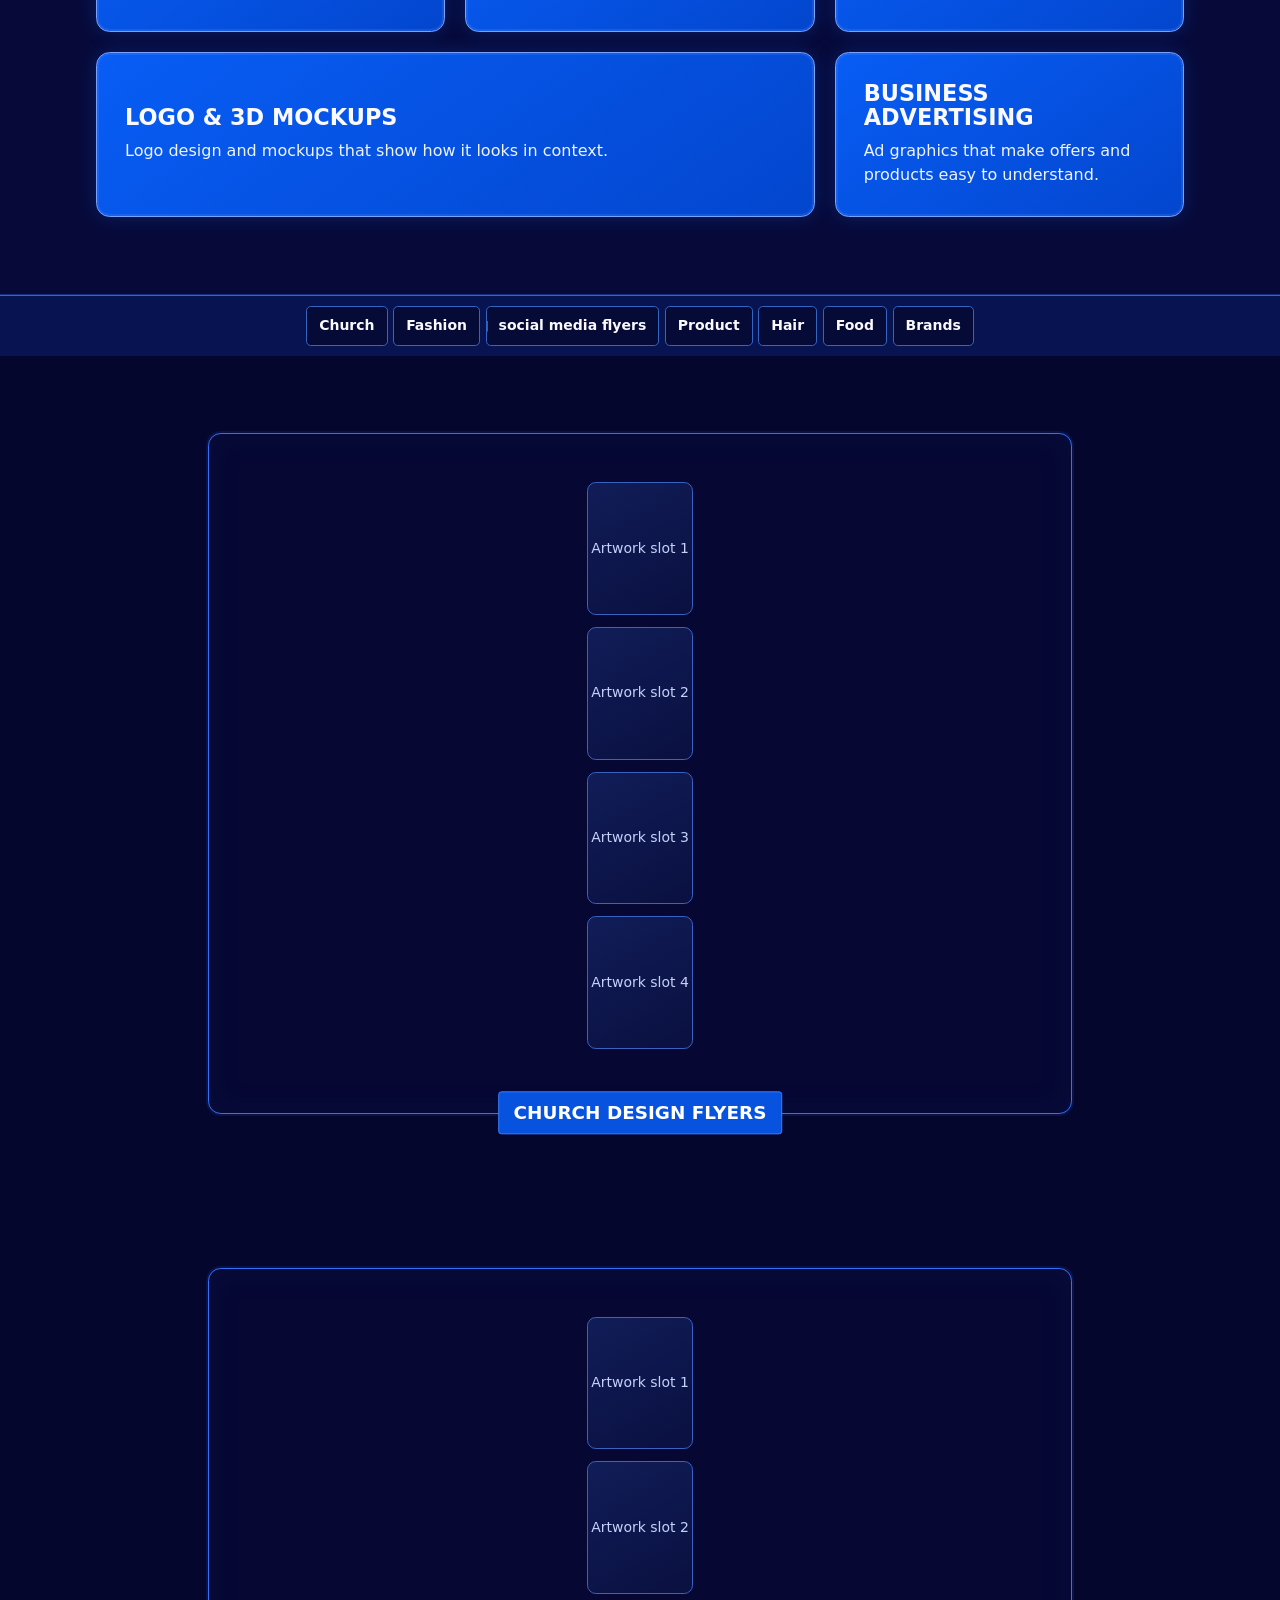
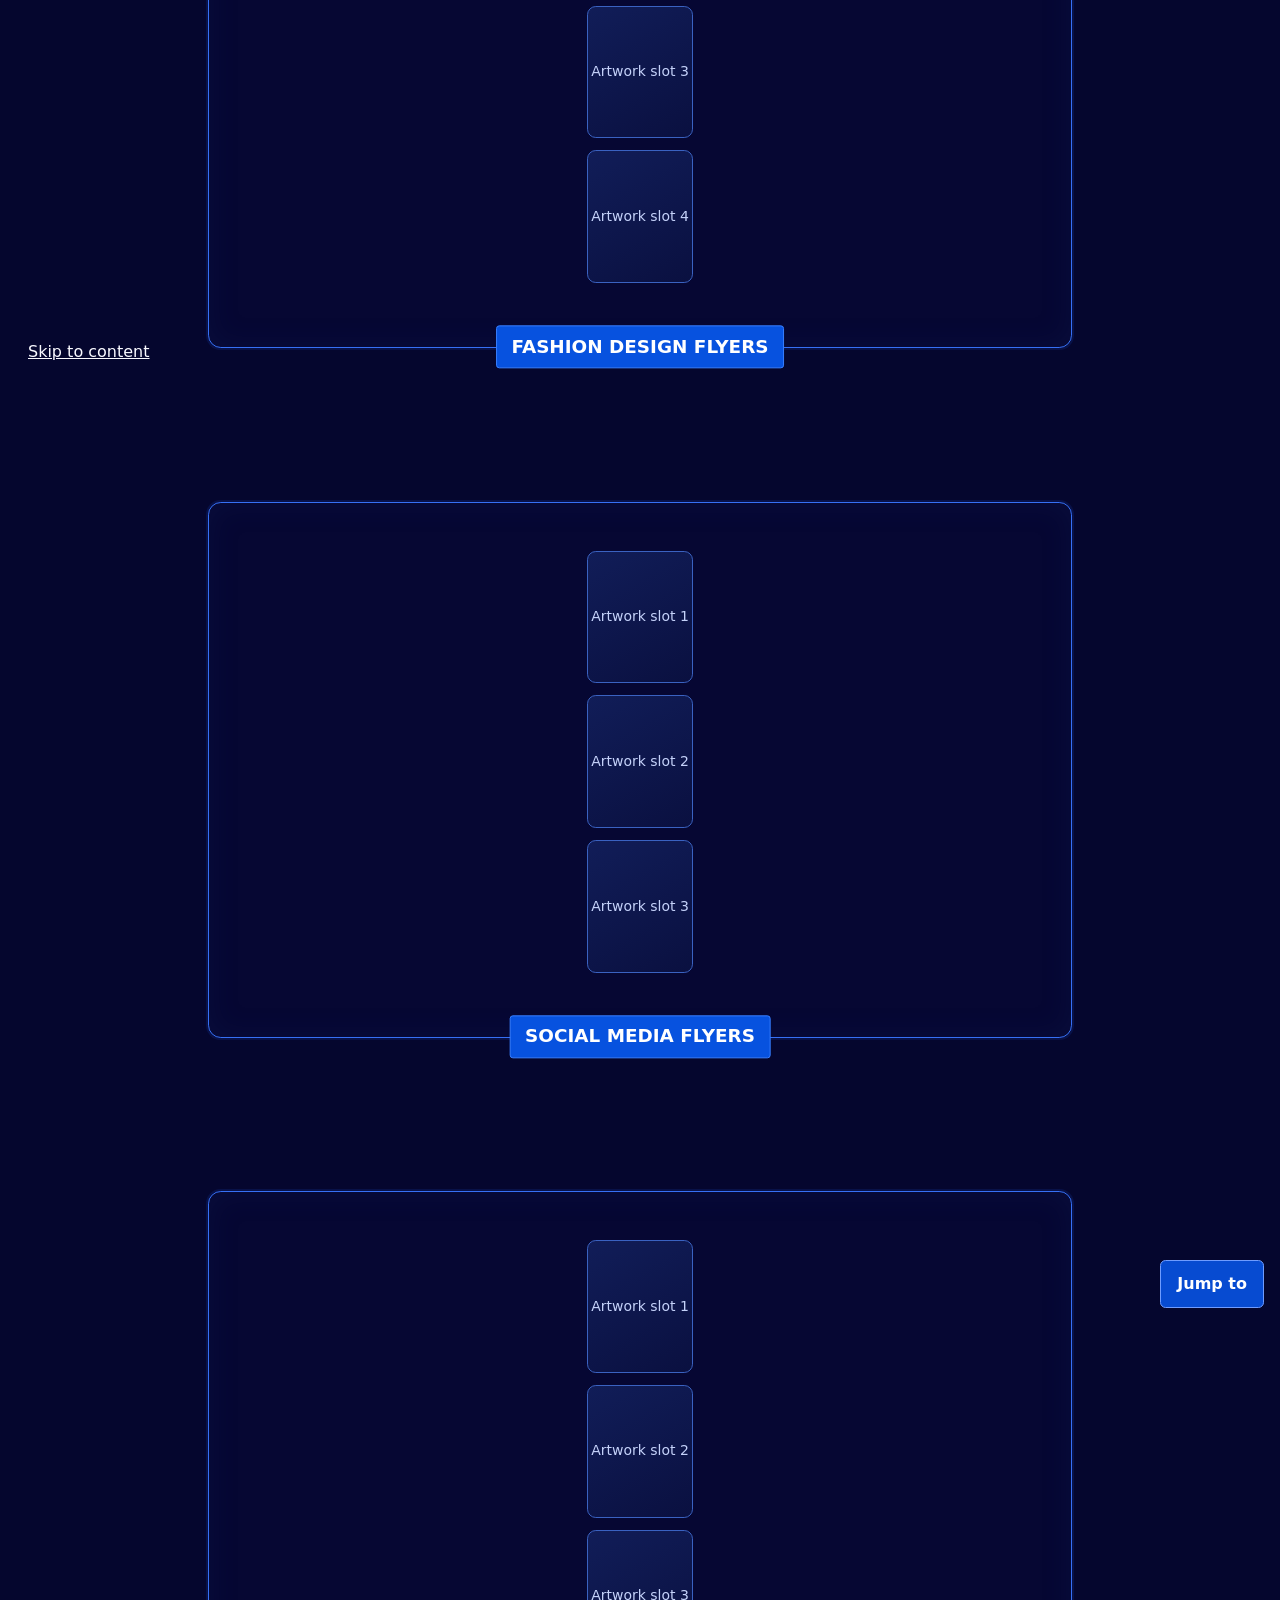
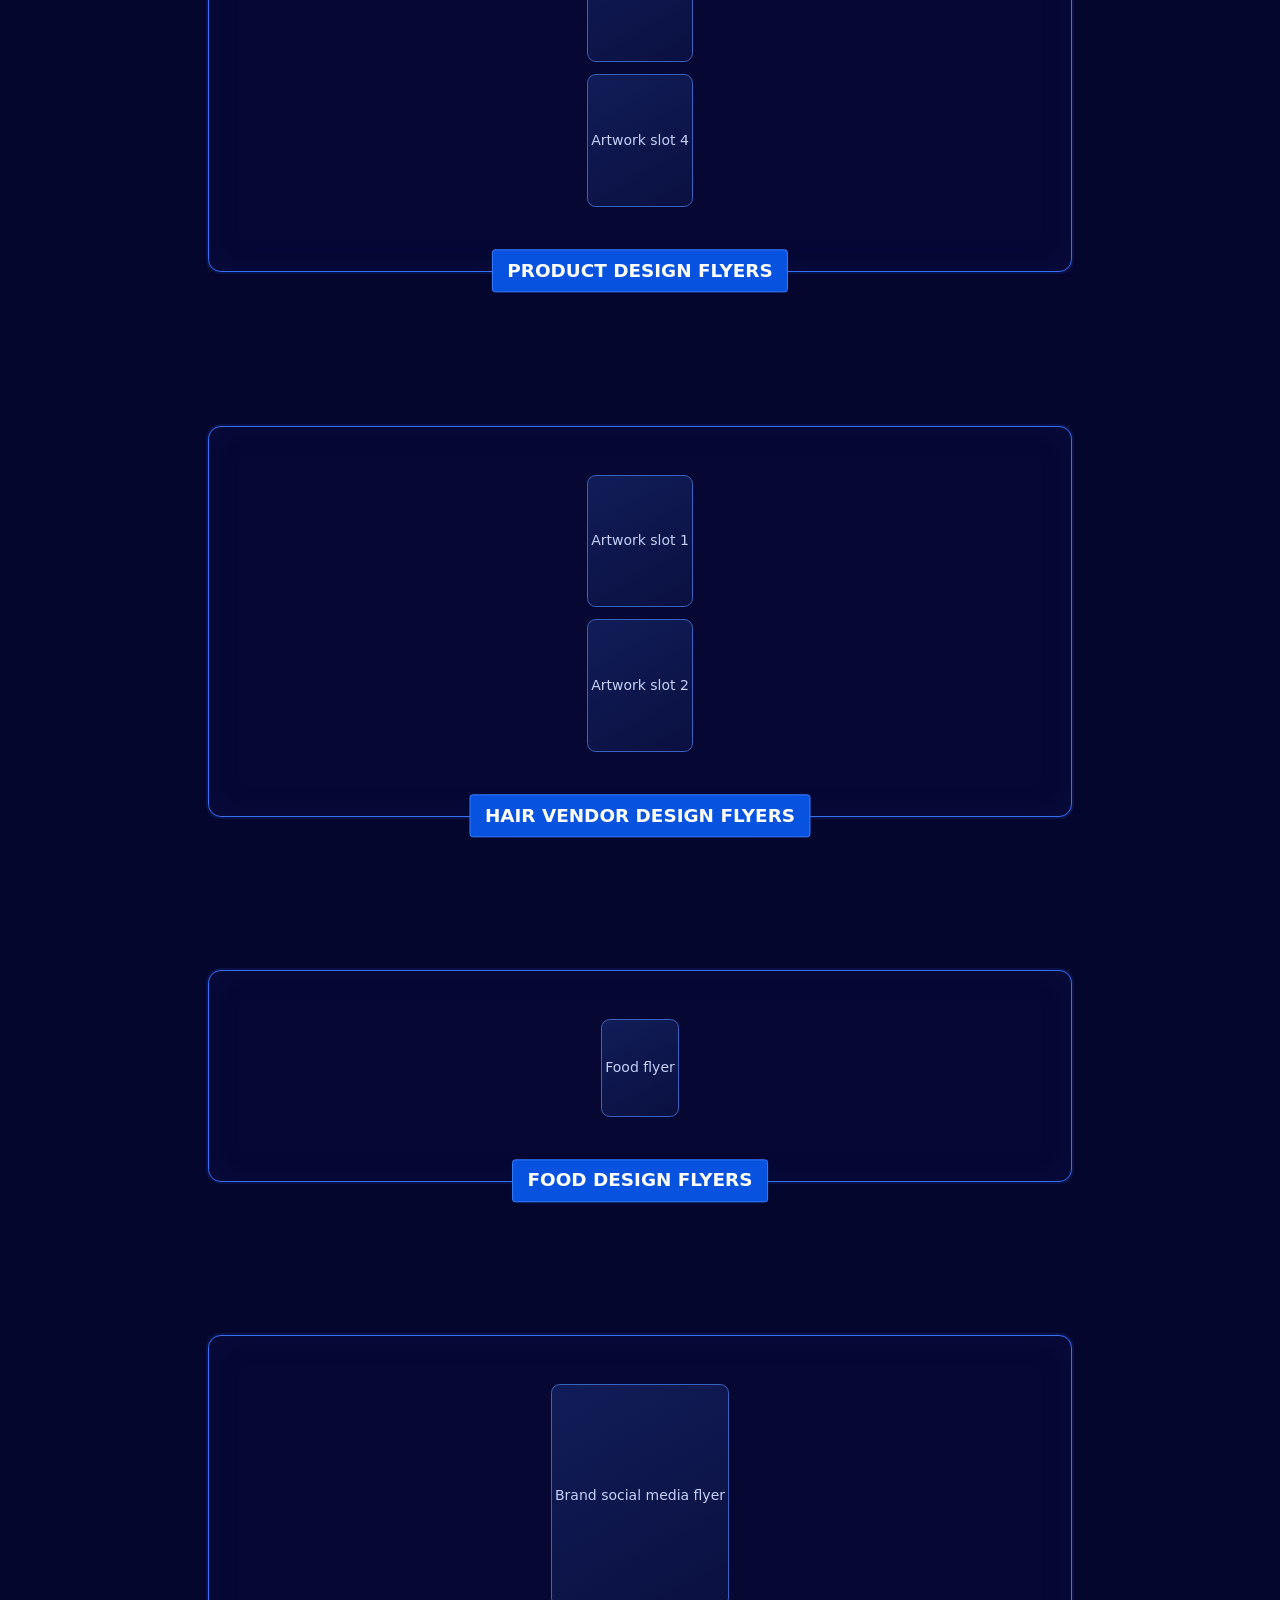
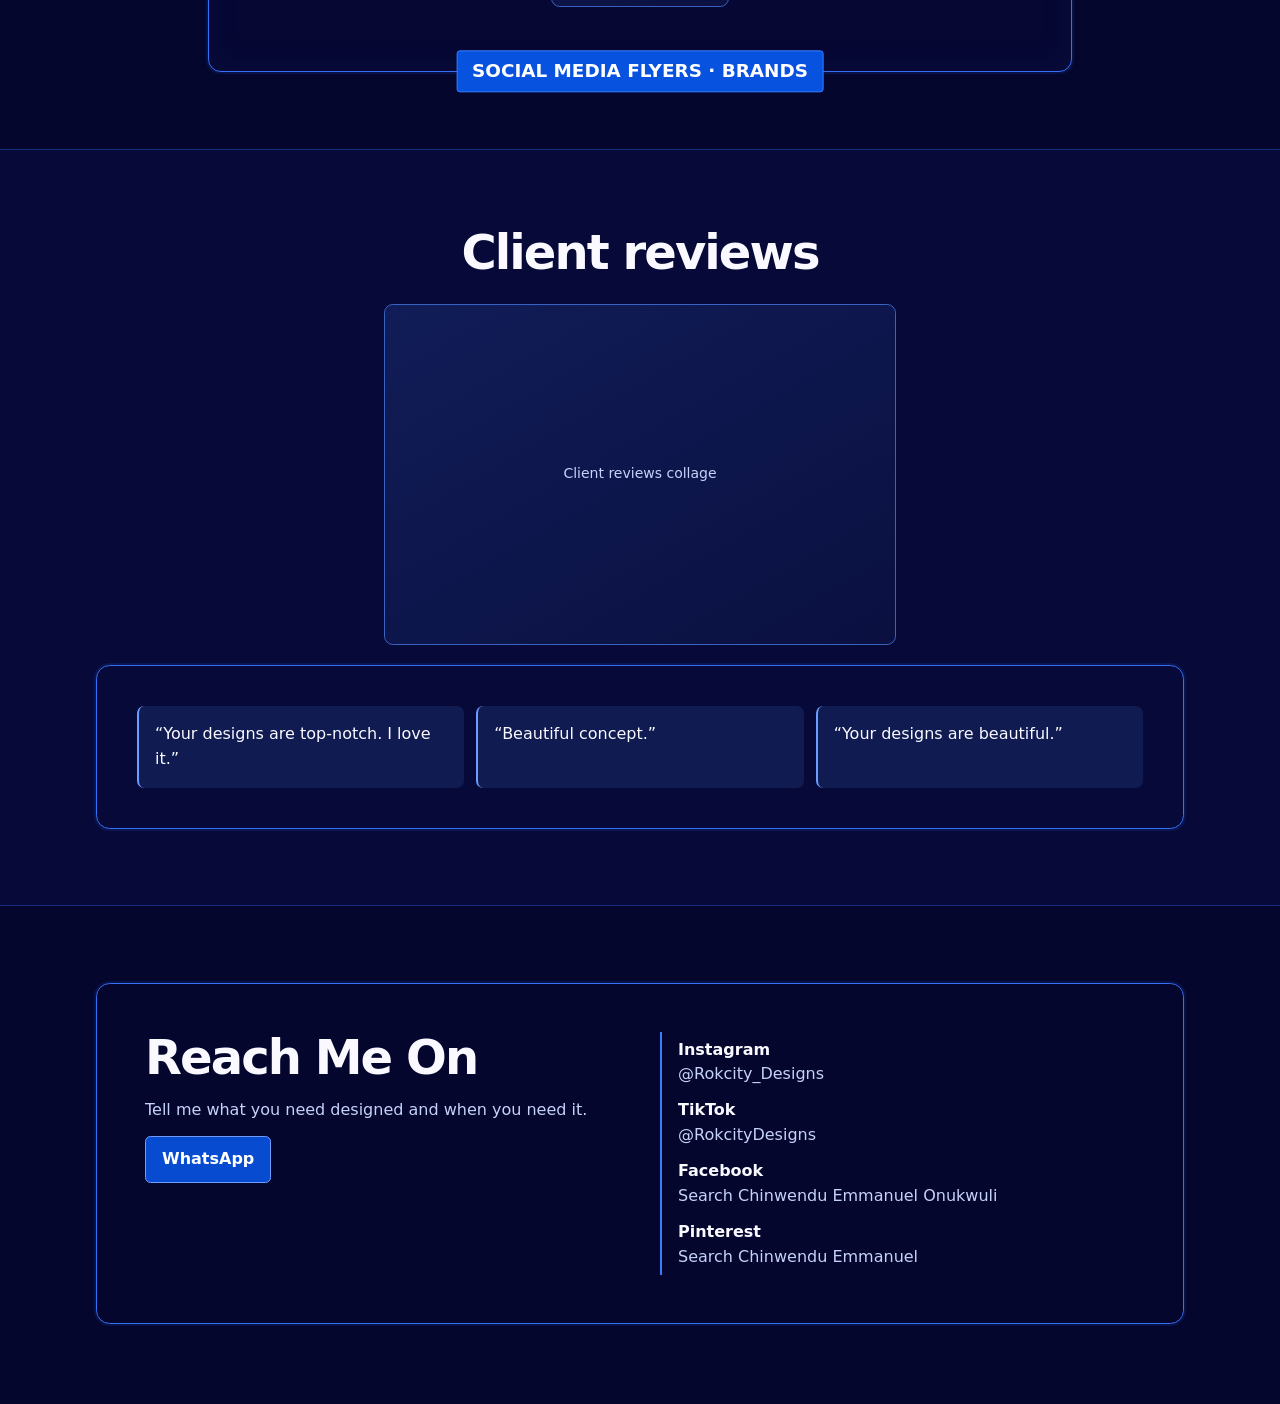
<file: social-geotech.html>
<!doctype html>
<html lang="en">
<head>
<meta charset="utf-8">
<meta name="viewport" content="width=device-width, initial-scale=1">
<meta http-equiv="refresh" content="0; url=index.html#social-geotech">
<title>social media flyers | RokcityDesigns</title>
</head>
<body>
<p><a href="index.html#social-geotech">Open social media flyers</a></p>
</body>
</html>
</file>
<file: styles.css>
:root {
  color-scheme: dark;
  font-family: Inter, "Segoe UI", system-ui, sans-serif;
  line-height: 1.55;
  --navy: #05062e;
  --bar: #071451;
  --blue: #0656ef;
  --edge: #3670f5;
  --paper: #eeeefa;
  --white: #f9f9ff;
  --muted: #c5d2fa;
}
* { box-sizing: border-box; }
[hidden] { display: none !important; }
body { margin: 0; background: var(--navy); color: var(--white); }
a { color: inherit; }
button { font: inherit; cursor: pointer; }
a:focus-visible, button:focus-visible { outline: 3px solid #8db9ff; outline-offset: 3px; }
h1, h2, h3, p, figure, blockquote { margin: 0; }
h1, h2, h3 { line-height: 1.08; }
h2 { font-size: clamp(1.8rem, 4vw, 3rem); letter-spacing: -.04em; }
p { color: var(--muted); }
.wrap { width: min(100% - 2rem, 68rem); margin-inline: auto; }
.skip { position: fixed; top: -6rem; left: 1rem; z-index: 4; background: var(--navy); padding: .75rem; }
.skip:focus { top: 1rem; }
.header { --gradient-start: #0757d5; --gradient-end: #071451; background: linear-gradient(100deg, var(--gradient-start), var(--gradient-end) 78%); border-bottom: 1px solid #346df4; }
.bar { display: flex; flex-wrap: wrap; justify-content: space-between; align-items: center; gap: .7rem 1.5rem; padding-block: .85rem; }
.brand, nav a, .button { text-decoration: none; }
.brand { font-size: 1.2rem; font-weight: 850; }
.brand span:not(.mark) { color: #d2e5ff; }
.mark { display: inline-grid; place-items: center; width: 2rem; height: 2rem; border: 1px solid #a5caff; border-radius: .45rem; background: var(--bar); margin-right: .3rem; }
nav { display: flex; min-width: 0; overflow-x: auto; gap: .35rem; padding: .35rem; margin: -.35rem; }
nav a { flex: 0 0 auto; white-space: nowrap; padding: .5rem .75rem; border: 1px solid #3564c1; border-radius: .3rem; background: #050a36; font-size: .875rem; font-weight: 700; }
.hero { background: var(--paper); color: #0847ba; }
.hero-grid { display: grid; grid-template-columns: minmax(0, .9fr) minmax(0, 1.1fr); gap: clamp(1rem, 6vw, 6rem); align-items: center; min-height: clamp(21rem, 46vw, 36rem); padding-block: clamp(1.5rem, 4vw, 3rem); }
.hero-copy { min-width: 0; }
.hero h1 { font-size: clamp(2.2rem, 9vw, 8rem); font-weight: 950; font-style: italic; letter-spacing: -.075em; line-height: .86; padding-right: .12em; }
.actions { margin-top: clamp(1rem, 4vw, 2rem); }
.button { display: inline-block; padding: .65rem 1rem; border: 1px solid #6f9cff; border-radius: .35rem; font-weight: 750; }
.primary { background: #074bd1; color: white; }
.cover-strip { display: flex; flex-wrap: wrap; justify-content: center; gap: .25rem 1.25rem; --gradient-start: #0755d0; --gradient-end: #06124f; background: linear-gradient(90deg, var(--gradient-start), var(--gradient-end)); color: white; padding: .65rem 1rem; font-size: .875rem; font-weight: 650; }
.cover-strip a { text-underline-offset: .18em; }
.section { padding-block: clamp(2.5rem, 6vw, 5.5rem); }
.about { display: grid; grid-template-columns: minmax(0, .85fr) minmax(0, 1.15fr); align-items: center; gap: clamp(1.25rem, 6vw, 5rem); }
.about-copy .page-title { display: inline-block; padding: .38em .65em; background: var(--blue); border-radius: .25rem; }
.about-copy p { margin-top: 1rem; max-width: 55ch; }
.about-portrait { padding: 1rem 1rem 0 0; background: linear-gradient(var(--blue), var(--blue)) 0 0 / 45% 82% no-repeat; }
.band { background: #070a39; border-block: 1px solid #152e7e; }
.band .page-title { text-align: center; margin-bottom: 1.55rem; }
.services, .socials { list-style: none; margin: 0; padding: 0; }
.services { display: grid; grid-template-columns: repeat(3, minmax(0, 1fr)); gap: clamp(.65rem, 2vw, 1.25rem); }
.services li { display: grid; align-content: center; gap: .6rem; min-height: 9rem; padding: clamp(1rem, 3vw, 1.75rem); border: 1px solid #78a2ff; border-radius: .85rem; --gradient-start: #085df5; --gradient-end: #0346ce; background: linear-gradient(145deg, var(--gradient-start), var(--gradient-end)); box-shadow: inset 0 0 0 2px #72a6ff28, 0 0 19px #1b65ff39; }
.services li:nth-child(4) { grid-column: span 2; }
.services h3 { font-size: clamp(1.05rem, 2vw, 1.4rem); text-transform: uppercase; }
.services p { color: #eef4ff; }
.media { display: grid; grid-template-columns: repeat(3, minmax(0, 1fr)); gap: clamp(.3rem, 1vw, .6rem); }
.media > span, .media button { display: grid; place-items: center; min-width: 0; aspect-ratio: 4/5; border: 1px solid #3a62c1; border-radius: .55rem; color: var(--muted); --gradient-start: #111d58; --gradient-end: #0a1040; background: linear-gradient(150deg, var(--gradient-start), var(--gradient-end)); text-align: center; font-size: .875rem; overflow: hidden; }
.media > span { padding: .2rem; }
.media button { position: relative; width: 100%; padding: 0; transition: border-color .18s, transform .18s; }
.media button:hover { border-color: #b1d2ff; transform: translateY(-3px); }
.media img { display: block; position: absolute; inset: 0; width: 100%; height: 100%; object-fit: contain; object-position: center; }
.project .media { grid-template-columns: minmax(0, 1fr); justify-items: center; gap: .75rem; }
.project .media button {
  --gallery-image-width: min(100%, 44rem, max(27rem, 70svh));
  width: var(--gallery-image-width);
  aspect-ratio: var(--artwork-ratio, 4 / 5);
}
@media (min-width: 64rem) {
  .project .media button { width: calc(var(--gallery-image-width) * 1.15); }
}
#church .media button:has(img[src="images/church-1.jpg"]) { aspect-ratio: 1452 / 2048; }
#church .media img[src="images/church-1.jpg"] { object-fit: cover; object-position: 12% center; }
.portrait .media, .review-media { grid-template-columns: 1fr; }
.portrait .media > * { width: 100%; aspect-ratio: 5/6; }
.portrait .media img { object-position: center bottom; }
.hero .portrait { width: min(100%, 24rem); justify-self: end; }
.hero .portrait .media > * { color: #18449b; border-color: #90a7df; --gradient-start: #e2eafe; --gradient-end: #c5d7fb; background: linear-gradient(155deg, var(--gradient-start), var(--gradient-end)); }
.quotes, .contact { border: 1px solid var(--edge); border-radius: .85rem; box-shadow: 0 0 0 2px #2462ff20; }
.quotes { display: grid; grid-template-columns: repeat(3, minmax(0, 1fr)); gap: .75rem; padding: clamp(1rem, 4vw, 2.5rem); }
blockquote { padding: 1rem; border-radius: .45rem; border-left: 2px solid #6b9cff; background: #101b51; }
.review-media { max-width: 32rem; margin: 1.25rem auto 0; }
.review-media > * { aspect-ratio: 3/2 !important; }
.contact { display: grid; grid-template-columns: 1fr 1fr; gap: 1.5rem 2.5rem; padding: clamp(1rem, 5vw, 3rem); }
.contact p, .contact .button { margin-top: .85rem; }
.socials { border-left: 2px solid #387fff; padding-left: 1rem; }
.socials a { display: block; padding: .35rem 0; text-decoration: none; font-weight: 700; }
.socials a:hover { text-decoration: underline; }
.socials span { display: block; font-weight: 400; color: var(--muted); overflow-wrap: anywhere; }
dialog { max-width: 95vw; max-height: 95vh; border: 1px solid var(--edge); border-radius: .8rem; background: var(--navy); color: var(--white); }
dialog::backdrop { background: #030611e8; }
dialog form { text-align: right; margin-bottom: .5rem; }
dialog button { background: var(--blue); color: white; border: 0; border-radius: .35rem; padding: .45rem .7rem; }
dialog img { display: block; width: auto; height: auto; max-width: min(100%, 88vw); max-height: 78vh; object-fit: contain; }
@media (max-width: 43rem) {
  .quotes, .contact { grid-template-columns: 1fr; }
  .services { grid-template-columns: repeat(2, minmax(0, 1fr)); }
  .services li:nth-child(4) { grid-column: auto; }
  .services li:last-child { grid-column: span 2; }
}
@media (max-width: 30rem) {
  .hero-grid { min-height: 0; gap: .8rem; }
  .about { grid-template-columns: 1fr; }
  .about-portrait { width: min(65%, 14rem); }
  nav a { padding-inline: .55rem; }
}
@media (prefers-reduced-motion: reduce) {
  .media button { transition: none; }
  .media button:hover { transform: none; }
}
.portfolio-page { display: flex; flex-direction: column; min-height: 100vh; min-height: 100svh; }
.portfolio-page main { flex: 1; }
.hero-grid { min-height: clamp(14rem, 46vw, 31rem); }
.page-title { font-size: clamp(1.8rem, 4vw, 3rem); letter-spacing: -.04em; }
.project { width: min(100% - 2rem, 54rem); }
.project-frame {
  position: relative;
  padding: clamp(.65rem, 4vw, 3rem);
  padding-bottom: clamp(2.5rem, 5vw, 4rem);
  border: 1px solid var(--edge);
  border-radius: .8rem;
  background: #060733;
  box-shadow: 0 0 0 2px #2462ff20, inset 0 0 30px #14286430;
}
.project-title {
  position: absolute;
  bottom: 0;
  left: 50%;
  transform: translate(-50%, 50%);
  width: max-content;
  max-width: calc(100% - 1rem);
  padding: .65rem .9rem;
  border: 1px solid #387fff;
  border-radius: .2rem;
  background: #0752df;
  color: white;
  text-align: center;
  text-transform: uppercase;
  letter-spacing: normal;
  font-size: clamp(.875rem, 2vw, 1.15rem);
}
#reviews .quotes { margin-top: 1.25rem; }
nav a:active { background-color: #0752df; border-color: #8db9ff; }
.project-links { background: var(--bar); border-top: 1px solid #3863cb; }
.project-links > .wrap { padding-block: .65rem; }
.project-nav > :first-child { margin-inline-start: auto; }
.project-nav > :last-child { margin-inline-end: auto; }
@media (max-width: 30rem) {
  .hero-grid { min-height: 0; grid-template-columns: minmax(0, 1fr); gap: 1.25rem; }
  .hero .portrait { width: min(100%, 16rem); justify-self: start; }
}

/* Three horizontal bands slide in behind each text button. */
nav a, .button, dialog button {
  --hover-band: #205fe8;
  --hover-track: var(--bar);
}
nav a {
  --hover-band: #215cdb;
  --hover-track: #050a36;
}
:is(nav a, .button, dialog button) {
  background-image:
    linear-gradient(to right, transparent 50%, var(--hover-band) 50%),
    linear-gradient(to right, var(--hover-band) 50%, transparent 50%),
    linear-gradient(to right, transparent 50%, var(--hover-band) 50%);
  background-repeat: no-repeat;
  background-size: 200% 28%;
  background-position: 0 0, 100% 50%, 0 100%;
  transition: background-position .42s cubic-bezier(.2, .75, .3, 1), background-color .25s ease, border-color .25s ease, color .25s ease;
}
:is(nav a, .button, dialog button):is(:focus-visible, :active) {
  background-color: var(--hover-track);
  background-position: 100% 0, 0 50%, 100% 100%;
  border-color: #8db9ff;
}
@media (hover: hover) {
  :is(nav a, .button, dialog button):hover {
    background-color: var(--hover-track);
    background-position: 100% 0, 0 50%, 100% 100%;
    border-color: #8db9ff;
  }
}
@media (prefers-reduced-motion: reduce) {
  :is(nav a, .button, dialog button) { transition: none; }
}

.header-controls {
  display: flex;
  align-items: center;
  gap: .95rem;
  min-width: 0;
  max-width: 100%;
}
.theme-switch {
  position: relative;
  isolation: isolate;
  display: grid;
  grid-template-columns: 1fr 1fr;
  place-items: center;
  flex-shrink: 0;
  width: 3.75rem;
  height: 2.25rem;
  padding: 0;
  border: 1px solid #8db9ff;
  border-radius: 2rem;
  background: #071451;
  color: #c5d2fa;
  transition: background-color .3s, color .3s;
}
.theme-switch::before {
  content: "";
  position: absolute;
  z-index: -1;
  inset: 50% auto auto .23rem;
  height: 1.5rem;
  transform: translateY(-50%);
  width: 1.5rem;
  border-radius: 50%;
  background: #a5caff;
  transition: transform .32s cubic-bezier(.2, .8, .25, 1.15), background-color .3s;
}
.theme-icon { line-height: 1; font-size: 1.05rem; }
.theme-moon { color: #071451; }
.theme-switch[aria-checked="true"] { background: #f2f6ff; color: #344878; }
.theme-switch[aria-checked="true"]::before { transform: translate(1.67rem, -50%); background: #ffdb78; }
.theme-switch[aria-checked="true"] .theme-sun { color: #503900; }

:root[data-theme="light"] {
  color-scheme: light;
  --navy: #f6f8ff;
  --paper: #e7efff;
  --white: #12234e;
  --muted: #374c74;
  --edge: #86a2d9;
}

@property --gradient-start {
  syntax: "<color>";
  inherits: false;
  initial-value: transparent;
}
@property --gradient-end {
  syntax: "<color>";
  inherits: false;
  initial-value: transparent;
}

[data-theme="light"] .header {
  --gradient-start: #dce9ff;
  --gradient-end: #f8fbff;
  border-color: #aec4ed;
}
[data-theme="light"] .brand span:not(.mark) { color: #2357af; }
[data-theme="light"] .mark { background-color: #e1ebff; border-color: #8eace2; }
[data-theme="light"] .cover-strip {
  --gradient-start: #e2ecff;
  --gradient-end: #f2f6ff;
  color: #193f85;
}
[data-theme="light"] .project-links { background-color: #dce9ff; border-color: #aec4ed; }
[data-theme="light"] nav a {
  --hover-band: #c1d6ff;
  --hover-track: #f8fbff;
  background-color: #f8fbff;
  border-color: #9ab2df;
  color: #153e86;
}
[data-theme="light"] nav a:active { background-color: #ebf2ff; }
[data-theme="light"] .band { background-color: #eaf0ff; border-color: #c3d2ef; }
[data-theme="light"] .services li {
  --gradient-start: #fff;
  --gradient-end: #e2edff;
  border-color: #9ab6ea;
  box-shadow: inset 0 0 0 2px #fff8, 0 4px 16px #345aa317;
}
[data-theme="light"] .services p { color: #374c74; }
[data-theme="light"] :is(.project-title, .about-copy .page-title, .primary, dialog button) {
  --hover-band: #c1d6ff;
  --hover-track: #f6f9ff;
  background-color: #dce9ff;
  border-color: #91b1eb;
  color: #143e85;
}
[data-theme="light"] :is(.primary, dialog button):is(:active, :focus-visible) {
  background-color: var(--hover-track);
}
@media (hover: hover) {
  [data-theme="light"] :is(.primary, dialog button):hover { background-color: var(--hover-track); }
}
[data-theme="light"] .project-frame { background-color: #fff; box-shadow: 0 0 0 2px #2462ff20; }
[data-theme="light"] :is(.quotes, .contact) { background-color: #fff; }
[data-theme="light"] blockquote { background-color: #edf3ff; }
[data-theme="light"] :is(.media > span, .media button) {
  --gradient-start: #f2f6ff;
  --gradient-end: #dce8ff;
  border-color: #a6bbe8;
}
[data-theme="light"] .hero .portrait .media > * {
  --gradient-start: #f9fbff;
  --gradient-end: #dce8ff;
}
[data-theme="light"] dialog::backdrop { background-color: #21345eb8; }

.theme-icon { transition: color .3s ease, transform .38s ease; }
.theme-moon, .theme-switch[aria-checked="true"] .theme-sun { transform: scale(1.13) rotate(0); }
.theme-sun { transform: scale(.82) rotate(-45deg); }
.theme-switch[aria-checked="true"] .theme-moon { transform: scale(.82) rotate(-22deg); }

@media (prefers-reduced-motion: no-preference) {
  .animate-theme :is(body, .header, .mark, .hero, .cover-strip, .band, .services li, .project-links,
    .project-frame, .project-title, .about-copy .page-title, .quotes, .contact, blockquote, dialog, .media > span, .media button) {
    transition: background-color .44s ease, border-color .44s ease, color .44s ease, box-shadow .44s ease,
      --gradient-start .44s ease, --gradient-end .44s ease, transform .18s ease;
  }
  .animate-theme :is(p, .brand span, .socials span, h2, h3) { transition: color .44s ease; }
}
@media (prefers-reduced-motion: reduce) {
  .theme-switch, .theme-switch::before, .theme-icon { transition: none; }
}

.jump-button, .jump-menu {
  position: fixed;
  inset: auto max(1rem, env(safe-area-inset-right)) max(1rem, env(safe-area-inset-bottom)) auto;
}
.jump-button { z-index: 3; min-height: 2.75rem; }
.jump-menu {
  bottom: calc(max(1rem, env(safe-area-inset-bottom)) + 3.25rem);
  width: min(23rem, calc(100% - 2rem));
  max-height: min(70dvh, calc(100dvh - 5rem));
  margin: 0;
  padding: .75rem;
  border: 1px solid var(--edge);
  border-radius: .65rem;
  background: var(--navy);
  color: var(--white);
  box-shadow: 0 .5rem 2rem #02042080;
  overflow-y: auto;
}
.jump-menu nav {
  display: grid;
  grid-template-columns: repeat(auto-fit, minmax(min(8rem, 100%), 1fr));
  overflow: visible;
}
.jump-menu a { display: flex; align-items: center; min-height: 2.75rem; }
#contact { padding-bottom: max(5rem, calc(env(safe-area-inset-bottom) + 4rem)); }
</file>
